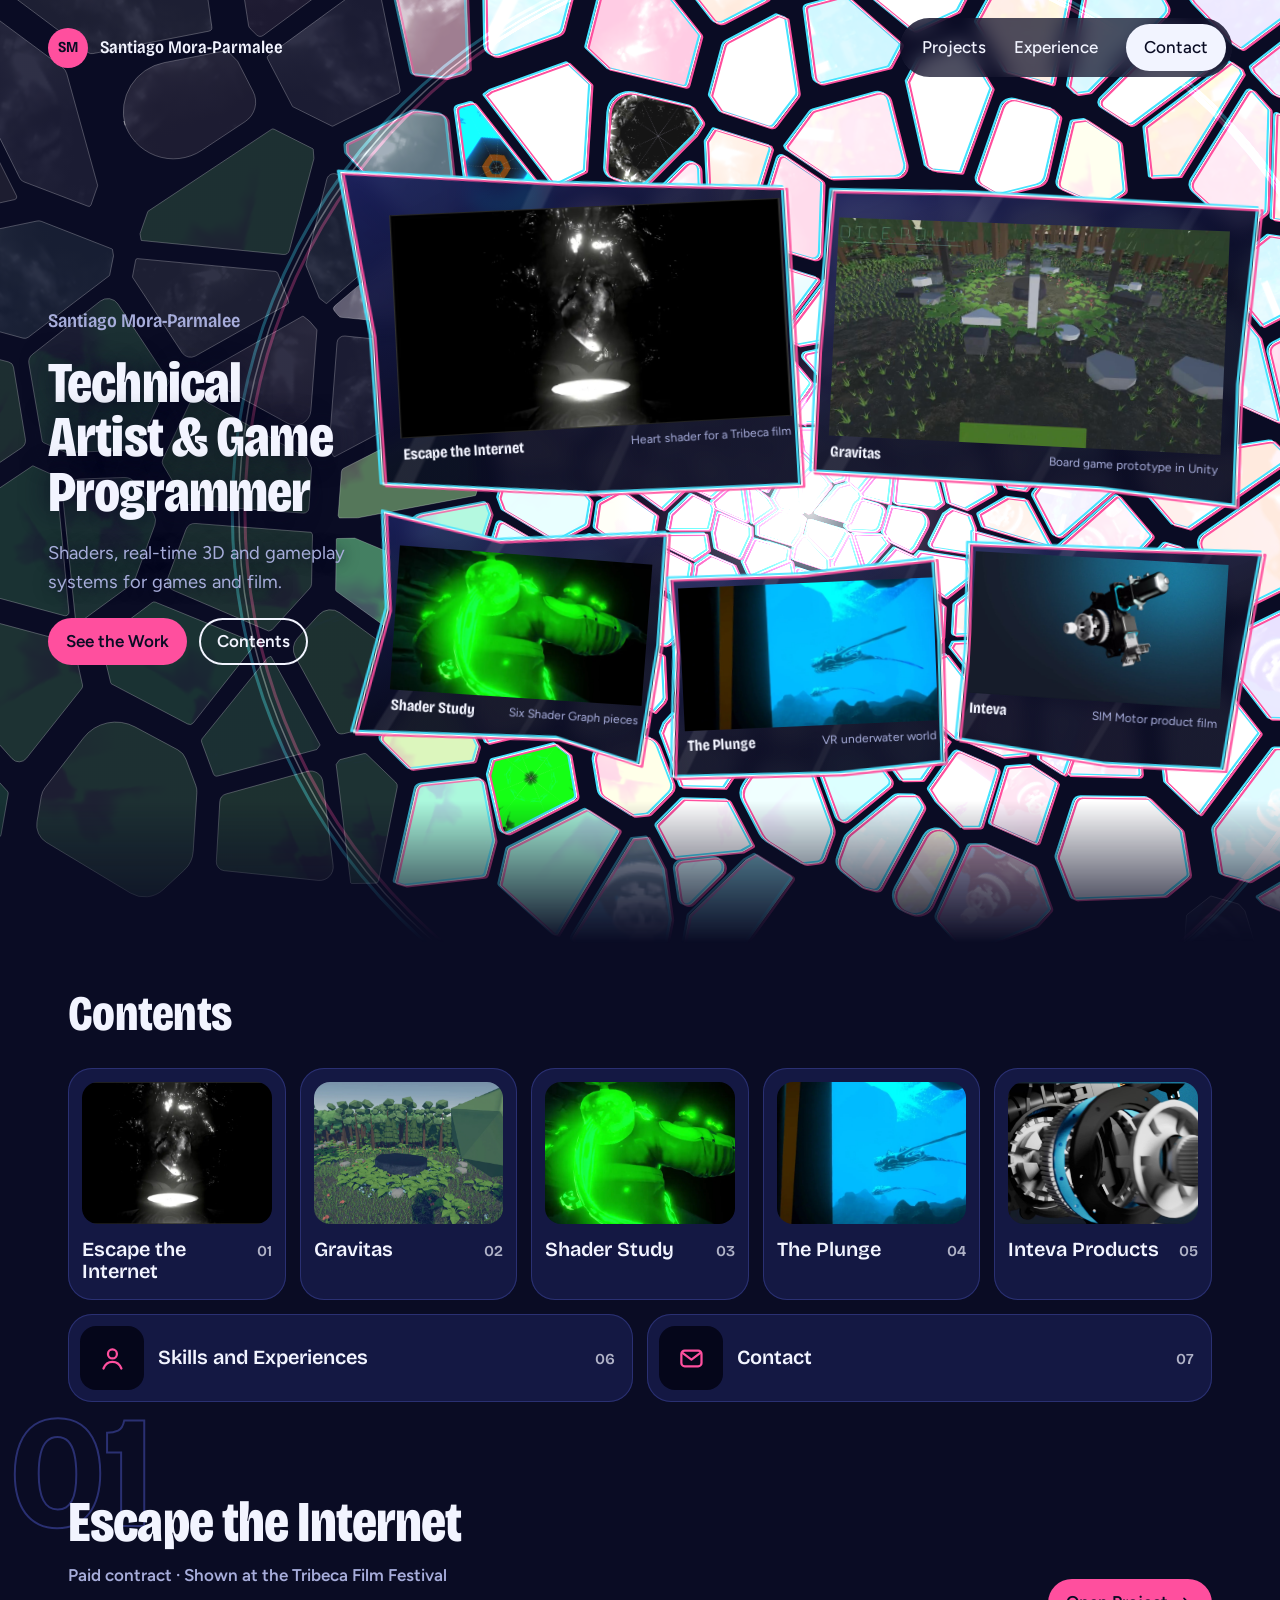
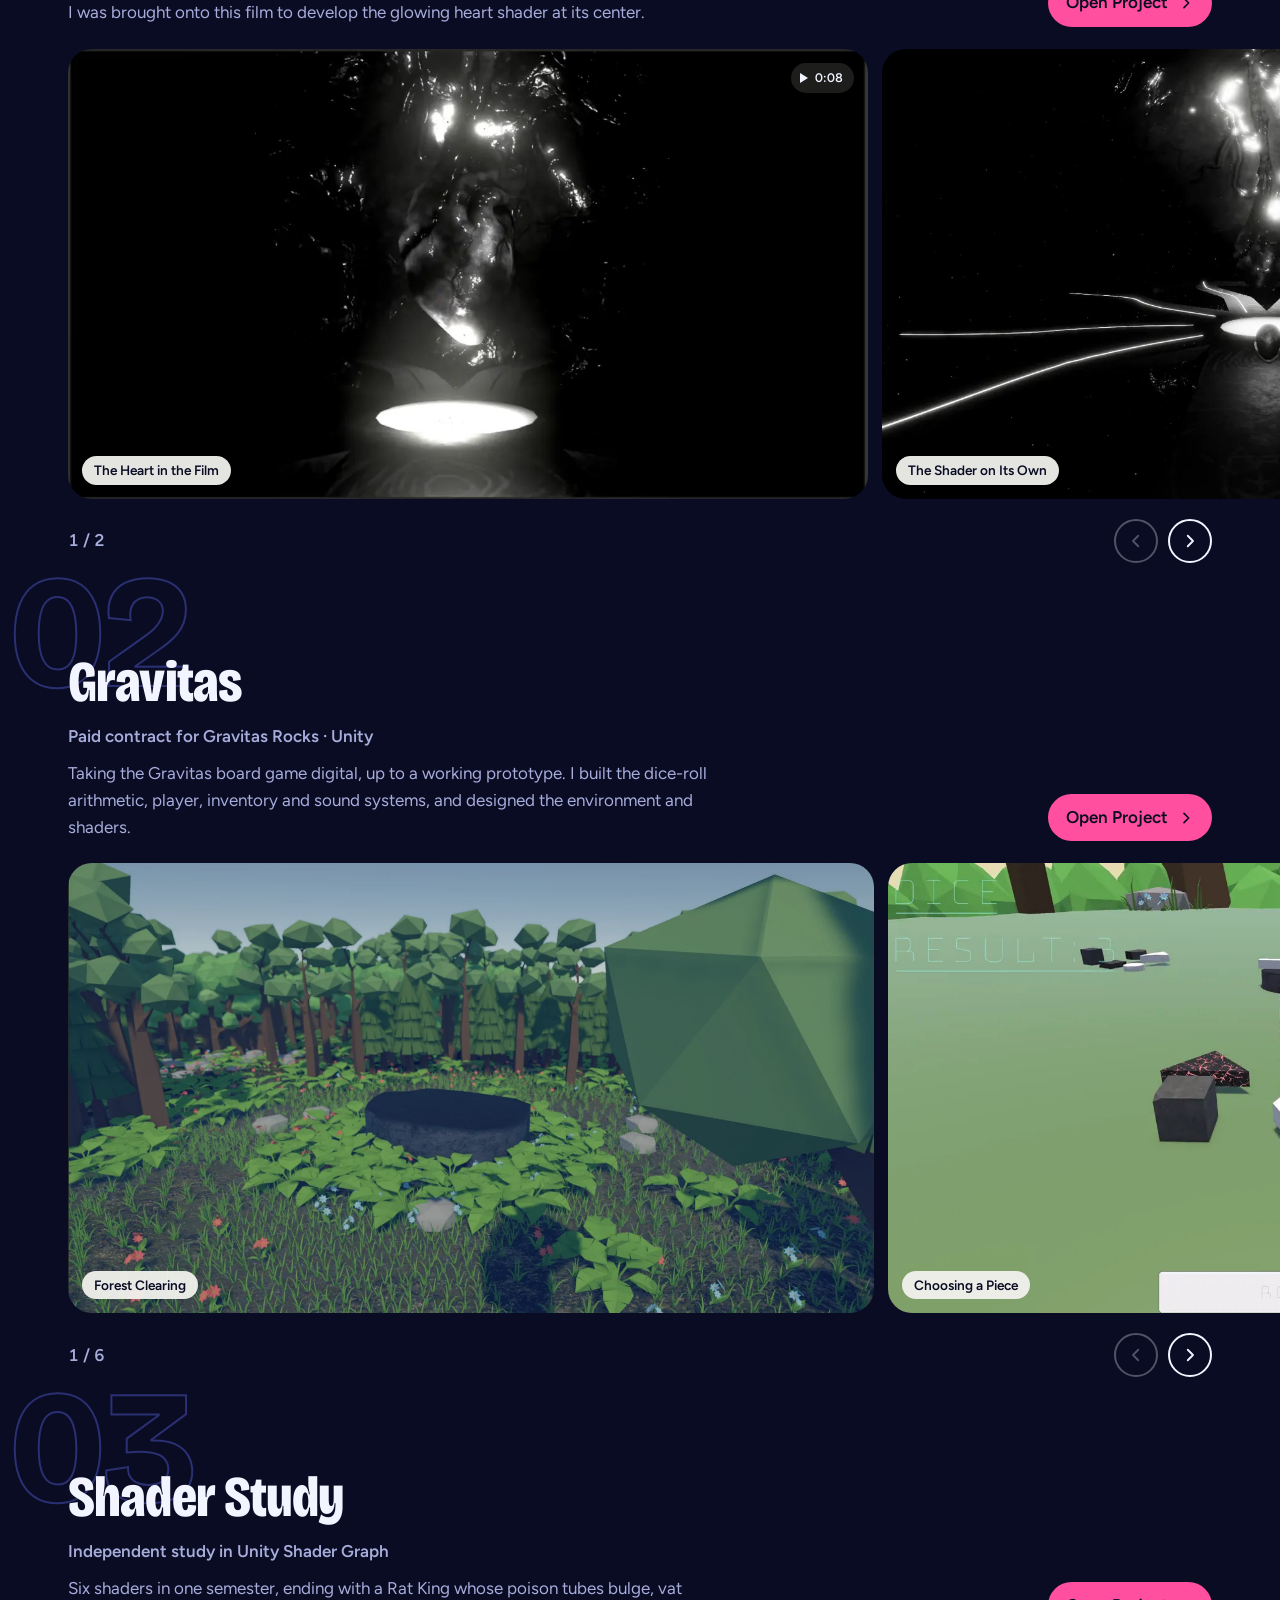
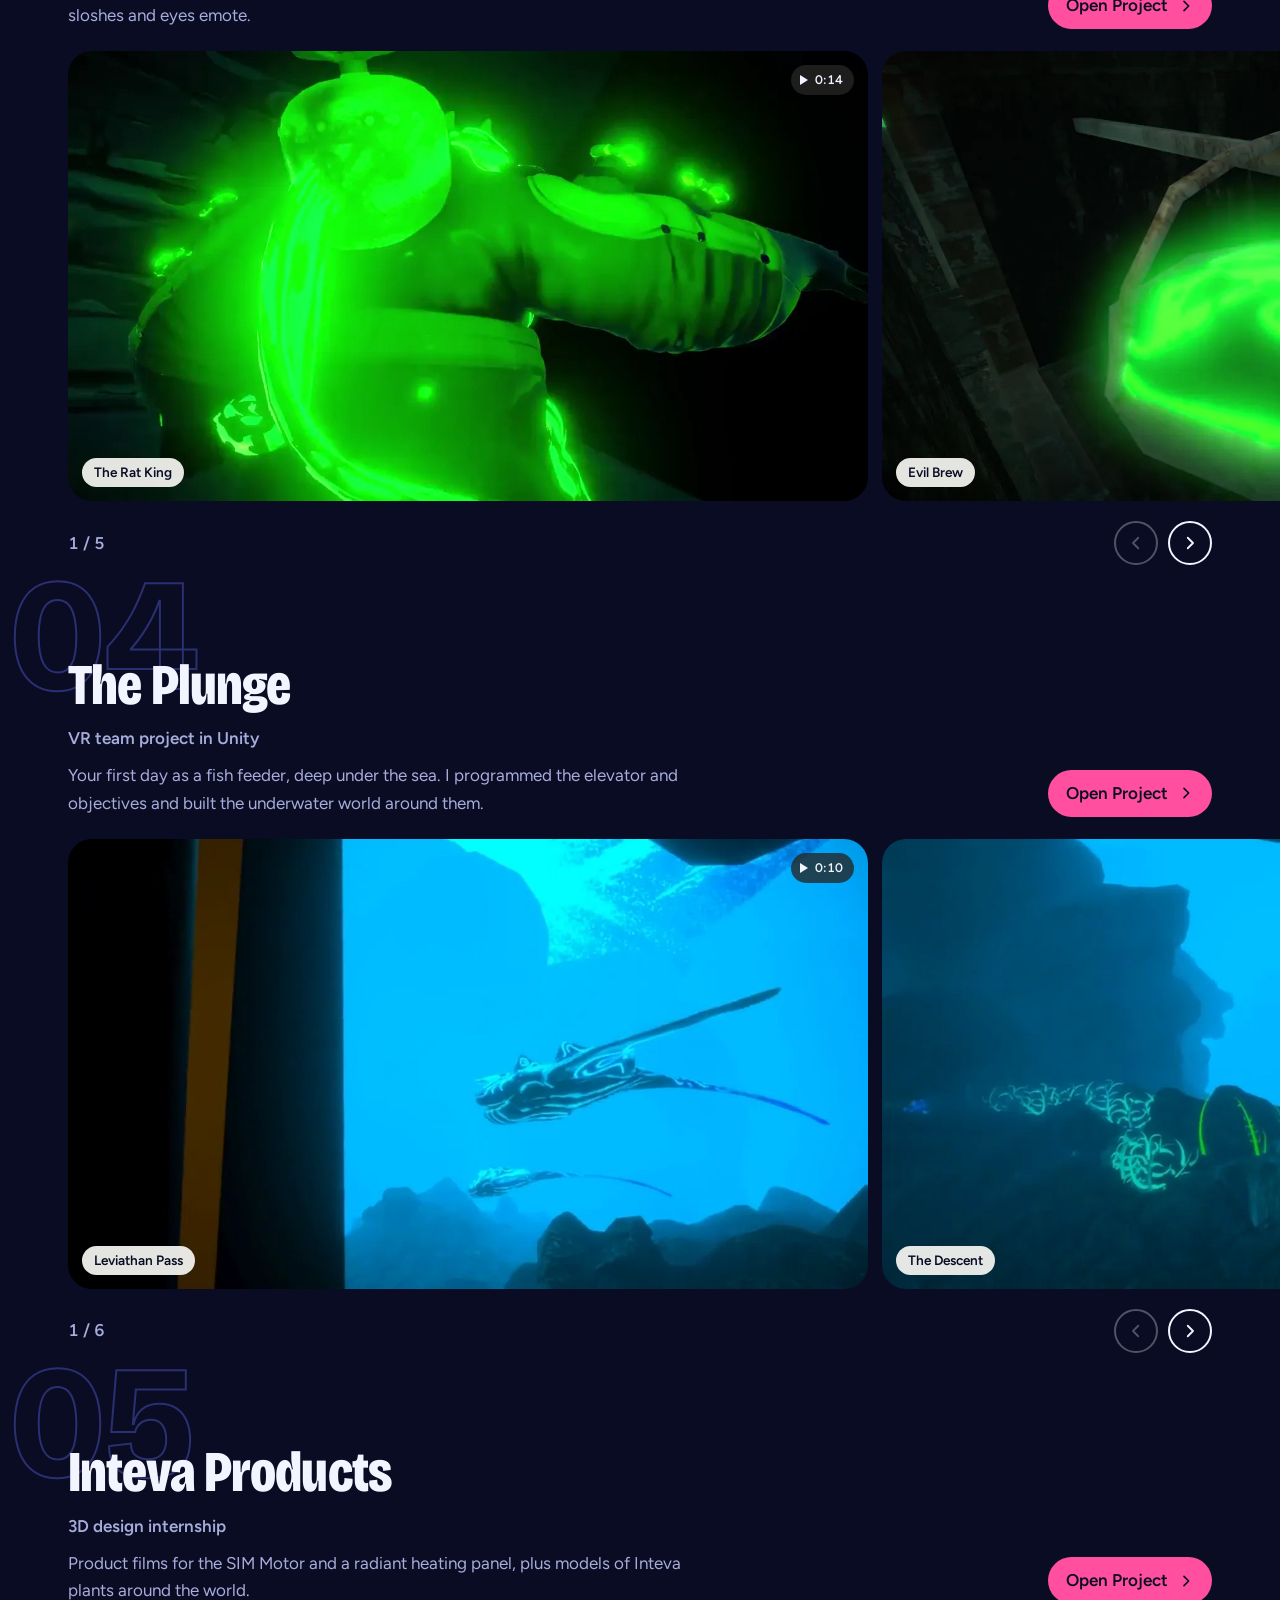
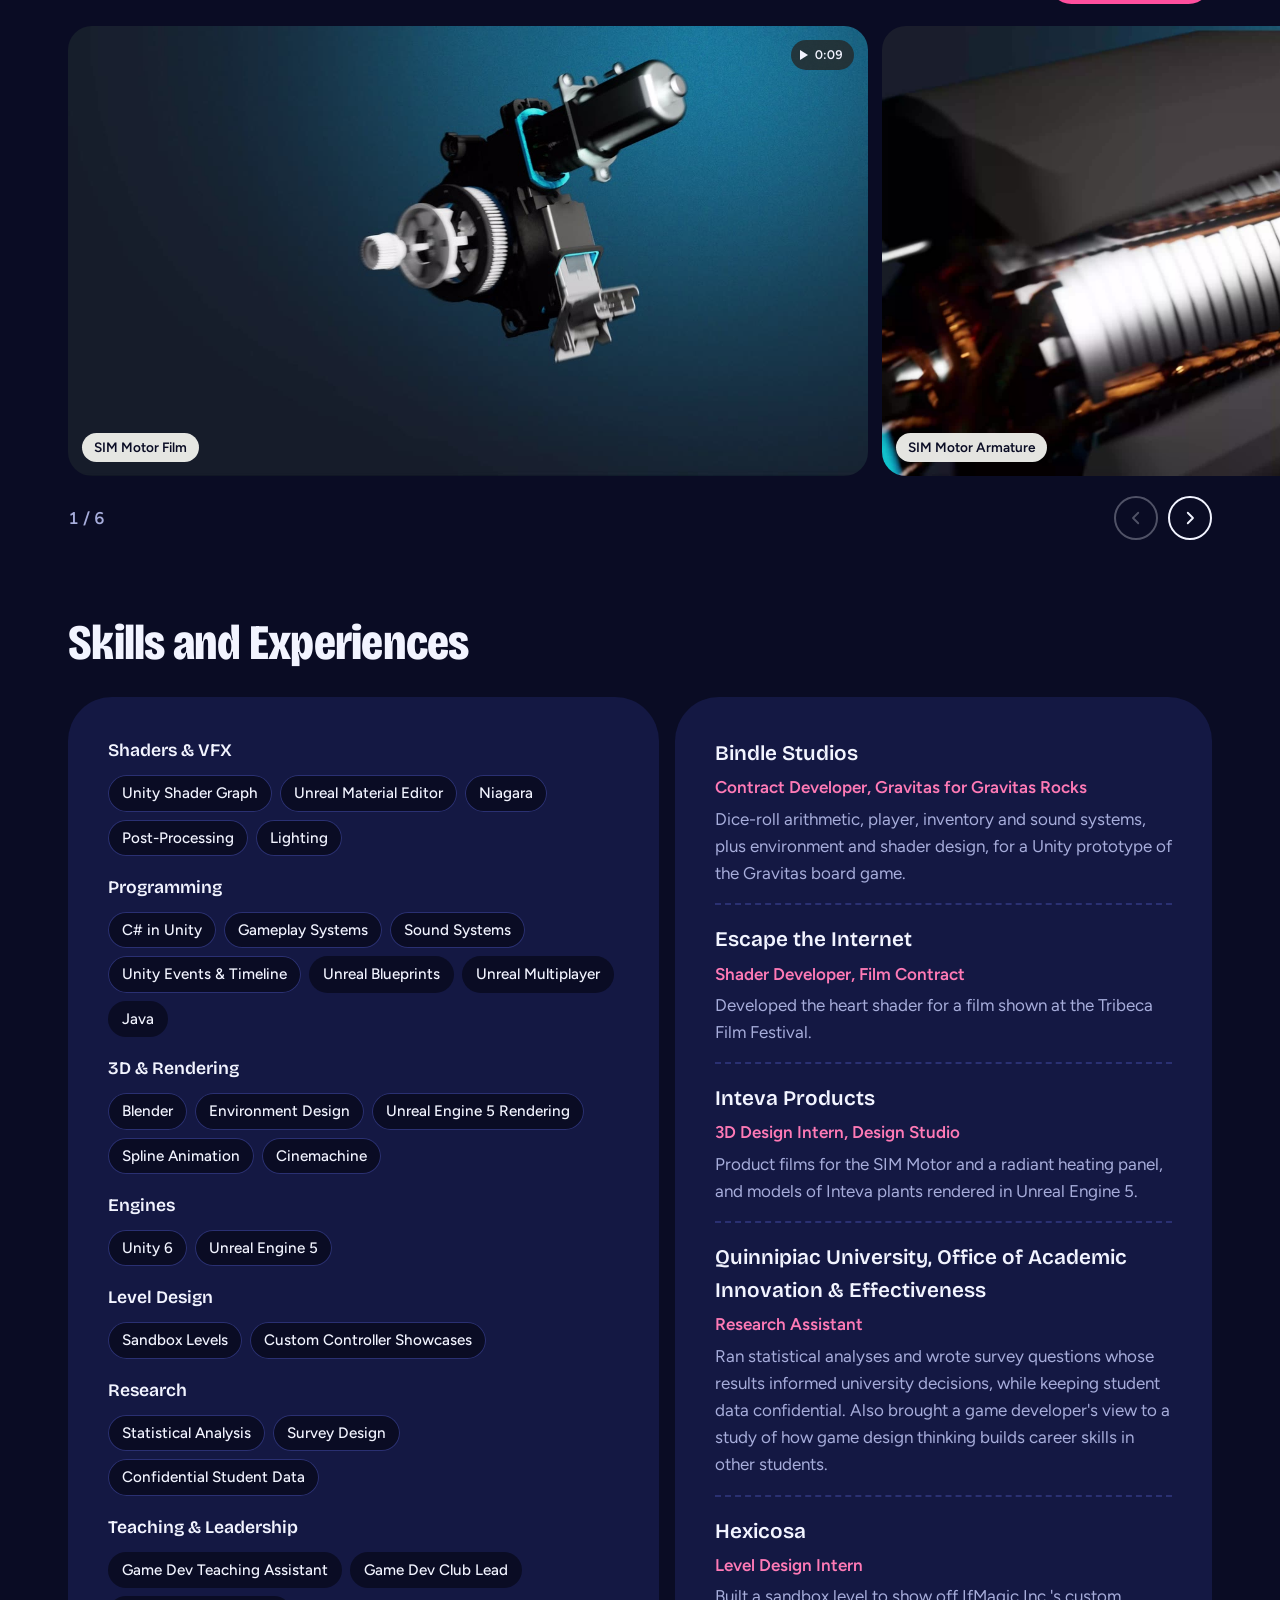
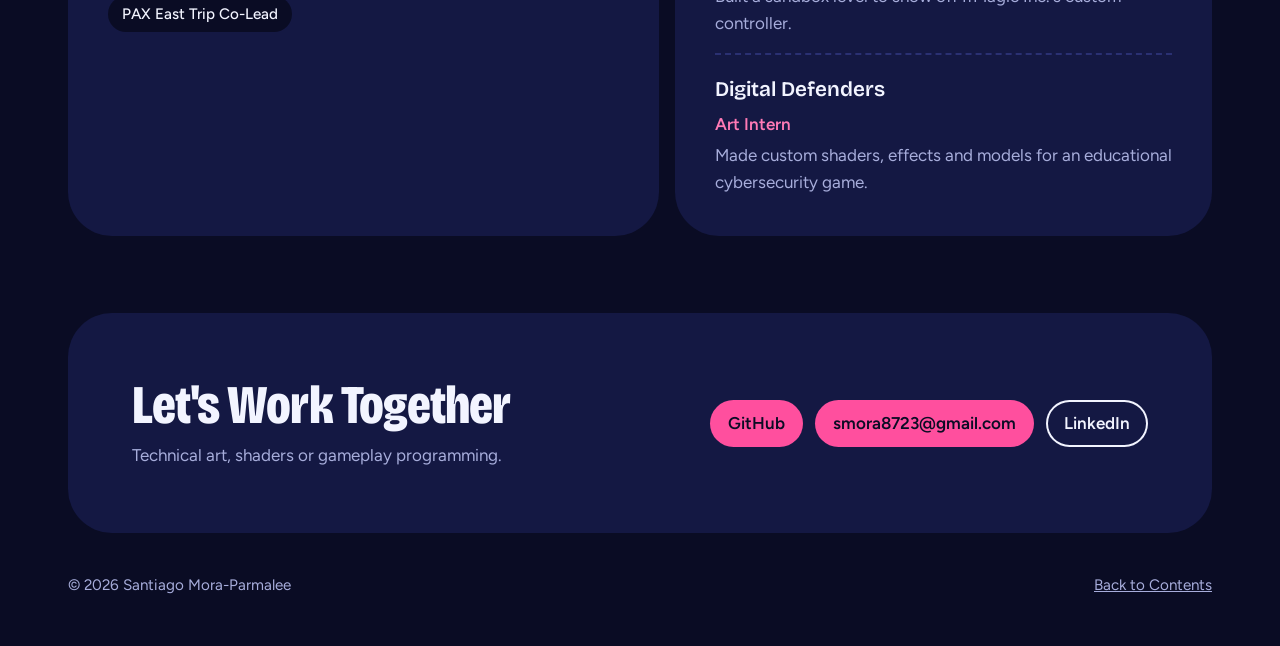
<file: index.html>
<!doctype html>
<html lang="en">
<head>
<meta charset="utf-8">
<meta name="viewport" content="width=device-width, initial-scale=1, viewport-fit=cover">
<title>Santiago Mora-Parmalee</title>
<meta name="description" content="Technical artist and game programmer. Shaders, real-time 3D and gameplay systems for games and film, in Unity and Unreal Engine 5.">
<link rel="preconnect" href="https://fonts.googleapis.com">
<link rel="preconnect" href="https://fonts.gstatic.com" crossorigin>
<link rel="stylesheet" href="https://fonts.googleapis.com/css2?family=Bricolage+Grotesque:opsz,wdth,wght@12..96,75..100,400..800&family=Figtree:wght@400;500;600;700&display=swap">
<link rel="stylesheet" href="css/site.css">
<link rel="stylesheet" href="css/fracture.css">
</head>
<body class="fx">

<header class="site-head home-head">
  <div class="wrap">
    <a class="brand" href="index.html"><span class="mark">SM</span>Santiago Mora-Parmalee</a>
    <nav class="site-nav" aria-label="Main">
      <a href="#contents">Projects</a>
      <a href="#about">Experience</a>
      <a class="pill" href="#contact">Contact</a>
    </nav>
  </div>
</header>

<main>
  <section class="fx-hero" aria-labelledby="hero-title">
    <canvas class="fx-field" aria-hidden="true"></canvas>
    <div class="fx-inner">
      <div class="fx-text">
        <p class="hero-name">Santiago Mora-Parmalee</p>
        <h1 id="hero-title">Technical Artist &amp; Game Programmer</h1>
        <p class="hero-lede">Shaders, real-time 3D and gameplay systems for games and film.</p>
        <div class="hero-actions">
          <a class="pill gold" href="#work">See the Work</a>
          <a class="pill ghost" href="#contents">Contents</a>
        </div>
      </div>
      <div class="fx-stage">
        <a class="shard" href="escape-the-internet.html"><video class="loop" src="../media/escape/heart-in-film.mp4" poster="../media/escape/heart-in-film.jpg" width="1280" height="720" data-len="0:08" muted loop playsinline preload="none" aria-label="Glowing heart shader floating in a beam of light"></video><span class="shard-cap"><strong>Escape the Internet</strong><span>Heart shader for a Tribeca film</span></span></a>
        <a class="shard" href="gravitas.html"><video class="loop" src="../media/gravitas/round-start.mp4" poster="../media/gravitas/round-start.jpg" width="1280" height="720" data-len="0:08" muted loop playsinline preload="none" aria-label="Camera circling the players' pieces laid out around the clearing, then settling on the first player's set"></video><span class="shard-cap"><strong>Gravitas</strong><span>Board game prototype in Unity</span></span></a>
        <a class="shard" href="shader-study.html"><video class="loop" src="../media/shader/ratking-final.mp4" poster="../media/shader/ratking-final.jpg" width="1280" height="720" data-len="0:14" muted loop playsinline preload="none" aria-label="The Rat King, glowing green poison shaders"></video><span class="shard-cap"><strong>Shader Study</strong><span>Six Shader Graph pieces</span></span></a>
        <a class="shard" href="the-plunge.html"><video class="loop" src="../media/plunge/postprocess-global.mp4" poster="../media/plunge/postprocess-global.jpg" width="1280" height="720" data-len="0:10" muted loop playsinline preload="none" aria-label="A leviathan swimming past the diving pod"></video><span class="shard-cap"><strong>The Plunge</strong><span>VR underwater world</span></span></a>
        <a class="shard" href="inteva.html"><video class="loop" src="../media/inteva/motor-flythrough.mp4" poster="../media/inteva/motor-flythrough.jpg" width="1280" height="720" data-len="0:09" muted loop playsinline preload="none" aria-label="Camera flying through the SIM Motor animation"></video><span class="shard-cap"><strong>Inteva</strong><span>SIM Motor product film</span></span></a>
      </div>
    </div>
  </section>

  <section class="section wrap" id="contents" aria-labelledby="contents-t">
    <div class="section-head">
      <h2 id="contents-t">Contents</h2>
    </div>
    <ol class="contents">
      <li class="proj"><a href="#escape-the-internet"><span class="thumb"><img src="../media/escape/heart-in-film.jpg" alt="" loading="lazy"></span><span class="row"><span class="t">Escape the Internet</span><span class="num">01</span></span></a></li>
      <li class="proj"><a href="#gravitas"><span class="thumb"><img src="../media/gravitas/forest-01.jpg" alt="" loading="lazy"></span><span class="row"><span class="t">Gravitas</span><span class="num">02</span></span></a></li>
      <li class="proj"><a href="#shader-study"><span class="thumb"><img src="../media/shader/ratking-final.jpg" alt="" loading="lazy"></span><span class="row"><span class="t">Shader Study</span><span class="num">03</span></span></a></li>
      <li class="proj"><a href="#the-plunge"><span class="thumb"><img src="../media/plunge/postprocess-global.jpg" alt="" loading="lazy"></span><span class="row"><span class="t">The Plunge</span><span class="num">04</span></span></a></li>
      <li class="proj"><a href="#inteva"><span class="thumb"><img src="../media/inteva/motor-gears.jpg" alt="" loading="lazy"></span><span class="row"><span class="t">Inteva Products</span><span class="num">05</span></span></a></li>
      <li class="mini"><a href="#about"><span class="thumb icon"><svg viewBox="0 0 24 24" fill="none" stroke="currentColor" stroke-width="2" stroke-linecap="round" stroke-linejoin="round" aria-hidden="true"><circle cx="12" cy="8" r="4"/><path d="M4 21c1.5-4 4.5-6 8-6s6.5 2 8 6"/></svg></span><span class="row"><span class="t">Skills and Experiences</span><span class="num">06</span></span></a></li>
      <li class="mini"><a href="#contact"><span class="thumb icon"><svg viewBox="0 0 24 24" fill="none" stroke="currentColor" stroke-width="2" stroke-linecap="round" stroke-linejoin="round" aria-hidden="true"><rect x="3" y="5" width="18" height="14" rx="3"/><path d="M4 7l8 6 8-6"/></svg></span><span class="row"><span class="t">Contact</span><span class="num">07</span></span></a></li>
    </ol>
  </section>

  <div id="work">
  <section class="post" id="escape-the-internet" aria-labelledby="escape-the-internet-t">
    <div class="wrap post-head">
      <span class="ghost-num" aria-hidden="true">01</span>
      <div>
        <h2 id="escape-the-internet-t">Escape the Internet</h2>
        <p class="post-meta">Paid contract · Shown at the Tribeca Film Festival</p>
        <p class="sum">I was brought onto this film to develop the glowing heart shader at its center.</p>
      </div>
      <a class="pill gold" href="escape-the-internet.html">Open Project <svg width="16" height="16" viewBox="0 0 24 24" fill="none" stroke="currentColor" stroke-width="2.4" stroke-linecap="round" stroke-linejoin="round" aria-hidden="true"><path d="M9 5l7 7-7 7"/></svg></a>
    </div>
  <div class="reel" data-reel>
    <div class="reel-track" role="group" aria-label="Escape the Internet clips">
      <figure class="slide" style="--ar:1778 / 1000"><video class="loop" src="../media/escape/heart-in-film.mp4" poster="../media/escape/heart-in-film.jpg" width="1280" height="720" data-len="0:08" muted loop playsinline preload="none" aria-label="Glowing heart hovering in a beam of light"></video><figcaption class="cap">The Heart in the Film</figcaption></figure>
      <figure class="slide" style="--ar:1778 / 1000"><video class="loop" src="../media/escape/heart-isolated.mp4" poster="../media/escape/heart-isolated.jpg" width="1280" height="720" data-len="0:10" muted loop playsinline preload="none" aria-label="Heart shader glowing above a flower-shaped base"></video><figcaption class="cap">The Shader on Its Own</figcaption></figure>
    </div>
    <div class="wrap reel-bar">
      <span class="count" aria-live="polite">1 / 2</span>
      <span class="btns"><button class="circle-arrow" type="button" data-prev aria-label="Previous"><svg viewBox="0 0 24 24" fill="none" stroke="currentColor" stroke-width="2.4" stroke-linecap="round" stroke-linejoin="round" aria-hidden="true"><path d="M15 5l-7 7 7 7"/></svg></button><button class="circle-arrow" type="button" data-next aria-label="Next"><svg viewBox="0 0 24 24" fill="none" stroke="currentColor" stroke-width="2.4" stroke-linecap="round" stroke-linejoin="round" aria-hidden="true"><path d="M9 5l7 7-7 7"/></svg></button></span>
    </div>
  </div>
  </section>

  <section class="post" id="gravitas" aria-labelledby="gravitas-t">
    <div class="wrap post-head">
      <span class="ghost-num" aria-hidden="true">02</span>
      <div>
        <h2 id="gravitas-t">Gravitas</h2>
        <p class="post-meta">Paid contract for Gravitas Rocks · Unity</p>
        <p class="sum">Taking the Gravitas board game digital, up to a working prototype. I built the dice-roll arithmetic, player, inventory and sound systems, and designed the environment and shaders.</p>
      </div>
      <a class="pill gold" href="gravitas.html">Open Project <svg width="16" height="16" viewBox="0 0 24 24" fill="none" stroke="currentColor" stroke-width="2.4" stroke-linecap="round" stroke-linejoin="round" aria-hidden="true"><path d="M9 5l7 7-7 7"/></svg></a>
    </div>
  <div class="reel" data-reel>
    <div class="reel-track" role="group" aria-label="Gravitas clips">
      <figure class="slide" style="--ar:1792 / 1000"><button class="zoom" type="button" aria-label="Enlarge: Low-poly forest clearing with the base rock in the middle"><img src="../media/gravitas/forest-01.jpg" width="1600" height="893" loading="lazy" alt="Low-poly forest clearing with the base rock in the middle"></button><figcaption class="cap">Forest Clearing</figcaption></figure>
      <figure class="slide" style="--ar:1778 / 1000"><video class="loop" src="../media/gravitas/piece-select.mp4" poster="../media/gravitas/piece-select.jpg" width="1280" height="720" data-len="0:04" muted loop playsinline preload="none" aria-label="Row of pieces to choose from after a dice roll"></video><figcaption class="cap">Choosing a Piece</figcaption></figure>
      <figure class="slide" style="--ar:1778 / 1000"><video class="loop" src="../media/gravitas/stacking.mp4" poster="../media/gravitas/stacking.jpg" width="1280" height="720" data-len="0:09" muted loop playsinline preload="none" aria-label="Textured piece landing on the glowing pile"></video><figcaption class="cap">Stacking</figcaption></figure>
      <figure class="slide" style="--ar:1778 / 1000"><video class="loop" src="../media/gravitas/landing-indicator.mp4" poster="../media/gravitas/landing-indicator.jpg" width="1280" height="720" data-len="0:05" muted loop playsinline preload="none" aria-label="Shadow circle showing where the held piece will land"></video><figcaption class="cap">Landing Indicator</figcaption></figure>
      <figure class="slide" style="--ar:1778 / 1000"><video class="loop" src="../media/gravitas/title-players.mp4" poster="../media/gravitas/title-players.jpg" width="1280" height="720" data-len="0:07" muted loop playsinline preload="none" aria-label="Title screen with players being added"></video><figcaption class="cap">Adding Players</figcaption></figure>
      <figure class="slide" style="--ar:1786 / 1000"><button class="zoom" type="button" aria-label="Enlarge: The clearing seen between tree trunks"><img src="../media/gravitas/forest-02.jpg" width="1600" height="896" loading="lazy" alt="The clearing seen between tree trunks"></button><figcaption class="cap">Through the Trees</figcaption></figure>
    </div>
    <div class="wrap reel-bar">
      <span class="count" aria-live="polite">1 / 6</span>
      <span class="btns"><button class="circle-arrow" type="button" data-prev aria-label="Previous"><svg viewBox="0 0 24 24" fill="none" stroke="currentColor" stroke-width="2.4" stroke-linecap="round" stroke-linejoin="round" aria-hidden="true"><path d="M15 5l-7 7 7 7"/></svg></button><button class="circle-arrow" type="button" data-next aria-label="Next"><svg viewBox="0 0 24 24" fill="none" stroke="currentColor" stroke-width="2.4" stroke-linecap="round" stroke-linejoin="round" aria-hidden="true"><path d="M9 5l7 7-7 7"/></svg></button></span>
    </div>
  </div>
  </section>

  <section class="post" id="shader-study" aria-labelledby="shader-study-t">
    <div class="wrap post-head">
      <span class="ghost-num" aria-hidden="true">03</span>
      <div>
        <h2 id="shader-study-t">Shader Study</h2>
        <p class="post-meta">Independent study in Unity Shader Graph</p>
        <p class="sum">Six shaders in one semester, ending with a Rat King whose poison tubes bulge, vat sloshes and eyes emote.</p>
      </div>
      <a class="pill gold" href="shader-study.html">Open Project <svg width="16" height="16" viewBox="0 0 24 24" fill="none" stroke="currentColor" stroke-width="2.4" stroke-linecap="round" stroke-linejoin="round" aria-hidden="true"><path d="M9 5l7 7-7 7"/></svg></a>
    </div>
  <div class="reel" data-reel>
    <div class="reel-track" role="group" aria-label="Shader Study clips">
      <figure class="slide" style="--ar:1778 / 1000"><video class="loop" src="../media/shader/ratking-final.mp4" poster="../media/shader/ratking-final.jpg" width="1280" height="720" data-len="0:14" muted loop playsinline preload="none" aria-label="The Rat King character glowing green"></video><figcaption class="cap">The Rat King</figcaption></figure>
      <figure class="slide" style="--ar:1778 / 1000"><video class="loop" src="../media/shader/evil-brew.mp4" poster="../media/shader/evil-brew.jpg" width="1280" height="720" data-len="0:10" muted loop playsinline preload="none" aria-label="Swirling green cauldron liquid"></video><figcaption class="cap">Evil Brew</figcaption></figure>
      <figure class="slide" style="--ar:1778 / 1000"><video class="loop" src="../media/shader/galactic-mushroom.mp4" poster="../media/shader/galactic-mushroom.jpg" width="1280" height="720" data-len="0:10" muted loop playsinline preload="none" aria-label="Red mushrooms with panning stars"></video><figcaption class="cap">Galactic Mushroom</figcaption></figure>
      <figure class="slide" style="--ar:1778 / 1000"><video class="loop" src="../media/shader/animated-flag.mp4" poster="../media/shader/animated-flag.jpg" width="1280" height="720" data-len="0:09" muted loop playsinline preload="none" aria-label="Union Jack waving on a warship"></video><figcaption class="cap">Animated Flag</figcaption></figure>
      <figure class="slide" style="--ar:1866 / 1000"><video class="loop" src="../media/shader/ratking-eye-shader.mp4" poster="../media/shader/ratking-eye-shader.jpg" width="1280" height="686" data-len="0:37" muted loop playsinline preload="none" aria-label="Procedural X-shaped eyes changing expression"></video><figcaption class="cap">Rat King Eyes</figcaption></figure>
    </div>
    <div class="wrap reel-bar">
      <span class="count" aria-live="polite">1 / 5</span>
      <span class="btns"><button class="circle-arrow" type="button" data-prev aria-label="Previous"><svg viewBox="0 0 24 24" fill="none" stroke="currentColor" stroke-width="2.4" stroke-linecap="round" stroke-linejoin="round" aria-hidden="true"><path d="M15 5l-7 7 7 7"/></svg></button><button class="circle-arrow" type="button" data-next aria-label="Next"><svg viewBox="0 0 24 24" fill="none" stroke="currentColor" stroke-width="2.4" stroke-linecap="round" stroke-linejoin="round" aria-hidden="true"><path d="M9 5l7 7-7 7"/></svg></button></span>
    </div>
  </div>
  </section>

  <section class="post" id="the-plunge" aria-labelledby="the-plunge-t">
    <div class="wrap post-head">
      <span class="ghost-num" aria-hidden="true">04</span>
      <div>
        <h2 id="the-plunge-t">The Plunge</h2>
        <p class="post-meta">VR team project in Unity</p>
        <p class="sum">Your first day as a fish feeder, deep under the sea. I programmed the elevator and objectives and built the underwater world around them.</p>
      </div>
      <a class="pill gold" href="the-plunge.html">Open Project <svg width="16" height="16" viewBox="0 0 24 24" fill="none" stroke="currentColor" stroke-width="2.4" stroke-linecap="round" stroke-linejoin="round" aria-hidden="true"><path d="M9 5l7 7-7 7"/></svg></a>
    </div>
  <div class="reel" data-reel>
    <div class="reel-track" role="group" aria-label="The Plunge clips">
      <figure class="slide" style="--ar:1778 / 1000"><video class="loop" src="../media/plunge/postprocess-global.mp4" poster="../media/plunge/postprocess-global.jpg" width="1280" height="720" data-len="0:10" muted loop playsinline preload="none" aria-label="A leviathan swimming past the pod"></video><figcaption class="cap">Leviathan Pass</figcaption></figure>
      <figure class="slide" style="--ar:1778 / 1000"><video class="loop" src="../media/plunge/ecosystem-overview.mp4" poster="../media/plunge/ecosystem-overview.jpg" width="1280" height="720" data-len="0:14" muted loop playsinline preload="none" aria-label="Kelp and rocks drifting past the pod window"></video><figcaption class="cap">The Descent</figcaption></figure>
      <figure class="slide" style="--ar:1307 / 1000"><button class="zoom" type="button" aria-label="Enlarge: Leviathan creature following a spline path"><img src="../media/plunge/creature-leviathan.jpg" width="919" height="703" loading="lazy" alt="Leviathan creature following a spline path"></button><figcaption class="cap">Leviathan on Its Spline</figcaption></figure>
      <figure class="slide" style="--ar:1778 / 1000"><video class="loop" src="../media/plunge/lighting-fog.mp4" poster="../media/plunge/lighting-fog.jpg" width="1280" height="720" data-len="0:09" muted loop playsinline preload="none" aria-label="Pod lights cutting through dark fog"></video><figcaption class="cap">Fog and Spotlights</figcaption></figure>
      <figure class="slide" style="--ar:1644 / 1000"><button class="zoom" type="button" aria-label="Enlarge: Rocky underwater ravine with kelp"><img src="../media/plunge/environment-ravine-01.jpg" width="1600" height="973" loading="lazy" alt="Rocky underwater ravine with kelp"></button><figcaption class="cap">The Ravine</figcaption></figure>
      <figure class="slide" style="--ar:1778 / 1000"><video class="loop" src="../media/plunge/elevator.mp4" poster="../media/plunge/elevator.jpg" width="1280" height="720" data-len="0:11" muted loop playsinline preload="none" aria-label="Inside the pod moving between floors"></video><figcaption class="cap">Pod Elevator</figcaption></figure>
    </div>
    <div class="wrap reel-bar">
      <span class="count" aria-live="polite">1 / 6</span>
      <span class="btns"><button class="circle-arrow" type="button" data-prev aria-label="Previous"><svg viewBox="0 0 24 24" fill="none" stroke="currentColor" stroke-width="2.4" stroke-linecap="round" stroke-linejoin="round" aria-hidden="true"><path d="M15 5l-7 7 7 7"/></svg></button><button class="circle-arrow" type="button" data-next aria-label="Next"><svg viewBox="0 0 24 24" fill="none" stroke="currentColor" stroke-width="2.4" stroke-linecap="round" stroke-linejoin="round" aria-hidden="true"><path d="M9 5l7 7-7 7"/></svg></button></span>
    </div>
  </div>
  </section>

  <section class="post" id="inteva" aria-labelledby="inteva-t">
    <div class="wrap post-head">
      <span class="ghost-num" aria-hidden="true">05</span>
      <div>
        <h2 id="inteva-t">Inteva Products</h2>
        <p class="post-meta">3D design internship</p>
        <p class="sum">Product films for the SIM Motor and a radiant heating panel, plus models of Inteva plants around the world.</p>
      </div>
      <a class="pill gold" href="inteva.html">Open Project <svg width="16" height="16" viewBox="0 0 24 24" fill="none" stroke="currentColor" stroke-width="2.4" stroke-linecap="round" stroke-linejoin="round" aria-hidden="true"><path d="M9 5l7 7-7 7"/></svg></a>
    </div>
  <div class="reel" data-reel>
    <div class="reel-track" role="group" aria-label="Inteva work">
      <figure class="slide" style="--ar:1778 / 1000"><video class="loop" src="../media/inteva/motor-flythrough.mp4" poster="../media/inteva/motor-flythrough.jpg" width="1280" height="720" data-len="0:09" muted loop playsinline preload="none" aria-label="Camera flying through the SIM Motor's gears and armature"></video><figcaption class="cap">SIM Motor Film</figcaption></figure>
      <figure class="slide" style="--ar:1778 / 1000"><button class="zoom" type="button" aria-label="Enlarge: Copper windings on the SIM Motor armature"><img src="../media/inteva/motor-armature.jpg" width="1920" height="1080" loading="lazy" alt="Copper windings on the SIM Motor armature"></button><figcaption class="cap">SIM Motor Armature</figcaption></figure>
      <figure class="slide" style="--ar:1600 / 1000"><button class="zoom" type="button" aria-label="Enlarge: Grasbrunn building model"><img src="../media/inteva/model-grasbrunn.jpg" width="1280" height="800" loading="lazy" alt="Grasbrunn building model"></button><figcaption class="cap">Grasbrunn</figcaption></figure>
      <figure class="slide" style="--ar:1778 / 1000"><video class="loop" src="../media/inteva/radiant-panel-animation.mp4" poster="../media/inteva/radiant-panel-animation.jpg" width="1920" height="1080" data-len="0:19" muted loop playsinline preload="none" aria-label="Product film for a radiant heating panel"></video><figcaption class="cap">Radiant Panel Film</figcaption></figure>
      <figure class="slide" style="--ar:1600 / 1000"><button class="zoom" type="button" aria-label="Enlarge: Adrian plant model"><img src="../media/inteva/model-adrian.jpg" width="1280" height="800" loading="lazy" alt="Adrian plant model"></button><figcaption class="cap">Adrian</figcaption></figure>
      <figure class="slide" style="--ar:1778 / 1000"><video class="loop" src="../media/inteva/panel-exploded-view.mp4" poster="../media/inteva/panel-exploded-view.jpg" width="1920" height="1080" data-len="0:07" muted loop playsinline preload="none" aria-label="Exploded view of the heating panel layers"></video><figcaption class="cap">Exploded View</figcaption></figure>
    </div>
    <div class="wrap reel-bar">
      <span class="count" aria-live="polite">1 / 6</span>
      <span class="btns"><button class="circle-arrow" type="button" data-prev aria-label="Previous"><svg viewBox="0 0 24 24" fill="none" stroke="currentColor" stroke-width="2.4" stroke-linecap="round" stroke-linejoin="round" aria-hidden="true"><path d="M15 5l-7 7 7 7"/></svg></button><button class="circle-arrow" type="button" data-next aria-label="Next"><svg viewBox="0 0 24 24" fill="none" stroke="currentColor" stroke-width="2.4" stroke-linecap="round" stroke-linejoin="round" aria-hidden="true"><path d="M9 5l7 7-7 7"/></svg></button></span>
    </div>
  </div>
  </section>
  </div>

  <section class="section wrap" id="about" aria-labelledby="about-t">
    <div class="section-head"><h2 id="about-t">Skills and Experiences</h2></div>
    <div class="about-grid">
      <div class="card">
        <div class="skill-group"><h4>Shaders &amp; VFX</h4><ul class="chips"><li><a class="skill" href="shader-study.html#rat-king" title="See it in Shader Study: The Rat King">Unity Shader Graph</a></li><li><a class="skill" href="inteva.html#plants" title="See it in Inteva Products: Plant Models">Unreal Material Editor</a></li><li><a class="skill" href="inteva.html#motor" title="See it in Inteva Products: SIM Motor Film">Niagara</a></li><li><a class="skill" href="the-plunge.html#post" title="See it in The Plunge: Post-Processing">Post-Processing</a></li><li><a class="skill" href="the-plunge.html#lighting" title="See it in The Plunge: Lighting">Lighting</a></li></ul></div>
        <div class="skill-group"><h4>Programming</h4><ul class="chips"><li><a class="skill" href="the-plunge.html#elevator" title="See it in The Plunge: Elevator">C# in Unity</a></li><li><a class="skill" href="gravitas.html#programming" title="See it in Gravitas: Programming">Gameplay Systems</a></li><li><a class="skill" href="gravitas.html#sound" title="See it in Gravitas: Sound">Sound Systems</a></li><li><a class="skill" href="the-plunge.html#objectives" title="See it in The Plunge: Floor Objectives">Unity Events &amp; Timeline</a></li><li>Unreal Blueprints</li><li>Unreal Multiplayer</li><li>Java</li></ul></div>
        <div class="skill-group"><h4>3D &amp; Rendering</h4><ul class="chips"><li><a class="skill" href="inteva.html#plants" title="See it in Inteva Products: Plant Models">Blender</a></li><li><a class="skill" href="gravitas.html#environment" title="See it in Gravitas: Environment">Environment Design</a></li><li><a class="skill" href="inteva.html#plants" title="See it in Inteva Products: Plant Models">Unreal Engine 5 Rendering</a></li><li><a class="skill" href="the-plunge.html#ecosystem" title="See it in The Plunge: Ecosystem">Spline Animation</a></li><li><a class="skill" href="inteva.html#motor" title="See it in Inteva Products: SIM Motor Film">Cinemachine</a></li></ul></div>
        <div class="skill-group"><h4>Engines</h4><ul class="chips"><li><a class="skill" href="gravitas.html" title="See it in Gravitas">Unity 6</a></li><li><a class="skill" href="inteva.html" title="See it in Inteva Products">Unreal Engine 5</a></li></ul></div>
        <div class="skill-group"><h4>Level Design</h4><ul class="chips"><li><a class="skill" href="#job-hexicosa" title="See it in Hexicosa">Sandbox Levels</a></li><li><a class="skill" href="#job-hexicosa" title="See it in Hexicosa">Custom Controller Showcases</a></li></ul></div>
        <div class="skill-group"><h4>Research</h4><ul class="chips"><li><a class="skill" href="#job-quinnipiac" title="See it in Quinnipiac Research Assistant">Statistical Analysis</a></li><li><a class="skill" href="#job-quinnipiac" title="See it in Quinnipiac Research Assistant">Survey Design</a></li><li><a class="skill" href="#job-quinnipiac" title="See it in Quinnipiac Research Assistant">Confidential Student Data</a></li></ul></div>
        <div class="skill-group"><h4>Teaching &amp; Leadership</h4><ul class="chips"><li>Game Dev Teaching Assistant</li><li>Game Dev Club Lead</li><li>PAX East Trip Co-Lead</li></ul></div>
      </div>
      <div class="card">
        <div class="job">
          <h4>Bindle Studios</h4>
          <p class="role">Contract Developer, Gravitas for Gravitas Rocks</p>
          <p>Dice-roll arithmetic, player, inventory and sound systems, plus environment and shader design, for a Unity prototype of the Gravitas board game.</p>
        </div>
        <div class="job">
          <h4>Escape the Internet</h4>
          <p class="role">Shader Developer, Film Contract</p>
          <p>Developed the heart shader for a film shown at the Tribeca Film Festival.</p>
        </div>
        <div class="job">
          <h4>Inteva Products</h4>
          <p class="role">3D Design Intern, Design Studio</p>
          <p>Product films for the SIM Motor and a radiant heating panel, and models of Inteva plants rendered in Unreal Engine 5.</p>
        </div>
        <div class="job" id="job-quinnipiac">
          <h4>Quinnipiac University, Office of Academic Innovation &amp; Effectiveness</h4>
          <p class="role">Research Assistant</p>
          <p>Ran statistical analyses and wrote survey questions whose results informed university decisions, while keeping student data confidential. Also brought a game developer's view to a study of how game design thinking builds career skills in other students.</p>
        </div>
        <div class="job" id="job-hexicosa">
          <h4>Hexicosa</h4>
          <p class="role">Level Design Intern</p>
          <p>Built a sandbox level to show off IfMagic Inc.'s custom controller.</p>
        </div>
        <div class="job">
          <h4>Digital Defenders</h4>
          <p class="role">Art Intern</p>
          <p>Made custom shaders, effects and models for an educational cybersecurity game.</p>
        </div>
      </div>
    </div>
  </section>

  <section class="section wrap" id="contact" aria-labelledby="contact-t">
    <div class="contact-panel">
      <div>
        <h2 id="contact-t">Let's Work Together</h2>
        <p>Technical art, shaders or gameplay programming.</p>
      </div>
      <div class="contact-links">
        <a class="pill gold" href="https://github.com/SantiagoMora-Parmalee">GitHub</a>
        <a class="pill gold" href="mailto:smora8723@gmail.com">smora8723@gmail.com</a>
        <a class="pill ghost" href="https://www.linkedin.com/in/santiago-mora-parmalee-38b74a300/">LinkedIn</a>
      </div>
    </div>
  </section>
</main>

<footer class="site-foot">
  <div class="wrap">
    <span>© 2026 Santiago Mora-Parmalee</span>
    <a href="#contents">Back to Contents</a>
  </div>
</footer>

<script src="js/site.js"></script>
<script src="js/fracture.js"></script>
</body>
</html>
</file>
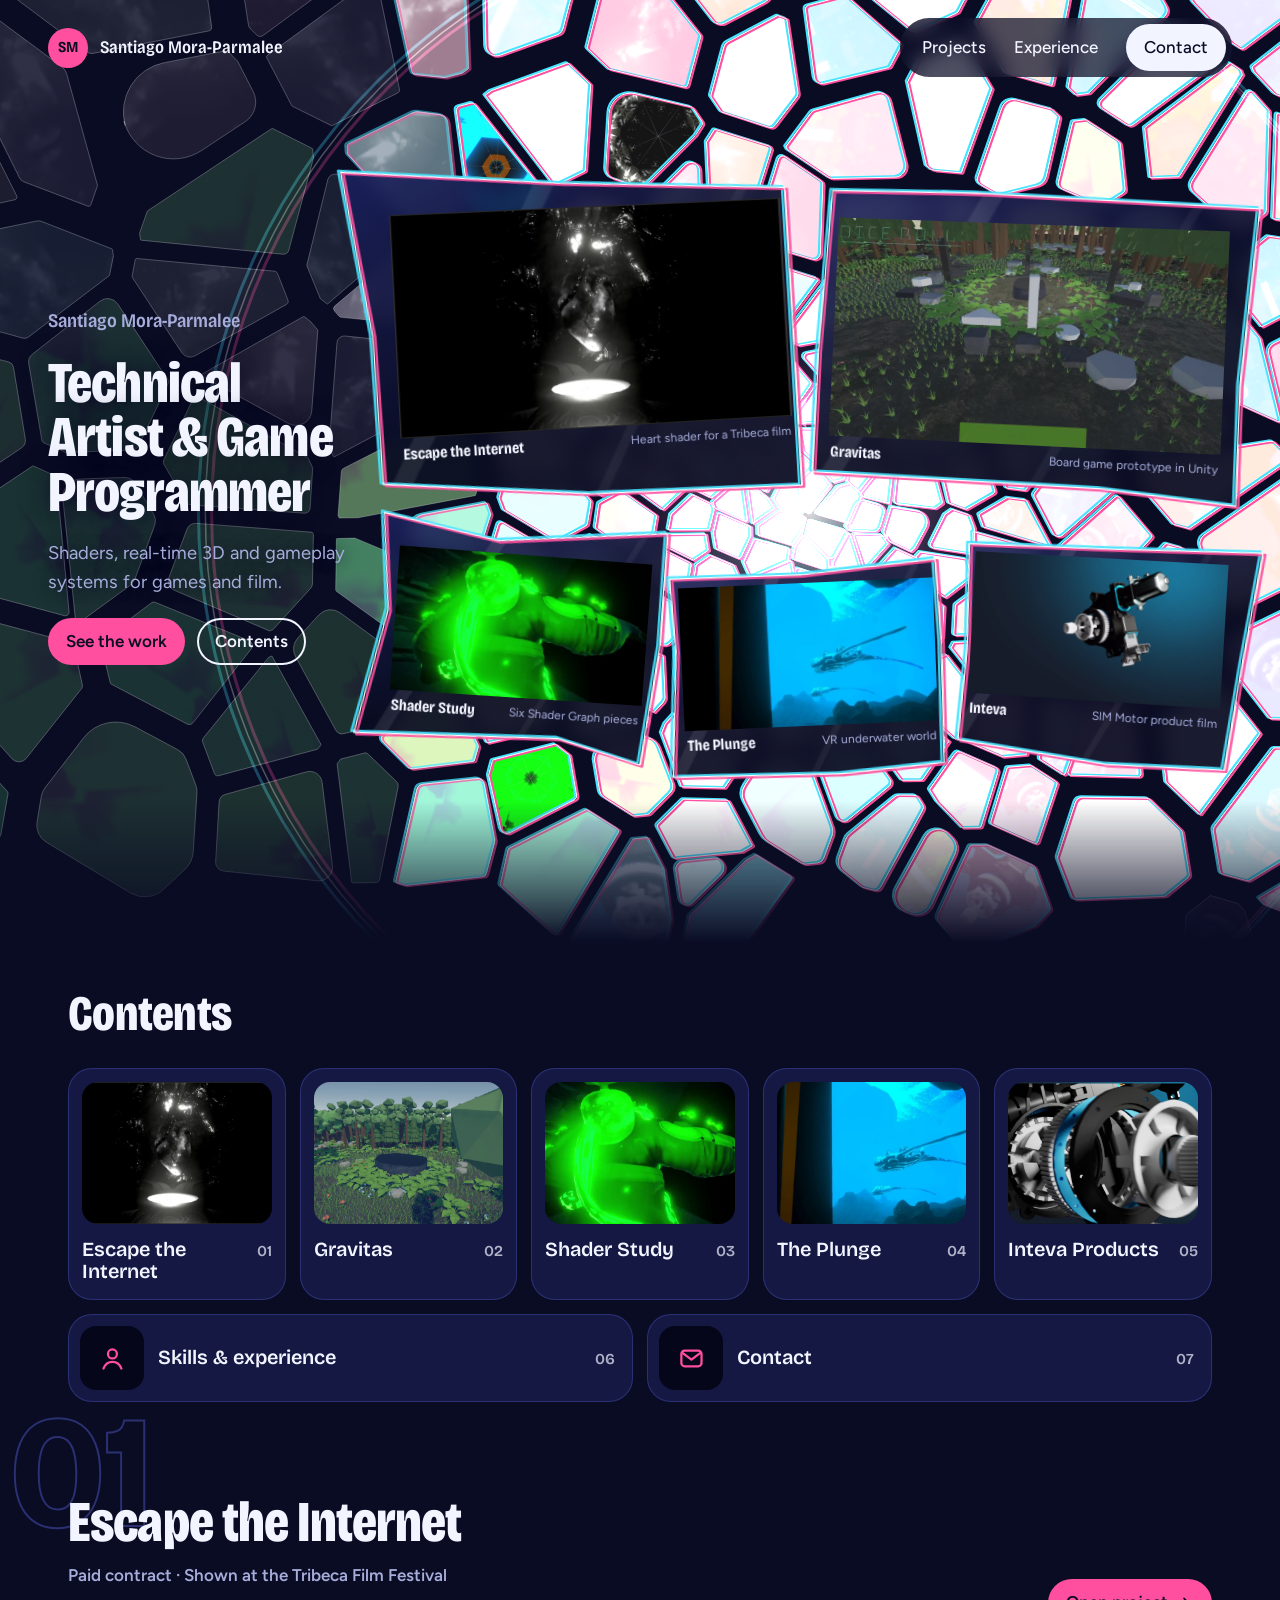
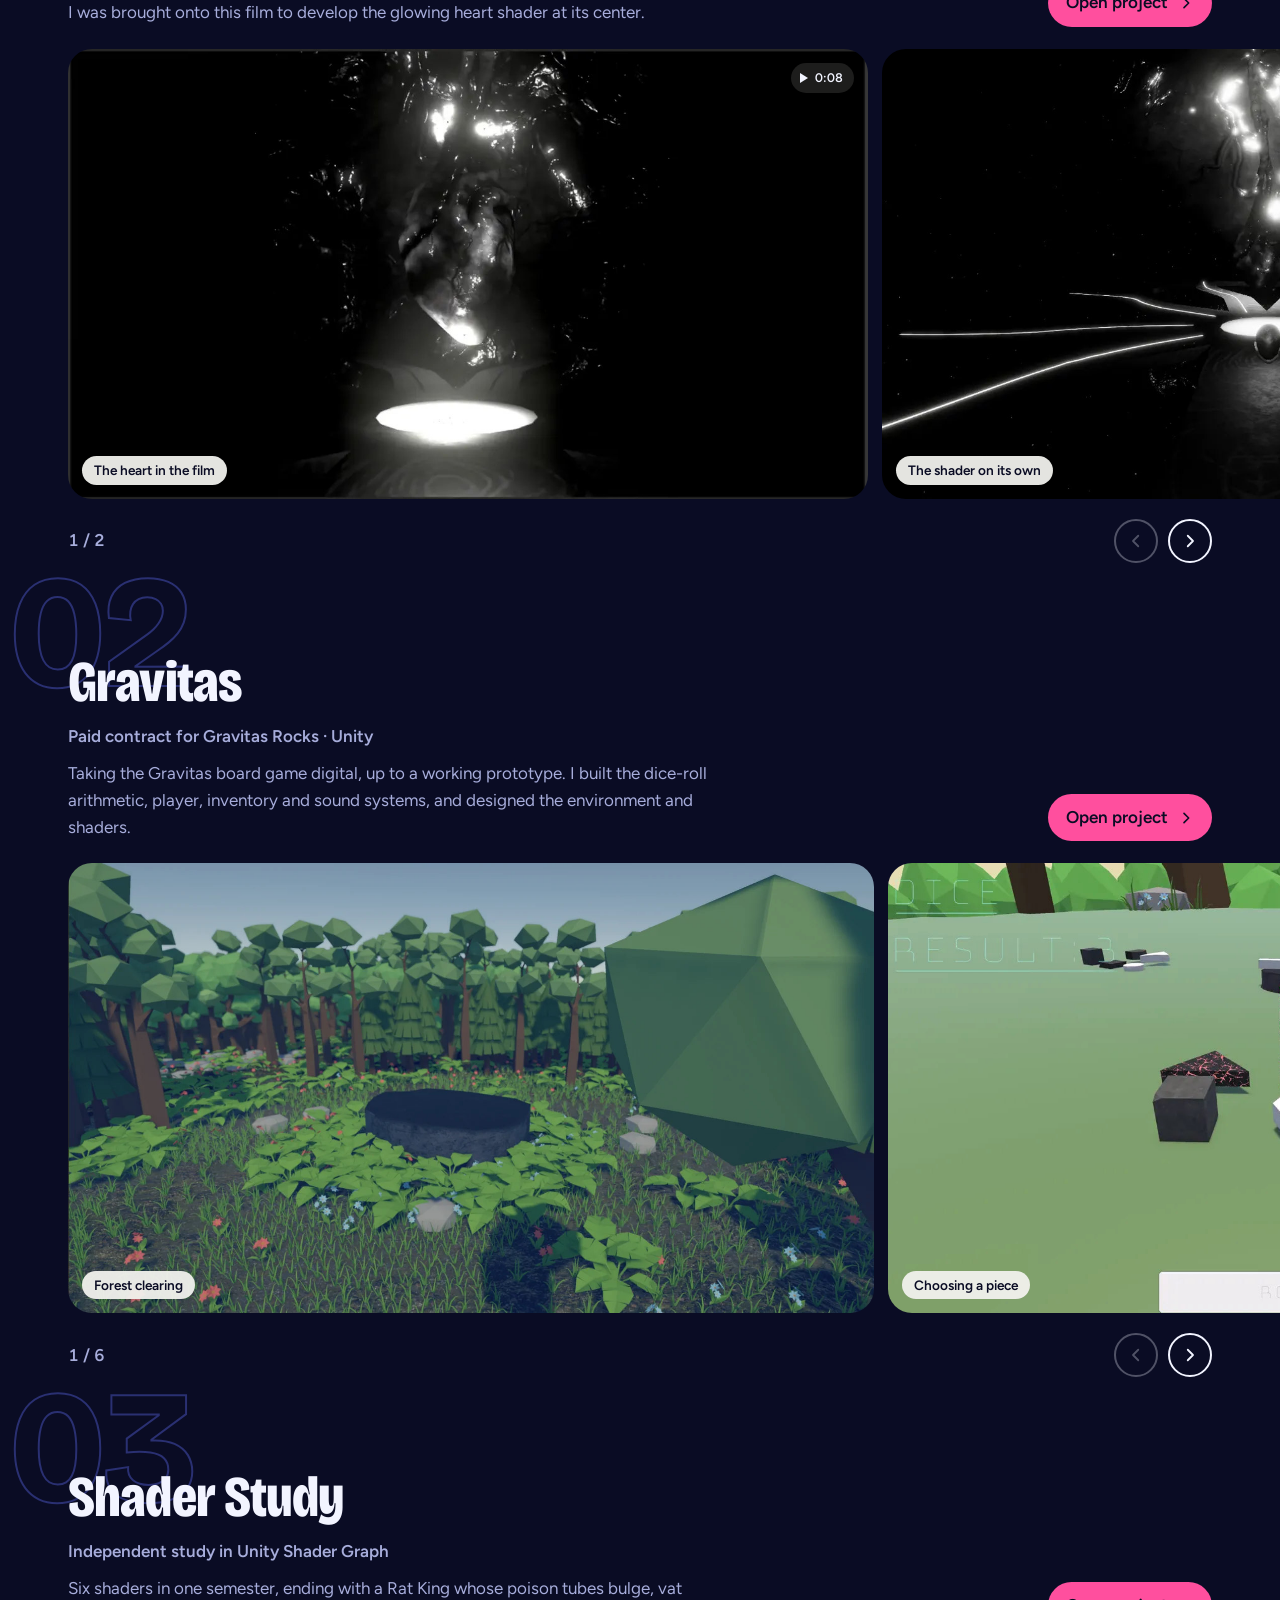
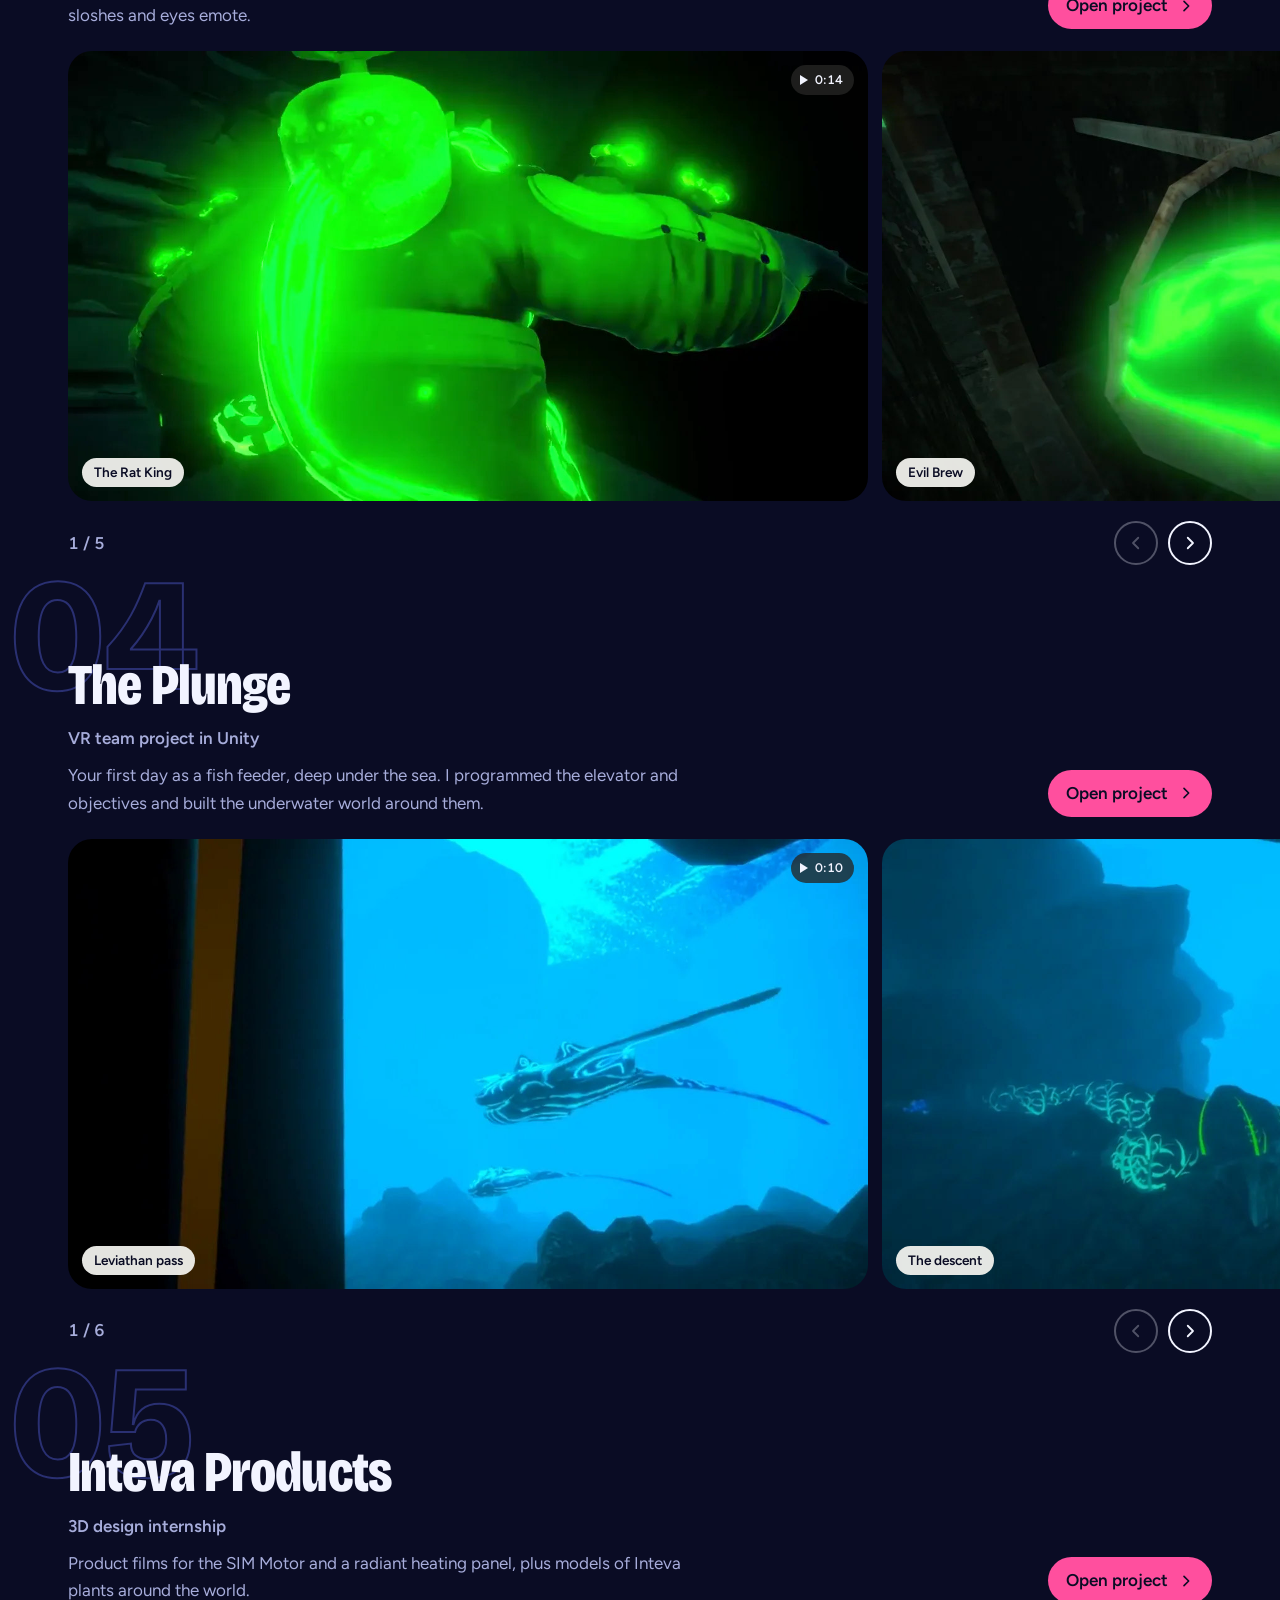
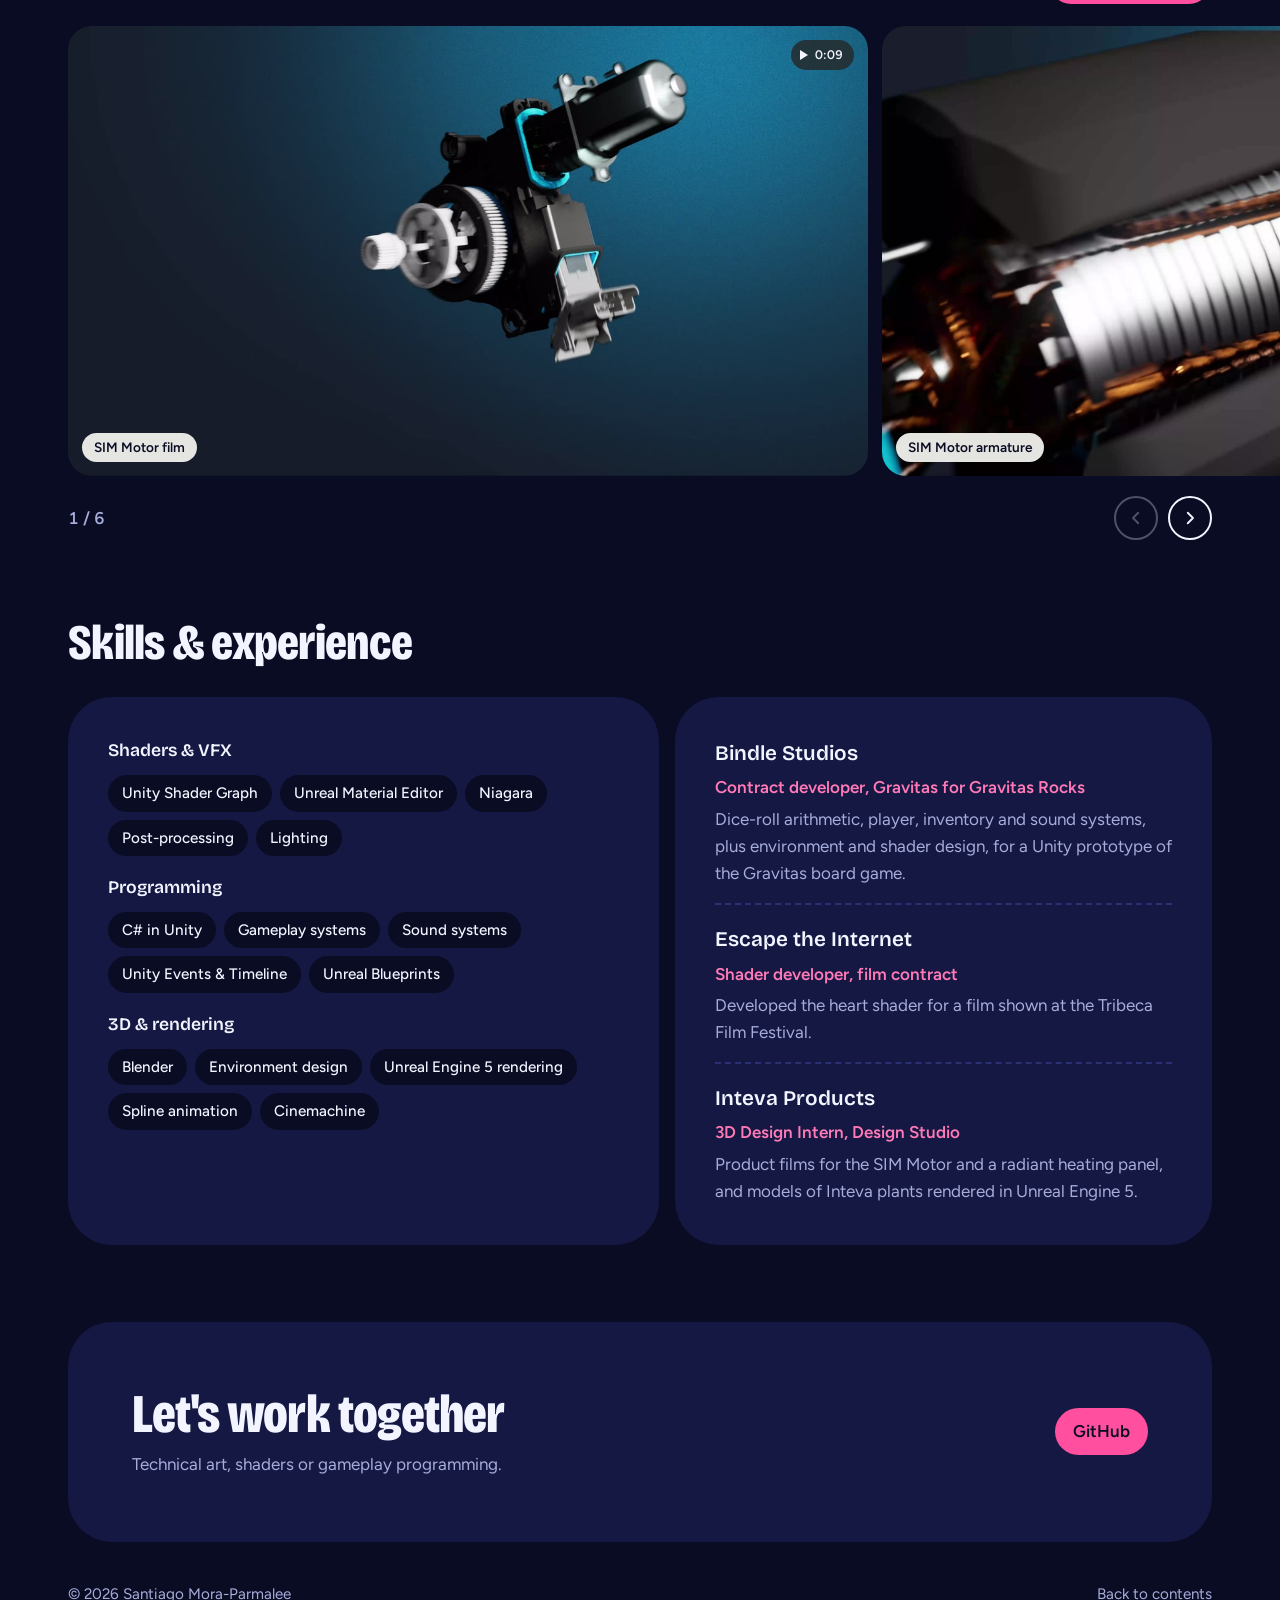
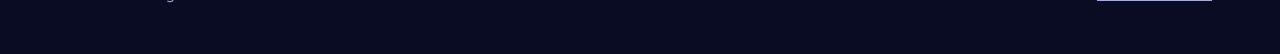
<file: fracture page/index.html>
<!doctype html>
<html lang="en">
<head>
<meta charset="utf-8">
<meta name="viewport" content="width=device-width, initial-scale=1, viewport-fit=cover">
<title>Santiago Mora-Parmalee</title>
<meta name="description" content="Technical artist and game programmer. Shaders, real-time 3D and gameplay systems for games and film, in Unity and Unreal Engine 5.">
<link rel="preconnect" href="https://fonts.googleapis.com">
<link rel="preconnect" href="https://fonts.gstatic.com" crossorigin>
<link rel="stylesheet" href="https://fonts.googleapis.com/css2?family=Bricolage+Grotesque:opsz,wdth,wght@12..96,75..100,400..800&family=Figtree:wght@400;500;600;700&display=swap">
<link rel="stylesheet" href="css/site.css">
<link rel="stylesheet" href="css/fracture.css">
</head>
<body class="fx">

<header class="site-head home-head">
  <div class="wrap">
    <a class="brand" href="index.html"><span class="mark">SM</span>Santiago Mora-Parmalee</a>
    <nav class="site-nav" aria-label="Main">
      <a href="#contents">Projects</a>
      <a href="#about">Experience</a>
      <a class="pill" href="#contact">Contact</a>
    </nav>
  </div>
</header>

<main>
  <section class="fx-hero" aria-labelledby="hero-title">
    <canvas class="fx-field" aria-hidden="true"></canvas>
    <div class="fx-inner">
      <div class="fx-text">
        <p class="hero-name">Santiago Mora-Parmalee</p>
        <h1 id="hero-title">Technical Artist &amp; Game Programmer</h1>
        <p class="hero-lede">Shaders, real-time 3D and gameplay systems for games and film.</p>
        <div class="hero-actions">
          <a class="pill gold" href="#work">See the work</a>
          <a class="pill ghost" href="#contents">Contents</a>
        </div>
      </div>
      <div class="fx-stage">
        <a class="shard" href="escape-the-internet.html"><video class="loop" src="../media/escape/heart-in-film.mp4" poster="../media/escape/heart-in-film.jpg" width="1280" height="720" data-len="0:08" muted loop playsinline preload="none" aria-label="Glowing heart shader floating in a beam of light"></video><span class="shard-cap"><strong>Escape the Internet</strong><span>Heart shader for a Tribeca film</span></span></a>
        <a class="shard" href="gravitas.html"><video class="loop" src="../media/gravitas/round-start.mp4" poster="../media/gravitas/round-start.jpg" width="1280" height="720" data-len="0:08" muted loop playsinline preload="none" aria-label="Camera circling the players' pieces laid out around the clearing, then settling on the first player's set"></video><span class="shard-cap"><strong>Gravitas</strong><span>Board game prototype in Unity</span></span></a>
        <a class="shard" href="shader-study.html"><video class="loop" src="../media/shader/ratking-final.mp4" poster="../media/shader/ratking-final.jpg" width="1280" height="720" data-len="0:14" muted loop playsinline preload="none" aria-label="The Rat King, glowing green poison shaders"></video><span class="shard-cap"><strong>Shader Study</strong><span>Six Shader Graph pieces</span></span></a>
        <a class="shard" href="the-plunge.html"><video class="loop" src="../media/plunge/postprocess-global.mp4" poster="../media/plunge/postprocess-global.jpg" width="1280" height="720" data-len="0:10" muted loop playsinline preload="none" aria-label="A leviathan swimming past the diving pod"></video><span class="shard-cap"><strong>The Plunge</strong><span>VR underwater world</span></span></a>
        <a class="shard" href="inteva.html"><video class="loop" src="../media/inteva/motor-flythrough.mp4" poster="../media/inteva/motor-flythrough.jpg" width="1280" height="720" data-len="0:09" muted loop playsinline preload="none" aria-label="Camera flying through the SIM Motor animation"></video><span class="shard-cap"><strong>Inteva</strong><span>SIM Motor product film</span></span></a>
      </div>
    </div>
  </section>

  <section class="section wrap" id="contents" aria-labelledby="contents-t">
    <div class="section-head">
      <h2 id="contents-t">Contents</h2>
    </div>
    <ol class="contents">
      <li class="proj"><a href="#escape-the-internet"><span class="thumb"><img src="../media/escape/heart-in-film.jpg" alt="" loading="lazy"></span><span class="row"><span class="t">Escape the Internet</span><span class="num">01</span></span></a></li>
      <li class="proj"><a href="#gravitas"><span class="thumb"><img src="../media/gravitas/forest-01.jpg" alt="" loading="lazy"></span><span class="row"><span class="t">Gravitas</span><span class="num">02</span></span></a></li>
      <li class="proj"><a href="#shader-study"><span class="thumb"><img src="../media/shader/ratking-final.jpg" alt="" loading="lazy"></span><span class="row"><span class="t">Shader Study</span><span class="num">03</span></span></a></li>
      <li class="proj"><a href="#the-plunge"><span class="thumb"><img src="../media/plunge/postprocess-global.jpg" alt="" loading="lazy"></span><span class="row"><span class="t">The Plunge</span><span class="num">04</span></span></a></li>
      <li class="proj"><a href="#inteva"><span class="thumb"><img src="../media/inteva/motor-gears.jpg" alt="" loading="lazy"></span><span class="row"><span class="t">Inteva Products</span><span class="num">05</span></span></a></li>
      <li class="mini"><a href="#about"><span class="thumb icon"><svg viewBox="0 0 24 24" fill="none" stroke="currentColor" stroke-width="2" stroke-linecap="round" stroke-linejoin="round" aria-hidden="true"><circle cx="12" cy="8" r="4"/><path d="M4 21c1.5-4 4.5-6 8-6s6.5 2 8 6"/></svg></span><span class="row"><span class="t">Skills &amp; experience</span><span class="num">06</span></span></a></li>
      <li class="mini"><a href="#contact"><span class="thumb icon"><svg viewBox="0 0 24 24" fill="none" stroke="currentColor" stroke-width="2" stroke-linecap="round" stroke-linejoin="round" aria-hidden="true"><rect x="3" y="5" width="18" height="14" rx="3"/><path d="M4 7l8 6 8-6"/></svg></span><span class="row"><span class="t">Contact</span><span class="num">07</span></span></a></li>
    </ol>
  </section>

  <div id="work">
  <section class="post" id="escape-the-internet" aria-labelledby="escape-the-internet-t">
    <div class="wrap post-head">
      <span class="ghost-num" aria-hidden="true">01</span>
      <div>
        <h2 id="escape-the-internet-t">Escape the Internet</h2>
        <p class="post-meta">Paid contract · Shown at the Tribeca Film Festival</p>
        <p class="sum">I was brought onto this film to develop the glowing heart shader at its center.</p>
      </div>
      <a class="pill gold" href="escape-the-internet.html">Open project <svg width="16" height="16" viewBox="0 0 24 24" fill="none" stroke="currentColor" stroke-width="2.4" stroke-linecap="round" stroke-linejoin="round" aria-hidden="true"><path d="M9 5l7 7-7 7"/></svg></a>
    </div>
  <div class="reel" data-reel>
    <div class="reel-track" role="group" aria-label="Escape the Internet clips">
      <figure class="slide" style="--ar:1778 / 1000"><video class="loop" src="../media/escape/heart-in-film.mp4" poster="../media/escape/heart-in-film.jpg" width="1280" height="720" data-len="0:08" muted loop playsinline preload="none" aria-label="Glowing heart hovering in a beam of light"></video><figcaption class="cap">The heart in the film</figcaption></figure>
      <figure class="slide" style="--ar:1778 / 1000"><video class="loop" src="../media/escape/heart-isolated.mp4" poster="../media/escape/heart-isolated.jpg" width="1280" height="720" data-len="0:10" muted loop playsinline preload="none" aria-label="Heart shader glowing above a flower-shaped base"></video><figcaption class="cap">The shader on its own</figcaption></figure>
    </div>
    <div class="wrap reel-bar">
      <span class="count" aria-live="polite">1 / 2</span>
      <span class="btns"><button class="circle-arrow" type="button" data-prev aria-label="Previous"><svg viewBox="0 0 24 24" fill="none" stroke="currentColor" stroke-width="2.4" stroke-linecap="round" stroke-linejoin="round" aria-hidden="true"><path d="M15 5l-7 7 7 7"/></svg></button><button class="circle-arrow" type="button" data-next aria-label="Next"><svg viewBox="0 0 24 24" fill="none" stroke="currentColor" stroke-width="2.4" stroke-linecap="round" stroke-linejoin="round" aria-hidden="true"><path d="M9 5l7 7-7 7"/></svg></button></span>
    </div>
  </div>
  </section>

  <section class="post" id="gravitas" aria-labelledby="gravitas-t">
    <div class="wrap post-head">
      <span class="ghost-num" aria-hidden="true">02</span>
      <div>
        <h2 id="gravitas-t">Gravitas</h2>
        <p class="post-meta">Paid contract for Gravitas Rocks · Unity</p>
        <p class="sum">Taking the Gravitas board game digital, up to a working prototype. I built the dice-roll arithmetic, player, inventory and sound systems, and designed the environment and shaders.</p>
      </div>
      <a class="pill gold" href="gravitas.html">Open project <svg width="16" height="16" viewBox="0 0 24 24" fill="none" stroke="currentColor" stroke-width="2.4" stroke-linecap="round" stroke-linejoin="round" aria-hidden="true"><path d="M9 5l7 7-7 7"/></svg></a>
    </div>
  <div class="reel" data-reel>
    <div class="reel-track" role="group" aria-label="Gravitas clips">
      <figure class="slide" style="--ar:1792 / 1000"><button class="zoom" type="button" aria-label="Enlarge: Low-poly forest clearing with the base rock in the middle"><img src="../media/gravitas/forest-01.jpg" width="1600" height="893" loading="lazy" alt="Low-poly forest clearing with the base rock in the middle"></button><figcaption class="cap">Forest clearing</figcaption></figure>
      <figure class="slide" style="--ar:1778 / 1000"><video class="loop" src="../media/gravitas/piece-select.mp4" poster="../media/gravitas/piece-select.jpg" width="1280" height="720" data-len="0:04" muted loop playsinline preload="none" aria-label="Row of pieces to choose from after a dice roll"></video><figcaption class="cap">Choosing a piece</figcaption></figure>
      <figure class="slide" style="--ar:1778 / 1000"><video class="loop" src="../media/gravitas/stacking.mp4" poster="../media/gravitas/stacking.jpg" width="1280" height="720" data-len="0:09" muted loop playsinline preload="none" aria-label="Textured piece landing on the glowing pile"></video><figcaption class="cap">Stacking</figcaption></figure>
      <figure class="slide" style="--ar:1778 / 1000"><video class="loop" src="../media/gravitas/landing-indicator.mp4" poster="../media/gravitas/landing-indicator.jpg" width="1280" height="720" data-len="0:05" muted loop playsinline preload="none" aria-label="Shadow circle showing where the held piece will land"></video><figcaption class="cap">Landing indicator</figcaption></figure>
      <figure class="slide" style="--ar:1778 / 1000"><video class="loop" src="../media/gravitas/title-players.mp4" poster="../media/gravitas/title-players.jpg" width="1280" height="720" data-len="0:07" muted loop playsinline preload="none" aria-label="Title screen with players being added"></video><figcaption class="cap">Adding players</figcaption></figure>
      <figure class="slide" style="--ar:1786 / 1000"><button class="zoom" type="button" aria-label="Enlarge: The clearing seen between tree trunks"><img src="../media/gravitas/forest-02.jpg" width="1600" height="896" loading="lazy" alt="The clearing seen between tree trunks"></button><figcaption class="cap">Through the trees</figcaption></figure>
    </div>
    <div class="wrap reel-bar">
      <span class="count" aria-live="polite">1 / 6</span>
      <span class="btns"><button class="circle-arrow" type="button" data-prev aria-label="Previous"><svg viewBox="0 0 24 24" fill="none" stroke="currentColor" stroke-width="2.4" stroke-linecap="round" stroke-linejoin="round" aria-hidden="true"><path d="M15 5l-7 7 7 7"/></svg></button><button class="circle-arrow" type="button" data-next aria-label="Next"><svg viewBox="0 0 24 24" fill="none" stroke="currentColor" stroke-width="2.4" stroke-linecap="round" stroke-linejoin="round" aria-hidden="true"><path d="M9 5l7 7-7 7"/></svg></button></span>
    </div>
  </div>
  </section>

  <section class="post" id="shader-study" aria-labelledby="shader-study-t">
    <div class="wrap post-head">
      <span class="ghost-num" aria-hidden="true">03</span>
      <div>
        <h2 id="shader-study-t">Shader Study</h2>
        <p class="post-meta">Independent study in Unity Shader Graph</p>
        <p class="sum">Six shaders in one semester, ending with a Rat King whose poison tubes bulge, vat sloshes and eyes emote.</p>
      </div>
      <a class="pill gold" href="shader-study.html">Open project <svg width="16" height="16" viewBox="0 0 24 24" fill="none" stroke="currentColor" stroke-width="2.4" stroke-linecap="round" stroke-linejoin="round" aria-hidden="true"><path d="M9 5l7 7-7 7"/></svg></a>
    </div>
  <div class="reel" data-reel>
    <div class="reel-track" role="group" aria-label="Shader Study clips">
      <figure class="slide" style="--ar:1778 / 1000"><video class="loop" src="../media/shader/ratking-final.mp4" poster="../media/shader/ratking-final.jpg" width="1280" height="720" data-len="0:14" muted loop playsinline preload="none" aria-label="The Rat King character glowing green"></video><figcaption class="cap">The Rat King</figcaption></figure>
      <figure class="slide" style="--ar:1778 / 1000"><video class="loop" src="../media/shader/evil-brew.mp4" poster="../media/shader/evil-brew.jpg" width="1280" height="720" data-len="0:10" muted loop playsinline preload="none" aria-label="Swirling green cauldron liquid"></video><figcaption class="cap">Evil Brew</figcaption></figure>
      <figure class="slide" style="--ar:1778 / 1000"><video class="loop" src="../media/shader/galactic-mushroom.mp4" poster="../media/shader/galactic-mushroom.jpg" width="1280" height="720" data-len="0:10" muted loop playsinline preload="none" aria-label="Red mushrooms with panning stars"></video><figcaption class="cap">Galactic Mushroom</figcaption></figure>
      <figure class="slide" style="--ar:1778 / 1000"><video class="loop" src="../media/shader/animated-flag.mp4" poster="../media/shader/animated-flag.jpg" width="1280" height="720" data-len="0:09" muted loop playsinline preload="none" aria-label="Union Jack waving on a warship"></video><figcaption class="cap">Animated Flag</figcaption></figure>
      <figure class="slide" style="--ar:1866 / 1000"><video class="loop" src="../media/shader/ratking-eye-shader.mp4" poster="../media/shader/ratking-eye-shader.jpg" width="1280" height="686" data-len="0:37" muted loop playsinline preload="none" aria-label="Procedural X-shaped eyes changing expression"></video><figcaption class="cap">Rat King eyes</figcaption></figure>
    </div>
    <div class="wrap reel-bar">
      <span class="count" aria-live="polite">1 / 5</span>
      <span class="btns"><button class="circle-arrow" type="button" data-prev aria-label="Previous"><svg viewBox="0 0 24 24" fill="none" stroke="currentColor" stroke-width="2.4" stroke-linecap="round" stroke-linejoin="round" aria-hidden="true"><path d="M15 5l-7 7 7 7"/></svg></button><button class="circle-arrow" type="button" data-next aria-label="Next"><svg viewBox="0 0 24 24" fill="none" stroke="currentColor" stroke-width="2.4" stroke-linecap="round" stroke-linejoin="round" aria-hidden="true"><path d="M9 5l7 7-7 7"/></svg></button></span>
    </div>
  </div>
  </section>

  <section class="post" id="the-plunge" aria-labelledby="the-plunge-t">
    <div class="wrap post-head">
      <span class="ghost-num" aria-hidden="true">04</span>
      <div>
        <h2 id="the-plunge-t">The Plunge</h2>
        <p class="post-meta">VR team project in Unity</p>
        <p class="sum">Your first day as a fish feeder, deep under the sea. I programmed the elevator and objectives and built the underwater world around them.</p>
      </div>
      <a class="pill gold" href="the-plunge.html">Open project <svg width="16" height="16" viewBox="0 0 24 24" fill="none" stroke="currentColor" stroke-width="2.4" stroke-linecap="round" stroke-linejoin="round" aria-hidden="true"><path d="M9 5l7 7-7 7"/></svg></a>
    </div>
  <div class="reel" data-reel>
    <div class="reel-track" role="group" aria-label="The Plunge clips">
      <figure class="slide" style="--ar:1778 / 1000"><video class="loop" src="../media/plunge/postprocess-global.mp4" poster="../media/plunge/postprocess-global.jpg" width="1280" height="720" data-len="0:10" muted loop playsinline preload="none" aria-label="A leviathan swimming past the pod"></video><figcaption class="cap">Leviathan pass</figcaption></figure>
      <figure class="slide" style="--ar:1778 / 1000"><video class="loop" src="../media/plunge/ecosystem-overview.mp4" poster="../media/plunge/ecosystem-overview.jpg" width="1280" height="720" data-len="0:14" muted loop playsinline preload="none" aria-label="Kelp and rocks drifting past the pod window"></video><figcaption class="cap">The descent</figcaption></figure>
      <figure class="slide" style="--ar:1307 / 1000"><button class="zoom" type="button" aria-label="Enlarge: Leviathan creature following a spline path"><img src="../media/plunge/creature-leviathan.jpg" width="919" height="703" loading="lazy" alt="Leviathan creature following a spline path"></button><figcaption class="cap">Leviathan on its spline</figcaption></figure>
      <figure class="slide" style="--ar:1778 / 1000"><video class="loop" src="../media/plunge/lighting-fog.mp4" poster="../media/plunge/lighting-fog.jpg" width="1280" height="720" data-len="0:09" muted loop playsinline preload="none" aria-label="Pod lights cutting through dark fog"></video><figcaption class="cap">Fog and spotlights</figcaption></figure>
      <figure class="slide" style="--ar:1644 / 1000"><button class="zoom" type="button" aria-label="Enlarge: Rocky underwater ravine with kelp"><img src="../media/plunge/environment-ravine-01.jpg" width="1600" height="973" loading="lazy" alt="Rocky underwater ravine with kelp"></button><figcaption class="cap">The ravine</figcaption></figure>
      <figure class="slide" style="--ar:1778 / 1000"><video class="loop" src="../media/plunge/elevator.mp4" poster="../media/plunge/elevator.jpg" width="1280" height="720" data-len="0:11" muted loop playsinline preload="none" aria-label="Inside the pod moving between floors"></video><figcaption class="cap">Pod elevator</figcaption></figure>
    </div>
    <div class="wrap reel-bar">
      <span class="count" aria-live="polite">1 / 6</span>
      <span class="btns"><button class="circle-arrow" type="button" data-prev aria-label="Previous"><svg viewBox="0 0 24 24" fill="none" stroke="currentColor" stroke-width="2.4" stroke-linecap="round" stroke-linejoin="round" aria-hidden="true"><path d="M15 5l-7 7 7 7"/></svg></button><button class="circle-arrow" type="button" data-next aria-label="Next"><svg viewBox="0 0 24 24" fill="none" stroke="currentColor" stroke-width="2.4" stroke-linecap="round" stroke-linejoin="round" aria-hidden="true"><path d="M9 5l7 7-7 7"/></svg></button></span>
    </div>
  </div>
  </section>

  <section class="post" id="inteva" aria-labelledby="inteva-t">
    <div class="wrap post-head">
      <span class="ghost-num" aria-hidden="true">05</span>
      <div>
        <h2 id="inteva-t">Inteva Products</h2>
        <p class="post-meta">3D design internship</p>
        <p class="sum">Product films for the SIM Motor and a radiant heating panel, plus models of Inteva plants around the world.</p>
      </div>
      <a class="pill gold" href="inteva.html">Open project <svg width="16" height="16" viewBox="0 0 24 24" fill="none" stroke="currentColor" stroke-width="2.4" stroke-linecap="round" stroke-linejoin="round" aria-hidden="true"><path d="M9 5l7 7-7 7"/></svg></a>
    </div>
  <div class="reel" data-reel>
    <div class="reel-track" role="group" aria-label="Inteva work">
      <figure class="slide" style="--ar:1778 / 1000"><video class="loop" src="../media/inteva/motor-flythrough.mp4" poster="../media/inteva/motor-flythrough.jpg" width="1280" height="720" data-len="0:09" muted loop playsinline preload="none" aria-label="Camera flying through the SIM Motor's gears and armature"></video><figcaption class="cap">SIM Motor film</figcaption></figure>
      <figure class="slide" style="--ar:1778 / 1000"><button class="zoom" type="button" aria-label="Enlarge: Copper windings on the SIM Motor armature"><img src="../media/inteva/motor-armature.jpg" width="1920" height="1080" loading="lazy" alt="Copper windings on the SIM Motor armature"></button><figcaption class="cap">SIM Motor armature</figcaption></figure>
      <figure class="slide" style="--ar:1600 / 1000"><button class="zoom" type="button" aria-label="Enlarge: Grasbrunn building model"><img src="../media/inteva/model-grasbrunn.jpg" width="1280" height="800" loading="lazy" alt="Grasbrunn building model"></button><figcaption class="cap">Grasbrunn</figcaption></figure>
      <figure class="slide" style="--ar:1778 / 1000"><video class="loop" src="../media/inteva/radiant-panel-animation.mp4" poster="../media/inteva/radiant-panel-animation.jpg" width="1920" height="1080" data-len="0:19" muted loop playsinline preload="none" aria-label="Product film for a radiant heating panel"></video><figcaption class="cap">Radiant panel film</figcaption></figure>
      <figure class="slide" style="--ar:1600 / 1000"><button class="zoom" type="button" aria-label="Enlarge: Adrian plant model"><img src="../media/inteva/model-adrian.jpg" width="1280" height="800" loading="lazy" alt="Adrian plant model"></button><figcaption class="cap">Adrian</figcaption></figure>
      <figure class="slide" style="--ar:1778 / 1000"><video class="loop" src="../media/inteva/panel-exploded-view.mp4" poster="../media/inteva/panel-exploded-view.jpg" width="1920" height="1080" data-len="0:07" muted loop playsinline preload="none" aria-label="Exploded view of the heating panel layers"></video><figcaption class="cap">Exploded view</figcaption></figure>
    </div>
    <div class="wrap reel-bar">
      <span class="count" aria-live="polite">1 / 6</span>
      <span class="btns"><button class="circle-arrow" type="button" data-prev aria-label="Previous"><svg viewBox="0 0 24 24" fill="none" stroke="currentColor" stroke-width="2.4" stroke-linecap="round" stroke-linejoin="round" aria-hidden="true"><path d="M15 5l-7 7 7 7"/></svg></button><button class="circle-arrow" type="button" data-next aria-label="Next"><svg viewBox="0 0 24 24" fill="none" stroke="currentColor" stroke-width="2.4" stroke-linecap="round" stroke-linejoin="round" aria-hidden="true"><path d="M9 5l7 7-7 7"/></svg></button></span>
    </div>
  </div>
  </section>
  </div>

  <section class="section wrap" id="about" aria-labelledby="about-t">
    <div class="section-head"><h2 id="about-t">Skills &amp; experience</h2></div>
    <div class="about-grid">
      <div class="card">
        <div class="skill-group"><h4>Shaders &amp; VFX</h4><ul class="chips"><li>Unity Shader Graph</li><li>Unreal Material Editor</li><li>Niagara</li><li>Post-processing</li><li>Lighting</li></ul></div>
        <div class="skill-group"><h4>Programming</h4><ul class="chips"><li>C# in Unity</li><li>Gameplay systems</li><li>Sound systems</li><li>Unity Events &amp; Timeline</li><li>Unreal Blueprints</li></ul></div>
        <div class="skill-group"><h4>3D &amp; rendering</h4><ul class="chips"><li>Blender</li><li>Environment design</li><li>Unreal Engine 5 rendering</li><li>Spline animation</li><li>Cinemachine</li></ul></div>
      </div>
      <div class="card">
        <div class="job">
          <h4>Bindle Studios</h4>
          <p class="role">Contract developer, Gravitas for Gravitas Rocks</p>
          <p>Dice-roll arithmetic, player, inventory and sound systems, plus environment and shader design, for a Unity prototype of the Gravitas board game.</p>
        </div>
        <div class="job">
          <h4>Escape the Internet</h4>
          <p class="role">Shader developer, film contract</p>
          <p>Developed the heart shader for a film shown at the Tribeca Film Festival.</p>
        </div>
        <div class="job">
          <h4>Inteva Products</h4>
          <p class="role">3D Design Intern, Design Studio</p>
          <p>Product films for the SIM Motor and a radiant heating panel, and models of Inteva plants rendered in Unreal Engine 5.</p>
        </div>
      </div>
    </div>
  </section>

  <section class="section wrap" id="contact" aria-labelledby="contact-t">
    <div class="contact-panel">
      <div>
        <h2 id="contact-t">Let's work together</h2>
        <p>Technical art, shaders or gameplay programming.</p>
      </div>
      <div class="contact-links">
        <a class="pill gold" href="https://github.com/SantiagoMora-Parmalee">GitHub</a>
      </div>
    </div>
  </section>
</main>

<footer class="site-foot">
  <div class="wrap">
    <span>© 2026 Santiago Mora-Parmalee</span>
    <a href="#contents">Back to contents</a>
  </div>
</footer>

<script src="js/site.js"></script>
<script src="js/fracture.js"></script>
</body>
</html>
</file>
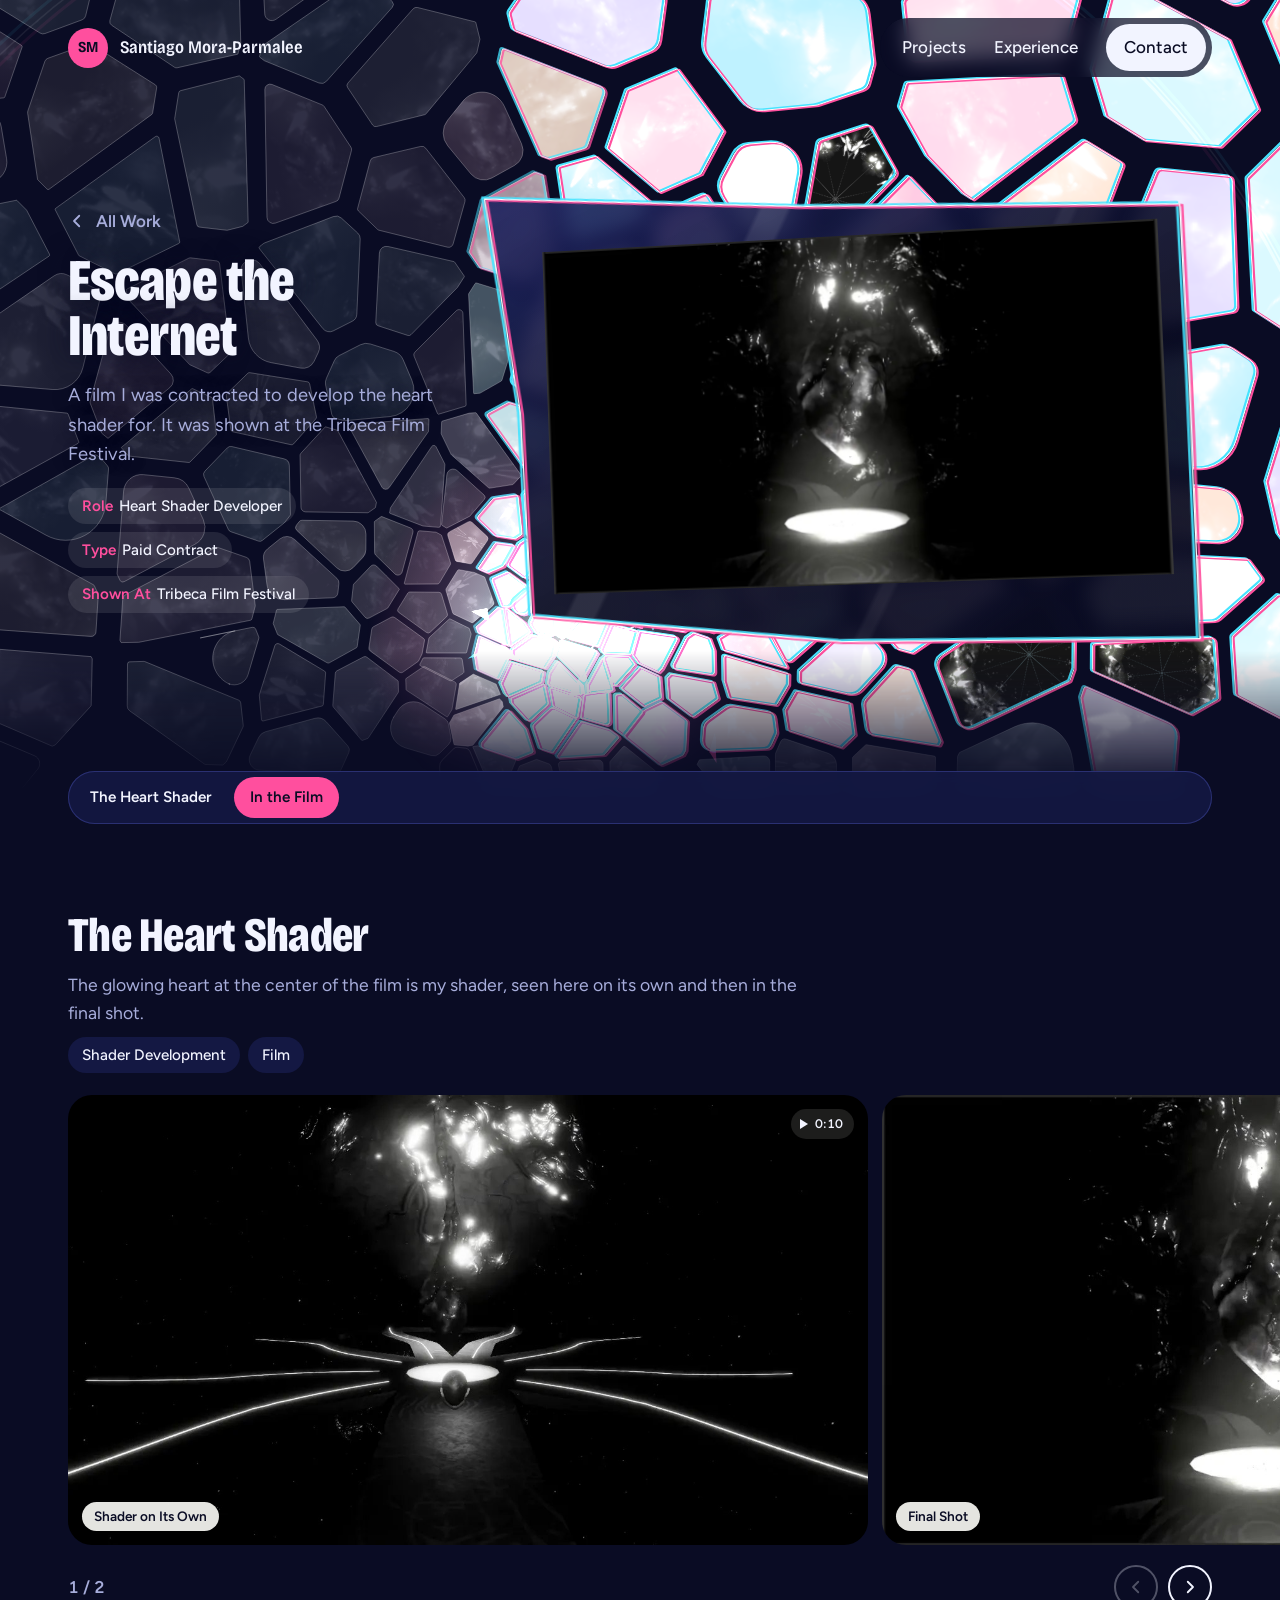
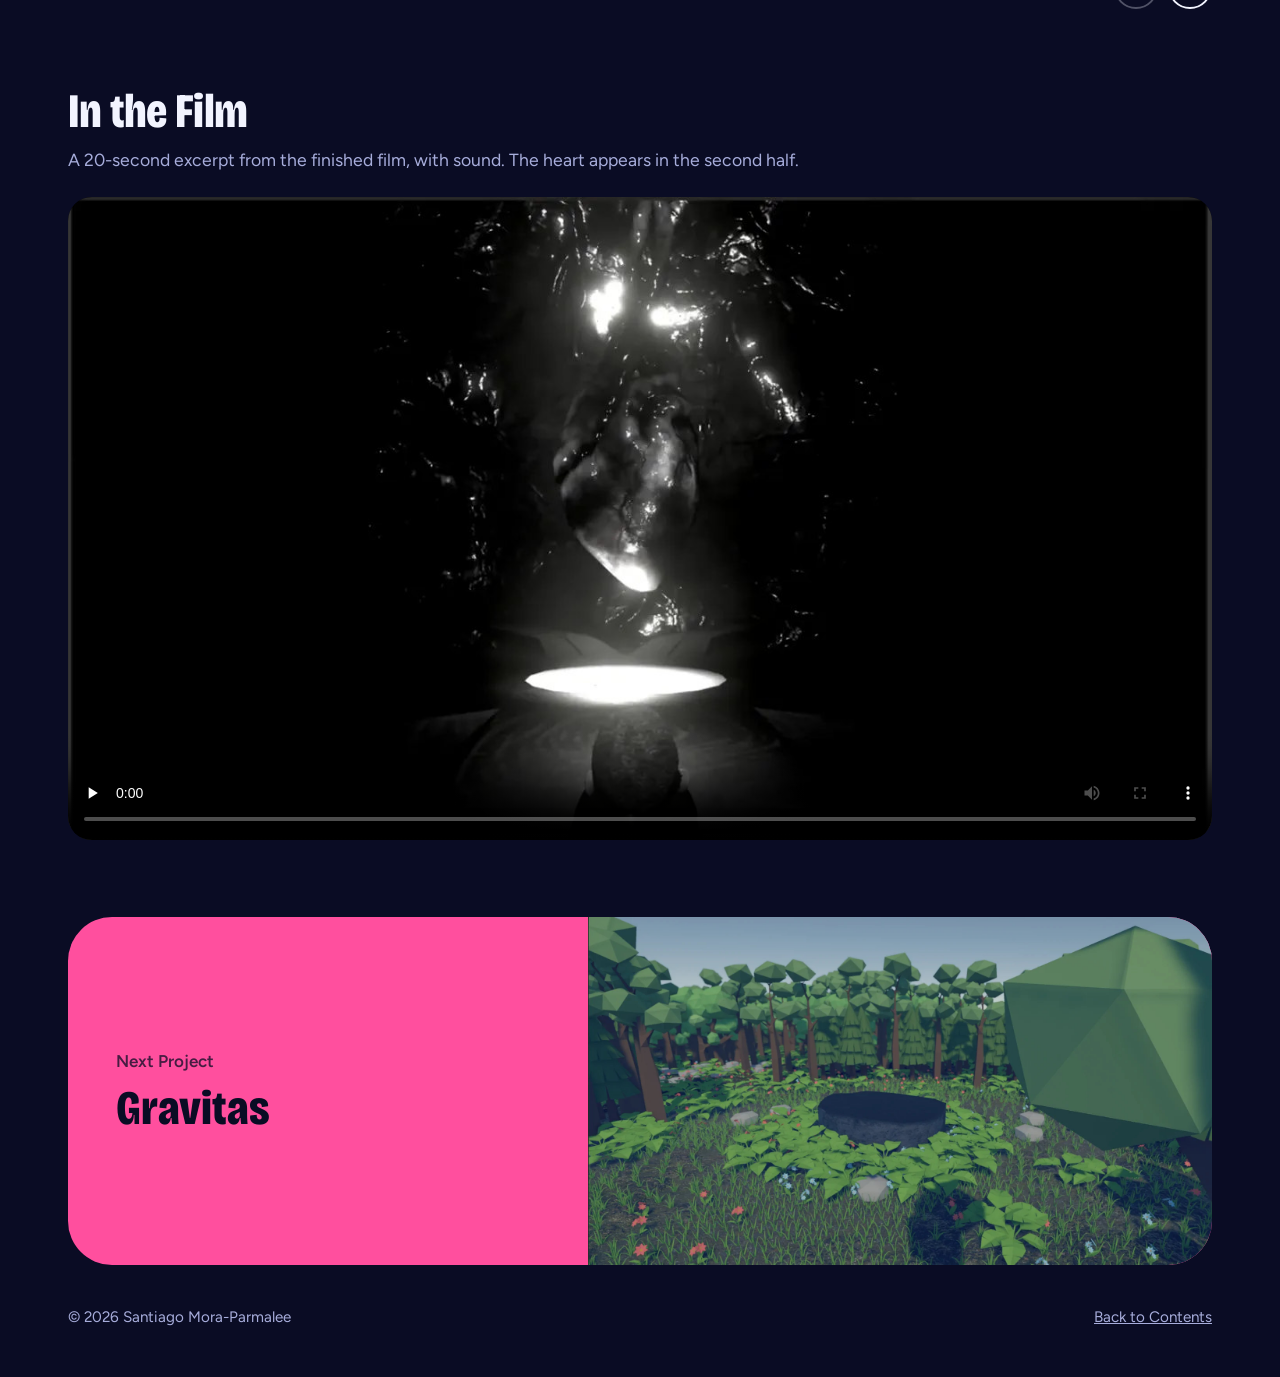
<file: escape-the-internet.html>
<!doctype html>
<html lang="en">
<head>
<meta charset="utf-8">
<meta name="viewport" content="width=device-width, initial-scale=1, viewport-fit=cover">
<title>Escape the Internet · Santiago Mora-Parmalee</title>
<meta name="description" content="Heart shader for the film Escape the Internet, shown at the Tribeca Film Festival.">
<link rel="preconnect" href="https://fonts.googleapis.com">
<link rel="preconnect" href="https://fonts.gstatic.com" crossorigin>
<link rel="stylesheet" href="https://fonts.googleapis.com/css2?family=Bricolage+Grotesque:opsz,wdth,wght@12..96,75..100,400..800&family=Figtree:wght@400;500;600;700&display=swap">
<link rel="stylesheet" href="css/site.css">
<link rel="stylesheet" href="css/fracture.css">
</head>
<body class="fx">

<header class="site-head">
  <div class="wrap">
    <a class="brand" href="index.html"><span class="mark">SM</span>Santiago Mora-Parmalee</a>
    <nav class="site-nav" aria-label="Main">
      <a href="index.html#contents">Projects</a>
      <a href="index.html#about">Experience</a>
      <a class="pill" href="index.html#contact">Contact</a>
    </nav>
  </div>
</header>

<main>
  <section class="fx-hero fx-proj" aria-labelledby="page-title">
    <canvas class="fx-field" aria-hidden="true"></canvas>
    <div class="fx-inner">
      <div class="fx-text">
        <a class="back" href="index.html#contents"><svg width="18" height="18" viewBox="0 0 24 24" fill="none" stroke="currentColor" stroke-width="2.4" stroke-linecap="round" stroke-linejoin="round" aria-hidden="true"><path d="M15 5l-7 7 7 7"/></svg> All Work</a>
        <h1 id="page-title">Escape the Internet</h1>
        <p class="hero-lede">A film I was contracted to develop the heart shader for. It was shown at the Tribeca Film Festival.</p>
        <ul class="facts"><li><b>Role</b>Heart Shader Developer</li><li><b>Type</b>Paid Contract</li><li><b>Shown At</b>Tribeca Film Festival</li></ul>
      </div>
      <div class="fx-stage" data-origin="0.1 0.99" data-origin-stacked="0.92 0.0">
        <div class="shard"><video class="loop" src="../media/escape/heart-in-film.mp4" poster="../media/escape/heart-in-film.jpg" width="1280" height="720" data-len="0:08" muted loop playsinline preload="none" aria-label="Glowing heart floating in a beam of light"></video></div>
      </div>
    </div>
  </section>

  <nav class="jump" aria-label="Jump to a section">
    <div class="wrap"><div class="jump-inner"><a href="#heart">The Heart Shader</a><a href="#in-the-film">In the Film</a></div></div>
  </nav>

  <section class="part" id="heart" aria-labelledby="heart-t">
    <div class="wrap part-head">
      <h2 id="heart-t">The Heart Shader</h2>
      <p>The glowing heart at the center of the film is my shader, seen here on its own and then in the final shot.</p>
      <ul class="chips"><li>Shader Development</li><li>Film</li></ul>
    </div>
  <div class="reel" data-reel>
    <div class="reel-track" role="group" aria-label="The heart shader">
      <figure class="slide" style="--ar:1778 / 1000"><video class="loop" src="../media/escape/heart-isolated.mp4" poster="../media/escape/heart-isolated.jpg" width="1280" height="720" data-len="0:10" muted loop playsinline preload="none" aria-label="Heart shader glowing above a flower-shaped base"></video><figcaption class="cap">Shader on Its Own</figcaption></figure>
      <figure class="slide" style="--ar:1778 / 1000"><video class="loop" src="../media/escape/heart-in-film.mp4" poster="../media/escape/heart-in-film.jpg" width="1280" height="720" data-len="0:08" muted loop playsinline preload="none" aria-label="Heart hovering in a beam of light in the film"></video><figcaption class="cap">Final Shot</figcaption></figure>
    </div>
    <div class="wrap reel-bar">
      <span class="count" aria-live="polite">1 / 2</span>
      <span class="btns"><button class="circle-arrow" type="button" data-prev aria-label="Previous"><svg viewBox="0 0 24 24" fill="none" stroke="currentColor" stroke-width="2.4" stroke-linecap="round" stroke-linejoin="round" aria-hidden="true"><path d="M15 5l-7 7 7 7"/></svg></button><button class="circle-arrow" type="button" data-next aria-label="Next"><svg viewBox="0 0 24 24" fill="none" stroke="currentColor" stroke-width="2.4" stroke-linecap="round" stroke-linejoin="round" aria-hidden="true"><path d="M9 5l7 7-7 7"/></svg></button></span>
    </div>
  </div>

  </section>

  <section class="part" id="in-the-film" aria-labelledby="in-the-film-t">
    <div class="wrap part-head">
      <h2 id="in-the-film-t">In the Film</h2>
      <p>A 20-second excerpt from the finished film, with sound. The heart appears in the second half.</p>
      
    </div>
    <div class="wrap">
      <figure class="slide player" style="--ar:1280 / 720">
        <video src="../media/escape/film-excerpt.mp4" poster="../media/escape/film-excerpt.jpg" width="1280" height="720" controls playsinline preload="none" aria-label="Excerpt from Escape the Internet, ending on the heart"></video>
      </figure>
    </div>

  </section>

  <section class="part wrap" aria-label="Next project">
    <a class="next-card" href="gravitas.html">
      <span class="txt"><span>Next Project</span><strong>Gravitas</strong></span>
      <span class="img"><img src="../media/gravitas/forest-01.jpg" alt="" loading="lazy"></span>
    </a>
  </section>
</main>

<footer class="site-foot">
  <div class="wrap">
    <span>© 2026 Santiago Mora-Parmalee</span>
    <a href="index.html#contents">Back to Contents</a>
  </div>
</footer>

<script src="js/site.js"></script>
<script src="js/fracture.js"></script>
</body>
</html>
</file>
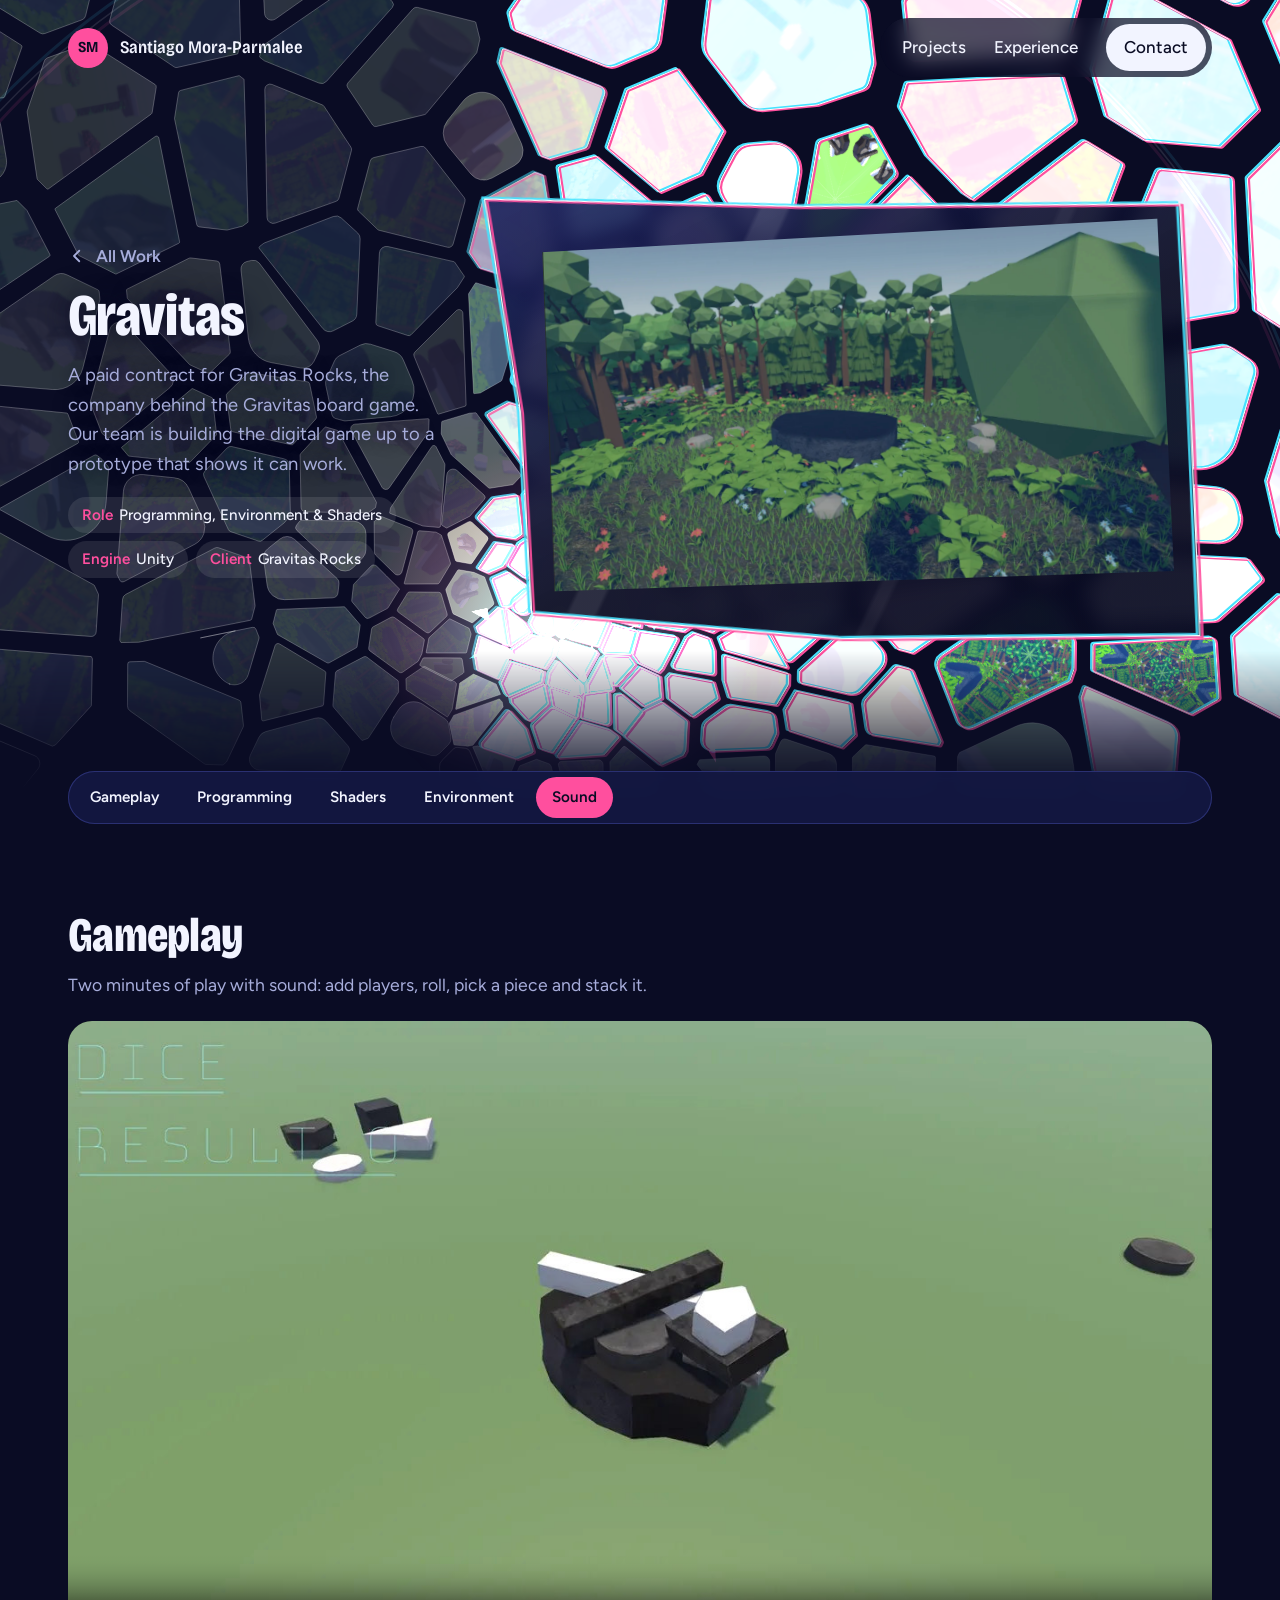
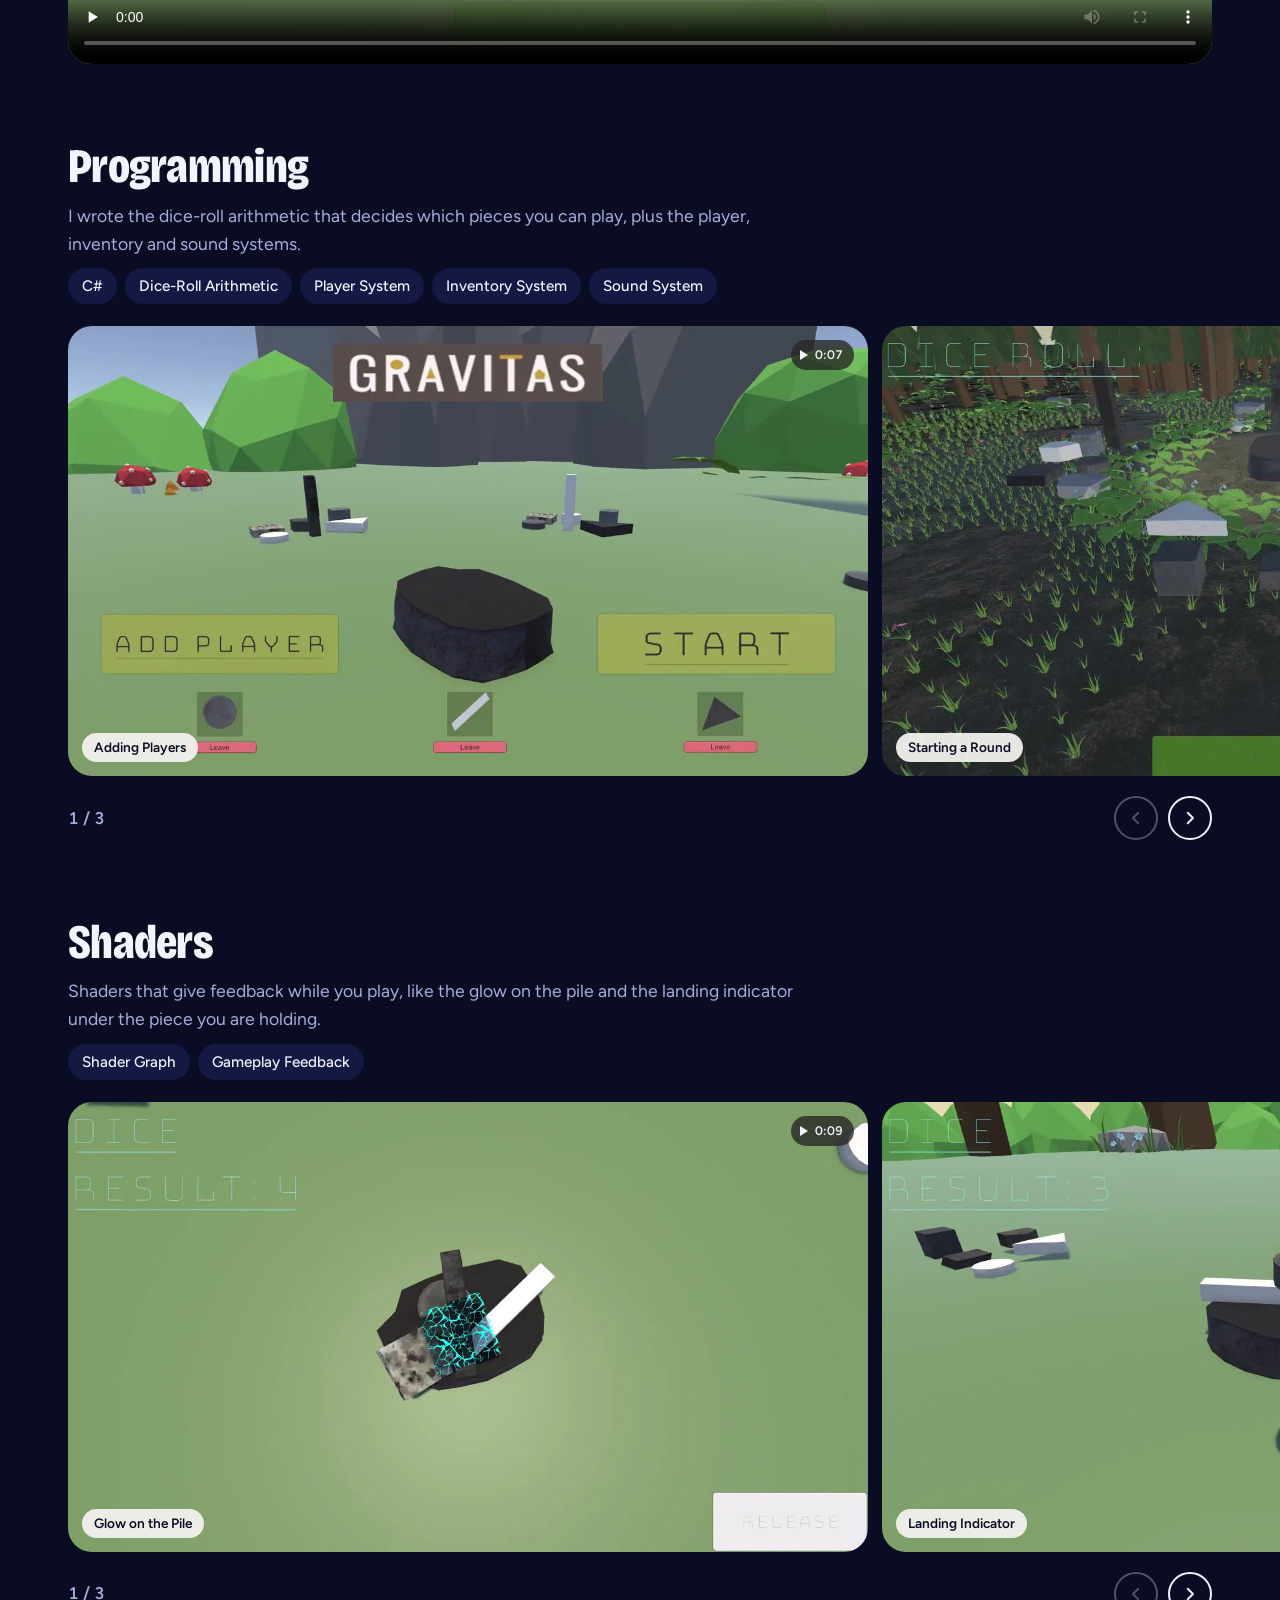
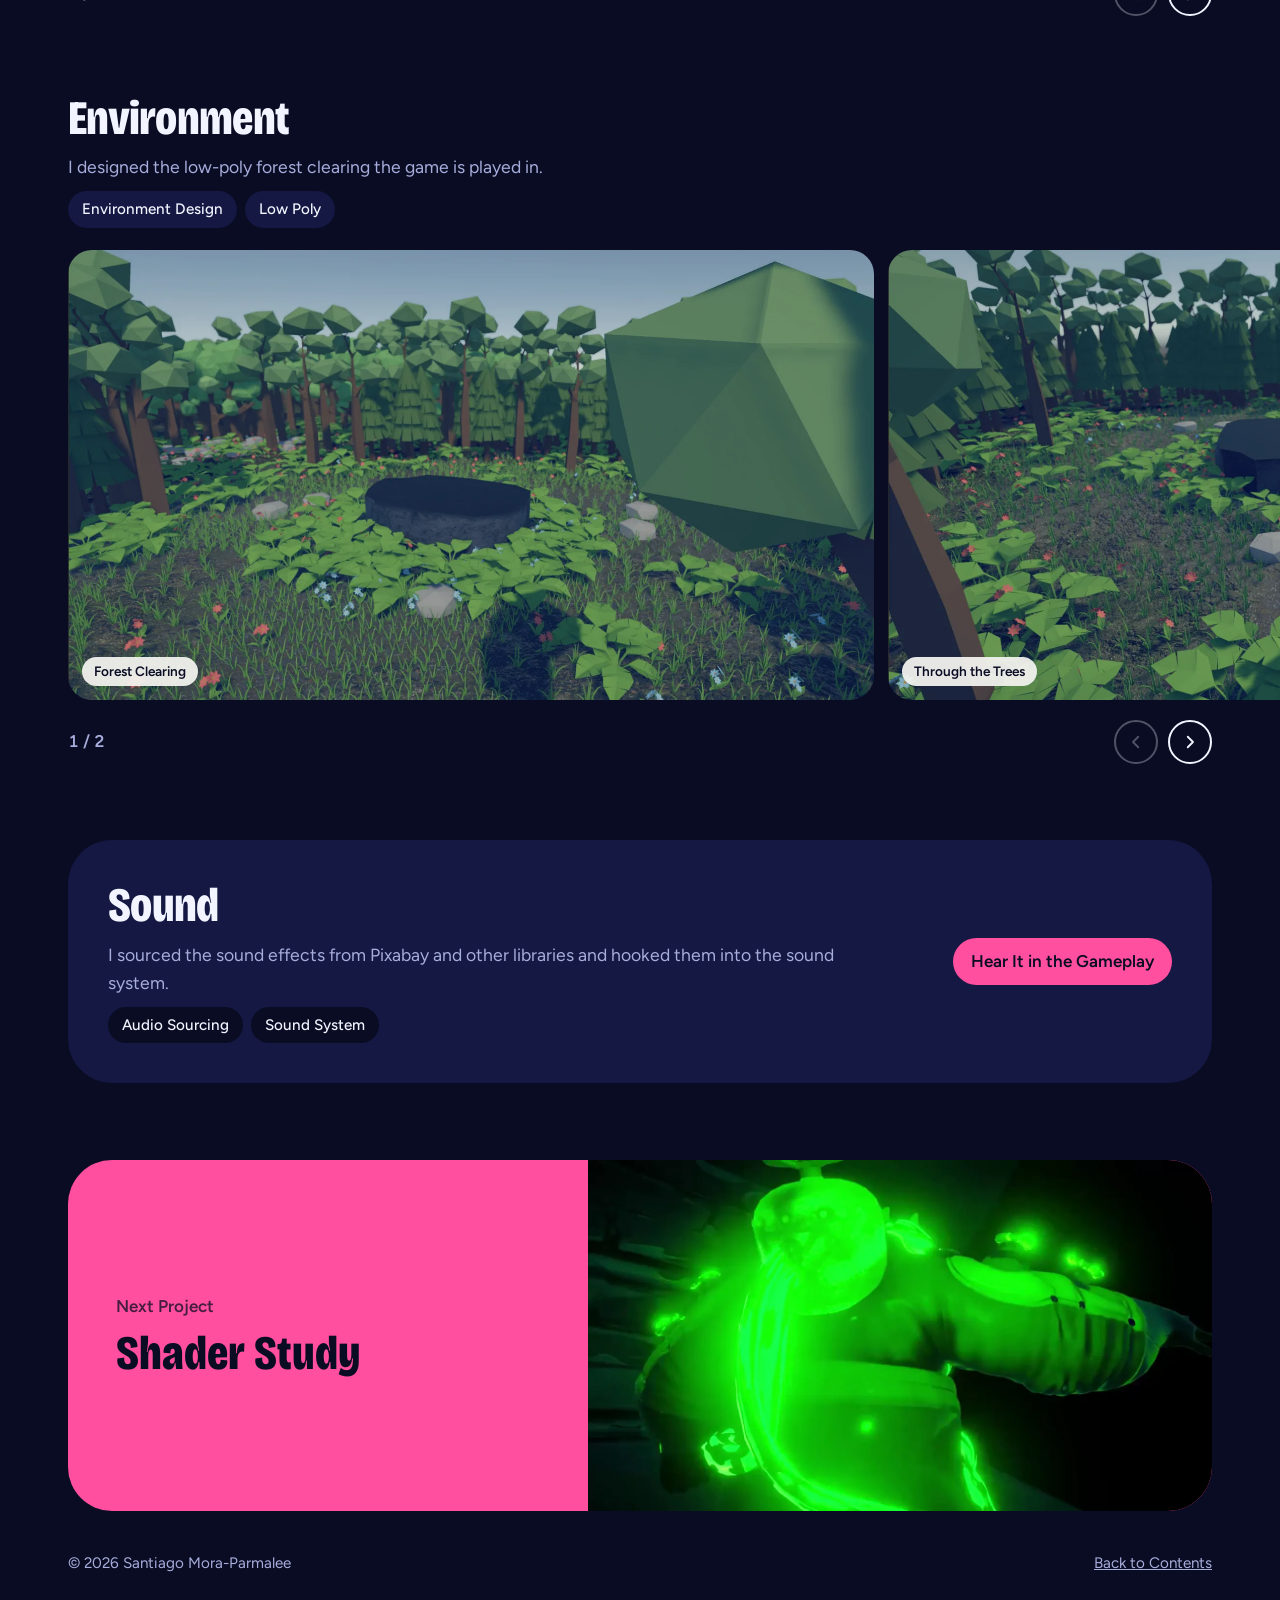
<file: gravitas.html>
<!doctype html>
<html lang="en">
<head>
<meta charset="utf-8">
<meta name="viewport" content="width=device-width, initial-scale=1, viewport-fit=cover">
<title>Gravitas · Santiago Mora-Parmalee</title>
<meta name="description" content="Paid contract for Gravitas Rocks: programming, environment, shaders and sound for a digital prototype of the Gravitas board game.">
<link rel="preconnect" href="https://fonts.googleapis.com">
<link rel="preconnect" href="https://fonts.gstatic.com" crossorigin>
<link rel="stylesheet" href="https://fonts.googleapis.com/css2?family=Bricolage+Grotesque:opsz,wdth,wght@12..96,75..100,400..800&family=Figtree:wght@400;500;600;700&display=swap">
<link rel="stylesheet" href="css/site.css">
<link rel="stylesheet" href="css/fracture.css">
</head>
<body class="fx">

<header class="site-head">
  <div class="wrap">
    <a class="brand" href="index.html"><span class="mark">SM</span>Santiago Mora-Parmalee</a>
    <nav class="site-nav" aria-label="Main">
      <a href="index.html#contents">Projects</a>
      <a href="index.html#about">Experience</a>
      <a class="pill" href="index.html#contact">Contact</a>
    </nav>
  </div>
</header>

<main>
  <section class="fx-hero fx-proj" aria-labelledby="page-title">
    <canvas class="fx-field" aria-hidden="true"></canvas>
    <div class="fx-inner">
      <div class="fx-text">
        <a class="back" href="index.html#contents"><svg width="18" height="18" viewBox="0 0 24 24" fill="none" stroke="currentColor" stroke-width="2.4" stroke-linecap="round" stroke-linejoin="round" aria-hidden="true"><path d="M15 5l-7 7 7 7"/></svg> All Work</a>
        <h1 id="page-title">Gravitas</h1>
        <p class="hero-lede">A paid contract for Gravitas Rocks, the company behind the Gravitas board game. Our team is building the digital game up to a prototype that shows it can work.</p>
        <ul class="facts"><li><b>Role</b>Programming, Environment &amp; Shaders</li><li><b>Engine</b>Unity</li><li><b>Client</b>Gravitas Rocks</li></ul>
      </div>
      <div class="fx-stage" data-origin="0.1 0.99" data-origin-stacked="0.92 0.0">
        <div class="shard"><img src="../media/gravitas/forest-01.jpg" width="1600" height="893" alt="Low-poly forest clearing with the base rock in the middle"></div>
      </div>
    </div>
  </section>

  <nav class="jump" aria-label="Jump to a section">
    <div class="wrap"><div class="jump-inner"><a href="#gameplay">Gameplay</a><a href="#programming">Programming</a><a href="#shaders">Shaders</a><a href="#environment">Environment</a><a href="#sound">Sound</a></div></div>
  </nav>

  <section class="part" id="gameplay" aria-labelledby="gameplay-t">
    <div class="wrap part-head">
      <h2 id="gameplay-t">Gameplay</h2>
      <p>Two minutes of play with sound: add players, roll, pick a piece and stack it.</p>
      
    </div>
    <div class="wrap">
      <figure class="slide player" style="--ar:1280 / 720">
        <video src="../media/gravitas/gameplay.mp4" poster="../media/gravitas/gameplay.jpg" width="1280" height="720" controls playsinline preload="none" aria-label="Two minutes of Gravitas gameplay"></video>
      </figure>
    </div>

  </section>

  <section class="part" id="programming" aria-labelledby="programming-t">
    <div class="wrap part-head">
      <h2 id="programming-t">Programming</h2>
      <p>I wrote the dice-roll arithmetic that decides which pieces you can play, plus the player, inventory and sound systems.</p>
      <ul class="chips"><li>C#</li><li>Dice-Roll Arithmetic</li><li>Player System</li><li>Inventory System</li><li>Sound System</li></ul>
    </div>
  <div class="reel" data-reel>
    <div class="reel-track" role="group" aria-label="Programming">
      <figure class="slide" style="--ar:1778 / 1000"><video class="loop" src="../media/gravitas/title-players.mp4" poster="../media/gravitas/title-players.jpg" width="1280" height="720" data-len="0:07" muted loop playsinline preload="none" aria-label="Title screen with players being added"></video><figcaption class="cap">Adding Players</figcaption></figure>
      <figure class="slide" style="--ar:1778 / 1000"><video class="loop" src="../media/gravitas/round-start.mp4" poster="../media/gravitas/round-start.jpg" width="1280" height="720" data-len="0:08" muted loop playsinline preload="none" aria-label="Camera circling the players' pieces laid out around the clearing, then settling on the first player's set"></video><figcaption class="cap">Starting a Round</figcaption></figure>
      <figure class="slide" style="--ar:1778 / 1000"><video class="loop" src="../media/gravitas/piece-select.mp4" poster="../media/gravitas/piece-select.jpg" width="1280" height="720" data-len="0:04" muted loop playsinline preload="none" aria-label="Row of pieces to choose from after a dice roll"></video><figcaption class="cap">Choosing a Piece After a Roll</figcaption></figure>
    </div>
    <div class="wrap reel-bar">
      <span class="count" aria-live="polite">1 / 3</span>
      <span class="btns"><button class="circle-arrow" type="button" data-prev aria-label="Previous"><svg viewBox="0 0 24 24" fill="none" stroke="currentColor" stroke-width="2.4" stroke-linecap="round" stroke-linejoin="round" aria-hidden="true"><path d="M15 5l-7 7 7 7"/></svg></button><button class="circle-arrow" type="button" data-next aria-label="Next"><svg viewBox="0 0 24 24" fill="none" stroke="currentColor" stroke-width="2.4" stroke-linecap="round" stroke-linejoin="round" aria-hidden="true"><path d="M9 5l7 7-7 7"/></svg></button></span>
    </div>
  </div>

  </section>

  <section class="part" id="shaders" aria-labelledby="shaders-t">
    <div class="wrap part-head">
      <h2 id="shaders-t">Shaders</h2>
      <p>Shaders that give feedback while you play, like the glow on the pile and the landing indicator under the piece you are holding.</p>
      <ul class="chips"><li>Shader Graph</li><li>Gameplay Feedback</li></ul>
    </div>
  <div class="reel" data-reel>
    <div class="reel-track" role="group" aria-label="Shaders">
      <figure class="slide" style="--ar:1778 / 1000"><video class="loop" src="../media/gravitas/stacking.mp4" poster="../media/gravitas/stacking.jpg" width="1280" height="720" data-len="0:09" muted loop playsinline preload="none" aria-label="Textured piece landing on the pile as it glows"></video><figcaption class="cap">Glow on the Pile</figcaption></figure>
      <figure class="slide" style="--ar:1778 / 1000"><video class="loop" src="../media/gravitas/landing-indicator.mp4" poster="../media/gravitas/landing-indicator.jpg" width="1280" height="720" data-len="0:05" muted loop playsinline preload="none" aria-label="Shadow circle showing where the held piece will land"></video><figcaption class="cap">Landing Indicator</figcaption></figure>
      <figure class="slide" style="--ar:1778 / 1000"><video class="loop" src="../media/gravitas/placement.mp4" poster="../media/gravitas/placement.jpg" width="1280" height="720" data-len="0:07" muted loop playsinline preload="none" aria-label="Piece being placed on the base rock"></video><figcaption class="cap">Placing a Piece</figcaption></figure>
    </div>
    <div class="wrap reel-bar">
      <span class="count" aria-live="polite">1 / 3</span>
      <span class="btns"><button class="circle-arrow" type="button" data-prev aria-label="Previous"><svg viewBox="0 0 24 24" fill="none" stroke="currentColor" stroke-width="2.4" stroke-linecap="round" stroke-linejoin="round" aria-hidden="true"><path d="M15 5l-7 7 7 7"/></svg></button><button class="circle-arrow" type="button" data-next aria-label="Next"><svg viewBox="0 0 24 24" fill="none" stroke="currentColor" stroke-width="2.4" stroke-linecap="round" stroke-linejoin="round" aria-hidden="true"><path d="M9 5l7 7-7 7"/></svg></button></span>
    </div>
  </div>

  </section>

  <section class="part" id="environment" aria-labelledby="environment-t">
    <div class="wrap part-head">
      <h2 id="environment-t">Environment</h2>
      <p>I designed the low-poly forest clearing the game is played in.</p>
      <ul class="chips"><li>Environment Design</li><li>Low Poly</li></ul>
    </div>
  <div class="reel" data-reel>
    <div class="reel-track" role="group" aria-label="Environment">
      <figure class="slide" style="--ar:1792 / 1000"><button class="zoom" type="button" aria-label="Enlarge: Low-poly forest clearing with the base rock in the middle"><img src="../media/gravitas/forest-01.jpg" width="1600" height="893" loading="lazy" alt="Low-poly forest clearing with the base rock in the middle"></button><figcaption class="cap">Forest Clearing</figcaption></figure>
      <figure class="slide" style="--ar:1786 / 1000"><button class="zoom" type="button" aria-label="Enlarge: The clearing seen between tree trunks"><img src="../media/gravitas/forest-02.jpg" width="1600" height="896" loading="lazy" alt="The clearing seen between tree trunks"></button><figcaption class="cap">Through the Trees</figcaption></figure>
    </div>
    <div class="wrap reel-bar">
      <span class="count" aria-live="polite">1 / 2</span>
      <span class="btns"><button class="circle-arrow" type="button" data-prev aria-label="Previous"><svg viewBox="0 0 24 24" fill="none" stroke="currentColor" stroke-width="2.4" stroke-linecap="round" stroke-linejoin="round" aria-hidden="true"><path d="M15 5l-7 7 7 7"/></svg></button><button class="circle-arrow" type="button" data-next aria-label="Next"><svg viewBox="0 0 24 24" fill="none" stroke="currentColor" stroke-width="2.4" stroke-linecap="round" stroke-linejoin="round" aria-hidden="true"><path d="M9 5l7 7-7 7"/></svg></button></span>
    </div>
  </div>

  </section>

  <section class="part wrap" id="sound" aria-labelledby="sound-t">
    <div class="card tool-card">
      <div class="part-head" style="margin:0">
        <h2 id="sound-t">Sound</h2>
        <p>I sourced the sound effects from Pixabay and other libraries and hooked them into the sound system.</p>
        <ul class="chips"><li>Audio Sourcing</li><li>Sound System</li></ul>
      </div>
      <a class="pill gold" href="#gameplay">Hear It in the Gameplay</a>
    </div>
  </section>

  <section class="part wrap" aria-label="Next project">
    <a class="next-card" href="shader-study.html">
      <span class="txt"><span>Next Project</span><strong>Shader Study</strong></span>
      <span class="img"><img src="../media/shader/ratking-final.jpg" alt="" loading="lazy"></span>
    </a>
  </section>
</main>

<footer class="site-foot">
  <div class="wrap">
    <span>© 2026 Santiago Mora-Parmalee</span>
    <a href="index.html#contents">Back to Contents</a>
  </div>
</footer>

<script src="js/site.js"></script>
<script src="js/fracture.js"></script>
</body>
</html>
</file>
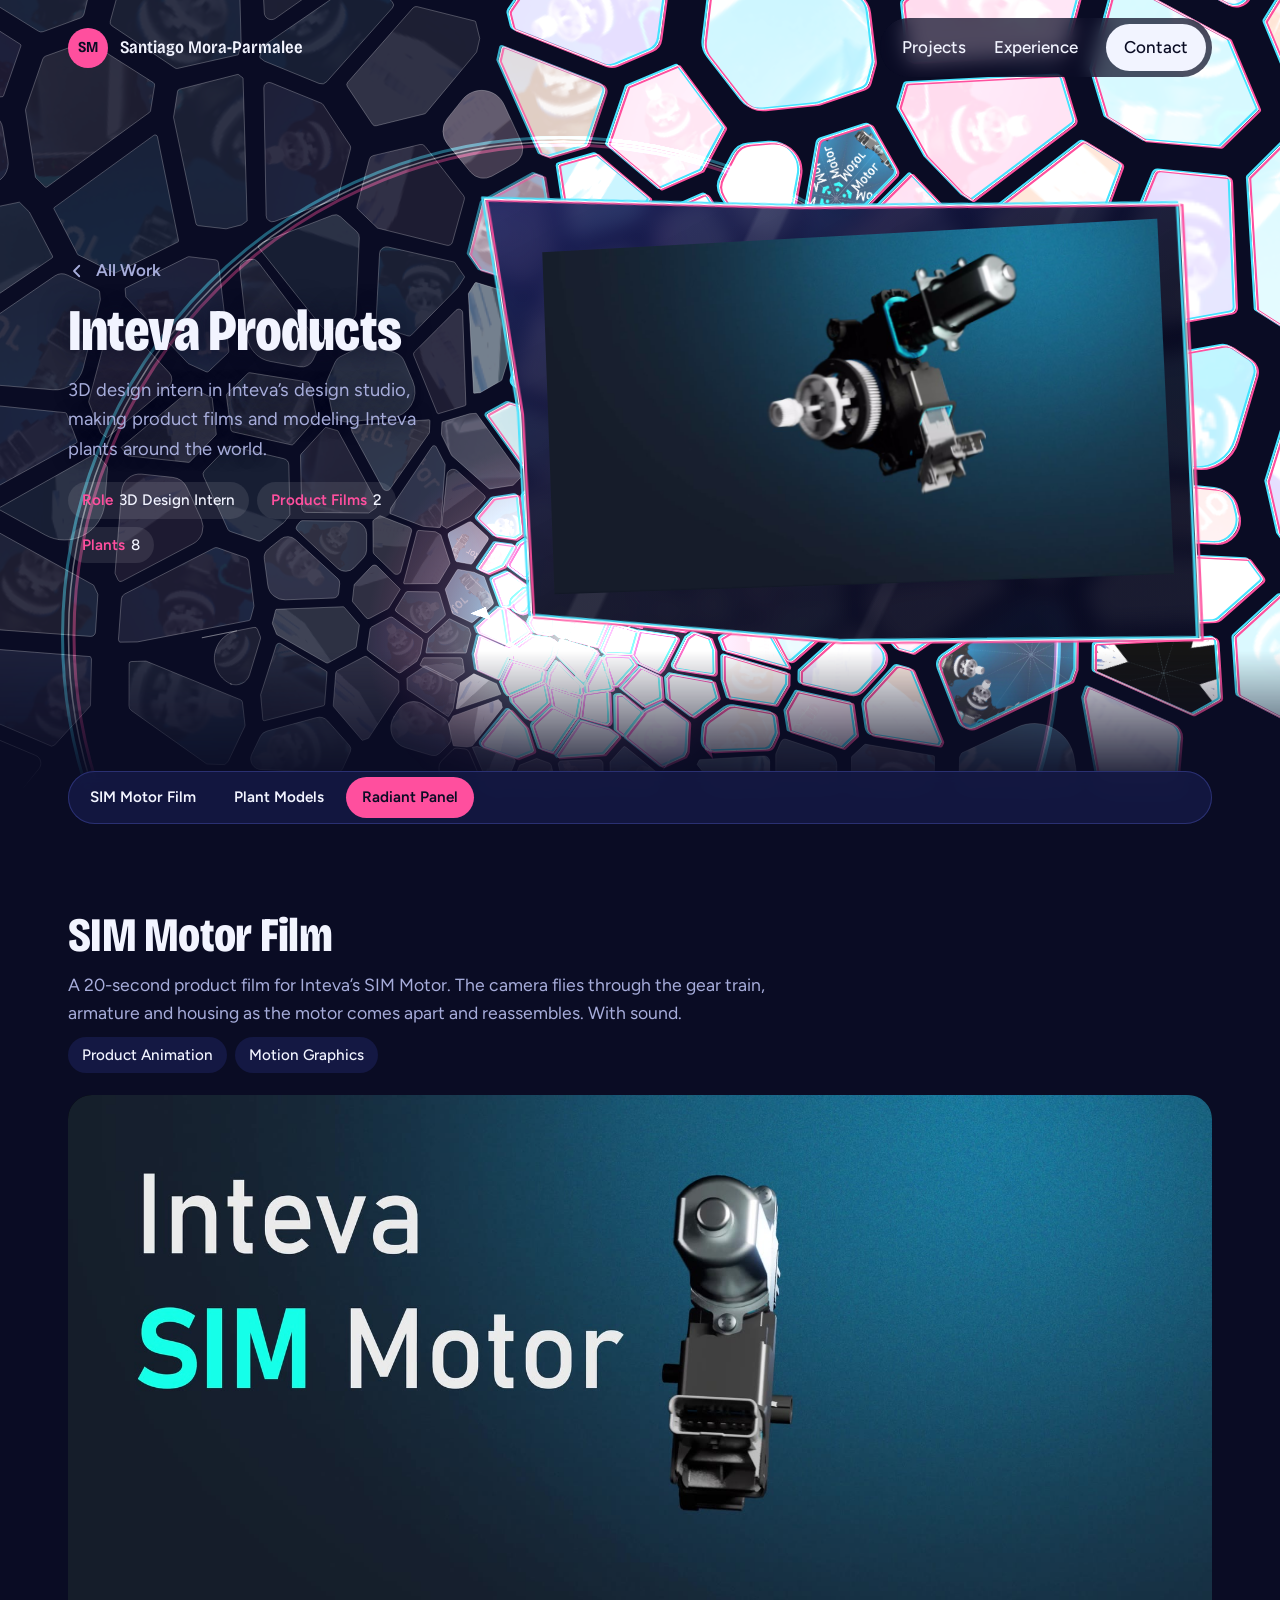
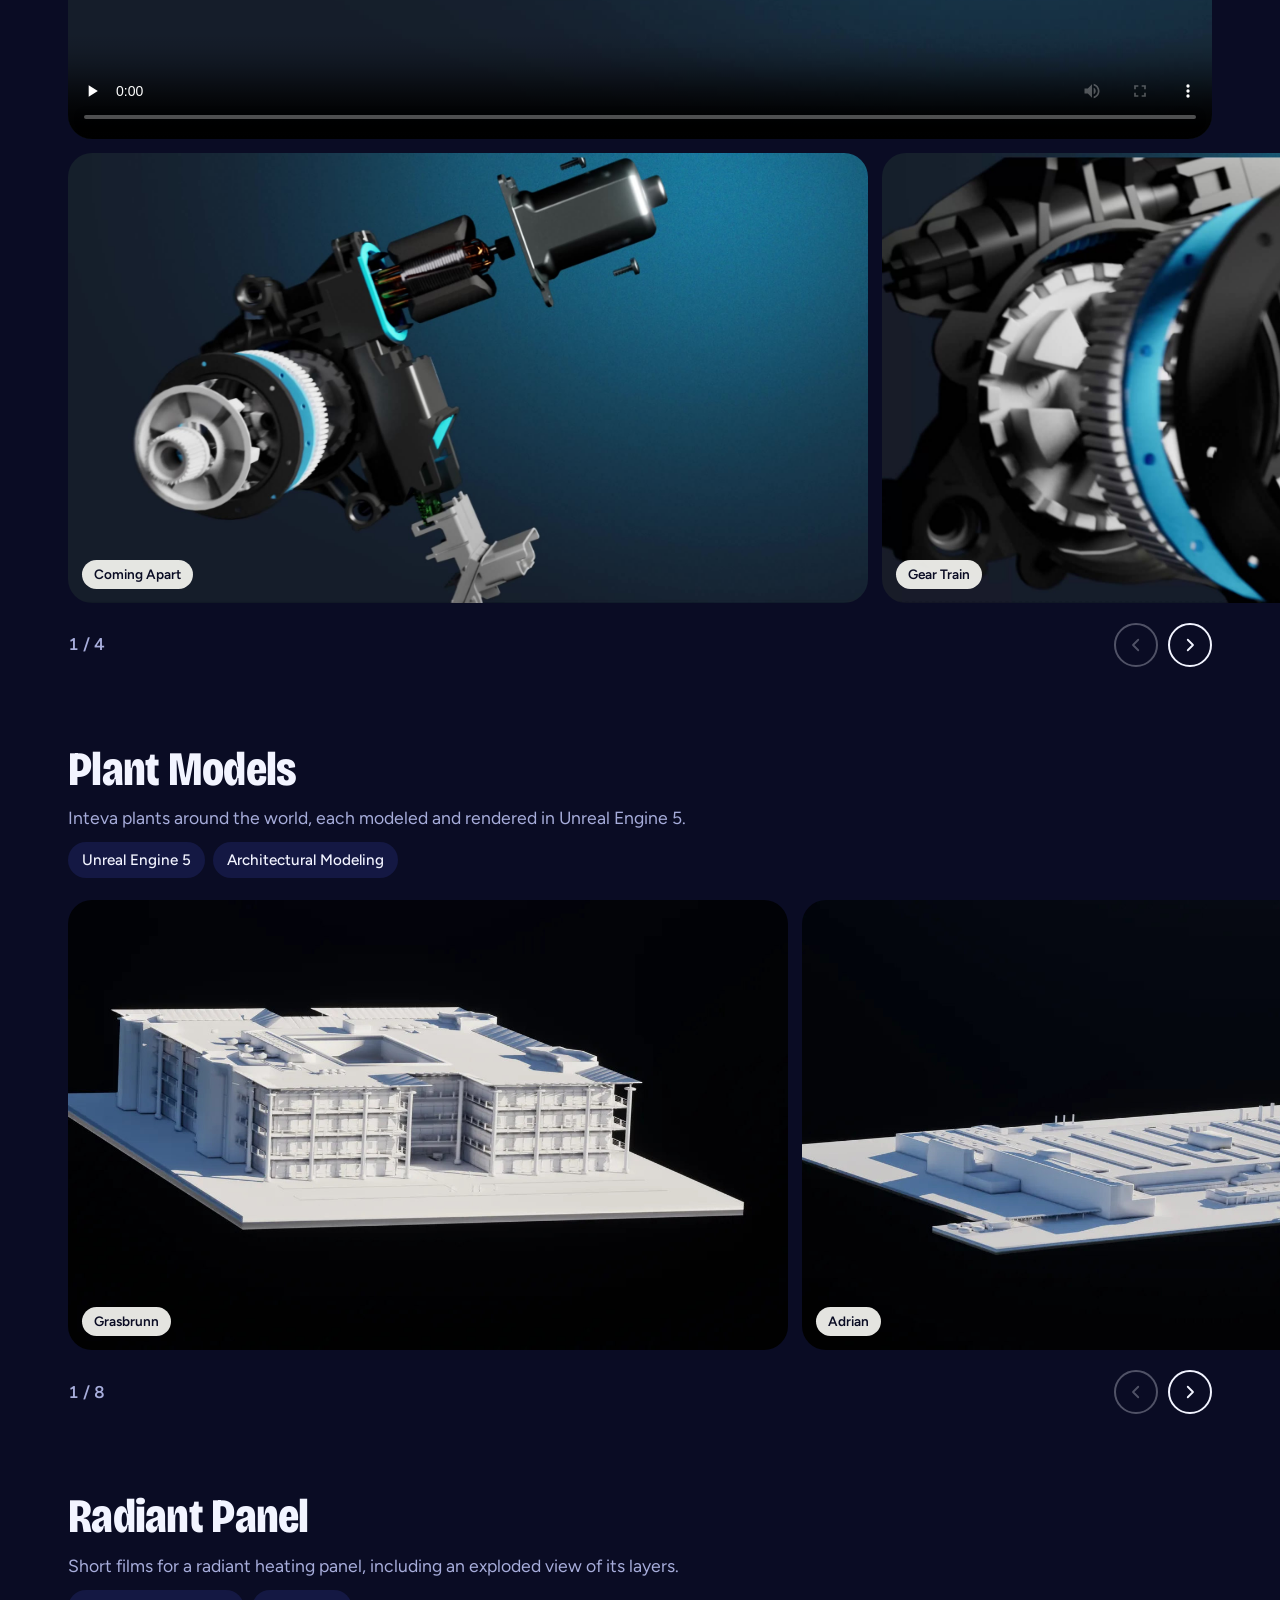
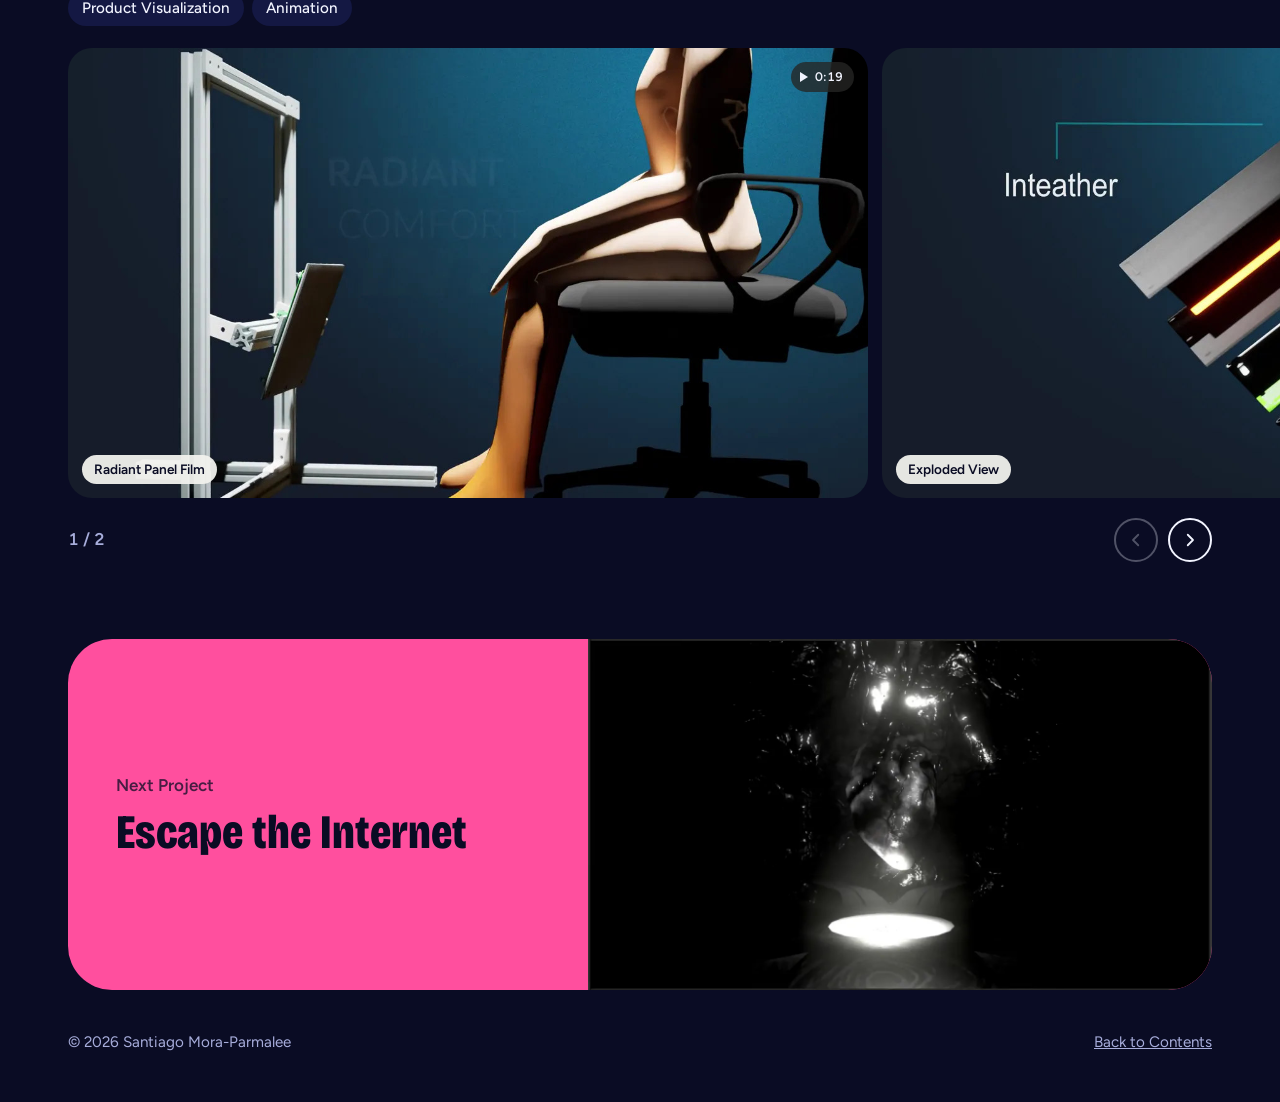
<file: inteva.html>
<!doctype html>
<html lang="en">
<head>
<meta charset="utf-8">
<meta name="viewport" content="width=device-width, initial-scale=1, viewport-fit=cover">
<title>Inteva Products · Santiago Mora-Parmalee</title>
<meta name="description" content="Internship work at Inteva Products: a product film for the SIM Motor, a radiant panel film and plant models.">
<link rel="preconnect" href="https://fonts.googleapis.com">
<link rel="preconnect" href="https://fonts.gstatic.com" crossorigin>
<link rel="stylesheet" href="https://fonts.googleapis.com/css2?family=Bricolage+Grotesque:opsz,wdth,wght@12..96,75..100,400..800&family=Figtree:wght@400;500;600;700&display=swap">
<link rel="stylesheet" href="css/site.css">
<link rel="stylesheet" href="css/fracture.css">
</head>
<body class="fx">

<header class="site-head">
  <div class="wrap">
    <a class="brand" href="index.html"><span class="mark">SM</span>Santiago Mora-Parmalee</a>
    <nav class="site-nav" aria-label="Main">
      <a href="index.html#contents">Projects</a>
      <a href="index.html#about">Experience</a>
      <a class="pill" href="index.html#contact">Contact</a>
    </nav>
  </div>
</header>

<main>
  <section class="fx-hero fx-proj" aria-labelledby="page-title">
    <canvas class="fx-field" aria-hidden="true"></canvas>
    <div class="fx-inner">
      <div class="fx-text">
        <a class="back" href="index.html#contents"><svg width="18" height="18" viewBox="0 0 24 24" fill="none" stroke="currentColor" stroke-width="2.4" stroke-linecap="round" stroke-linejoin="round" aria-hidden="true"><path d="M15 5l-7 7 7 7"/></svg> All Work</a>
        <h1 id="page-title">Inteva Products</h1>
        <p class="hero-lede">3D design intern in Inteva’s design studio, making product films and modeling Inteva plants around the world.</p>
        <ul class="facts"><li><b>Role</b>3D Design Intern</li><li><b>Product Films</b>2</li><li><b>Plants</b>8</li></ul>
      </div>
      <div class="fx-stage" data-origin="0.1 0.99" data-origin-stacked="0.92 0.0">
        <div class="shard"><video class="loop" src="../media/inteva/motor-flythrough.mp4" poster="../media/inteva/motor-flythrough.jpg" width="1280" height="720" data-len="0:09" muted loop playsinline preload="none" aria-label="Camera flying through the SIM Motor's gears and armature"></video></div>
      </div>
    </div>
  </section>

  <nav class="jump" aria-label="Jump to a section">
    <div class="wrap"><div class="jump-inner"><a href="#motor">SIM Motor Film</a><a href="#plants">Plant Models</a><a href="#radiant-panel">Radiant Panel</a></div></div>
  </nav>

  <section class="part" id="motor" aria-labelledby="motor-t">
    <div class="wrap part-head">
      <h2 id="motor-t">SIM Motor Film</h2>
      <p>A 20-second product film for Inteva’s SIM Motor. The camera flies through the gear train, armature and housing as the motor comes apart and reassembles. With sound.</p>
      <ul class="chips"><li>Product Animation</li><li>Motion Graphics</li></ul>
    </div>
    <div class="wrap">
      <figure class="slide player" style="--ar:1920 / 1080">
        <video src="../media/inteva/motor-film.mp4" poster="../media/inteva/motor-film.jpg" width="1920" height="1080" controls playsinline preload="none" aria-label="Product film for the Inteva SIM Motor"></video>
      </figure>
    </div>
  <div class="reel" data-reel style="margin-top:14px">
    <div class="reel-track" role="group" aria-label="Frames from the SIM Motor film">
      <figure class="slide" style="--ar:1778 / 1000"><button class="zoom" type="button" aria-label="Enlarge: The SIM Motor coming apart"><img src="../media/inteva/motor-exploded.jpg" width="1920" height="1080" loading="lazy" alt="The SIM Motor coming apart"></button><figcaption class="cap">Coming Apart</figcaption></figure>
      <figure class="slide" style="--ar:1778 / 1000"><button class="zoom" type="button" aria-label="Enlarge: Close-up of the gear train"><img src="../media/inteva/motor-gears.jpg" width="1920" height="1080" loading="lazy" alt="Close-up of the gear train"></button><figcaption class="cap">Gear Train</figcaption></figure>
      <figure class="slide" style="--ar:1778 / 1000"><button class="zoom" type="button" aria-label="Enlarge: Copper windings on the armature"><img src="../media/inteva/motor-armature.jpg" width="1920" height="1080" loading="lazy" alt="Copper windings on the armature"></button><figcaption class="cap">Armature</figcaption></figure>
      <figure class="slide" style="--ar:1778 / 1000"><button class="zoom" type="button" aria-label="Enlarge: Motor housing sliding back into place"><img src="../media/inteva/motor-housing.jpg" width="1920" height="1080" loading="lazy" alt="Motor housing sliding back into place"></button><figcaption class="cap">Reassembly</figcaption></figure>
    </div>
    <div class="wrap reel-bar">
      <span class="count" aria-live="polite">1 / 4</span>
      <span class="btns"><button class="circle-arrow" type="button" data-prev aria-label="Previous"><svg viewBox="0 0 24 24" fill="none" stroke="currentColor" stroke-width="2.4" stroke-linecap="round" stroke-linejoin="round" aria-hidden="true"><path d="M15 5l-7 7 7 7"/></svg></button><button class="circle-arrow" type="button" data-next aria-label="Next"><svg viewBox="0 0 24 24" fill="none" stroke="currentColor" stroke-width="2.4" stroke-linecap="round" stroke-linejoin="round" aria-hidden="true"><path d="M9 5l7 7-7 7"/></svg></button></span>
    </div>
  </div>

  </section>

  <section class="part" id="plants" aria-labelledby="plants-t">
    <div class="wrap part-head">
      <h2 id="plants-t">Plant Models</h2>
      <p>Inteva plants around the world, each modeled and rendered in Unreal Engine 5.</p>
      <ul class="chips"><li>Unreal Engine 5</li><li>Architectural Modeling</li></ul>
    </div>
  <div class="reel" data-reel>
    <div class="reel-track" role="group" aria-label="Plant renders">
      <figure class="slide" style="--ar:1600 / 1000"><button class="zoom" type="button" aria-label="Enlarge: Grasbrunn building model"><img src="../media/inteva/model-grasbrunn.jpg" width="1280" height="800" loading="lazy" alt="Grasbrunn building model"></button><figcaption class="cap">Grasbrunn</figcaption></figure>
      <figure class="slide" style="--ar:1600 / 1000"><button class="zoom" type="button" aria-label="Enlarge: Adrian plant model"><img src="../media/inteva/model-adrian.jpg" width="1280" height="800" loading="lazy" alt="Adrian plant model"></button><figcaption class="cap">Adrian</figcaption></figure>
      <figure class="slide" style="--ar:1600 / 1000"><button class="zoom" type="button" aria-label="Enlarge: Guanajuato plant model"><img src="../media/inteva/model-guanajuato.jpg" width="1280" height="800" loading="lazy" alt="Guanajuato plant model"></button><figcaption class="cap">Guanajuato</figcaption></figure>
      <figure class="slide" style="--ar:1600 / 1000"><button class="zoom" type="button" aria-label="Enlarge: Solingen building model"><img src="../media/inteva/model-solingen.jpg" width="1280" height="800" loading="lazy" alt="Solingen building model"></button><figcaption class="cap">Solingen</figcaption></figure>
      <figure class="slide" style="--ar:1600 / 1000"><button class="zoom" type="button" aria-label="Enlarge: Gadsden plant model"><img src="../media/inteva/model-gadsden.jpg" width="1280" height="800" loading="lazy" alt="Gadsden plant model"></button><figcaption class="cap">Gadsden</figcaption></figure>
      <figure class="slide" style="--ar:1600 / 1000"><button class="zoom" type="button" aria-label="Enlarge: Semoy plant model"><img src="../media/inteva/model-semoy.jpg" width="1280" height="800" loading="lazy" alt="Semoy plant model"></button><figcaption class="cap">Semoy</figcaption></figure>
      <figure class="slide" style="--ar:1600 / 1000"><button class="zoom" type="button" aria-label="Enlarge: Opole plant model"><img src="../media/inteva/model-opole.jpg" width="1280" height="800" loading="lazy" alt="Opole plant model"></button><figcaption class="cap">Opole</figcaption></figure>
      <figure class="slide" style="--ar:1600 / 1000"><button class="zoom" type="button" aria-label="Enlarge: Troy site model"><img src="../media/inteva/model-troy.jpg" width="1280" height="800" loading="lazy" alt="Troy site model"></button><figcaption class="cap">Troy</figcaption></figure>
    </div>
    <div class="wrap reel-bar">
      <span class="count" aria-live="polite">1 / 8</span>
      <span class="btns"><button class="circle-arrow" type="button" data-prev aria-label="Previous"><svg viewBox="0 0 24 24" fill="none" stroke="currentColor" stroke-width="2.4" stroke-linecap="round" stroke-linejoin="round" aria-hidden="true"><path d="M15 5l-7 7 7 7"/></svg></button><button class="circle-arrow" type="button" data-next aria-label="Next"><svg viewBox="0 0 24 24" fill="none" stroke="currentColor" stroke-width="2.4" stroke-linecap="round" stroke-linejoin="round" aria-hidden="true"><path d="M9 5l7 7-7 7"/></svg></button></span>
    </div>
  </div>

  </section>

  <section class="part" id="radiant-panel" aria-labelledby="radiant-panel-t">
    <div class="wrap part-head">
      <h2 id="radiant-panel-t">Radiant Panel</h2>
      <p>Short films for a radiant heating panel, including an exploded view of its layers.</p>
      <ul class="chips"><li>Product Visualization</li><li>Animation</li></ul>
    </div>
  <div class="reel" data-reel>
    <div class="reel-track" role="group" aria-label="Radiant panel films">
      <figure class="slide" style="--ar:1778 / 1000"><video class="loop" src="../media/inteva/radiant-panel-animation.mp4" poster="../media/inteva/radiant-panel-animation.jpg" width="1920" height="1080" data-len="0:19" muted loop playsinline preload="none" aria-label="Product film for a radiant heating panel"></video><figcaption class="cap">Radiant Panel Film</figcaption></figure>
      <figure class="slide" style="--ar:1778 / 1000"><video class="loop" src="../media/inteva/panel-exploded-view.mp4" poster="../media/inteva/panel-exploded-view.jpg" width="1920" height="1080" data-len="0:07" muted loop playsinline preload="none" aria-label="Exploded view of the heating panel layers"></video><figcaption class="cap">Exploded View</figcaption></figure>
    </div>
    <div class="wrap reel-bar">
      <span class="count" aria-live="polite">1 / 2</span>
      <span class="btns"><button class="circle-arrow" type="button" data-prev aria-label="Previous"><svg viewBox="0 0 24 24" fill="none" stroke="currentColor" stroke-width="2.4" stroke-linecap="round" stroke-linejoin="round" aria-hidden="true"><path d="M15 5l-7 7 7 7"/></svg></button><button class="circle-arrow" type="button" data-next aria-label="Next"><svg viewBox="0 0 24 24" fill="none" stroke="currentColor" stroke-width="2.4" stroke-linecap="round" stroke-linejoin="round" aria-hidden="true"><path d="M9 5l7 7-7 7"/></svg></button></span>
    </div>
  </div>

  </section>

  <section class="part wrap" aria-label="Next project">
    <a class="next-card" href="escape-the-internet.html">
      <span class="txt"><span>Next Project</span><strong>Escape the Internet</strong></span>
      <span class="img"><img src="../media/escape/heart-in-film.jpg" alt="" loading="lazy"></span>
    </a>
  </section>
</main>

<footer class="site-foot">
  <div class="wrap">
    <span>© 2026 Santiago Mora-Parmalee</span>
    <a href="index.html#contents">Back to Contents</a>
  </div>
</footer>

<script src="js/site.js"></script>
<script src="js/fracture.js"></script>
</body>
</html>
</file>
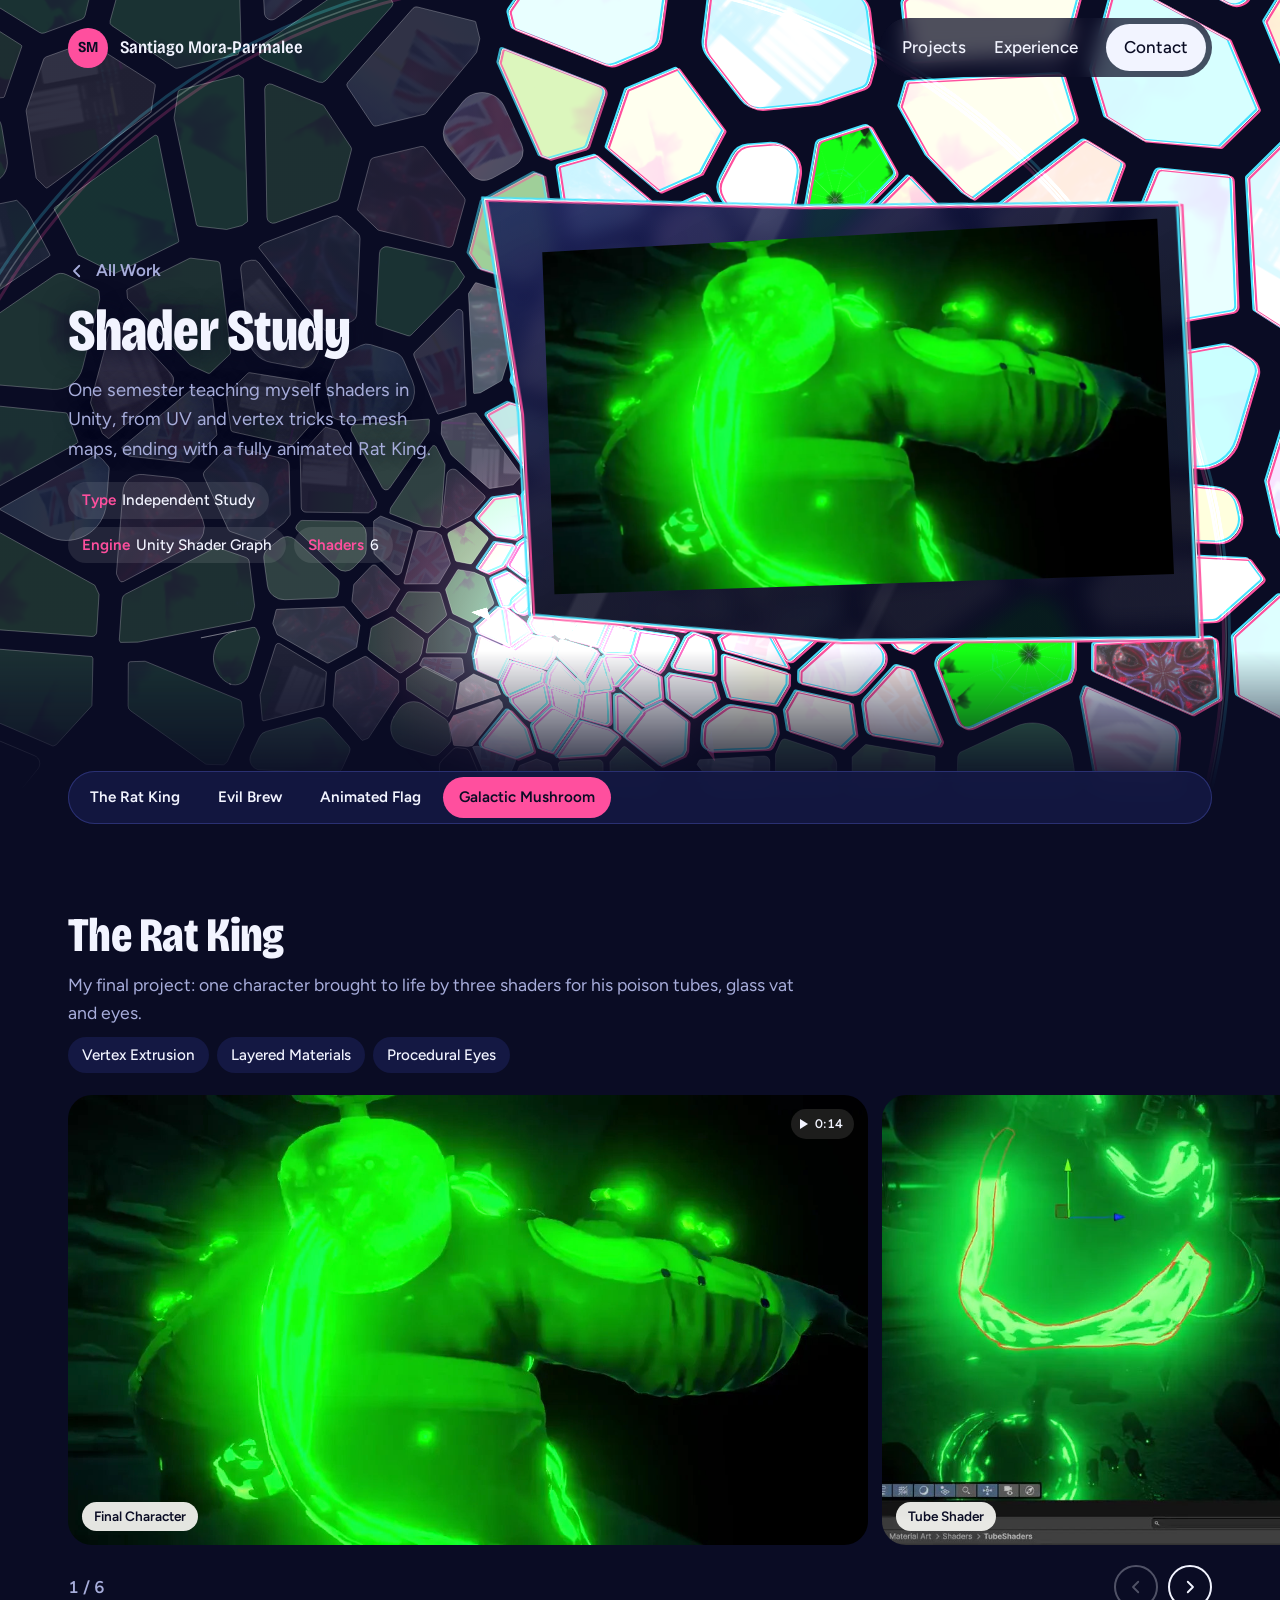
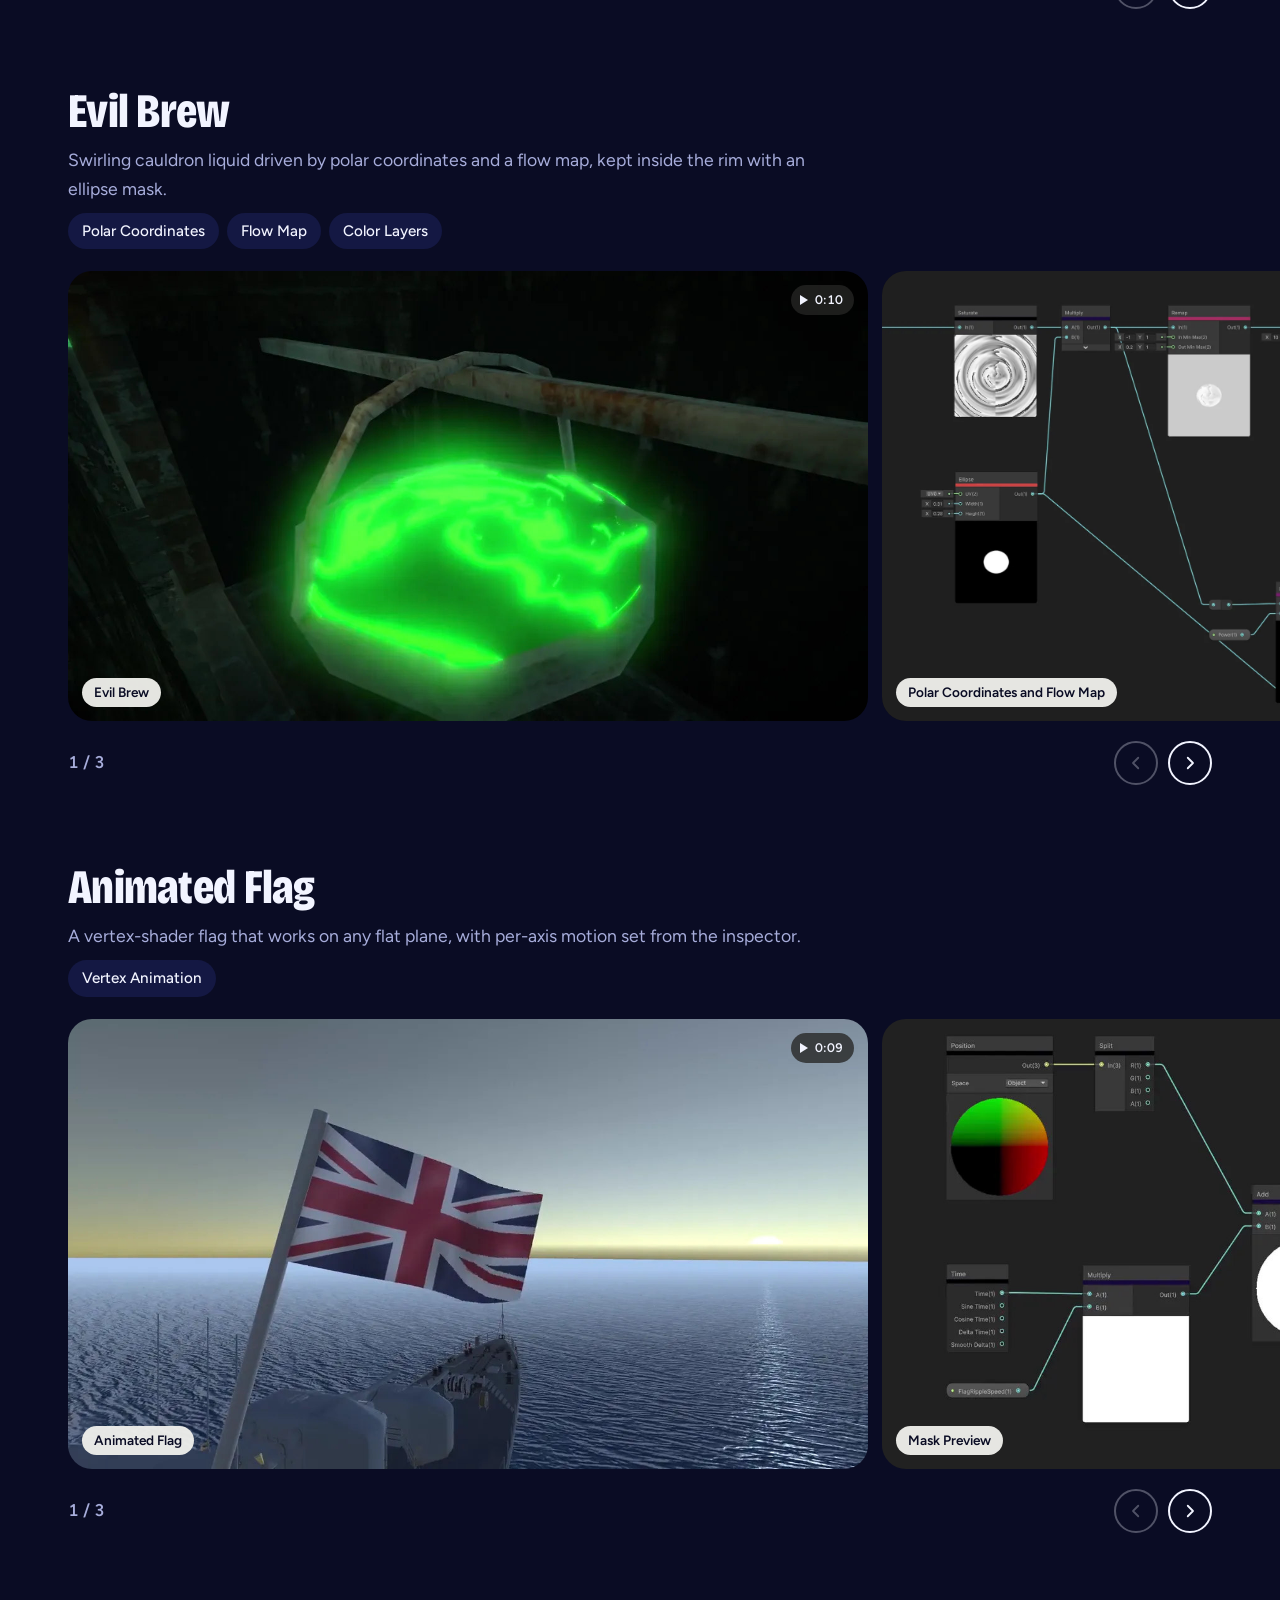
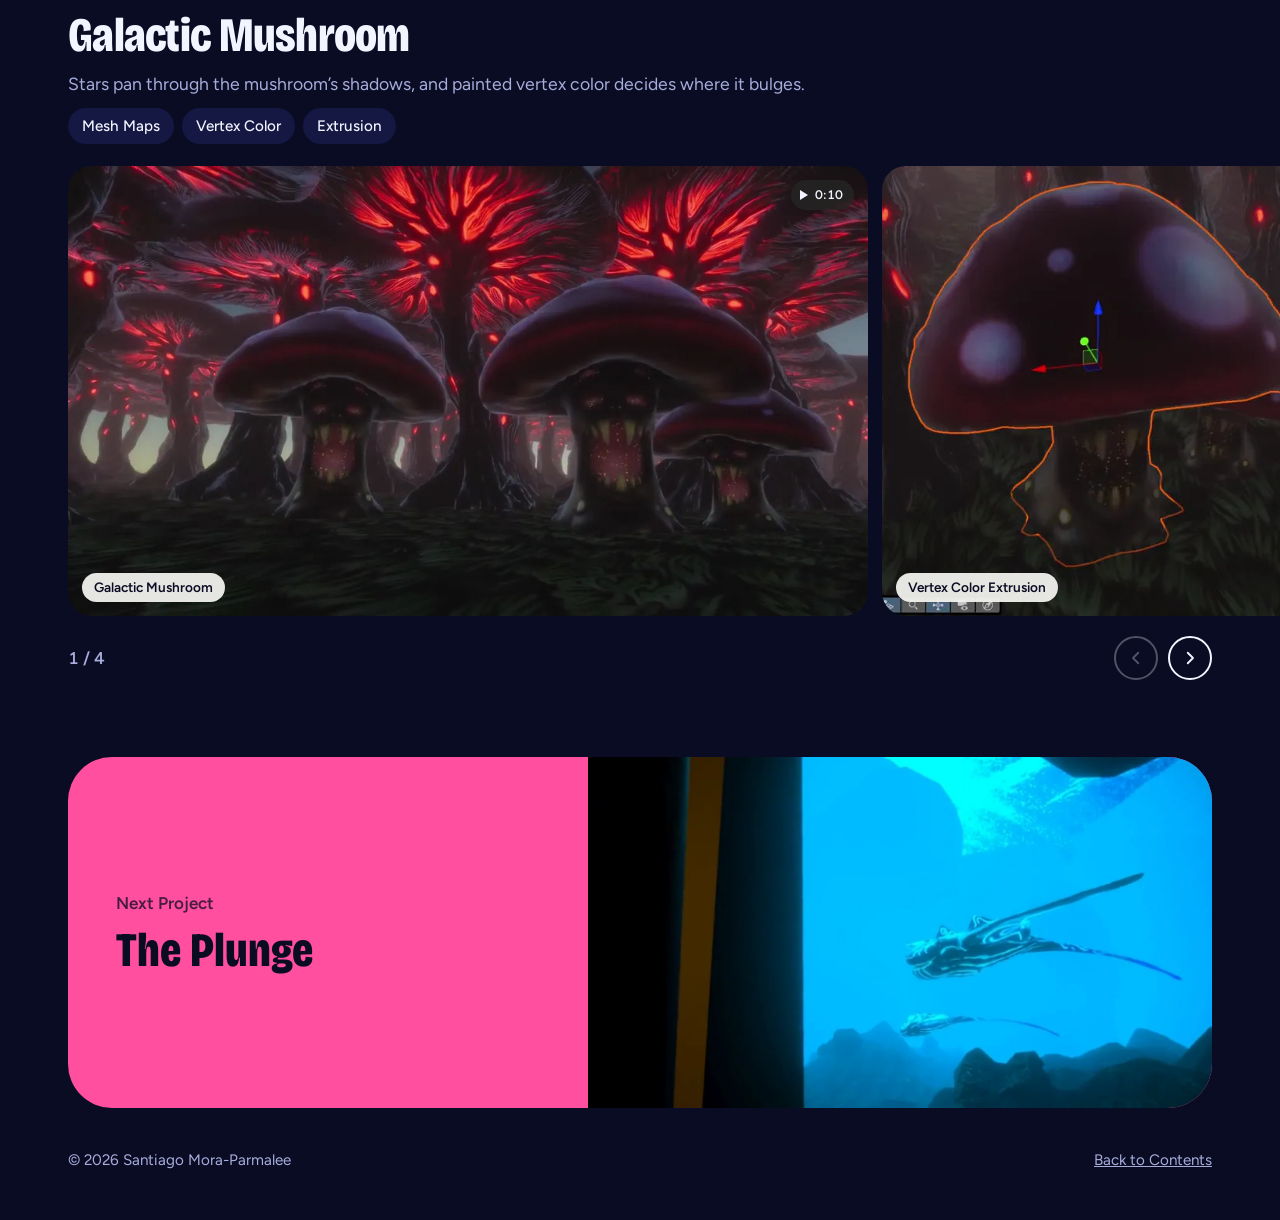
<file: shader-study.html>
<!doctype html>
<html lang="en">
<head>
<meta charset="utf-8">
<meta name="viewport" content="width=device-width, initial-scale=1, viewport-fit=cover">
<title>Shader Study · Santiago Mora-Parmalee</title>
<meta name="description" content="Six Unity Shader Graph shaders, ending with an animated Rat King.">
<link rel="preconnect" href="https://fonts.googleapis.com">
<link rel="preconnect" href="https://fonts.gstatic.com" crossorigin>
<link rel="stylesheet" href="https://fonts.googleapis.com/css2?family=Bricolage+Grotesque:opsz,wdth,wght@12..96,75..100,400..800&family=Figtree:wght@400;500;600;700&display=swap">
<link rel="stylesheet" href="css/site.css">
<link rel="stylesheet" href="css/fracture.css">
</head>
<body class="fx">

<header class="site-head">
  <div class="wrap">
    <a class="brand" href="index.html"><span class="mark">SM</span>Santiago Mora-Parmalee</a>
    <nav class="site-nav" aria-label="Main">
      <a href="index.html#contents">Projects</a>
      <a href="index.html#about">Experience</a>
      <a class="pill" href="index.html#contact">Contact</a>
    </nav>
  </div>
</header>

<main>
  <section class="fx-hero fx-proj" aria-labelledby="page-title">
    <canvas class="fx-field" aria-hidden="true"></canvas>
    <div class="fx-inner">
      <div class="fx-text">
        <a class="back" href="index.html#contents"><svg width="18" height="18" viewBox="0 0 24 24" fill="none" stroke="currentColor" stroke-width="2.4" stroke-linecap="round" stroke-linejoin="round" aria-hidden="true"><path d="M15 5l-7 7 7 7"/></svg> All Work</a>
        <h1 id="page-title">Shader Study</h1>
        <p class="hero-lede">One semester teaching myself shaders in Unity, from UV and vertex tricks to mesh maps, ending with a fully animated Rat King.</p>
        <ul class="facts"><li><b>Type</b>Independent Study</li><li><b>Engine</b>Unity Shader Graph</li><li><b>Shaders</b>6</li></ul>
      </div>
      <div class="fx-stage" data-origin="0.1 0.99" data-origin-stacked="0.92 0.0">
        <div class="shard"><video class="loop" src="../media/shader/ratking-final.mp4" poster="../media/shader/ratking-final.jpg" width="1280" height="720" data-len="0:14" muted loop playsinline preload="none" aria-label="The Rat King character glowing green"></video></div>
      </div>
    </div>
  </section>

  <nav class="jump" aria-label="Jump to a section">
    <div class="wrap"><div class="jump-inner"><a href="#rat-king">The Rat King</a><a href="#evil-brew">Evil Brew</a><a href="#animated-flag">Animated Flag</a><a href="#galactic-mushroom">Galactic Mushroom</a></div></div>
  </nav>

  <section class="part" id="rat-king" aria-labelledby="rat-king-t">
    <div class="wrap part-head">
      <h2 id="rat-king-t">The Rat King</h2>
      <p>My final project: one character brought to life by three shaders for his poison tubes, glass vat and eyes.</p>
      <ul class="chips"><li>Vertex Extrusion</li><li>Layered Materials</li><li>Procedural Eyes</li></ul>
    </div>
  <div class="reel" data-reel>
    <div class="reel-track" role="group" aria-label="The Rat King">
      <figure class="slide" style="--ar:1778 / 1000"><video class="loop" src="../media/shader/ratking-final.mp4" poster="../media/shader/ratking-final.jpg" width="1280" height="720" data-len="0:14" muted loop playsinline preload="none" aria-label="The Rat King character glowing green"></video><figcaption class="cap">Final Character</figcaption></figure>
      <figure class="slide" style="--ar:2013 / 1000"><video class="loop" src="../media/shader/ratking-tube-shader.mp4" poster="../media/shader/ratking-tube-shader.jpg" width="1280" height="636" data-len="0:35" muted loop playsinline preload="none" aria-label="Poison tubes bulging as bands pan along them"></video><figcaption class="cap">Tube Shader</figcaption></figure>
      <figure class="slide" style="--ar:1460 / 1000"><video class="loop" src="../media/shader/ratking-vat-shader.mp4" poster="../media/shader/ratking-vat-shader.jpg" width="978" height="670" data-len="0:10" muted loop playsinline preload="none" aria-label="Liquid rising and falling in the glass vat"></video><figcaption class="cap">Vat Shader</figcaption></figure>
      <figure class="slide" style="--ar:1866 / 1000"><video class="loop" src="../media/shader/ratking-eye-shader.mp4" poster="../media/shader/ratking-eye-shader.jpg" width="1280" height="686" data-len="0:37" muted loop playsinline preload="none" aria-label="X-shaped eyes changing size and distortion"></video><figcaption class="cap">Eye Shader</figcaption></figure>
      <figure class="slide fit" style="--ar:2400 / 1000"><button class="zoom" type="button" aria-label="Enlarge: Shader Graph producing black and white extrusion bands"><img src="../media/shader/ratking-extrusion-bands.jpg" width="1600" height="624" loading="lazy" alt="Shader Graph producing black and white extrusion bands"></button><figcaption class="cap">Tube Extrusion Graph</figcaption></figure>
      <figure class="slide fit" style="--ar:2296 / 1000"><button class="zoom" type="button" aria-label="Enlarge: Shader Graph centering the procedural X eye"><img src="../media/shader/ratking-eye-centering.jpg" width="1600" height="697" loading="lazy" alt="Shader Graph centering the procedural X eye"></button><figcaption class="cap">Eye Graph</figcaption></figure>
    </div>
    <div class="wrap reel-bar">
      <span class="count" aria-live="polite">1 / 6</span>
      <span class="btns"><button class="circle-arrow" type="button" data-prev aria-label="Previous"><svg viewBox="0 0 24 24" fill="none" stroke="currentColor" stroke-width="2.4" stroke-linecap="round" stroke-linejoin="round" aria-hidden="true"><path d="M15 5l-7 7 7 7"/></svg></button><button class="circle-arrow" type="button" data-next aria-label="Next"><svg viewBox="0 0 24 24" fill="none" stroke="currentColor" stroke-width="2.4" stroke-linecap="round" stroke-linejoin="round" aria-hidden="true"><path d="M9 5l7 7-7 7"/></svg></button></span>
    </div>
  </div>

  </section>

  <section class="part" id="evil-brew" aria-labelledby="evil-brew-t">
    <div class="wrap part-head">
      <h2 id="evil-brew-t">Evil Brew</h2>
      <p>Swirling cauldron liquid driven by polar coordinates and a flow map, kept inside the rim with an ellipse mask.</p>
      <ul class="chips"><li>Polar Coordinates</li><li>Flow Map</li><li>Color Layers</li></ul>
    </div>
  <div class="reel" data-reel>
    <div class="reel-track" role="group" aria-label="Evil Brew">
      <figure class="slide" style="--ar:1778 / 1000"><video class="loop" src="../media/shader/evil-brew.mp4" poster="../media/shader/evil-brew.jpg" width="1280" height="720" data-len="0:10" muted loop playsinline preload="none" aria-label="Swirling green cauldron liquid"></video><figcaption class="cap">Evil Brew</figcaption></figure>
      <figure class="slide fit" style="--ar:1402 / 1000"><button class="zoom" type="button" aria-label="Enlarge: Shader Graph with polar coordinates and a flow map"><img src="../media/shader/evil-brew-polar-flowmap.jpg" width="1600" height="1141" loading="lazy" alt="Shader Graph with polar coordinates and a flow map"></button><figcaption class="cap">Polar Coordinates and Flow Map</figcaption></figure>
      <figure class="slide fit" style="--ar:2022 / 1000"><button class="zoom" type="button" aria-label="Enlarge: Shader Graph stacking color layers"><img src="../media/shader/evil-brew-color-layers.jpg" width="1264" height="625" loading="lazy" alt="Shader Graph stacking color layers"></button><figcaption class="cap">Color Layers</figcaption></figure>
    </div>
    <div class="wrap reel-bar">
      <span class="count" aria-live="polite">1 / 3</span>
      <span class="btns"><button class="circle-arrow" type="button" data-prev aria-label="Previous"><svg viewBox="0 0 24 24" fill="none" stroke="currentColor" stroke-width="2.4" stroke-linecap="round" stroke-linejoin="round" aria-hidden="true"><path d="M15 5l-7 7 7 7"/></svg></button><button class="circle-arrow" type="button" data-next aria-label="Next"><svg viewBox="0 0 24 24" fill="none" stroke="currentColor" stroke-width="2.4" stroke-linecap="round" stroke-linejoin="round" aria-hidden="true"><path d="M9 5l7 7-7 7"/></svg></button></span>
    </div>
  </div>

  </section>

  <section class="part" id="animated-flag" aria-labelledby="animated-flag-t">
    <div class="wrap part-head">
      <h2 id="animated-flag-t">Animated Flag</h2>
      <p>A vertex-shader flag that works on any flat plane, with per-axis motion set from the inspector.</p>
      <ul class="chips"><li>Vertex Animation</li></ul>
    </div>
  <div class="reel" data-reel>
    <div class="reel-track" role="group" aria-label="Animated Flag">
      <figure class="slide" style="--ar:1778 / 1000"><video class="loop" src="../media/shader/animated-flag.mp4" poster="../media/shader/animated-flag.jpg" width="1280" height="720" data-len="0:09" muted loop playsinline preload="none" aria-label="Union Jack waving on a warship"></video><figcaption class="cap">Animated Flag</figcaption></figure>
      <figure class="slide fit" style="--ar:1829 / 1000"><video class="loop" src="../media/shader/animated-flag-02.mp4" poster="../media/shader/animated-flag-02.jpg" width="1280" height="700" data-len="0:06" muted loop playsinline preload="none" aria-label="Shader Graph previews of the panning mask"></video><figcaption class="cap">Mask Preview</figcaption></figure>
      <figure class="slide fit" style="--ar:1510 / 1000"><button class="zoom" type="button" aria-label="Enlarge: Shader Graph offsetting vertex positions per axis"><img src="../media/shader/flag-vertex-graph.jpg" width="1542" height="1021" loading="lazy" alt="Shader Graph offsetting vertex positions per axis"></button><figcaption class="cap">Vertex Graph</figcaption></figure>
    </div>
    <div class="wrap reel-bar">
      <span class="count" aria-live="polite">1 / 3</span>
      <span class="btns"><button class="circle-arrow" type="button" data-prev aria-label="Previous"><svg viewBox="0 0 24 24" fill="none" stroke="currentColor" stroke-width="2.4" stroke-linecap="round" stroke-linejoin="round" aria-hidden="true"><path d="M15 5l-7 7 7 7"/></svg></button><button class="circle-arrow" type="button" data-next aria-label="Next"><svg viewBox="0 0 24 24" fill="none" stroke="currentColor" stroke-width="2.4" stroke-linecap="round" stroke-linejoin="round" aria-hidden="true"><path d="M9 5l7 7-7 7"/></svg></button></span>
    </div>
  </div>

  </section>

  <section class="part" id="galactic-mushroom" aria-labelledby="galactic-mushroom-t">
    <div class="wrap part-head">
      <h2 id="galactic-mushroom-t">Galactic Mushroom</h2>
      <p>Stars pan through the mushroom’s shadows, and painted vertex color decides where it bulges.</p>
      <ul class="chips"><li>Mesh Maps</li><li>Vertex Color</li><li>Extrusion</li></ul>
    </div>
  <div class="reel" data-reel>
    <div class="reel-track" role="group" aria-label="Galactic Mushroom">
      <figure class="slide" style="--ar:1778 / 1000"><video class="loop" src="../media/shader/galactic-mushroom.mp4" poster="../media/shader/galactic-mushroom.jpg" width="1280" height="720" data-len="0:10" muted loop playsinline preload="none" aria-label="Red mushrooms with stars in their shadows"></video><figcaption class="cap">Galactic Mushroom</figcaption></figure>
      <figure class="slide" style="--ar:2207 / 1000"><video class="loop" src="../media/shader/galactic-mushroom-vertex-color.mp4" poster="../media/shader/galactic-mushroom-vertex-color.jpg" width="1280" height="580" data-len="0:29" muted loop playsinline preload="none" aria-label="Mushroom cap bulging only where painted"></video><figcaption class="cap">Vertex Color Extrusion</figcaption></figure>
      <figure class="slide fit" style="--ar:2400 / 1000"><button class="zoom" type="button" aria-label="Enlarge: Shader Graph using the ambient occlusion map to place stars"><img src="../media/shader/mushroom-ao-stars.jpg" width="1435" height="463" loading="lazy" alt="Shader Graph using the ambient occlusion map to place stars"></button><figcaption class="cap">Stars in the AO Map</figcaption></figure>
      <figure class="slide fit" style="--ar:2338 / 1000"><button class="zoom" type="button" aria-label="Enlarge: Shader Graph masking extrusion with vertex color"><img src="../media/shader/mushroom-extrusion-graph.jpg" width="1482" height="634" loading="lazy" alt="Shader Graph masking extrusion with vertex color"></button><figcaption class="cap">Extrusion Graph</figcaption></figure>
    </div>
    <div class="wrap reel-bar">
      <span class="count" aria-live="polite">1 / 4</span>
      <span class="btns"><button class="circle-arrow" type="button" data-prev aria-label="Previous"><svg viewBox="0 0 24 24" fill="none" stroke="currentColor" stroke-width="2.4" stroke-linecap="round" stroke-linejoin="round" aria-hidden="true"><path d="M15 5l-7 7 7 7"/></svg></button><button class="circle-arrow" type="button" data-next aria-label="Next"><svg viewBox="0 0 24 24" fill="none" stroke="currentColor" stroke-width="2.4" stroke-linecap="round" stroke-linejoin="round" aria-hidden="true"><path d="M9 5l7 7-7 7"/></svg></button></span>
    </div>
  </div>

  </section>

  <section class="part wrap" aria-label="Next project">
    <a class="next-card" href="the-plunge.html">
      <span class="txt"><span>Next Project</span><strong>The Plunge</strong></span>
      <span class="img"><img src="../media/plunge/postprocess-global.jpg" alt="" loading="lazy"></span>
    </a>
  </section>
</main>

<footer class="site-foot">
  <div class="wrap">
    <span>© 2026 Santiago Mora-Parmalee</span>
    <a href="index.html#contents">Back to Contents</a>
  </div>
</footer>

<script src="js/site.js"></script>
<script src="js/fracture.js"></script>
</body>
</html>
</file>
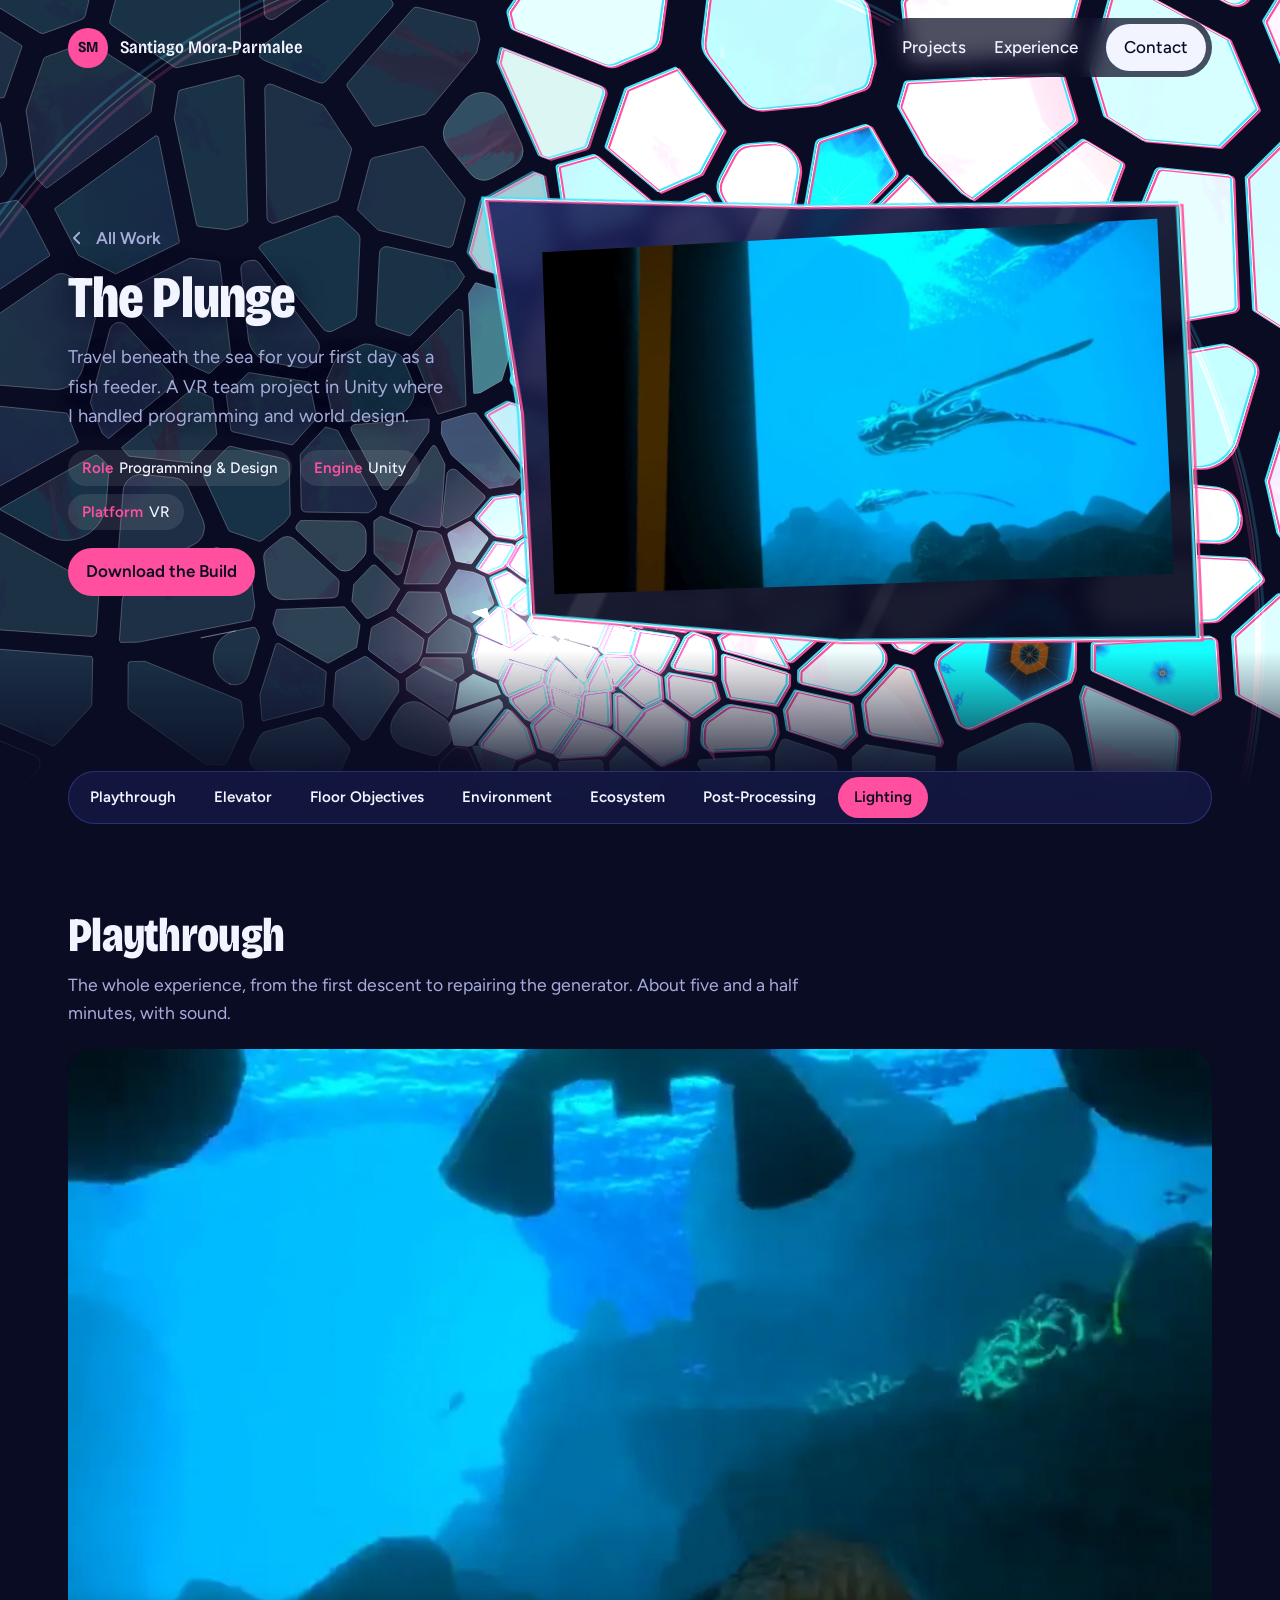
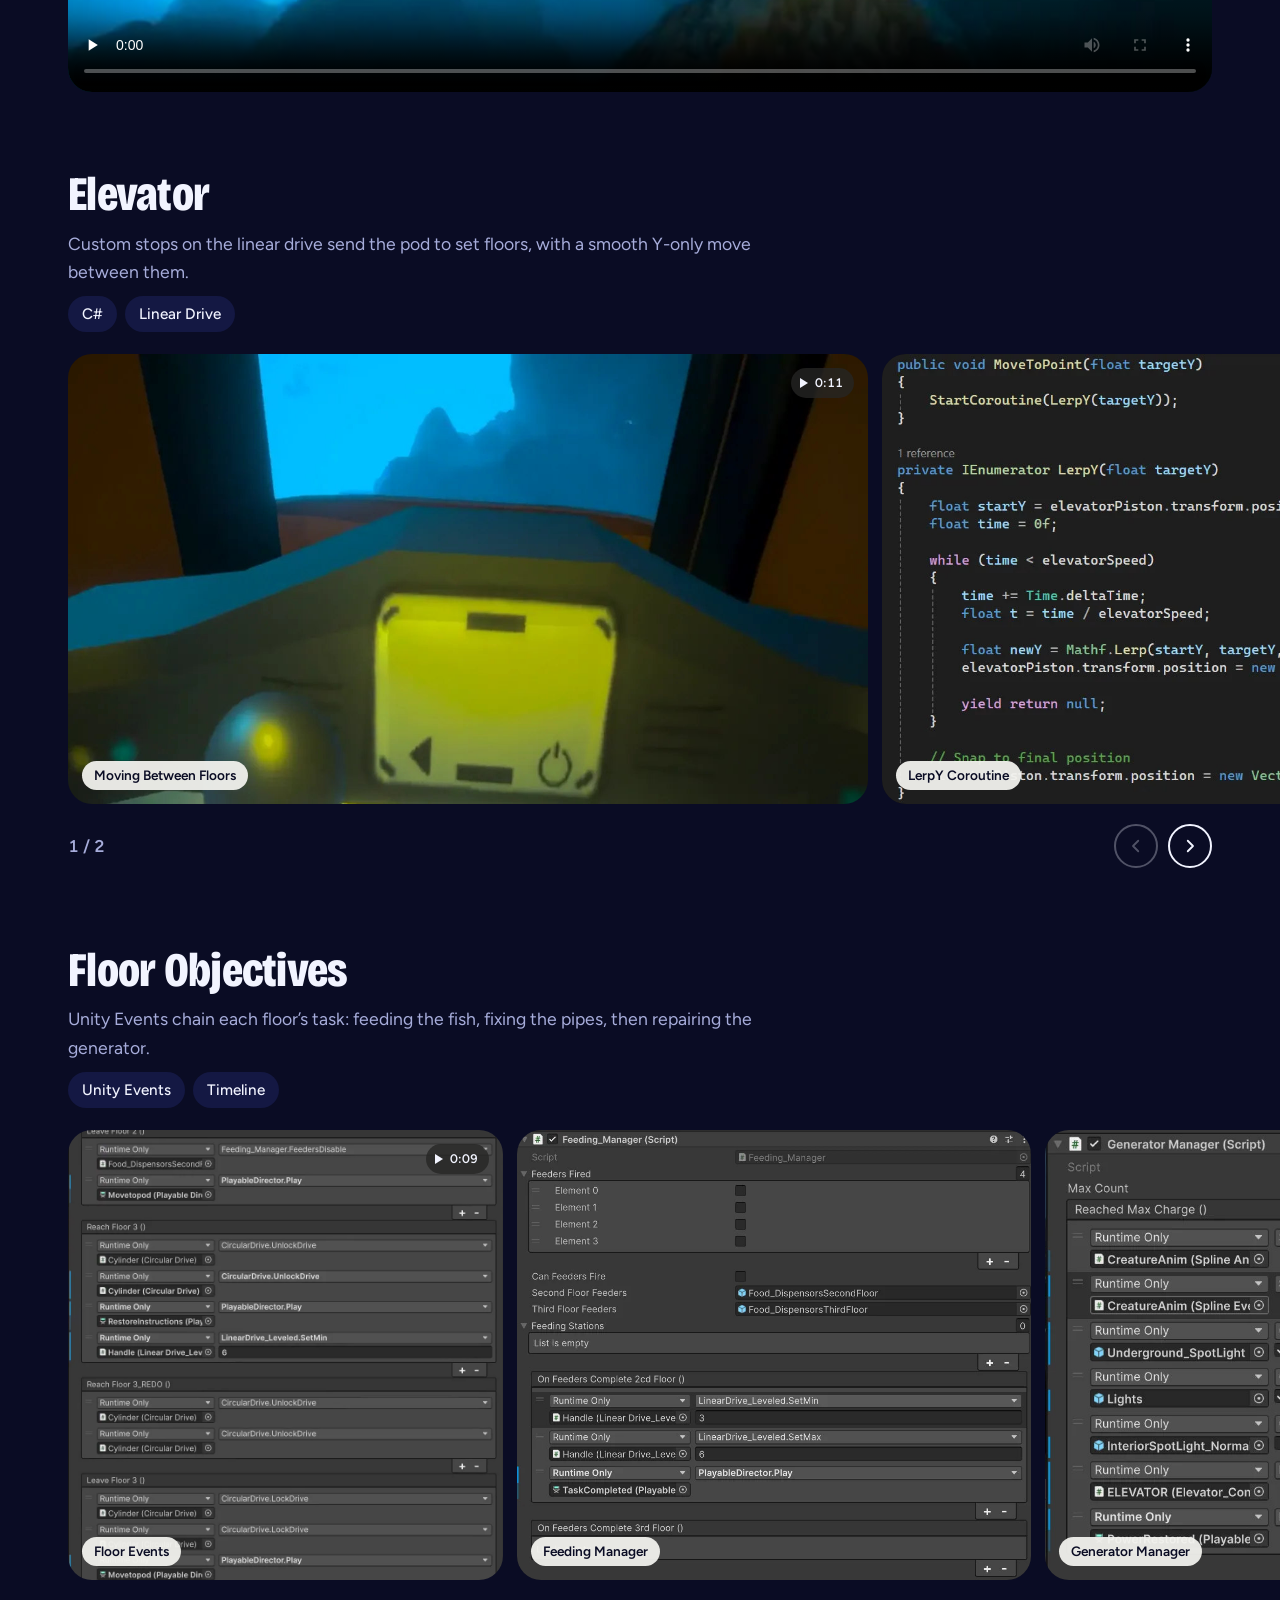
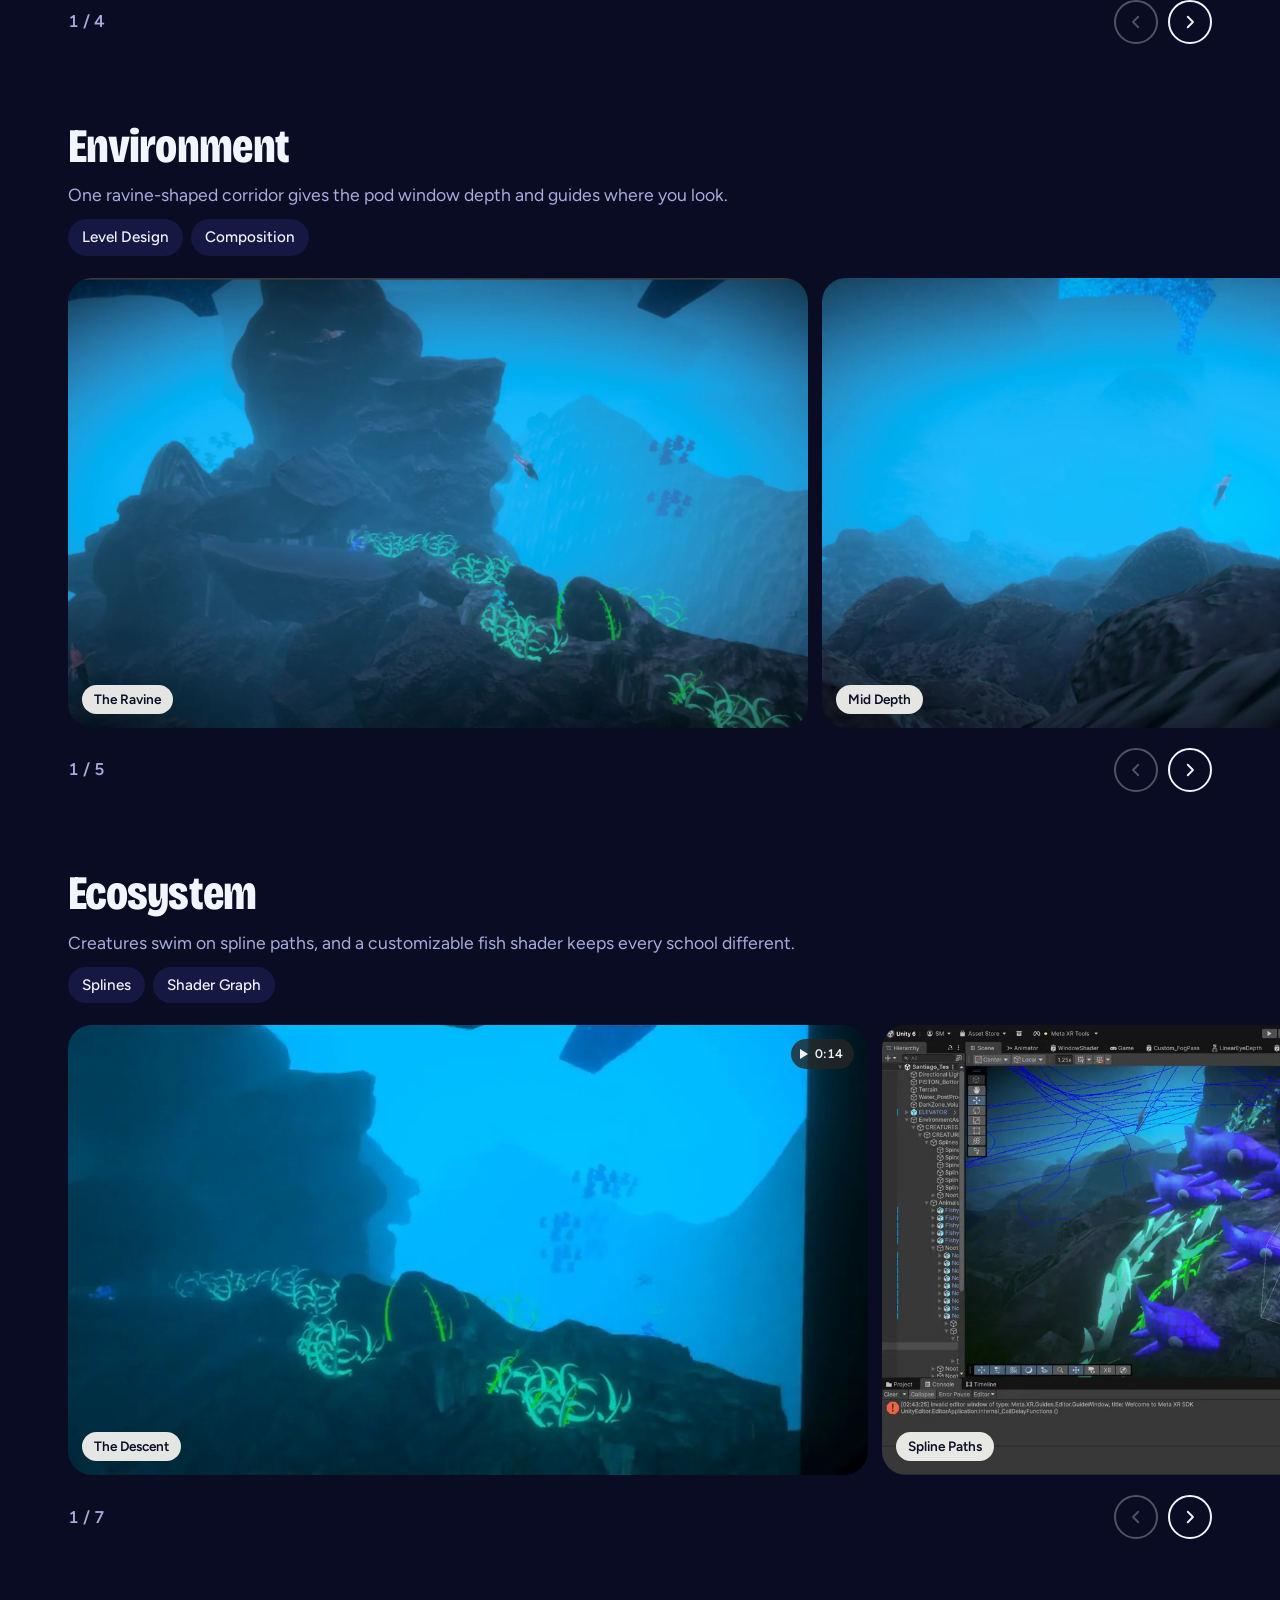
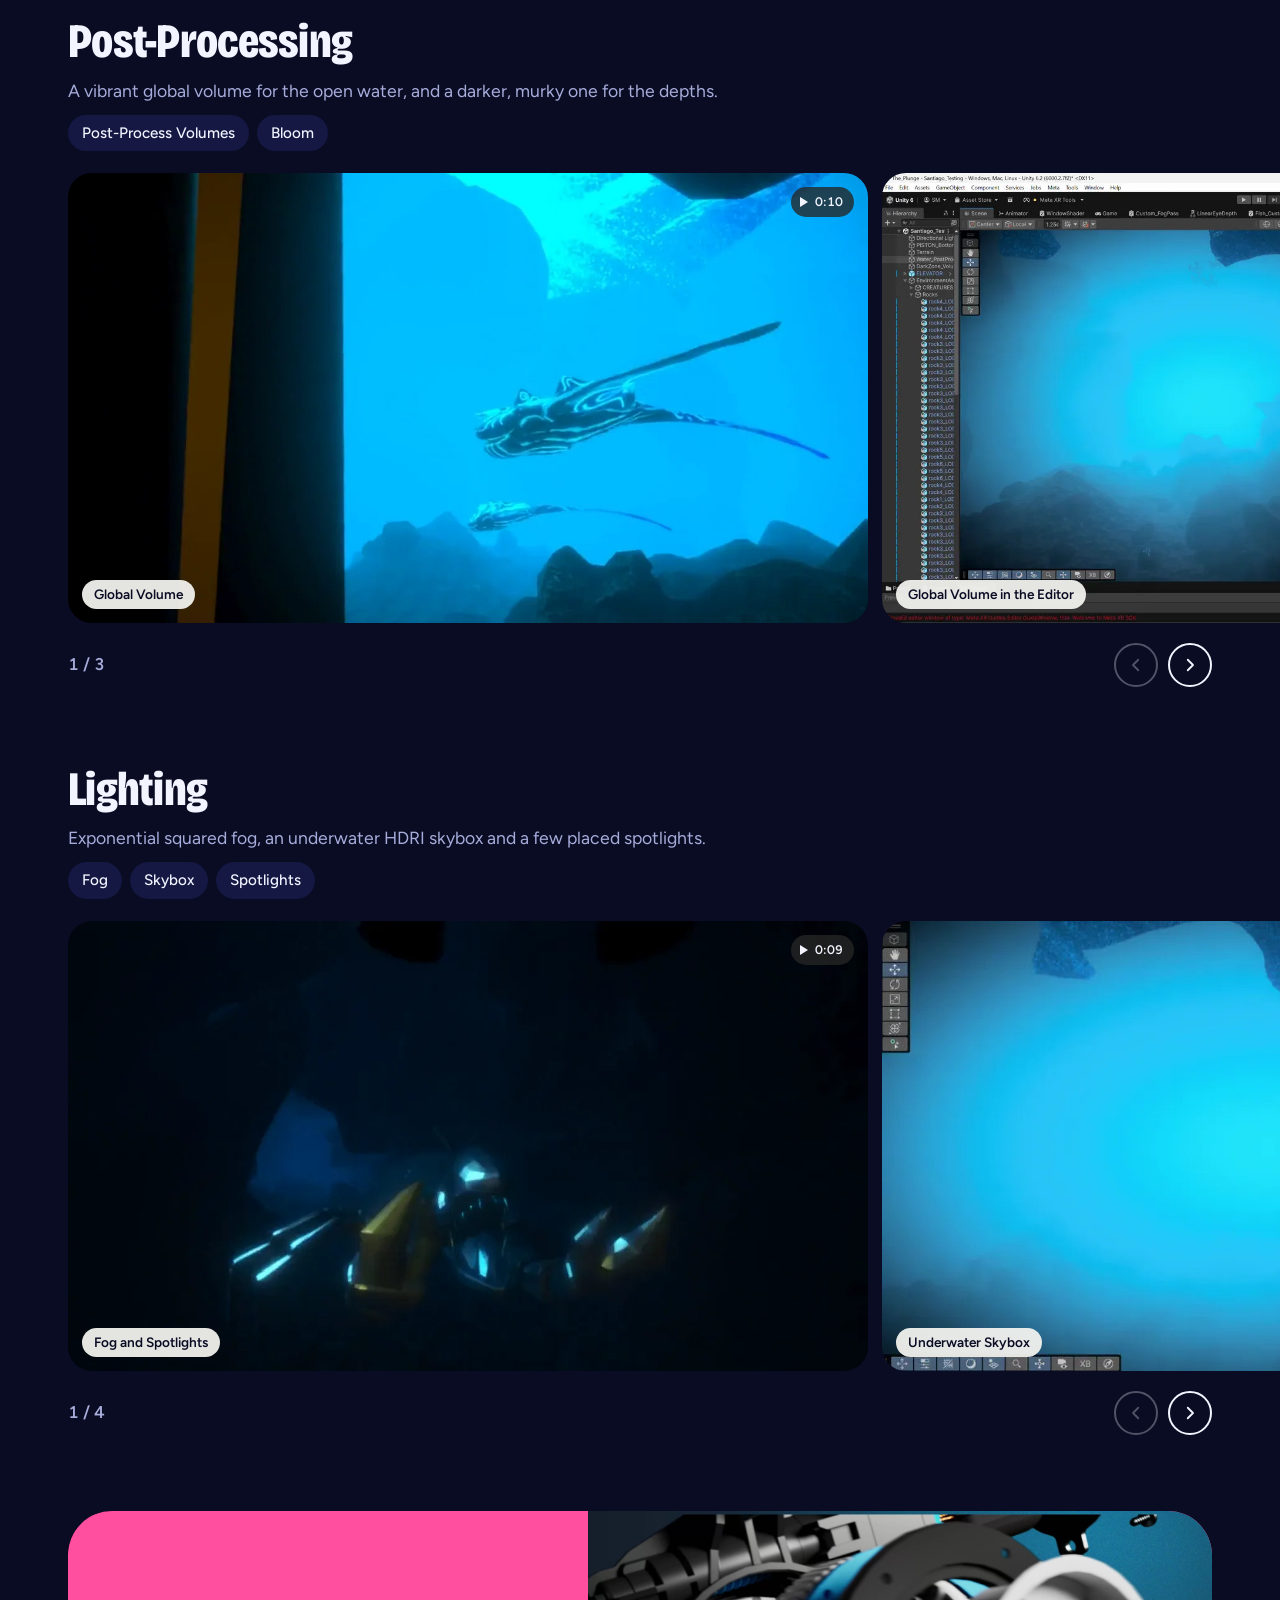
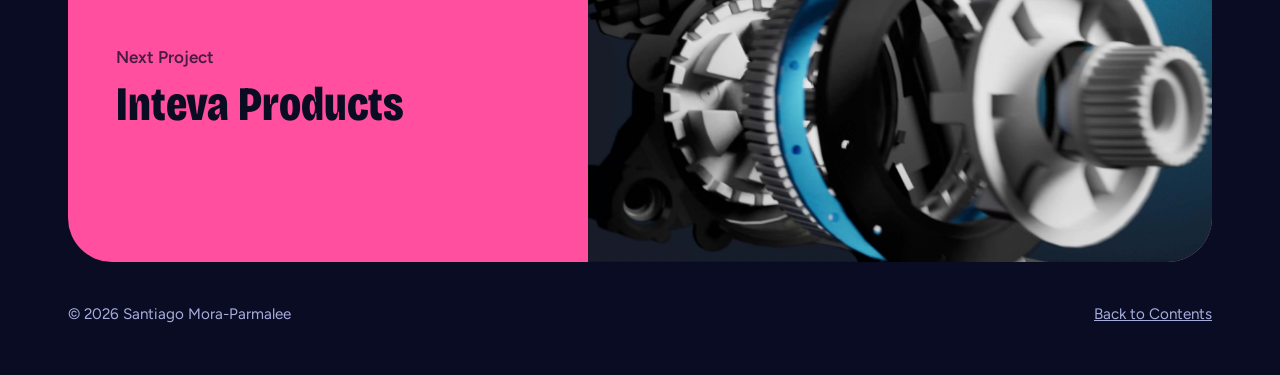
<file: the-plunge.html>
<!doctype html>
<html lang="en">
<head>
<meta charset="utf-8">
<meta name="viewport" content="width=device-width, initial-scale=1, viewport-fit=cover">
<title>The Plunge · Santiago Mora-Parmalee</title>
<meta name="description" content="An underwater VR experience in Unity: programming, environment, ecosystem, post-processing and lighting.">
<link rel="preconnect" href="https://fonts.googleapis.com">
<link rel="preconnect" href="https://fonts.gstatic.com" crossorigin>
<link rel="stylesheet" href="https://fonts.googleapis.com/css2?family=Bricolage+Grotesque:opsz,wdth,wght@12..96,75..100,400..800&family=Figtree:wght@400;500;600;700&display=swap">
<link rel="stylesheet" href="css/site.css">
<link rel="stylesheet" href="css/fracture.css">
</head>
<body class="fx">

<header class="site-head">
  <div class="wrap">
    <a class="brand" href="index.html"><span class="mark">SM</span>Santiago Mora-Parmalee</a>
    <nav class="site-nav" aria-label="Main">
      <a href="index.html#contents">Projects</a>
      <a href="index.html#about">Experience</a>
      <a class="pill" href="index.html#contact">Contact</a>
    </nav>
  </div>
</header>

<main>
  <section class="fx-hero fx-proj" aria-labelledby="page-title">
    <canvas class="fx-field" aria-hidden="true"></canvas>
    <div class="fx-inner">
      <div class="fx-text">
        <a class="back" href="index.html#contents"><svg width="18" height="18" viewBox="0 0 24 24" fill="none" stroke="currentColor" stroke-width="2.4" stroke-linecap="round" stroke-linejoin="round" aria-hidden="true"><path d="M15 5l-7 7 7 7"/></svg> All Work</a>
        <h1 id="page-title">The Plunge</h1>
        <p class="hero-lede">Travel beneath the sea for your first day as a fish feeder. A VR team project in Unity where I handled programming and world design.</p>
        <ul class="facts"><li><b>Role</b>Programming &amp; Design</li><li><b>Engine</b>Unity</li><li><b>Platform</b>VR</li></ul>
        <div class="hero-actions"><a class="pill gold" href="https://quinnipiacuniversity-my.sharepoint.com/:f:/r/personal/samoraparmalee_quinnipiac_edu/Documents/Plunge_Build?csf=1&amp;web=1&amp;e=ZB4Wnp">Download the Build</a></div>
      </div>
      <div class="fx-stage" data-origin="0.1 0.99" data-origin-stacked="0.92 0.0">
        <div class="shard"><video class="loop" src="../media/plunge/postprocess-global.mp4" poster="../media/plunge/postprocess-global.jpg" width="1280" height="720" data-len="0:10" muted loop playsinline preload="none" aria-label="A leviathan swimming past the diving pod"></video></div>
      </div>
    </div>
  </section>

  <nav class="jump" aria-label="Jump to a section">
    <div class="wrap"><div class="jump-inner"><a href="#playthrough">Playthrough</a><a href="#elevator">Elevator</a><a href="#objectives">Floor Objectives</a><a href="#environment">Environment</a><a href="#ecosystem">Ecosystem</a><a href="#post">Post-Processing</a><a href="#lighting">Lighting</a></div></div>
  </nav>

  <section class="part" id="playthrough" aria-labelledby="playthrough-t">
    <div class="wrap part-head">
      <h2 id="playthrough-t">Playthrough</h2>
      <p>The whole experience, from the first descent to repairing the generator. About five and a half minutes, with sound.</p>
      
    </div>
    <div class="wrap">
      <figure class="slide player" style="--ar:960 / 540">
        <video src="../media/plunge/playthrough.mp4" poster="../media/plunge/playthrough.jpg" width="960" height="540" controls playsinline preload="none" aria-label="Full playthrough of The Plunge"></video>
      </figure>
    </div>

  </section>

  <section class="part" id="elevator" aria-labelledby="elevator-t">
    <div class="wrap part-head">
      <h2 id="elevator-t">Elevator</h2>
      <p>Custom stops on the linear drive send the pod to set floors, with a smooth Y-only move between them.</p>
      <ul class="chips"><li>C#</li><li>Linear Drive</li></ul>
    </div>
  <div class="reel" data-reel>
    <div class="reel-track" role="group" aria-label="Elevator">
      <figure class="slide" style="--ar:1778 / 1000"><video class="loop" src="../media/plunge/elevator.mp4" poster="../media/plunge/elevator.jpg" width="1280" height="720" data-len="0:11" muted loop playsinline preload="none" aria-label="Inside the pod moving between floors"></video><figcaption class="cap">Moving Between Floors</figcaption></figure>
      <figure class="slide fit" style="--ar:1953 / 1000"><button class="zoom" type="button" aria-label="Enlarge: C# coroutine that moves the pod on the Y axis"><img src="../media/plunge/elevator-lerpy-code.jpg" width="1285" height="658" loading="lazy" alt="C# coroutine that moves the pod on the Y axis"></button><figcaption class="cap">LerpY Coroutine</figcaption></figure>
    </div>
    <div class="wrap reel-bar">
      <span class="count" aria-live="polite">1 / 2</span>
      <span class="btns"><button class="circle-arrow" type="button" data-prev aria-label="Previous"><svg viewBox="0 0 24 24" fill="none" stroke="currentColor" stroke-width="2.4" stroke-linecap="round" stroke-linejoin="round" aria-hidden="true"><path d="M15 5l-7 7 7 7"/></svg></button><button class="circle-arrow" type="button" data-next aria-label="Next"><svg viewBox="0 0 24 24" fill="none" stroke="currentColor" stroke-width="2.4" stroke-linecap="round" stroke-linejoin="round" aria-hidden="true"><path d="M9 5l7 7-7 7"/></svg></button></span>
    </div>
  </div>

  </section>

  <section class="part" id="objectives" aria-labelledby="objectives-t">
    <div class="wrap part-head">
      <h2 id="objectives-t">Floor Objectives</h2>
      <p>Unity Events chain each floor’s task: feeding the fish, fixing the pipes, then repairing the generator.</p>
      <ul class="chips"><li>Unity Events</li><li>Timeline</li></ul>
    </div>
  <div class="reel" data-reel>
    <div class="reel-track" role="group" aria-label="Floor objectives">
      <figure class="slide fit" style="--ar:967 / 1000"><video class="loop" src="../media/plunge/events-floors.mp4" poster="../media/plunge/events-floors.jpg" width="998" height="1032" data-len="0:09" muted loop playsinline preload="none" aria-label="Unity Events inspector for each floor"></video><figcaption class="cap">Floor Events</figcaption></figure>
      <figure class="slide fit" style="--ar:1143 / 1000"><button class="zoom" type="button" aria-label="Enlarge: Feeding manager component in the Unity inspector"><img src="../media/plunge/feeding-manager.jpg" width="1006" height="880" loading="lazy" alt="Feeding manager component in the Unity inspector"></button><figcaption class="cap">Feeding Manager</figcaption></figure>
      <figure class="slide fit" style="--ar:1464 / 1000"><button class="zoom" type="button" aria-label="Enlarge: Generator manager component in the Unity inspector"><img src="../media/plunge/generator-manager.jpg" width="997" height="681" loading="lazy" alt="Generator manager component in the Unity inspector"></button><figcaption class="cap">Generator Manager</figcaption></figure>
      <figure class="slide fit" style="--ar:2400 / 1000"><button class="zoom" type="button" aria-label="Enlarge: Circular drive manager component in the Unity inspector"><img src="../media/plunge/circular-drive-manager.jpg" width="1015" height="367" loading="lazy" alt="Circular drive manager component in the Unity inspector"></button><figcaption class="cap">Pipe Valves</figcaption></figure>
    </div>
    <div class="wrap reel-bar">
      <span class="count" aria-live="polite">1 / 4</span>
      <span class="btns"><button class="circle-arrow" type="button" data-prev aria-label="Previous"><svg viewBox="0 0 24 24" fill="none" stroke="currentColor" stroke-width="2.4" stroke-linecap="round" stroke-linejoin="round" aria-hidden="true"><path d="M15 5l-7 7 7 7"/></svg></button><button class="circle-arrow" type="button" data-next aria-label="Next"><svg viewBox="0 0 24 24" fill="none" stroke="currentColor" stroke-width="2.4" stroke-linecap="round" stroke-linejoin="round" aria-hidden="true"><path d="M9 5l7 7-7 7"/></svg></button></span>
    </div>
  </div>

  </section>

  <section class="part" id="environment" aria-labelledby="environment-t">
    <div class="wrap part-head">
      <h2 id="environment-t">Environment</h2>
      <p>One ravine-shaped corridor gives the pod window depth and guides where you look.</p>
      <ul class="chips"><li>Level Design</li><li>Composition</li></ul>
    </div>
  <div class="reel" data-reel>
    <div class="reel-track" role="group" aria-label="Environment">
      <figure class="slide" style="--ar:1644 / 1000"><button class="zoom" type="button" aria-label="Enlarge: Rocky underwater ravine with kelp"><img src="../media/plunge/environment-ravine-01.jpg" width="1600" height="973" loading="lazy" alt="Rocky underwater ravine with kelp"></button><figcaption class="cap">The Ravine</figcaption></figure>
      <figure class="slide" style="--ar:1465 / 1000"><button class="zoom" type="button" aria-label="Enlarge: Wide ravine fading into blue fog"><img src="../media/plunge/environment-ravine-02.jpg" width="1600" height="1092" loading="lazy" alt="Wide ravine fading into blue fog"></button><figcaption class="cap">Mid Depth</figcaption></figure>
      <figure class="slide" style="--ar:1430 / 1000"><button class="zoom" type="button" aria-label="Enlarge: Ravine walls framing the view"><img src="../media/plunge/environment-ravine-03.jpg" width="1237" height="865" loading="lazy" alt="Ravine walls framing the view"></button><figcaption class="cap">Framing the Path</figcaption></figure>
      <figure class="slide" style="--ar:1413 / 1000"><button class="zoom" type="button" aria-label="Enlarge: Dark cave lit by a single light"><img src="../media/plunge/environment-cave.jpg" width="1180" height="835" loading="lazy" alt="Dark cave lit by a single light"></button><figcaption class="cap">The Lower Cave</figcaption></figure>
      <figure class="slide fit" style="--ar:1107 / 1000"><button class="zoom" type="button" aria-label="Enlarge: One-point perspective sketch of a street"><img src="../media/plunge/perspective-sketch.jpg" width="640" height="578" loading="lazy" alt="One-point perspective sketch of a street"></button><figcaption class="cap">One-Point Perspective Reference</figcaption></figure>
    </div>
    <div class="wrap reel-bar">
      <span class="count" aria-live="polite">1 / 5</span>
      <span class="btns"><button class="circle-arrow" type="button" data-prev aria-label="Previous"><svg viewBox="0 0 24 24" fill="none" stroke="currentColor" stroke-width="2.4" stroke-linecap="round" stroke-linejoin="round" aria-hidden="true"><path d="M15 5l-7 7 7 7"/></svg></button><button class="circle-arrow" type="button" data-next aria-label="Next"><svg viewBox="0 0 24 24" fill="none" stroke="currentColor" stroke-width="2.4" stroke-linecap="round" stroke-linejoin="round" aria-hidden="true"><path d="M9 5l7 7-7 7"/></svg></button></span>
    </div>
  </div>

  </section>

  <section class="part" id="ecosystem" aria-labelledby="ecosystem-t">
    <div class="wrap part-head">
      <h2 id="ecosystem-t">Ecosystem</h2>
      <p>Creatures swim on spline paths, and a customizable fish shader keeps every school different.</p>
      <ul class="chips"><li>Splines</li><li>Shader Graph</li></ul>
    </div>
  <div class="reel" data-reel>
    <div class="reel-track" role="group" aria-label="Ecosystem">
      <figure class="slide" style="--ar:1778 / 1000"><video class="loop" src="../media/plunge/ecosystem-overview.mp4" poster="../media/plunge/ecosystem-overview.jpg" width="1280" height="720" data-len="0:14" muted loop playsinline preload="none" aria-label="Kelp and fish drifting past the pod"></video><figcaption class="cap">The Descent</figcaption></figure>
      <figure class="slide" style="--ar:1788 / 1000"><video class="loop" src="../media/plunge/ecosystem-splines.mp4" poster="../media/plunge/ecosystem-splines.jpg" width="1280" height="716" data-len="0:32" muted loop playsinline preload="none" aria-label="Creatures following spline paths in the editor"></video><figcaption class="cap">Spline Paths</figcaption></figure>
      <figure class="slide" style="--ar:1307 / 1000"><button class="zoom" type="button" aria-label="Enlarge: Leviathan creature on its spline"><img src="../media/plunge/creature-leviathan.jpg" width="919" height="703" loading="lazy" alt="Leviathan creature on its spline"></button><figcaption class="cap">Leviathan</figcaption></figure>
      <figure class="slide" style="--ar:1262 / 1000"><button class="zoom" type="button" aria-label="Enlarge: Giant crab creature on the sea floor"><img src="../media/plunge/creature-crab.jpg" width="838" height="664" loading="lazy" alt="Giant crab creature on the sea floor"></button><figcaption class="cap">Sea-Floor Crab</figcaption></figure>
      <figure class="slide" style="--ar:1338 / 1000"><button class="zoom" type="button" aria-label="Enlarge: School of green 2D fish"><img src="../media/plunge/fish-school.jpg" width="811" height="606" loading="lazy" alt="School of green 2D fish"></button><figcaption class="cap">Fish School</figcaption></figure>
      <figure class="slide" style="--ar:1839 / 1000"><video class="loop" src="../media/plunge/fish-3d-toggle.mp4" poster="../media/plunge/fish-3d-toggle.jpg" width="1280" height="696" data-len="0:16" muted loop playsinline preload="none" aria-label="Fish switching between textures in the editor"></video><figcaption class="cap">2D and 3D Fish</figcaption></figure>
      <figure class="slide fit" style="--ar:1923 / 1000"><button class="zoom" type="button" aria-label="Enlarge: Customizable fish Shader Graph"><img src="../media/plunge/fish-shader-graph.jpg" width="1600" height="832" loading="lazy" alt="Customizable fish Shader Graph"></button><figcaption class="cap">Fish Shader</figcaption></figure>
    </div>
    <div class="wrap reel-bar">
      <span class="count" aria-live="polite">1 / 7</span>
      <span class="btns"><button class="circle-arrow" type="button" data-prev aria-label="Previous"><svg viewBox="0 0 24 24" fill="none" stroke="currentColor" stroke-width="2.4" stroke-linecap="round" stroke-linejoin="round" aria-hidden="true"><path d="M15 5l-7 7 7 7"/></svg></button><button class="circle-arrow" type="button" data-next aria-label="Next"><svg viewBox="0 0 24 24" fill="none" stroke="currentColor" stroke-width="2.4" stroke-linecap="round" stroke-linejoin="round" aria-hidden="true"><path d="M9 5l7 7-7 7"/></svg></button></span>
    </div>
  </div>

  </section>

  <section class="part" id="post" aria-labelledby="post-t">
    <div class="wrap part-head">
      <h2 id="post-t">Post-Processing</h2>
      <p>A vibrant global volume for the open water, and a darker, murky one for the depths.</p>
      <ul class="chips"><li>Post-Process Volumes</li><li>Bloom</li></ul>
    </div>
  <div class="reel" data-reel>
    <div class="reel-track" role="group" aria-label="Post-processing">
      <figure class="slide" style="--ar:1778 / 1000"><video class="loop" src="../media/plunge/postprocess-global.mp4" poster="../media/plunge/postprocess-global.jpg" width="1280" height="720" data-len="0:10" muted loop playsinline preload="none" aria-label="Bright blue underwater scene with a leviathan"></video><figcaption class="cap">Global Volume</figcaption></figure>
      <figure class="slide" style="--ar:1671 / 1000"><video class="loop" src="../media/plunge/postprocess-bright.mp4" poster="../media/plunge/postprocess-bright.jpg" width="1280" height="766" data-len="0:03" muted loop playsinline preload="none" aria-label="Bright blue scene in the Unity editor"></video><figcaption class="cap">Global Volume in the Editor</figcaption></figure>
      <figure class="slide" style="--ar:1671 / 1000"><video class="loop" src="../media/plunge/postprocess-dark.mp4" poster="../media/plunge/postprocess-dark.jpg" width="1280" height="766" data-len="0:03" muted loop playsinline preload="none" aria-label="Dark murky cave in the Unity editor"></video><figcaption class="cap">Dark Volume</figcaption></figure>
    </div>
    <div class="wrap reel-bar">
      <span class="count" aria-live="polite">1 / 3</span>
      <span class="btns"><button class="circle-arrow" type="button" data-prev aria-label="Previous"><svg viewBox="0 0 24 24" fill="none" stroke="currentColor" stroke-width="2.4" stroke-linecap="round" stroke-linejoin="round" aria-hidden="true"><path d="M15 5l-7 7 7 7"/></svg></button><button class="circle-arrow" type="button" data-next aria-label="Next"><svg viewBox="0 0 24 24" fill="none" stroke="currentColor" stroke-width="2.4" stroke-linecap="round" stroke-linejoin="round" aria-hidden="true"><path d="M9 5l7 7-7 7"/></svg></button></span>
    </div>
  </div>

  </section>

  <section class="part" id="lighting" aria-labelledby="lighting-t">
    <div class="wrap part-head">
      <h2 id="lighting-t">Lighting</h2>
      <p>Exponential squared fog, an underwater HDRI skybox and a few placed spotlights.</p>
      <ul class="chips"><li>Fog</li><li>Skybox</li><li>Spotlights</li></ul>
    </div>
  <div class="reel" data-reel>
    <div class="reel-track" role="group" aria-label="Lighting">
      <figure class="slide" style="--ar:1778 / 1000"><video class="loop" src="../media/plunge/lighting-fog.mp4" poster="../media/plunge/lighting-fog.jpg" width="1280" height="720" data-len="0:09" muted loop playsinline preload="none" aria-label="Pod lights cutting through dark fog"></video><figcaption class="cap">Fog and Spotlights</figcaption></figure>
      <figure class="slide" style="--ar:2327 / 1000"><video class="loop" src="../media/plunge/lighting-skybox.mp4" poster="../media/plunge/lighting-skybox.jpg" width="1280" height="550" data-len="0:08" muted loop playsinline preload="none" aria-label="Underwater HDRI skybox in the editor"></video><figcaption class="cap">Underwater Skybox</figcaption></figure>
      <figure class="slide fit" style="--ar:1914 / 1000"><button class="zoom" type="button" aria-label="Enlarge: Unity lighting and fog settings"><img src="../media/plunge/lighting-settings-01.jpg" width="1600" height="836" loading="lazy" alt="Unity lighting and fog settings"></button><figcaption class="cap">Fog Settings</figcaption></figure>
      <figure class="slide fit" style="--ar:2244 / 1000"><button class="zoom" type="button" aria-label="Enlarge: Skybox exposure and tint settings"><img src="../media/plunge/lighting-settings-02.jpg" width="1600" height="713" loading="lazy" alt="Skybox exposure and tint settings"></button><figcaption class="cap">Skybox Settings</figcaption></figure>
    </div>
    <div class="wrap reel-bar">
      <span class="count" aria-live="polite">1 / 4</span>
      <span class="btns"><button class="circle-arrow" type="button" data-prev aria-label="Previous"><svg viewBox="0 0 24 24" fill="none" stroke="currentColor" stroke-width="2.4" stroke-linecap="round" stroke-linejoin="round" aria-hidden="true"><path d="M15 5l-7 7 7 7"/></svg></button><button class="circle-arrow" type="button" data-next aria-label="Next"><svg viewBox="0 0 24 24" fill="none" stroke="currentColor" stroke-width="2.4" stroke-linecap="round" stroke-linejoin="round" aria-hidden="true"><path d="M9 5l7 7-7 7"/></svg></button></span>
    </div>
  </div>

  </section>

  <section class="part wrap" aria-label="Next project">
    <a class="next-card" href="inteva.html">
      <span class="txt"><span>Next Project</span><strong>Inteva Products</strong></span>
      <span class="img"><img src="../media/inteva/motor-gears.jpg" alt="" loading="lazy"></span>
    </a>
  </section>
</main>

<footer class="site-foot">
  <div class="wrap">
    <span>© 2026 Santiago Mora-Parmalee</span>
    <a href="index.html#contents">Back to Contents</a>
  </div>
</footer>

<script src="js/site.js"></script>
<script src="js/fracture.js"></script>
</body>
</html>
</file>
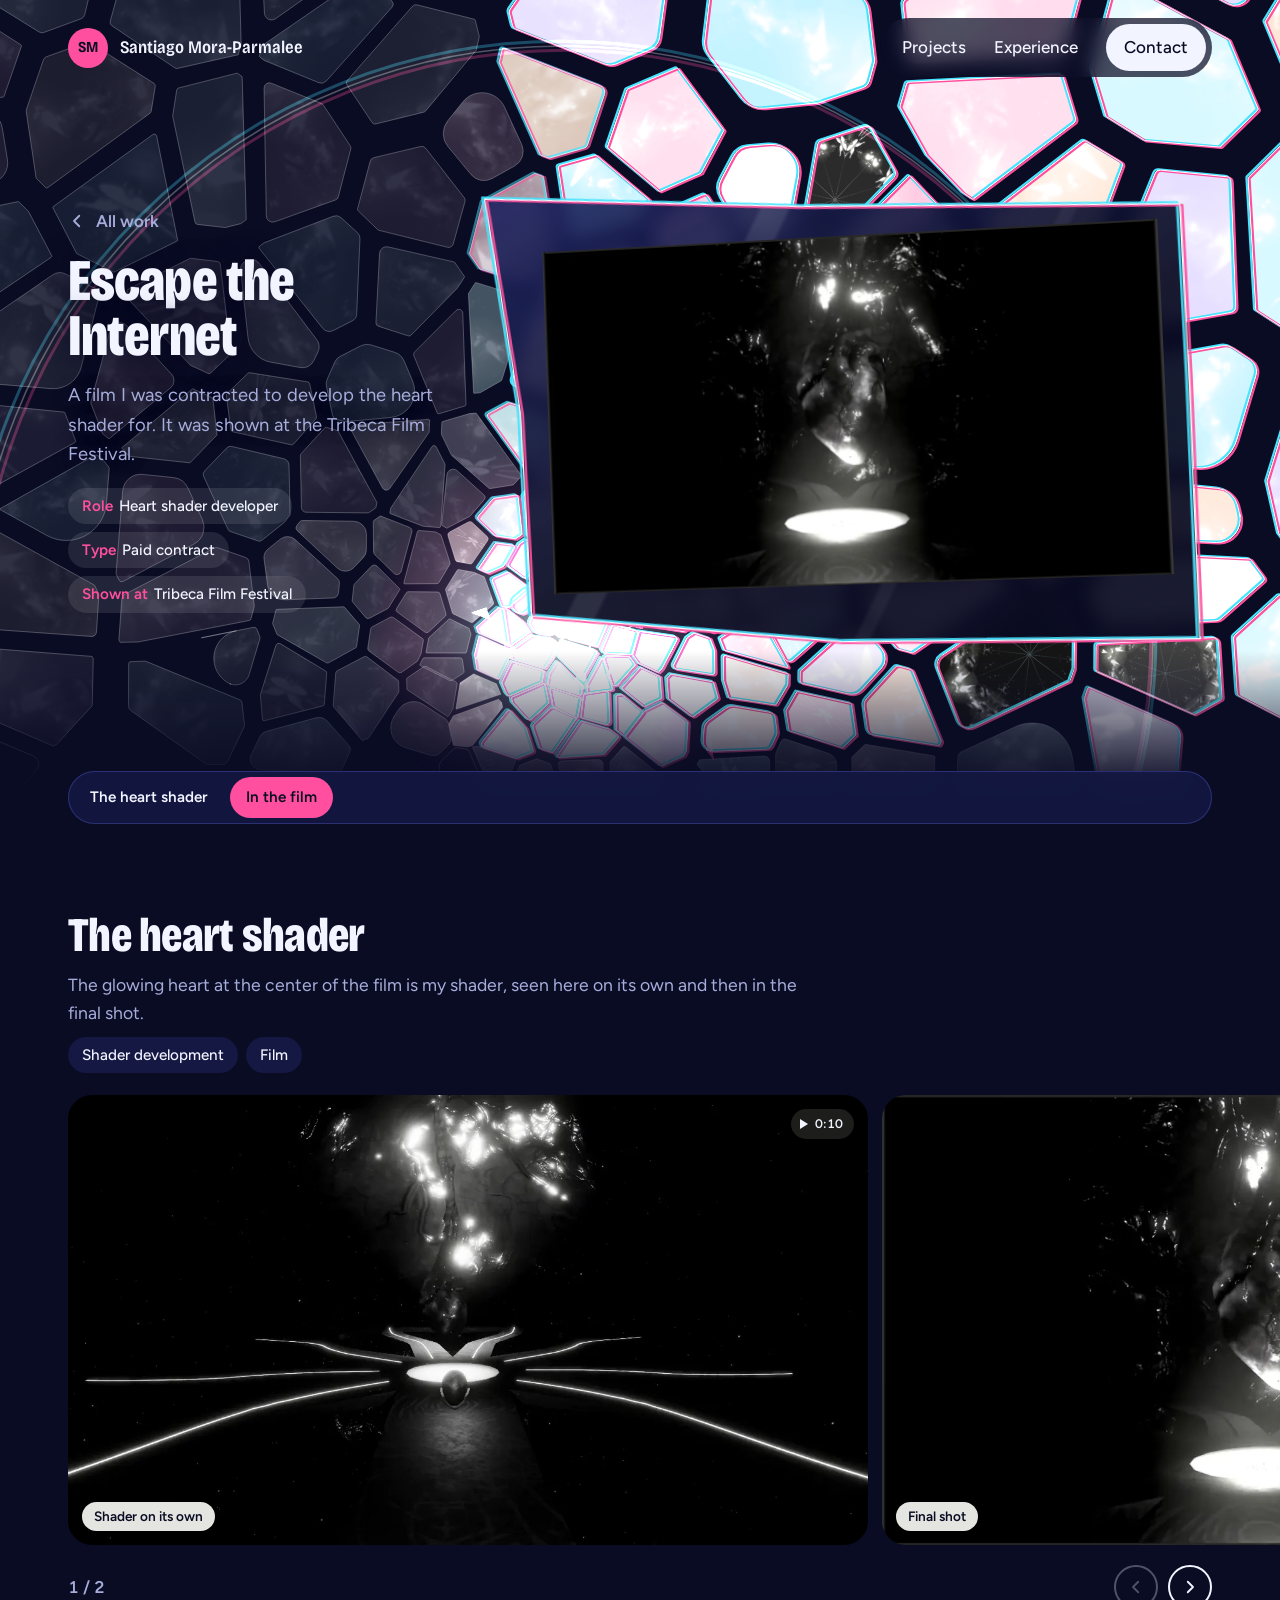
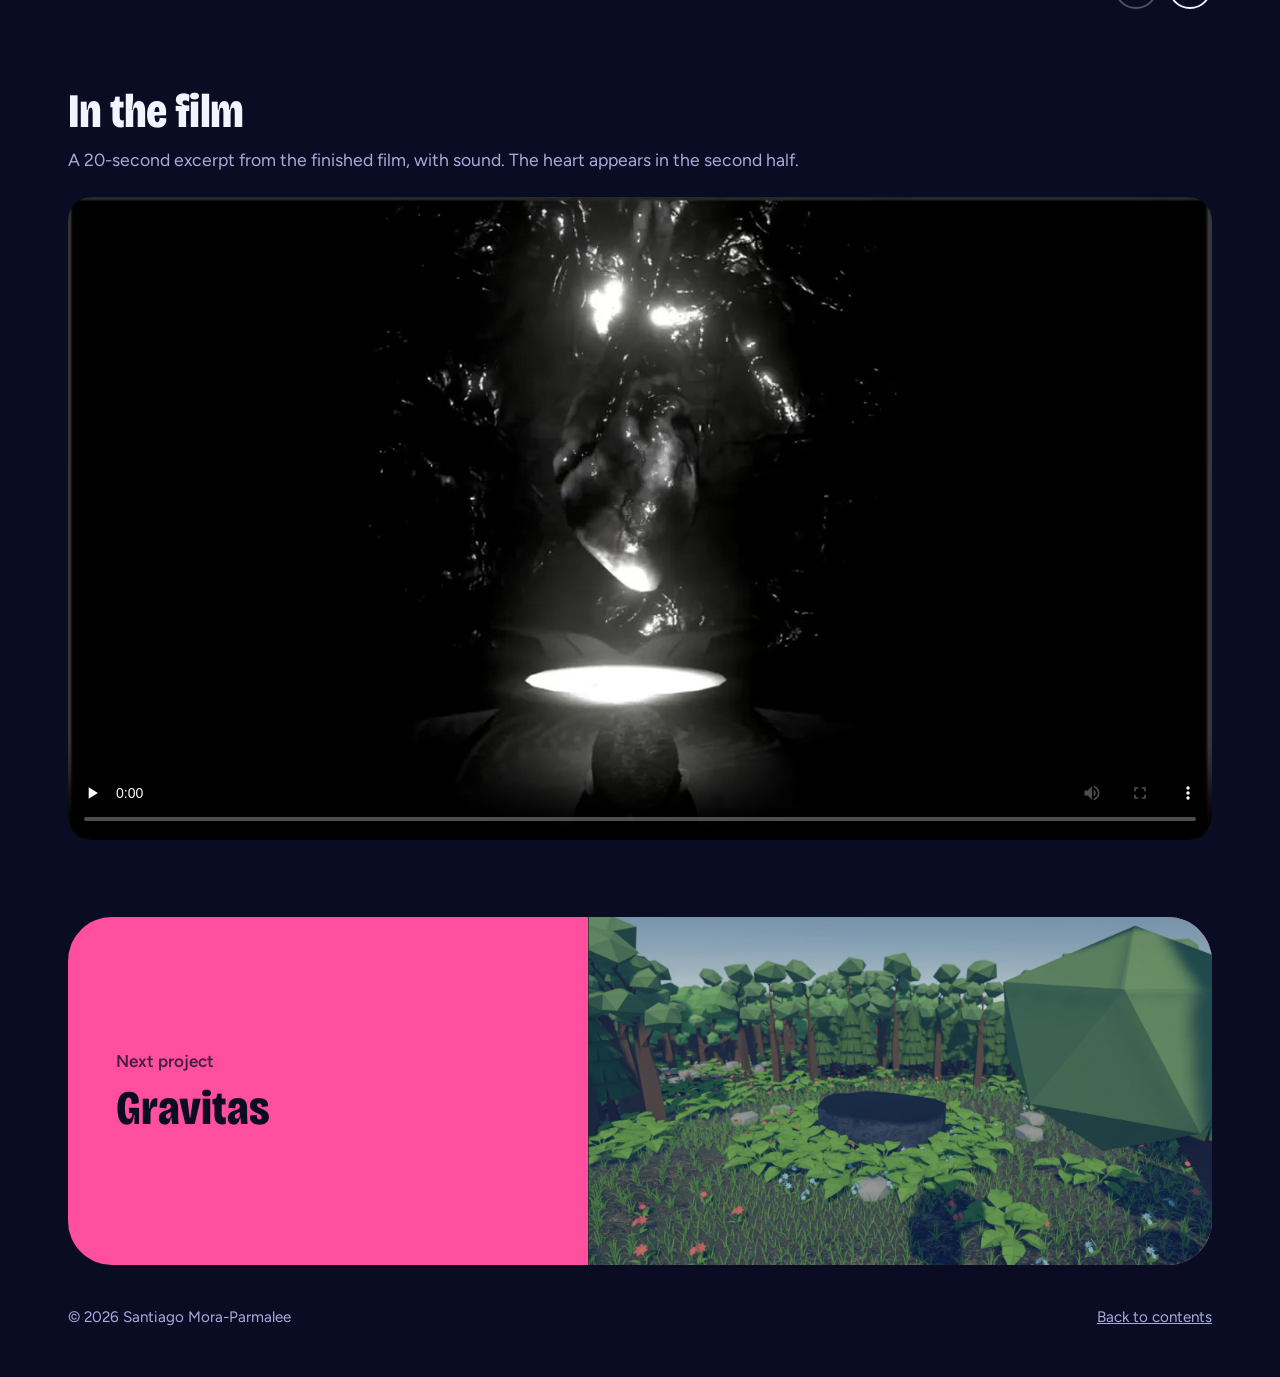
<file: fracture page/escape-the-internet.html>
<!doctype html>
<html lang="en">
<head>
<meta charset="utf-8">
<meta name="viewport" content="width=device-width, initial-scale=1, viewport-fit=cover">
<title>Escape the Internet · Santiago Mora-Parmalee</title>
<meta name="description" content="Heart shader for the film Escape the Internet, shown at the Tribeca Film Festival.">
<link rel="preconnect" href="https://fonts.googleapis.com">
<link rel="preconnect" href="https://fonts.gstatic.com" crossorigin>
<link rel="stylesheet" href="https://fonts.googleapis.com/css2?family=Bricolage+Grotesque:opsz,wdth,wght@12..96,75..100,400..800&family=Figtree:wght@400;500;600;700&display=swap">
<link rel="stylesheet" href="css/site.css">
<link rel="stylesheet" href="css/fracture.css">
</head>
<body class="fx">

<header class="site-head">
  <div class="wrap">
    <a class="brand" href="index.html"><span class="mark">SM</span>Santiago Mora-Parmalee</a>
    <nav class="site-nav" aria-label="Main">
      <a href="index.html#contents">Projects</a>
      <a href="index.html#about">Experience</a>
      <a class="pill" href="index.html#contact">Contact</a>
    </nav>
  </div>
</header>

<main>
  <section class="fx-hero fx-proj" aria-labelledby="page-title">
    <canvas class="fx-field" aria-hidden="true"></canvas>
    <div class="fx-inner">
      <div class="fx-text">
        <a class="back" href="index.html#contents"><svg width="18" height="18" viewBox="0 0 24 24" fill="none" stroke="currentColor" stroke-width="2.4" stroke-linecap="round" stroke-linejoin="round" aria-hidden="true"><path d="M15 5l-7 7 7 7"/></svg> All work</a>
        <h1 id="page-title">Escape the Internet</h1>
        <p class="hero-lede">A film I was contracted to develop the heart shader for. It was shown at the Tribeca Film Festival.</p>
        <ul class="facts"><li><b>Role</b>Heart shader developer</li><li><b>Type</b>Paid contract</li><li><b>Shown at</b>Tribeca Film Festival</li></ul>
      </div>
      <div class="fx-stage" data-origin="0.1 0.99" data-origin-stacked="0.92 0.0">
        <div class="shard"><video class="loop" src="../media/escape/heart-in-film.mp4" poster="../media/escape/heart-in-film.jpg" width="1280" height="720" data-len="0:08" muted loop playsinline preload="none" aria-label="Glowing heart floating in a beam of light"></video></div>
      </div>
    </div>
  </section>

  <nav class="jump" aria-label="Jump to a section">
    <div class="wrap"><div class="jump-inner"><a href="#heart">The heart shader</a><a href="#in-the-film">In the film</a></div></div>
  </nav>

  <section class="part" id="heart" aria-labelledby="heart-t">
    <div class="wrap part-head">
      <h2 id="heart-t">The heart shader</h2>
      <p>The glowing heart at the center of the film is my shader, seen here on its own and then in the final shot.</p>
      <ul class="chips"><li>Shader development</li><li>Film</li></ul>
    </div>
  <div class="reel" data-reel>
    <div class="reel-track" role="group" aria-label="The heart shader">
      <figure class="slide" style="--ar:1778 / 1000"><video class="loop" src="../media/escape/heart-isolated.mp4" poster="../media/escape/heart-isolated.jpg" width="1280" height="720" data-len="0:10" muted loop playsinline preload="none" aria-label="Heart shader glowing above a flower-shaped base"></video><figcaption class="cap">Shader on its own</figcaption></figure>
      <figure class="slide" style="--ar:1778 / 1000"><video class="loop" src="../media/escape/heart-in-film.mp4" poster="../media/escape/heart-in-film.jpg" width="1280" height="720" data-len="0:08" muted loop playsinline preload="none" aria-label="Heart hovering in a beam of light in the film"></video><figcaption class="cap">Final shot</figcaption></figure>
    </div>
    <div class="wrap reel-bar">
      <span class="count" aria-live="polite">1 / 2</span>
      <span class="btns"><button class="circle-arrow" type="button" data-prev aria-label="Previous"><svg viewBox="0 0 24 24" fill="none" stroke="currentColor" stroke-width="2.4" stroke-linecap="round" stroke-linejoin="round" aria-hidden="true"><path d="M15 5l-7 7 7 7"/></svg></button><button class="circle-arrow" type="button" data-next aria-label="Next"><svg viewBox="0 0 24 24" fill="none" stroke="currentColor" stroke-width="2.4" stroke-linecap="round" stroke-linejoin="round" aria-hidden="true"><path d="M9 5l7 7-7 7"/></svg></button></span>
    </div>
  </div>

  </section>

  <section class="part" id="in-the-film" aria-labelledby="in-the-film-t">
    <div class="wrap part-head">
      <h2 id="in-the-film-t">In the film</h2>
      <p>A 20-second excerpt from the finished film, with sound. The heart appears in the second half.</p>
      
    </div>
    <div class="wrap">
      <figure class="slide player" style="--ar:1280 / 720">
        <video src="../media/escape/film-excerpt.mp4" poster="../media/escape/film-excerpt.jpg" width="1280" height="720" controls playsinline preload="none" aria-label="Excerpt from Escape the Internet, ending on the heart"></video>
      </figure>
    </div>

  </section>

  <section class="part wrap" aria-label="Next project">
    <a class="next-card" href="gravitas.html">
      <span class="txt"><span>Next project</span><strong>Gravitas</strong></span>
      <span class="img"><img src="../media/gravitas/forest-01.jpg" alt="" loading="lazy"></span>
    </a>
  </section>
</main>

<footer class="site-foot">
  <div class="wrap">
    <span>© 2026 Santiago Mora-Parmalee</span>
    <a href="index.html#contents">Back to contents</a>
  </div>
</footer>

<script src="js/site.js"></script>
<script src="js/fracture.js"></script>
</body>
</html>
</file>
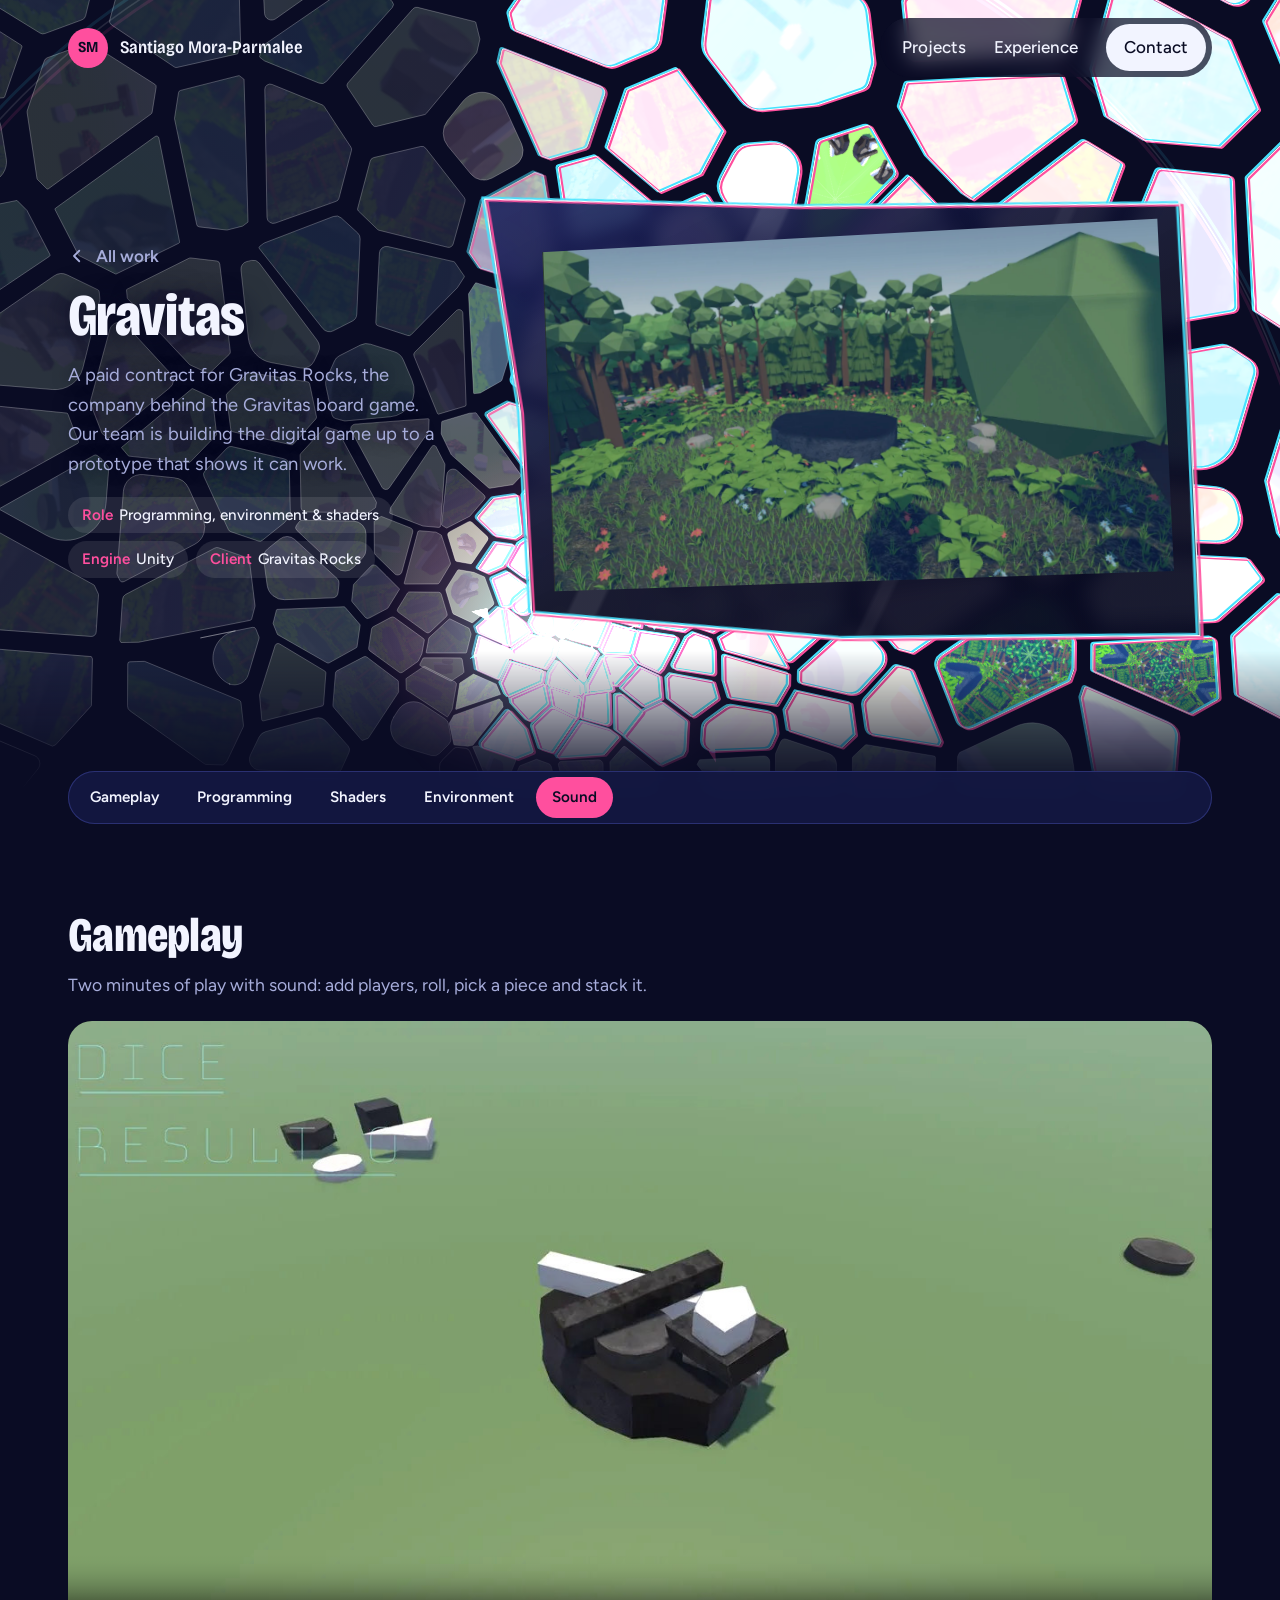
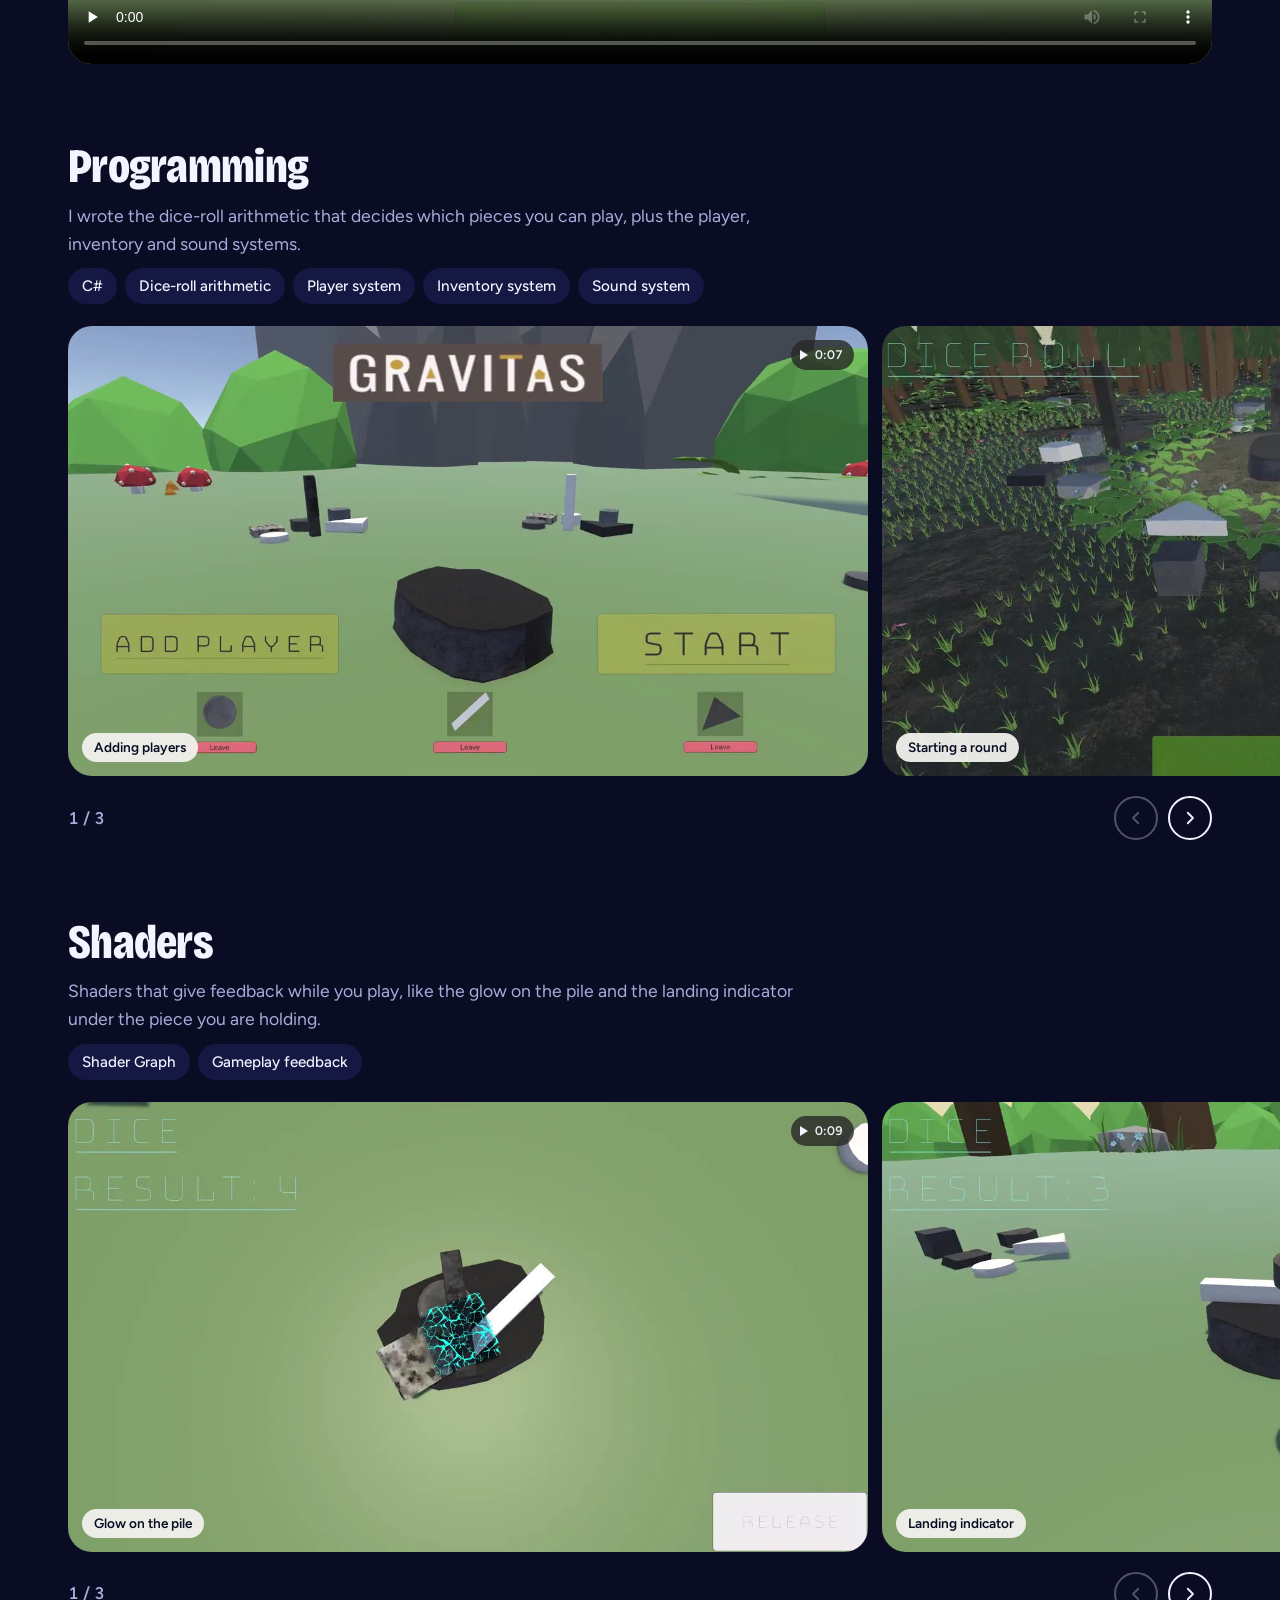
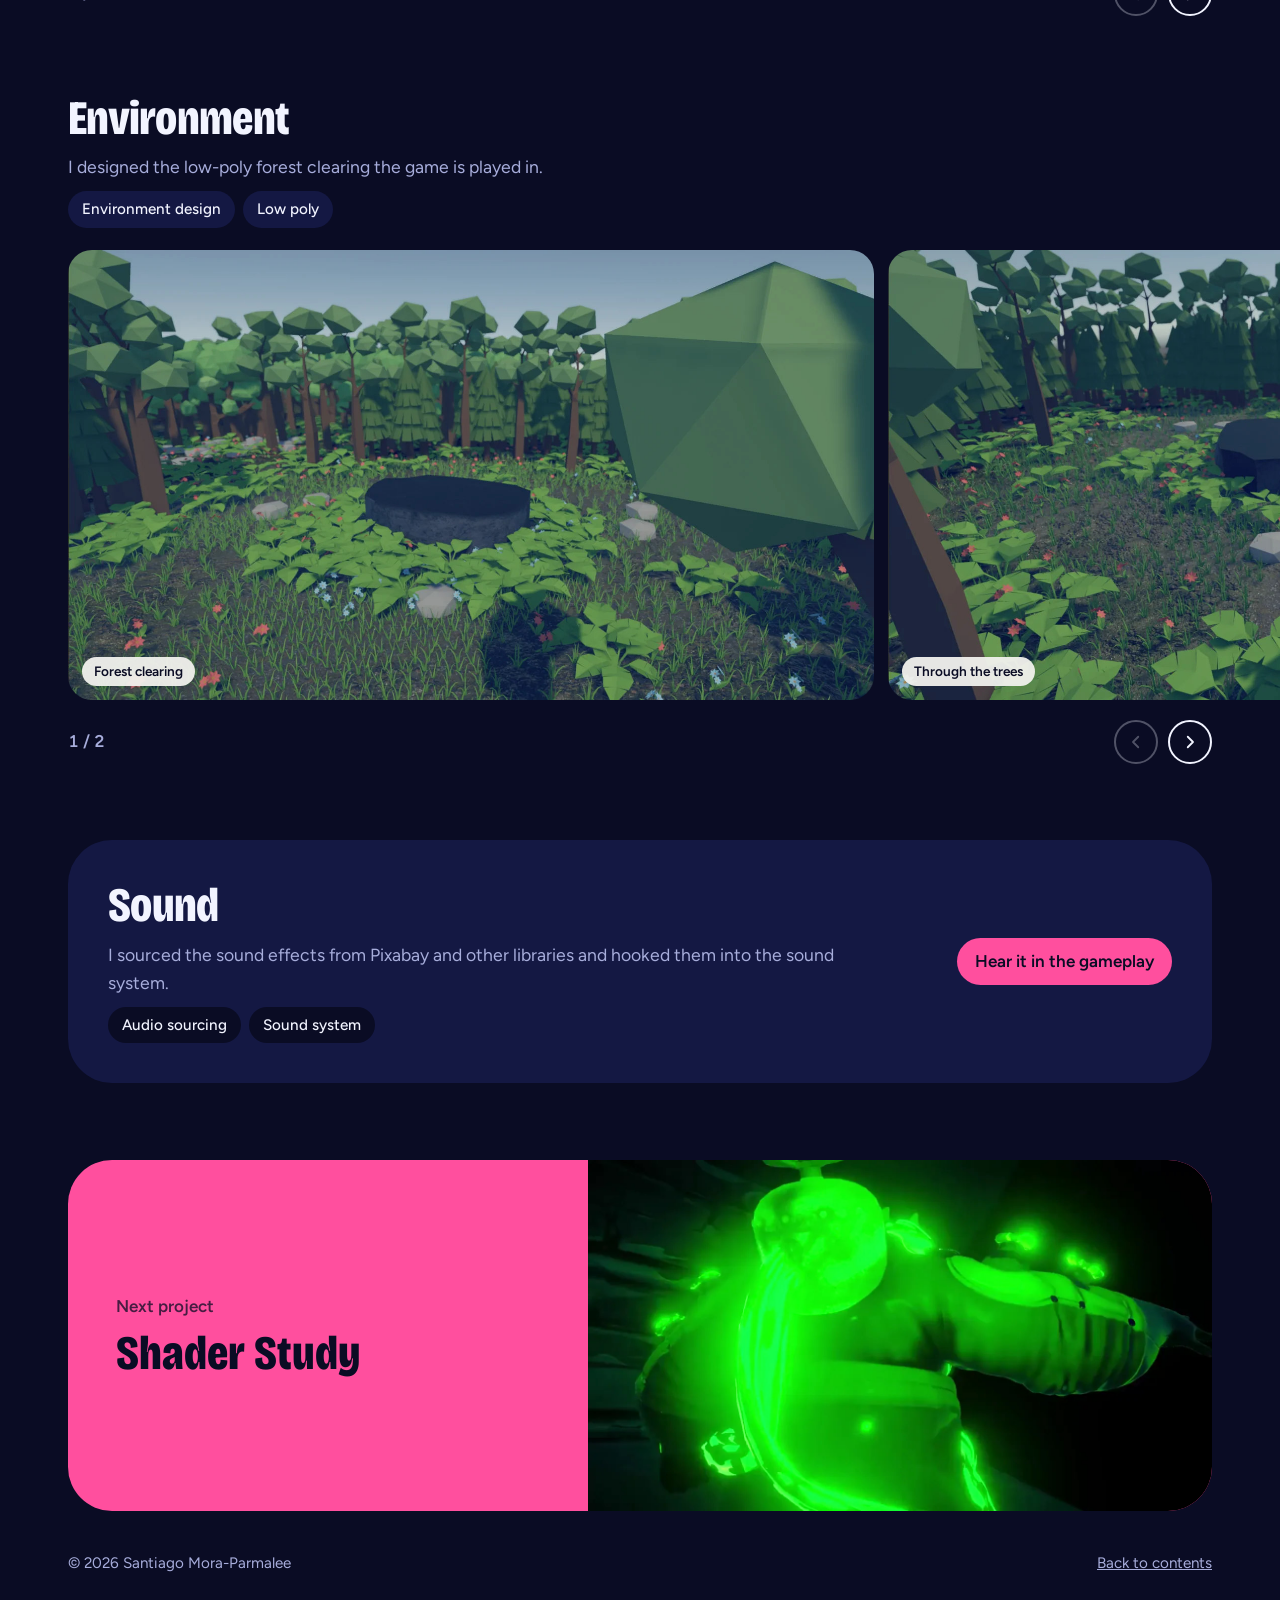
<file: fracture page/gravitas.html>
<!doctype html>
<html lang="en">
<head>
<meta charset="utf-8">
<meta name="viewport" content="width=device-width, initial-scale=1, viewport-fit=cover">
<title>Gravitas · Santiago Mora-Parmalee</title>
<meta name="description" content="Paid contract for Gravitas Rocks: programming, environment, shaders and sound for a digital prototype of the Gravitas board game.">
<link rel="preconnect" href="https://fonts.googleapis.com">
<link rel="preconnect" href="https://fonts.gstatic.com" crossorigin>
<link rel="stylesheet" href="https://fonts.googleapis.com/css2?family=Bricolage+Grotesque:opsz,wdth,wght@12..96,75..100,400..800&family=Figtree:wght@400;500;600;700&display=swap">
<link rel="stylesheet" href="css/site.css">
<link rel="stylesheet" href="css/fracture.css">
</head>
<body class="fx">

<header class="site-head">
  <div class="wrap">
    <a class="brand" href="index.html"><span class="mark">SM</span>Santiago Mora-Parmalee</a>
    <nav class="site-nav" aria-label="Main">
      <a href="index.html#contents">Projects</a>
      <a href="index.html#about">Experience</a>
      <a class="pill" href="index.html#contact">Contact</a>
    </nav>
  </div>
</header>

<main>
  <section class="fx-hero fx-proj" aria-labelledby="page-title">
    <canvas class="fx-field" aria-hidden="true"></canvas>
    <div class="fx-inner">
      <div class="fx-text">
        <a class="back" href="index.html#contents"><svg width="18" height="18" viewBox="0 0 24 24" fill="none" stroke="currentColor" stroke-width="2.4" stroke-linecap="round" stroke-linejoin="round" aria-hidden="true"><path d="M15 5l-7 7 7 7"/></svg> All work</a>
        <h1 id="page-title">Gravitas</h1>
        <p class="hero-lede">A paid contract for Gravitas Rocks, the company behind the Gravitas board game. Our team is building the digital game up to a prototype that shows it can work.</p>
        <ul class="facts"><li><b>Role</b>Programming, environment &amp; shaders</li><li><b>Engine</b>Unity</li><li><b>Client</b>Gravitas Rocks</li></ul>
      </div>
      <div class="fx-stage" data-origin="0.1 0.99" data-origin-stacked="0.92 0.0">
        <div class="shard"><img src="../media/gravitas/forest-01.jpg" width="1600" height="893" alt="Low-poly forest clearing with the base rock in the middle"></div>
      </div>
    </div>
  </section>

  <nav class="jump" aria-label="Jump to a section">
    <div class="wrap"><div class="jump-inner"><a href="#gameplay">Gameplay</a><a href="#programming">Programming</a><a href="#shaders">Shaders</a><a href="#environment">Environment</a><a href="#sound">Sound</a></div></div>
  </nav>

  <section class="part" id="gameplay" aria-labelledby="gameplay-t">
    <div class="wrap part-head">
      <h2 id="gameplay-t">Gameplay</h2>
      <p>Two minutes of play with sound: add players, roll, pick a piece and stack it.</p>
      
    </div>
    <div class="wrap">
      <figure class="slide player" style="--ar:1280 / 720">
        <video src="../media/gravitas/gameplay.mp4" poster="../media/gravitas/gameplay.jpg" width="1280" height="720" controls playsinline preload="none" aria-label="Two minutes of Gravitas gameplay"></video>
      </figure>
    </div>

  </section>

  <section class="part" id="programming" aria-labelledby="programming-t">
    <div class="wrap part-head">
      <h2 id="programming-t">Programming</h2>
      <p>I wrote the dice-roll arithmetic that decides which pieces you can play, plus the player, inventory and sound systems.</p>
      <ul class="chips"><li>C#</li><li>Dice-roll arithmetic</li><li>Player system</li><li>Inventory system</li><li>Sound system</li></ul>
    </div>
  <div class="reel" data-reel>
    <div class="reel-track" role="group" aria-label="Programming">
      <figure class="slide" style="--ar:1778 / 1000"><video class="loop" src="../media/gravitas/title-players.mp4" poster="../media/gravitas/title-players.jpg" width="1280" height="720" data-len="0:07" muted loop playsinline preload="none" aria-label="Title screen with players being added"></video><figcaption class="cap">Adding players</figcaption></figure>
      <figure class="slide" style="--ar:1778 / 1000"><video class="loop" src="../media/gravitas/round-start.mp4" poster="../media/gravitas/round-start.jpg" width="1280" height="720" data-len="0:08" muted loop playsinline preload="none" aria-label="Camera circling the players' pieces laid out around the clearing, then settling on the first player's set"></video><figcaption class="cap">Starting a round</figcaption></figure>
      <figure class="slide" style="--ar:1778 / 1000"><video class="loop" src="../media/gravitas/piece-select.mp4" poster="../media/gravitas/piece-select.jpg" width="1280" height="720" data-len="0:04" muted loop playsinline preload="none" aria-label="Row of pieces to choose from after a dice roll"></video><figcaption class="cap">Choosing a piece after a roll</figcaption></figure>
    </div>
    <div class="wrap reel-bar">
      <span class="count" aria-live="polite">1 / 3</span>
      <span class="btns"><button class="circle-arrow" type="button" data-prev aria-label="Previous"><svg viewBox="0 0 24 24" fill="none" stroke="currentColor" stroke-width="2.4" stroke-linecap="round" stroke-linejoin="round" aria-hidden="true"><path d="M15 5l-7 7 7 7"/></svg></button><button class="circle-arrow" type="button" data-next aria-label="Next"><svg viewBox="0 0 24 24" fill="none" stroke="currentColor" stroke-width="2.4" stroke-linecap="round" stroke-linejoin="round" aria-hidden="true"><path d="M9 5l7 7-7 7"/></svg></button></span>
    </div>
  </div>

  </section>

  <section class="part" id="shaders" aria-labelledby="shaders-t">
    <div class="wrap part-head">
      <h2 id="shaders-t">Shaders</h2>
      <p>Shaders that give feedback while you play, like the glow on the pile and the landing indicator under the piece you are holding.</p>
      <ul class="chips"><li>Shader Graph</li><li>Gameplay feedback</li></ul>
    </div>
  <div class="reel" data-reel>
    <div class="reel-track" role="group" aria-label="Shaders">
      <figure class="slide" style="--ar:1778 / 1000"><video class="loop" src="../media/gravitas/stacking.mp4" poster="../media/gravitas/stacking.jpg" width="1280" height="720" data-len="0:09" muted loop playsinline preload="none" aria-label="Textured piece landing on the pile as it glows"></video><figcaption class="cap">Glow on the pile</figcaption></figure>
      <figure class="slide" style="--ar:1778 / 1000"><video class="loop" src="../media/gravitas/landing-indicator.mp4" poster="../media/gravitas/landing-indicator.jpg" width="1280" height="720" data-len="0:05" muted loop playsinline preload="none" aria-label="Shadow circle showing where the held piece will land"></video><figcaption class="cap">Landing indicator</figcaption></figure>
      <figure class="slide" style="--ar:1778 / 1000"><video class="loop" src="../media/gravitas/placement.mp4" poster="../media/gravitas/placement.jpg" width="1280" height="720" data-len="0:07" muted loop playsinline preload="none" aria-label="Piece being placed on the base rock"></video><figcaption class="cap">Placing a piece</figcaption></figure>
    </div>
    <div class="wrap reel-bar">
      <span class="count" aria-live="polite">1 / 3</span>
      <span class="btns"><button class="circle-arrow" type="button" data-prev aria-label="Previous"><svg viewBox="0 0 24 24" fill="none" stroke="currentColor" stroke-width="2.4" stroke-linecap="round" stroke-linejoin="round" aria-hidden="true"><path d="M15 5l-7 7 7 7"/></svg></button><button class="circle-arrow" type="button" data-next aria-label="Next"><svg viewBox="0 0 24 24" fill="none" stroke="currentColor" stroke-width="2.4" stroke-linecap="round" stroke-linejoin="round" aria-hidden="true"><path d="M9 5l7 7-7 7"/></svg></button></span>
    </div>
  </div>

  </section>

  <section class="part" id="environment" aria-labelledby="environment-t">
    <div class="wrap part-head">
      <h2 id="environment-t">Environment</h2>
      <p>I designed the low-poly forest clearing the game is played in.</p>
      <ul class="chips"><li>Environment design</li><li>Low poly</li></ul>
    </div>
  <div class="reel" data-reel>
    <div class="reel-track" role="group" aria-label="Environment">
      <figure class="slide" style="--ar:1792 / 1000"><button class="zoom" type="button" aria-label="Enlarge: Low-poly forest clearing with the base rock in the middle"><img src="../media/gravitas/forest-01.jpg" width="1600" height="893" loading="lazy" alt="Low-poly forest clearing with the base rock in the middle"></button><figcaption class="cap">Forest clearing</figcaption></figure>
      <figure class="slide" style="--ar:1786 / 1000"><button class="zoom" type="button" aria-label="Enlarge: The clearing seen between tree trunks"><img src="../media/gravitas/forest-02.jpg" width="1600" height="896" loading="lazy" alt="The clearing seen between tree trunks"></button><figcaption class="cap">Through the trees</figcaption></figure>
    </div>
    <div class="wrap reel-bar">
      <span class="count" aria-live="polite">1 / 2</span>
      <span class="btns"><button class="circle-arrow" type="button" data-prev aria-label="Previous"><svg viewBox="0 0 24 24" fill="none" stroke="currentColor" stroke-width="2.4" stroke-linecap="round" stroke-linejoin="round" aria-hidden="true"><path d="M15 5l-7 7 7 7"/></svg></button><button class="circle-arrow" type="button" data-next aria-label="Next"><svg viewBox="0 0 24 24" fill="none" stroke="currentColor" stroke-width="2.4" stroke-linecap="round" stroke-linejoin="round" aria-hidden="true"><path d="M9 5l7 7-7 7"/></svg></button></span>
    </div>
  </div>

  </section>

  <section class="part wrap" id="sound" aria-labelledby="sound-t">
    <div class="card tool-card">
      <div class="part-head" style="margin:0">
        <h2 id="sound-t">Sound</h2>
        <p>I sourced the sound effects from Pixabay and other libraries and hooked them into the sound system.</p>
        <ul class="chips"><li>Audio sourcing</li><li>Sound system</li></ul>
      </div>
      <a class="pill gold" href="#gameplay">Hear it in the gameplay</a>
    </div>
  </section>

  <section class="part wrap" aria-label="Next project">
    <a class="next-card" href="shader-study.html">
      <span class="txt"><span>Next project</span><strong>Shader Study</strong></span>
      <span class="img"><img src="../media/shader/ratking-final.jpg" alt="" loading="lazy"></span>
    </a>
  </section>
</main>

<footer class="site-foot">
  <div class="wrap">
    <span>© 2026 Santiago Mora-Parmalee</span>
    <a href="index.html#contents">Back to contents</a>
  </div>
</footer>

<script src="js/site.js"></script>
<script src="js/fracture.js"></script>
</body>
</html>
</file>
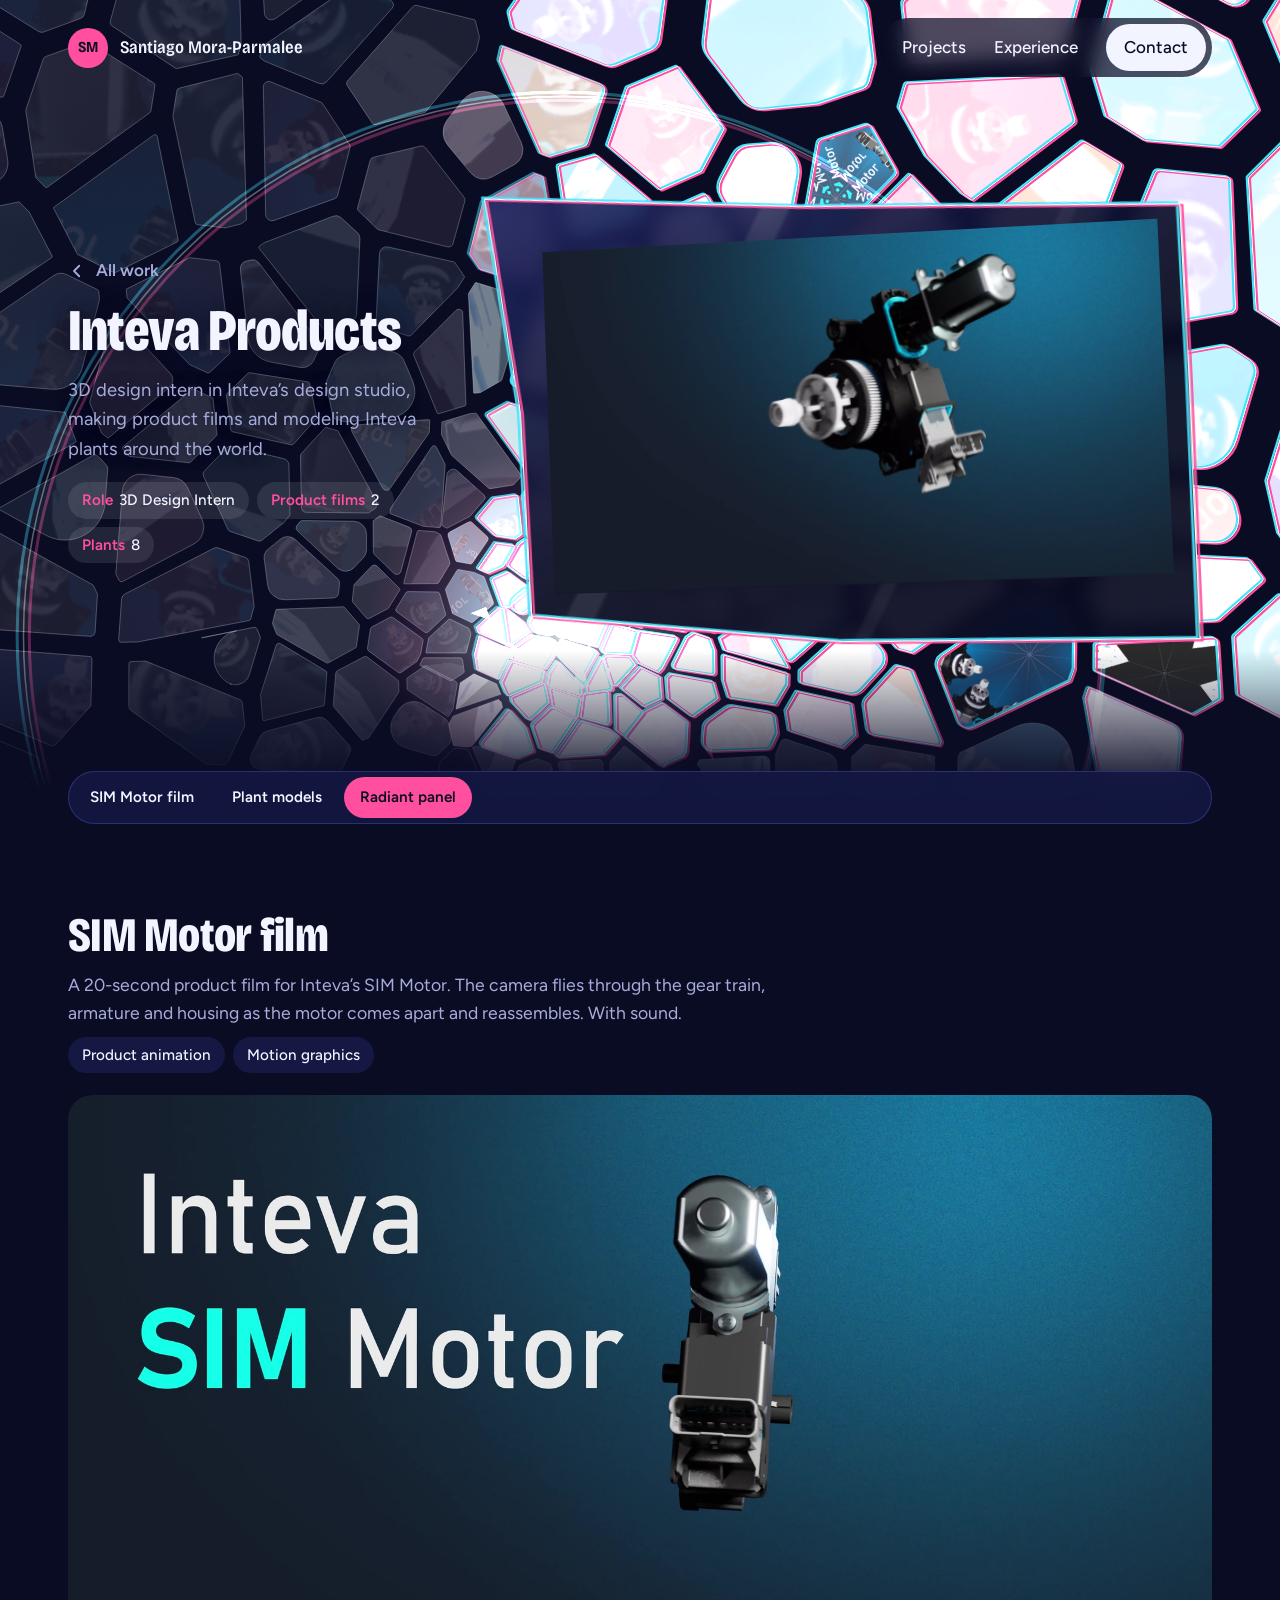
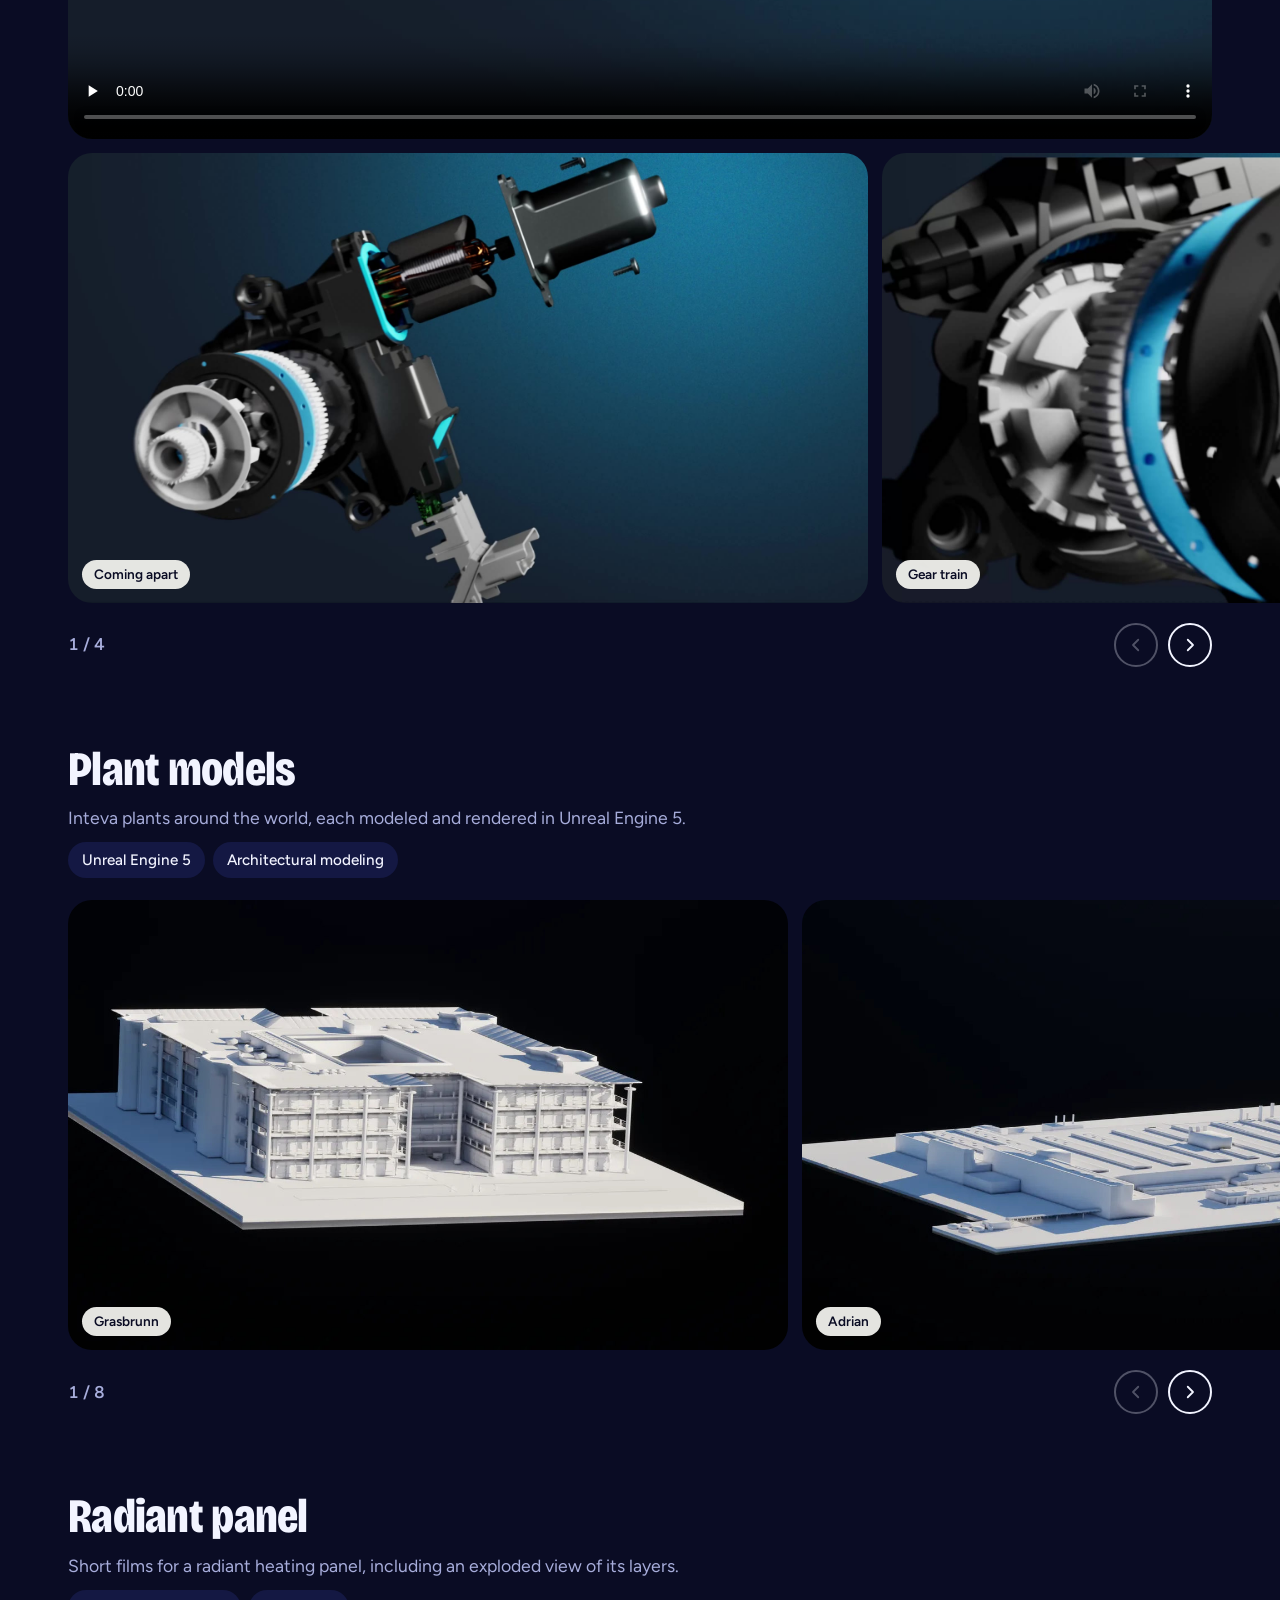
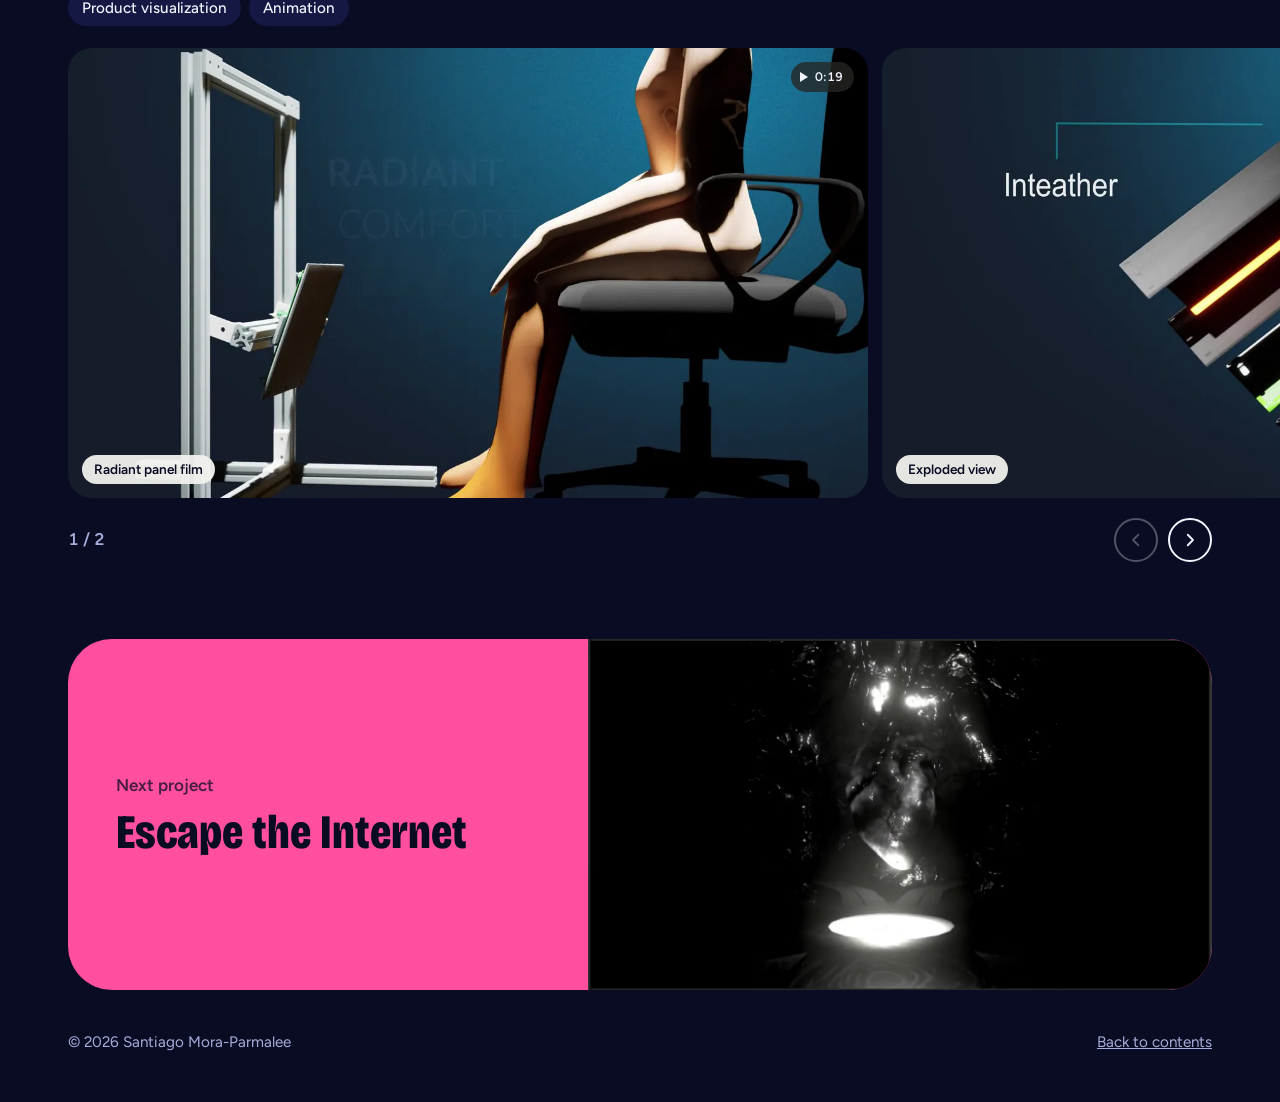
<file: fracture page/inteva.html>
<!doctype html>
<html lang="en">
<head>
<meta charset="utf-8">
<meta name="viewport" content="width=device-width, initial-scale=1, viewport-fit=cover">
<title>Inteva Products · Santiago Mora-Parmalee</title>
<meta name="description" content="Internship work at Inteva Products: a product film for the SIM Motor, a radiant panel film and plant models.">
<link rel="preconnect" href="https://fonts.googleapis.com">
<link rel="preconnect" href="https://fonts.gstatic.com" crossorigin>
<link rel="stylesheet" href="https://fonts.googleapis.com/css2?family=Bricolage+Grotesque:opsz,wdth,wght@12..96,75..100,400..800&family=Figtree:wght@400;500;600;700&display=swap">
<link rel="stylesheet" href="css/site.css">
<link rel="stylesheet" href="css/fracture.css">
</head>
<body class="fx">

<header class="site-head">
  <div class="wrap">
    <a class="brand" href="index.html"><span class="mark">SM</span>Santiago Mora-Parmalee</a>
    <nav class="site-nav" aria-label="Main">
      <a href="index.html#contents">Projects</a>
      <a href="index.html#about">Experience</a>
      <a class="pill" href="index.html#contact">Contact</a>
    </nav>
  </div>
</header>

<main>
  <section class="fx-hero fx-proj" aria-labelledby="page-title">
    <canvas class="fx-field" aria-hidden="true"></canvas>
    <div class="fx-inner">
      <div class="fx-text">
        <a class="back" href="index.html#contents"><svg width="18" height="18" viewBox="0 0 24 24" fill="none" stroke="currentColor" stroke-width="2.4" stroke-linecap="round" stroke-linejoin="round" aria-hidden="true"><path d="M15 5l-7 7 7 7"/></svg> All work</a>
        <h1 id="page-title">Inteva Products</h1>
        <p class="hero-lede">3D design intern in Inteva’s design studio, making product films and modeling Inteva plants around the world.</p>
        <ul class="facts"><li><b>Role</b>3D Design Intern</li><li><b>Product films</b>2</li><li><b>Plants</b>8</li></ul>
      </div>
      <div class="fx-stage" data-origin="0.1 0.99" data-origin-stacked="0.92 0.0">
        <div class="shard"><video class="loop" src="../media/inteva/motor-flythrough.mp4" poster="../media/inteva/motor-flythrough.jpg" width="1280" height="720" data-len="0:09" muted loop playsinline preload="none" aria-label="Camera flying through the SIM Motor's gears and armature"></video></div>
      </div>
    </div>
  </section>

  <nav class="jump" aria-label="Jump to a section">
    <div class="wrap"><div class="jump-inner"><a href="#motor">SIM Motor film</a><a href="#plants">Plant models</a><a href="#radiant-panel">Radiant panel</a></div></div>
  </nav>

  <section class="part" id="motor" aria-labelledby="motor-t">
    <div class="wrap part-head">
      <h2 id="motor-t">SIM Motor film</h2>
      <p>A 20-second product film for Inteva’s SIM Motor. The camera flies through the gear train, armature and housing as the motor comes apart and reassembles. With sound.</p>
      <ul class="chips"><li>Product animation</li><li>Motion graphics</li></ul>
    </div>
    <div class="wrap">
      <figure class="slide player" style="--ar:1920 / 1080">
        <video src="../media/inteva/motor-film.mp4" poster="../media/inteva/motor-film.jpg" width="1920" height="1080" controls playsinline preload="none" aria-label="Product film for the Inteva SIM Motor"></video>
      </figure>
    </div>
  <div class="reel" data-reel style="margin-top:14px">
    <div class="reel-track" role="group" aria-label="Frames from the SIM Motor film">
      <figure class="slide" style="--ar:1778 / 1000"><button class="zoom" type="button" aria-label="Enlarge: The SIM Motor coming apart"><img src="../media/inteva/motor-exploded.jpg" width="1920" height="1080" loading="lazy" alt="The SIM Motor coming apart"></button><figcaption class="cap">Coming apart</figcaption></figure>
      <figure class="slide" style="--ar:1778 / 1000"><button class="zoom" type="button" aria-label="Enlarge: Close-up of the gear train"><img src="../media/inteva/motor-gears.jpg" width="1920" height="1080" loading="lazy" alt="Close-up of the gear train"></button><figcaption class="cap">Gear train</figcaption></figure>
      <figure class="slide" style="--ar:1778 / 1000"><button class="zoom" type="button" aria-label="Enlarge: Copper windings on the armature"><img src="../media/inteva/motor-armature.jpg" width="1920" height="1080" loading="lazy" alt="Copper windings on the armature"></button><figcaption class="cap">Armature</figcaption></figure>
      <figure class="slide" style="--ar:1778 / 1000"><button class="zoom" type="button" aria-label="Enlarge: Motor housing sliding back into place"><img src="../media/inteva/motor-housing.jpg" width="1920" height="1080" loading="lazy" alt="Motor housing sliding back into place"></button><figcaption class="cap">Reassembly</figcaption></figure>
    </div>
    <div class="wrap reel-bar">
      <span class="count" aria-live="polite">1 / 4</span>
      <span class="btns"><button class="circle-arrow" type="button" data-prev aria-label="Previous"><svg viewBox="0 0 24 24" fill="none" stroke="currentColor" stroke-width="2.4" stroke-linecap="round" stroke-linejoin="round" aria-hidden="true"><path d="M15 5l-7 7 7 7"/></svg></button><button class="circle-arrow" type="button" data-next aria-label="Next"><svg viewBox="0 0 24 24" fill="none" stroke="currentColor" stroke-width="2.4" stroke-linecap="round" stroke-linejoin="round" aria-hidden="true"><path d="M9 5l7 7-7 7"/></svg></button></span>
    </div>
  </div>

  </section>

  <section class="part" id="plants" aria-labelledby="plants-t">
    <div class="wrap part-head">
      <h2 id="plants-t">Plant models</h2>
      <p>Inteva plants around the world, each modeled and rendered in Unreal Engine 5.</p>
      <ul class="chips"><li>Unreal Engine 5</li><li>Architectural modeling</li></ul>
    </div>
  <div class="reel" data-reel>
    <div class="reel-track" role="group" aria-label="Plant renders">
      <figure class="slide" style="--ar:1600 / 1000"><button class="zoom" type="button" aria-label="Enlarge: Grasbrunn building model"><img src="../media/inteva/model-grasbrunn.jpg" width="1280" height="800" loading="lazy" alt="Grasbrunn building model"></button><figcaption class="cap">Grasbrunn</figcaption></figure>
      <figure class="slide" style="--ar:1600 / 1000"><button class="zoom" type="button" aria-label="Enlarge: Adrian plant model"><img src="../media/inteva/model-adrian.jpg" width="1280" height="800" loading="lazy" alt="Adrian plant model"></button><figcaption class="cap">Adrian</figcaption></figure>
      <figure class="slide" style="--ar:1600 / 1000"><button class="zoom" type="button" aria-label="Enlarge: Guanajuato plant model"><img src="../media/inteva/model-guanajuato.jpg" width="1280" height="800" loading="lazy" alt="Guanajuato plant model"></button><figcaption class="cap">Guanajuato</figcaption></figure>
      <figure class="slide" style="--ar:1600 / 1000"><button class="zoom" type="button" aria-label="Enlarge: Solingen building model"><img src="../media/inteva/model-solingen.jpg" width="1280" height="800" loading="lazy" alt="Solingen building model"></button><figcaption class="cap">Solingen</figcaption></figure>
      <figure class="slide" style="--ar:1600 / 1000"><button class="zoom" type="button" aria-label="Enlarge: Gadsden plant model"><img src="../media/inteva/model-gadsden.jpg" width="1280" height="800" loading="lazy" alt="Gadsden plant model"></button><figcaption class="cap">Gadsden</figcaption></figure>
      <figure class="slide" style="--ar:1600 / 1000"><button class="zoom" type="button" aria-label="Enlarge: Semoy plant model"><img src="../media/inteva/model-semoy.jpg" width="1280" height="800" loading="lazy" alt="Semoy plant model"></button><figcaption class="cap">Semoy</figcaption></figure>
      <figure class="slide" style="--ar:1600 / 1000"><button class="zoom" type="button" aria-label="Enlarge: Opole plant model"><img src="../media/inteva/model-opole.jpg" width="1280" height="800" loading="lazy" alt="Opole plant model"></button><figcaption class="cap">Opole</figcaption></figure>
      <figure class="slide" style="--ar:1600 / 1000"><button class="zoom" type="button" aria-label="Enlarge: Troy site model"><img src="../media/inteva/model-troy.jpg" width="1280" height="800" loading="lazy" alt="Troy site model"></button><figcaption class="cap">Troy</figcaption></figure>
    </div>
    <div class="wrap reel-bar">
      <span class="count" aria-live="polite">1 / 8</span>
      <span class="btns"><button class="circle-arrow" type="button" data-prev aria-label="Previous"><svg viewBox="0 0 24 24" fill="none" stroke="currentColor" stroke-width="2.4" stroke-linecap="round" stroke-linejoin="round" aria-hidden="true"><path d="M15 5l-7 7 7 7"/></svg></button><button class="circle-arrow" type="button" data-next aria-label="Next"><svg viewBox="0 0 24 24" fill="none" stroke="currentColor" stroke-width="2.4" stroke-linecap="round" stroke-linejoin="round" aria-hidden="true"><path d="M9 5l7 7-7 7"/></svg></button></span>
    </div>
  </div>

  </section>

  <section class="part" id="radiant-panel" aria-labelledby="radiant-panel-t">
    <div class="wrap part-head">
      <h2 id="radiant-panel-t">Radiant panel</h2>
      <p>Short films for a radiant heating panel, including an exploded view of its layers.</p>
      <ul class="chips"><li>Product visualization</li><li>Animation</li></ul>
    </div>
  <div class="reel" data-reel>
    <div class="reel-track" role="group" aria-label="Radiant panel films">
      <figure class="slide" style="--ar:1778 / 1000"><video class="loop" src="../media/inteva/radiant-panel-animation.mp4" poster="../media/inteva/radiant-panel-animation.jpg" width="1920" height="1080" data-len="0:19" muted loop playsinline preload="none" aria-label="Product film for a radiant heating panel"></video><figcaption class="cap">Radiant panel film</figcaption></figure>
      <figure class="slide" style="--ar:1778 / 1000"><video class="loop" src="../media/inteva/panel-exploded-view.mp4" poster="../media/inteva/panel-exploded-view.jpg" width="1920" height="1080" data-len="0:07" muted loop playsinline preload="none" aria-label="Exploded view of the heating panel layers"></video><figcaption class="cap">Exploded view</figcaption></figure>
    </div>
    <div class="wrap reel-bar">
      <span class="count" aria-live="polite">1 / 2</span>
      <span class="btns"><button class="circle-arrow" type="button" data-prev aria-label="Previous"><svg viewBox="0 0 24 24" fill="none" stroke="currentColor" stroke-width="2.4" stroke-linecap="round" stroke-linejoin="round" aria-hidden="true"><path d="M15 5l-7 7 7 7"/></svg></button><button class="circle-arrow" type="button" data-next aria-label="Next"><svg viewBox="0 0 24 24" fill="none" stroke="currentColor" stroke-width="2.4" stroke-linecap="round" stroke-linejoin="round" aria-hidden="true"><path d="M9 5l7 7-7 7"/></svg></button></span>
    </div>
  </div>

  </section>

  <section class="part wrap" aria-label="Next project">
    <a class="next-card" href="escape-the-internet.html">
      <span class="txt"><span>Next project</span><strong>Escape the Internet</strong></span>
      <span class="img"><img src="../media/escape/heart-in-film.jpg" alt="" loading="lazy"></span>
    </a>
  </section>
</main>

<footer class="site-foot">
  <div class="wrap">
    <span>© 2026 Santiago Mora-Parmalee</span>
    <a href="index.html#contents">Back to contents</a>
  </div>
</footer>

<script src="js/site.js"></script>
<script src="js/fracture.js"></script>
</body>
</html>
</file>
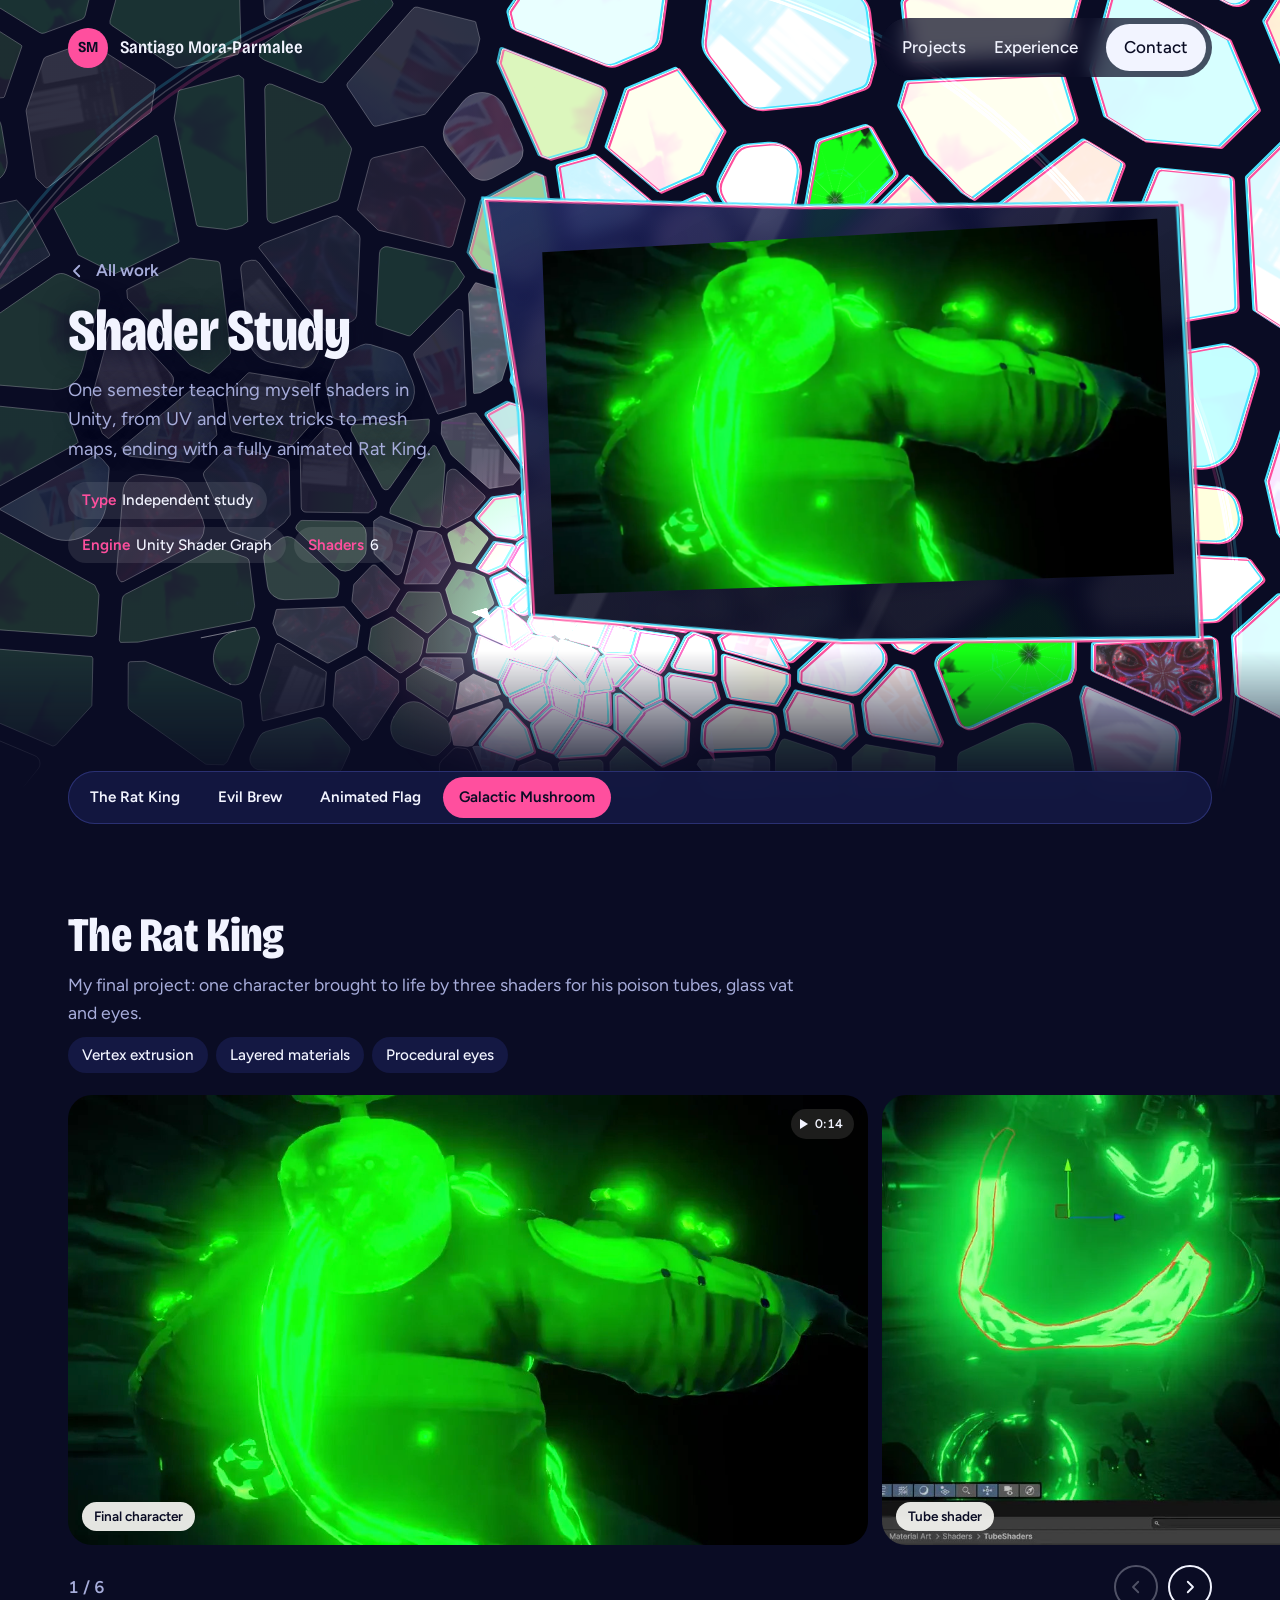
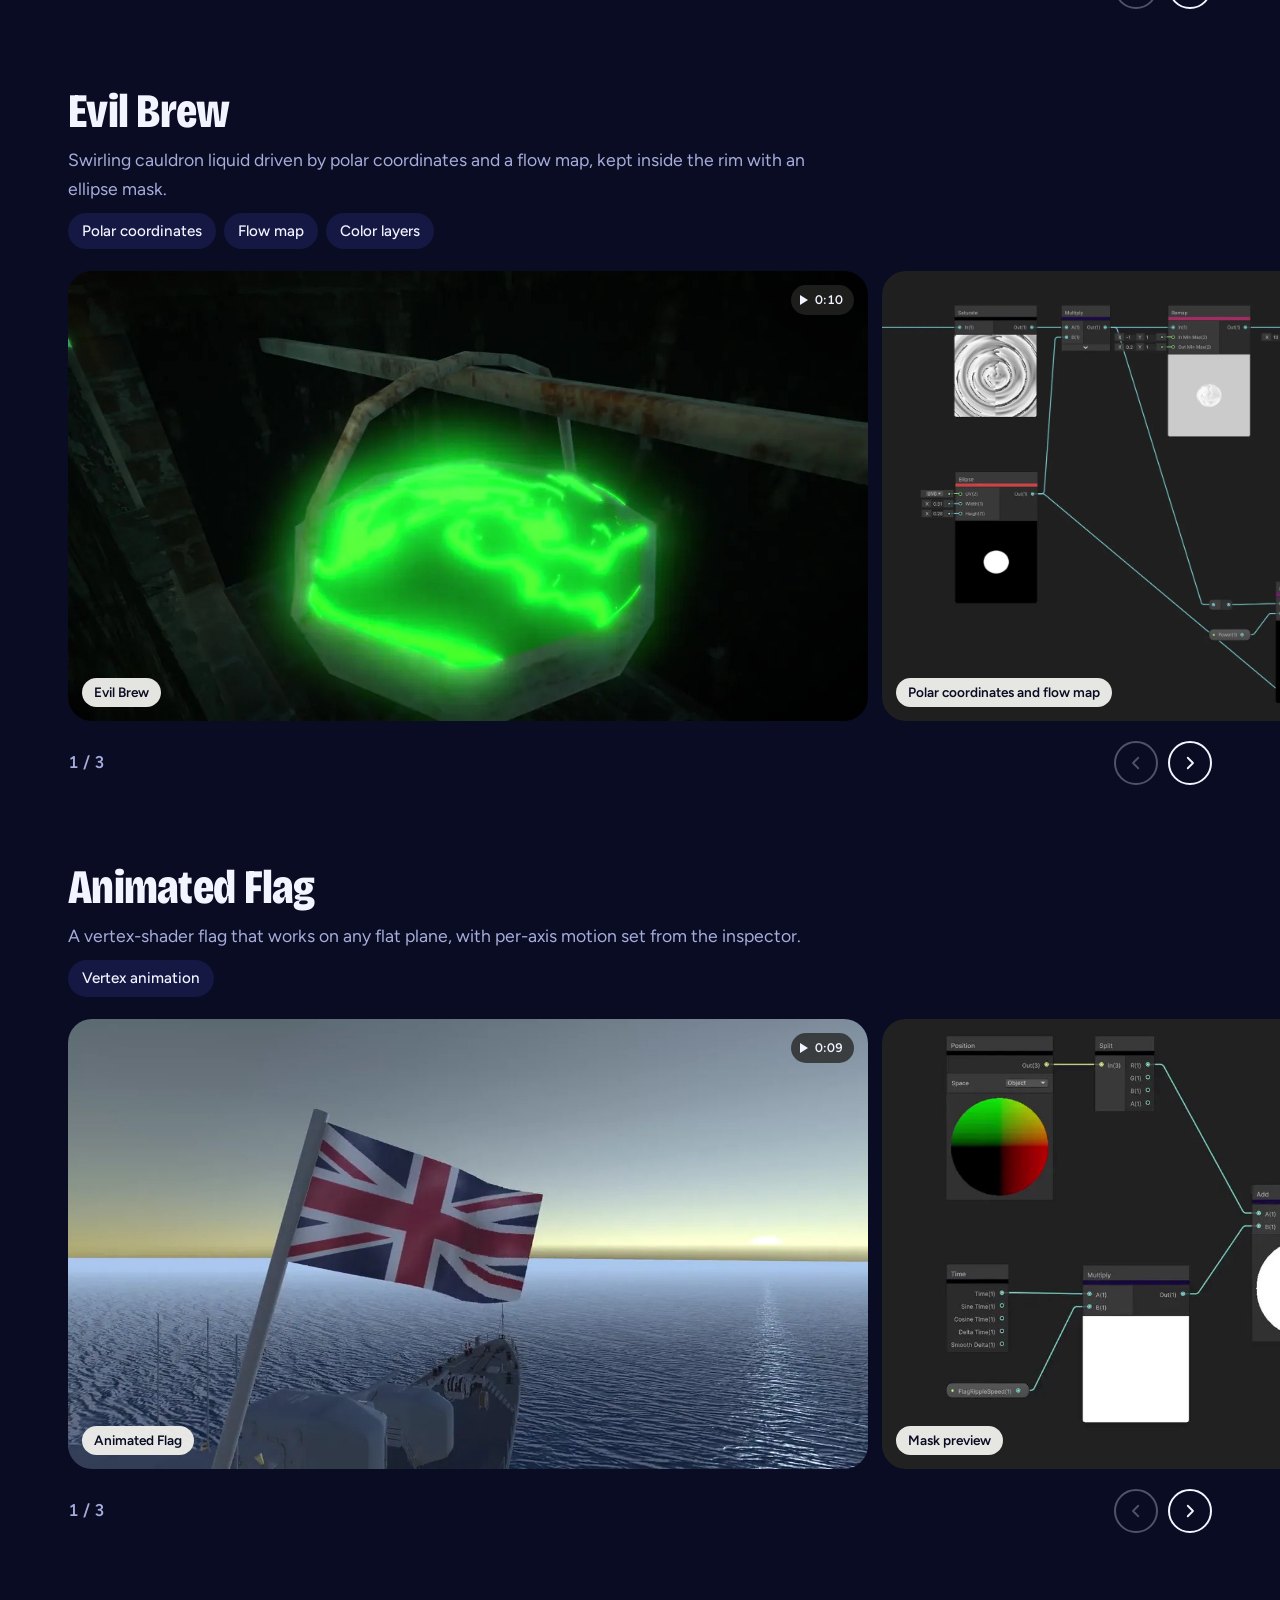
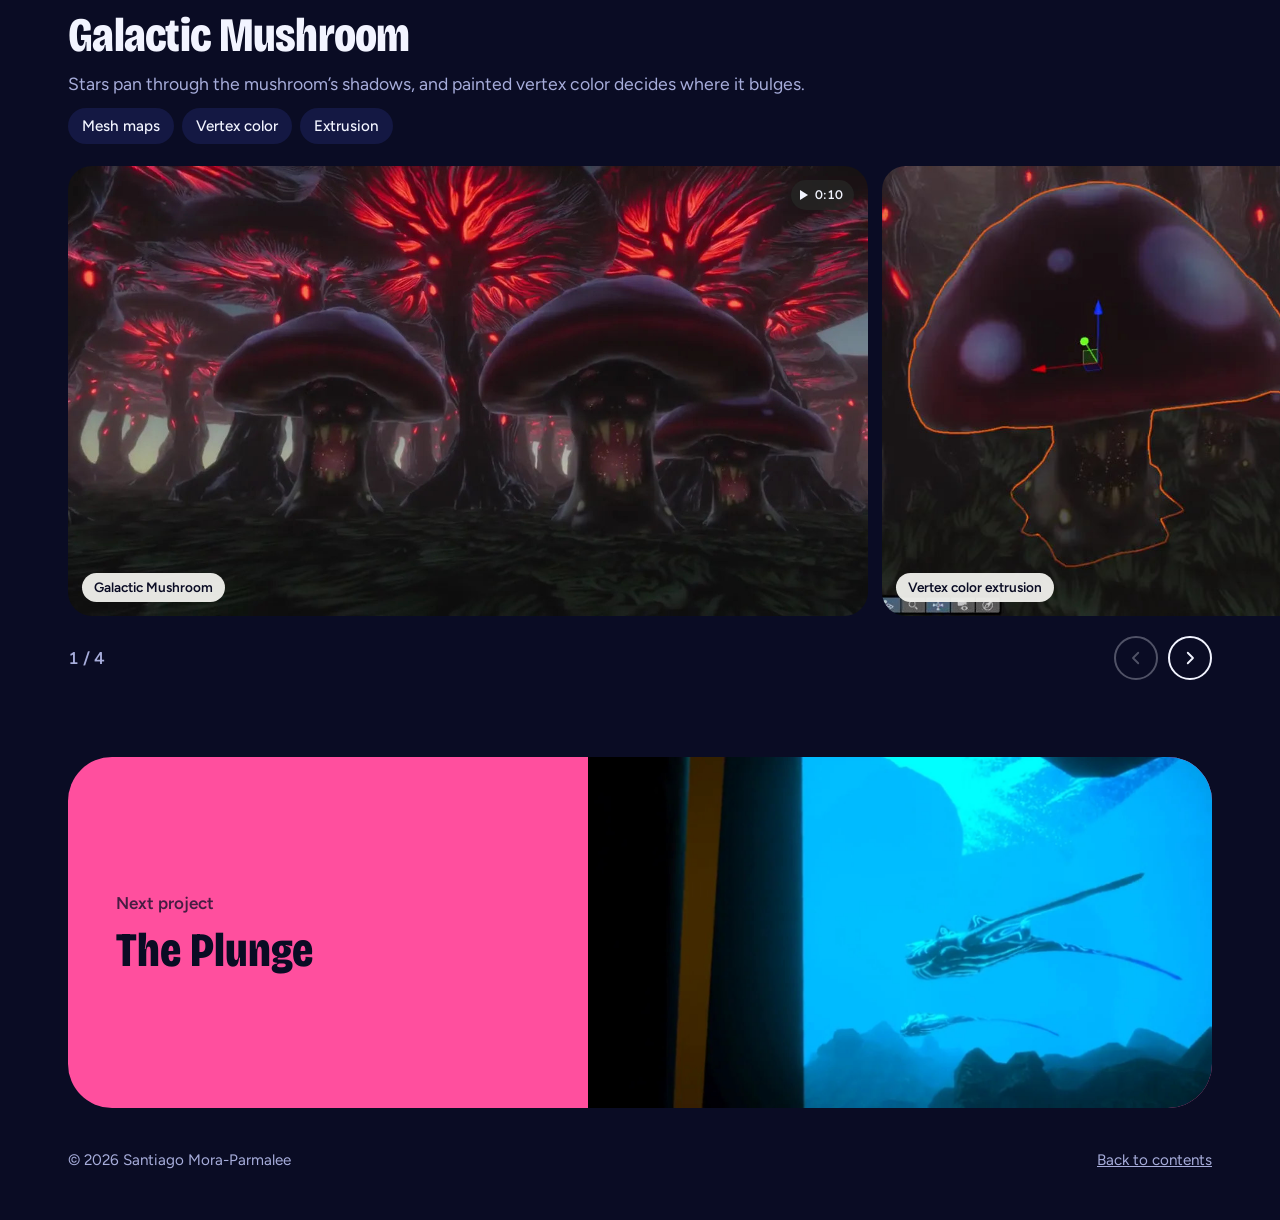
<file: fracture page/shader-study.html>
<!doctype html>
<html lang="en">
<head>
<meta charset="utf-8">
<meta name="viewport" content="width=device-width, initial-scale=1, viewport-fit=cover">
<title>Shader Study · Santiago Mora-Parmalee</title>
<meta name="description" content="Six Unity Shader Graph shaders, ending with an animated Rat King.">
<link rel="preconnect" href="https://fonts.googleapis.com">
<link rel="preconnect" href="https://fonts.gstatic.com" crossorigin>
<link rel="stylesheet" href="https://fonts.googleapis.com/css2?family=Bricolage+Grotesque:opsz,wdth,wght@12..96,75..100,400..800&family=Figtree:wght@400;500;600;700&display=swap">
<link rel="stylesheet" href="css/site.css">
<link rel="stylesheet" href="css/fracture.css">
</head>
<body class="fx">

<header class="site-head">
  <div class="wrap">
    <a class="brand" href="index.html"><span class="mark">SM</span>Santiago Mora-Parmalee</a>
    <nav class="site-nav" aria-label="Main">
      <a href="index.html#contents">Projects</a>
      <a href="index.html#about">Experience</a>
      <a class="pill" href="index.html#contact">Contact</a>
    </nav>
  </div>
</header>

<main>
  <section class="fx-hero fx-proj" aria-labelledby="page-title">
    <canvas class="fx-field" aria-hidden="true"></canvas>
    <div class="fx-inner">
      <div class="fx-text">
        <a class="back" href="index.html#contents"><svg width="18" height="18" viewBox="0 0 24 24" fill="none" stroke="currentColor" stroke-width="2.4" stroke-linecap="round" stroke-linejoin="round" aria-hidden="true"><path d="M15 5l-7 7 7 7"/></svg> All work</a>
        <h1 id="page-title">Shader Study</h1>
        <p class="hero-lede">One semester teaching myself shaders in Unity, from UV and vertex tricks to mesh maps, ending with a fully animated Rat King.</p>
        <ul class="facts"><li><b>Type</b>Independent study</li><li><b>Engine</b>Unity Shader Graph</li><li><b>Shaders</b>6</li></ul>
      </div>
      <div class="fx-stage" data-origin="0.1 0.99" data-origin-stacked="0.92 0.0">
        <div class="shard"><video class="loop" src="../media/shader/ratking-final.mp4" poster="../media/shader/ratking-final.jpg" width="1280" height="720" data-len="0:14" muted loop playsinline preload="none" aria-label="The Rat King character glowing green"></video></div>
      </div>
    </div>
  </section>

  <nav class="jump" aria-label="Jump to a section">
    <div class="wrap"><div class="jump-inner"><a href="#rat-king">The Rat King</a><a href="#evil-brew">Evil Brew</a><a href="#animated-flag">Animated Flag</a><a href="#galactic-mushroom">Galactic Mushroom</a></div></div>
  </nav>

  <section class="part" id="rat-king" aria-labelledby="rat-king-t">
    <div class="wrap part-head">
      <h2 id="rat-king-t">The Rat King</h2>
      <p>My final project: one character brought to life by three shaders for his poison tubes, glass vat and eyes.</p>
      <ul class="chips"><li>Vertex extrusion</li><li>Layered materials</li><li>Procedural eyes</li></ul>
    </div>
  <div class="reel" data-reel>
    <div class="reel-track" role="group" aria-label="The Rat King">
      <figure class="slide" style="--ar:1778 / 1000"><video class="loop" src="../media/shader/ratking-final.mp4" poster="../media/shader/ratking-final.jpg" width="1280" height="720" data-len="0:14" muted loop playsinline preload="none" aria-label="The Rat King character glowing green"></video><figcaption class="cap">Final character</figcaption></figure>
      <figure class="slide" style="--ar:2013 / 1000"><video class="loop" src="../media/shader/ratking-tube-shader.mp4" poster="../media/shader/ratking-tube-shader.jpg" width="1280" height="636" data-len="0:35" muted loop playsinline preload="none" aria-label="Poison tubes bulging as bands pan along them"></video><figcaption class="cap">Tube shader</figcaption></figure>
      <figure class="slide" style="--ar:1460 / 1000"><video class="loop" src="../media/shader/ratking-vat-shader.mp4" poster="../media/shader/ratking-vat-shader.jpg" width="978" height="670" data-len="0:10" muted loop playsinline preload="none" aria-label="Liquid rising and falling in the glass vat"></video><figcaption class="cap">Vat shader</figcaption></figure>
      <figure class="slide" style="--ar:1866 / 1000"><video class="loop" src="../media/shader/ratking-eye-shader.mp4" poster="../media/shader/ratking-eye-shader.jpg" width="1280" height="686" data-len="0:37" muted loop playsinline preload="none" aria-label="X-shaped eyes changing size and distortion"></video><figcaption class="cap">Eye shader</figcaption></figure>
      <figure class="slide fit" style="--ar:2400 / 1000"><button class="zoom" type="button" aria-label="Enlarge: Shader Graph producing black and white extrusion bands"><img src="../media/shader/ratking-extrusion-bands.jpg" width="1600" height="624" loading="lazy" alt="Shader Graph producing black and white extrusion bands"></button><figcaption class="cap">Tube extrusion graph</figcaption></figure>
      <figure class="slide fit" style="--ar:2296 / 1000"><button class="zoom" type="button" aria-label="Enlarge: Shader Graph centering the procedural X eye"><img src="../media/shader/ratking-eye-centering.jpg" width="1600" height="697" loading="lazy" alt="Shader Graph centering the procedural X eye"></button><figcaption class="cap">Eye graph</figcaption></figure>
    </div>
    <div class="wrap reel-bar">
      <span class="count" aria-live="polite">1 / 6</span>
      <span class="btns"><button class="circle-arrow" type="button" data-prev aria-label="Previous"><svg viewBox="0 0 24 24" fill="none" stroke="currentColor" stroke-width="2.4" stroke-linecap="round" stroke-linejoin="round" aria-hidden="true"><path d="M15 5l-7 7 7 7"/></svg></button><button class="circle-arrow" type="button" data-next aria-label="Next"><svg viewBox="0 0 24 24" fill="none" stroke="currentColor" stroke-width="2.4" stroke-linecap="round" stroke-linejoin="round" aria-hidden="true"><path d="M9 5l7 7-7 7"/></svg></button></span>
    </div>
  </div>

  </section>

  <section class="part" id="evil-brew" aria-labelledby="evil-brew-t">
    <div class="wrap part-head">
      <h2 id="evil-brew-t">Evil Brew</h2>
      <p>Swirling cauldron liquid driven by polar coordinates and a flow map, kept inside the rim with an ellipse mask.</p>
      <ul class="chips"><li>Polar coordinates</li><li>Flow map</li><li>Color layers</li></ul>
    </div>
  <div class="reel" data-reel>
    <div class="reel-track" role="group" aria-label="Evil Brew">
      <figure class="slide" style="--ar:1778 / 1000"><video class="loop" src="../media/shader/evil-brew.mp4" poster="../media/shader/evil-brew.jpg" width="1280" height="720" data-len="0:10" muted loop playsinline preload="none" aria-label="Swirling green cauldron liquid"></video><figcaption class="cap">Evil Brew</figcaption></figure>
      <figure class="slide fit" style="--ar:1402 / 1000"><button class="zoom" type="button" aria-label="Enlarge: Shader Graph with polar coordinates and a flow map"><img src="../media/shader/evil-brew-polar-flowmap.jpg" width="1600" height="1141" loading="lazy" alt="Shader Graph with polar coordinates and a flow map"></button><figcaption class="cap">Polar coordinates and flow map</figcaption></figure>
      <figure class="slide fit" style="--ar:2022 / 1000"><button class="zoom" type="button" aria-label="Enlarge: Shader Graph stacking color layers"><img src="../media/shader/evil-brew-color-layers.jpg" width="1264" height="625" loading="lazy" alt="Shader Graph stacking color layers"></button><figcaption class="cap">Color layers</figcaption></figure>
    </div>
    <div class="wrap reel-bar">
      <span class="count" aria-live="polite">1 / 3</span>
      <span class="btns"><button class="circle-arrow" type="button" data-prev aria-label="Previous"><svg viewBox="0 0 24 24" fill="none" stroke="currentColor" stroke-width="2.4" stroke-linecap="round" stroke-linejoin="round" aria-hidden="true"><path d="M15 5l-7 7 7 7"/></svg></button><button class="circle-arrow" type="button" data-next aria-label="Next"><svg viewBox="0 0 24 24" fill="none" stroke="currentColor" stroke-width="2.4" stroke-linecap="round" stroke-linejoin="round" aria-hidden="true"><path d="M9 5l7 7-7 7"/></svg></button></span>
    </div>
  </div>

  </section>

  <section class="part" id="animated-flag" aria-labelledby="animated-flag-t">
    <div class="wrap part-head">
      <h2 id="animated-flag-t">Animated Flag</h2>
      <p>A vertex-shader flag that works on any flat plane, with per-axis motion set from the inspector.</p>
      <ul class="chips"><li>Vertex animation</li></ul>
    </div>
  <div class="reel" data-reel>
    <div class="reel-track" role="group" aria-label="Animated Flag">
      <figure class="slide" style="--ar:1778 / 1000"><video class="loop" src="../media/shader/animated-flag.mp4" poster="../media/shader/animated-flag.jpg" width="1280" height="720" data-len="0:09" muted loop playsinline preload="none" aria-label="Union Jack waving on a warship"></video><figcaption class="cap">Animated Flag</figcaption></figure>
      <figure class="slide fit" style="--ar:1829 / 1000"><video class="loop" src="../media/shader/animated-flag-02.mp4" poster="../media/shader/animated-flag-02.jpg" width="1280" height="700" data-len="0:06" muted loop playsinline preload="none" aria-label="Shader Graph previews of the panning mask"></video><figcaption class="cap">Mask preview</figcaption></figure>
      <figure class="slide fit" style="--ar:1510 / 1000"><button class="zoom" type="button" aria-label="Enlarge: Shader Graph offsetting vertex positions per axis"><img src="../media/shader/flag-vertex-graph.jpg" width="1542" height="1021" loading="lazy" alt="Shader Graph offsetting vertex positions per axis"></button><figcaption class="cap">Vertex graph</figcaption></figure>
    </div>
    <div class="wrap reel-bar">
      <span class="count" aria-live="polite">1 / 3</span>
      <span class="btns"><button class="circle-arrow" type="button" data-prev aria-label="Previous"><svg viewBox="0 0 24 24" fill="none" stroke="currentColor" stroke-width="2.4" stroke-linecap="round" stroke-linejoin="round" aria-hidden="true"><path d="M15 5l-7 7 7 7"/></svg></button><button class="circle-arrow" type="button" data-next aria-label="Next"><svg viewBox="0 0 24 24" fill="none" stroke="currentColor" stroke-width="2.4" stroke-linecap="round" stroke-linejoin="round" aria-hidden="true"><path d="M9 5l7 7-7 7"/></svg></button></span>
    </div>
  </div>

  </section>

  <section class="part" id="galactic-mushroom" aria-labelledby="galactic-mushroom-t">
    <div class="wrap part-head">
      <h2 id="galactic-mushroom-t">Galactic Mushroom</h2>
      <p>Stars pan through the mushroom’s shadows, and painted vertex color decides where it bulges.</p>
      <ul class="chips"><li>Mesh maps</li><li>Vertex color</li><li>Extrusion</li></ul>
    </div>
  <div class="reel" data-reel>
    <div class="reel-track" role="group" aria-label="Galactic Mushroom">
      <figure class="slide" style="--ar:1778 / 1000"><video class="loop" src="../media/shader/galactic-mushroom.mp4" poster="../media/shader/galactic-mushroom.jpg" width="1280" height="720" data-len="0:10" muted loop playsinline preload="none" aria-label="Red mushrooms with stars in their shadows"></video><figcaption class="cap">Galactic Mushroom</figcaption></figure>
      <figure class="slide" style="--ar:2207 / 1000"><video class="loop" src="../media/shader/galactic-mushroom-vertex-color.mp4" poster="../media/shader/galactic-mushroom-vertex-color.jpg" width="1280" height="580" data-len="0:29" muted loop playsinline preload="none" aria-label="Mushroom cap bulging only where painted"></video><figcaption class="cap">Vertex color extrusion</figcaption></figure>
      <figure class="slide fit" style="--ar:2400 / 1000"><button class="zoom" type="button" aria-label="Enlarge: Shader Graph using the ambient occlusion map to place stars"><img src="../media/shader/mushroom-ao-stars.jpg" width="1435" height="463" loading="lazy" alt="Shader Graph using the ambient occlusion map to place stars"></button><figcaption class="cap">Stars in the AO map</figcaption></figure>
      <figure class="slide fit" style="--ar:2338 / 1000"><button class="zoom" type="button" aria-label="Enlarge: Shader Graph masking extrusion with vertex color"><img src="../media/shader/mushroom-extrusion-graph.jpg" width="1482" height="634" loading="lazy" alt="Shader Graph masking extrusion with vertex color"></button><figcaption class="cap">Extrusion graph</figcaption></figure>
    </div>
    <div class="wrap reel-bar">
      <span class="count" aria-live="polite">1 / 4</span>
      <span class="btns"><button class="circle-arrow" type="button" data-prev aria-label="Previous"><svg viewBox="0 0 24 24" fill="none" stroke="currentColor" stroke-width="2.4" stroke-linecap="round" stroke-linejoin="round" aria-hidden="true"><path d="M15 5l-7 7 7 7"/></svg></button><button class="circle-arrow" type="button" data-next aria-label="Next"><svg viewBox="0 0 24 24" fill="none" stroke="currentColor" stroke-width="2.4" stroke-linecap="round" stroke-linejoin="round" aria-hidden="true"><path d="M9 5l7 7-7 7"/></svg></button></span>
    </div>
  </div>

  </section>

  <section class="part wrap" aria-label="Next project">
    <a class="next-card" href="the-plunge.html">
      <span class="txt"><span>Next project</span><strong>The Plunge</strong></span>
      <span class="img"><img src="../media/plunge/postprocess-global.jpg" alt="" loading="lazy"></span>
    </a>
  </section>
</main>

<footer class="site-foot">
  <div class="wrap">
    <span>© 2026 Santiago Mora-Parmalee</span>
    <a href="index.html#contents">Back to contents</a>
  </div>
</footer>

<script src="js/site.js"></script>
<script src="js/fracture.js"></script>
</body>
</html>
</file>
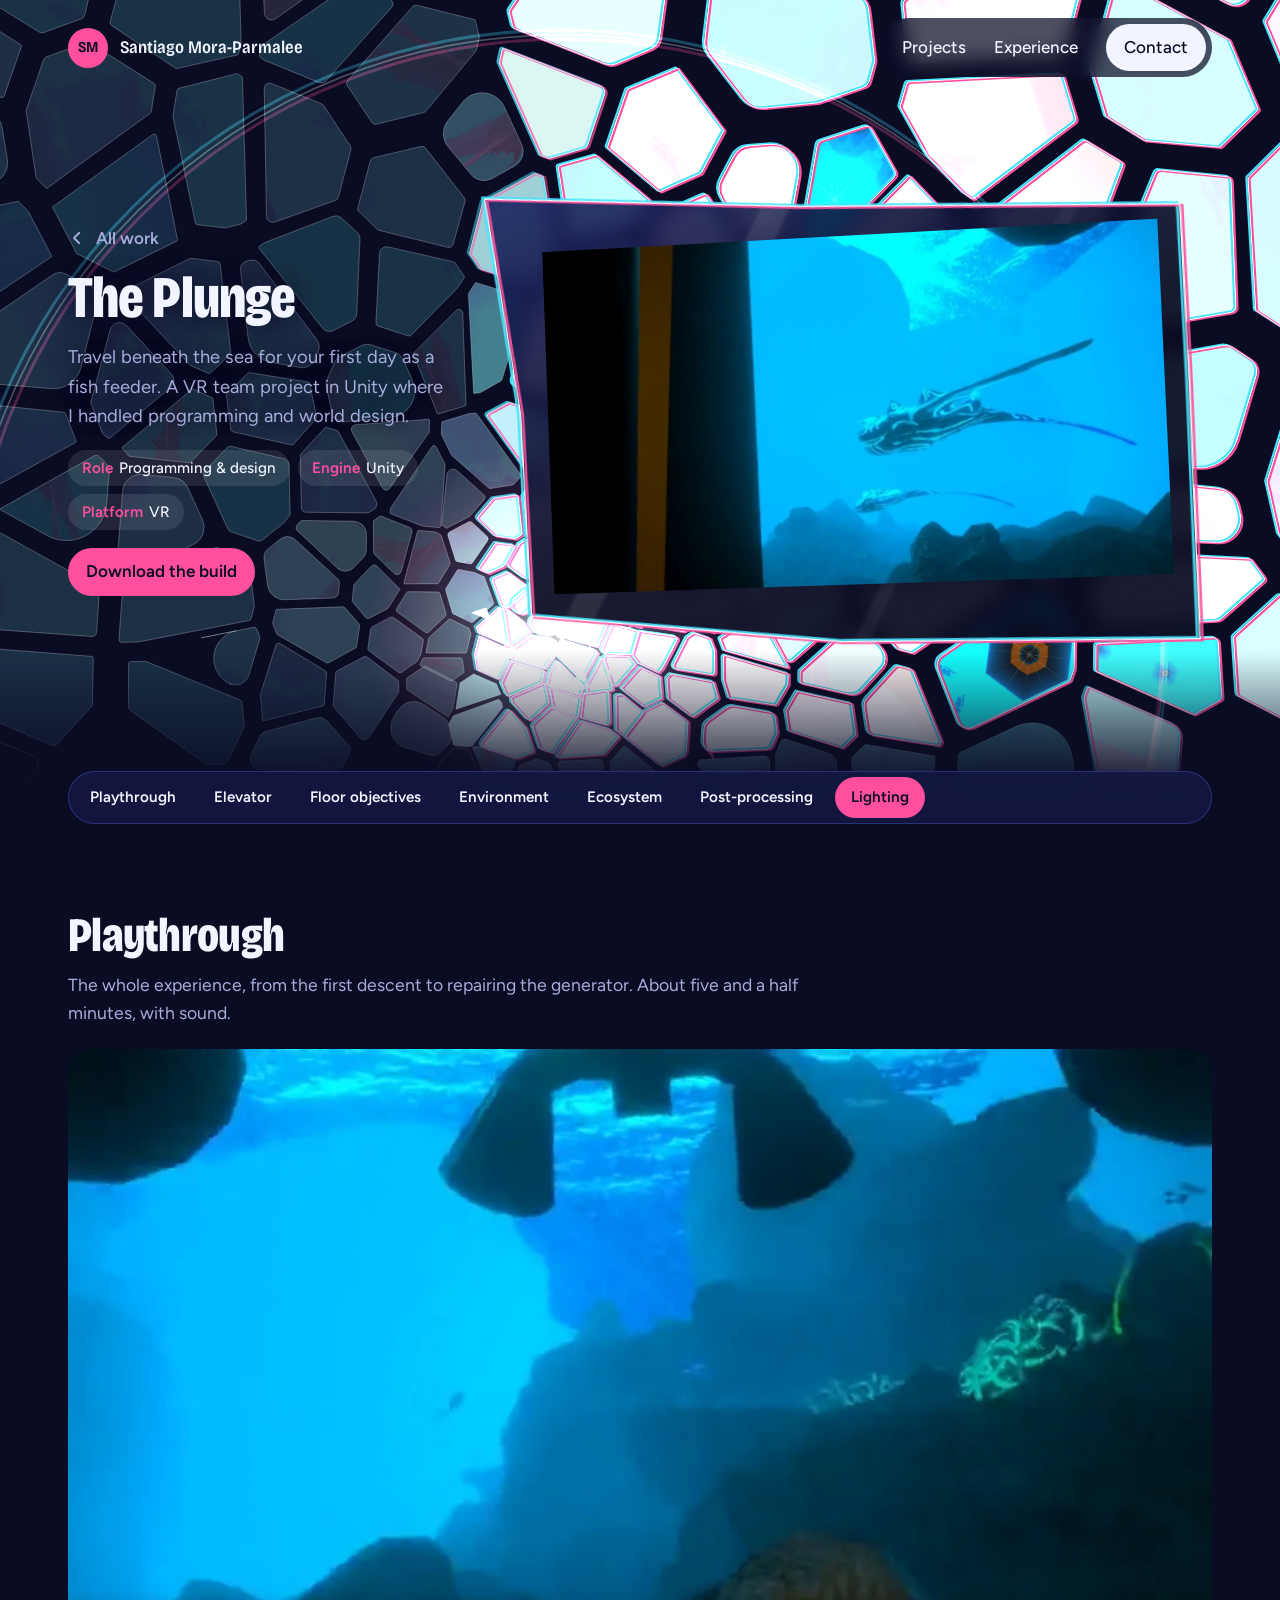
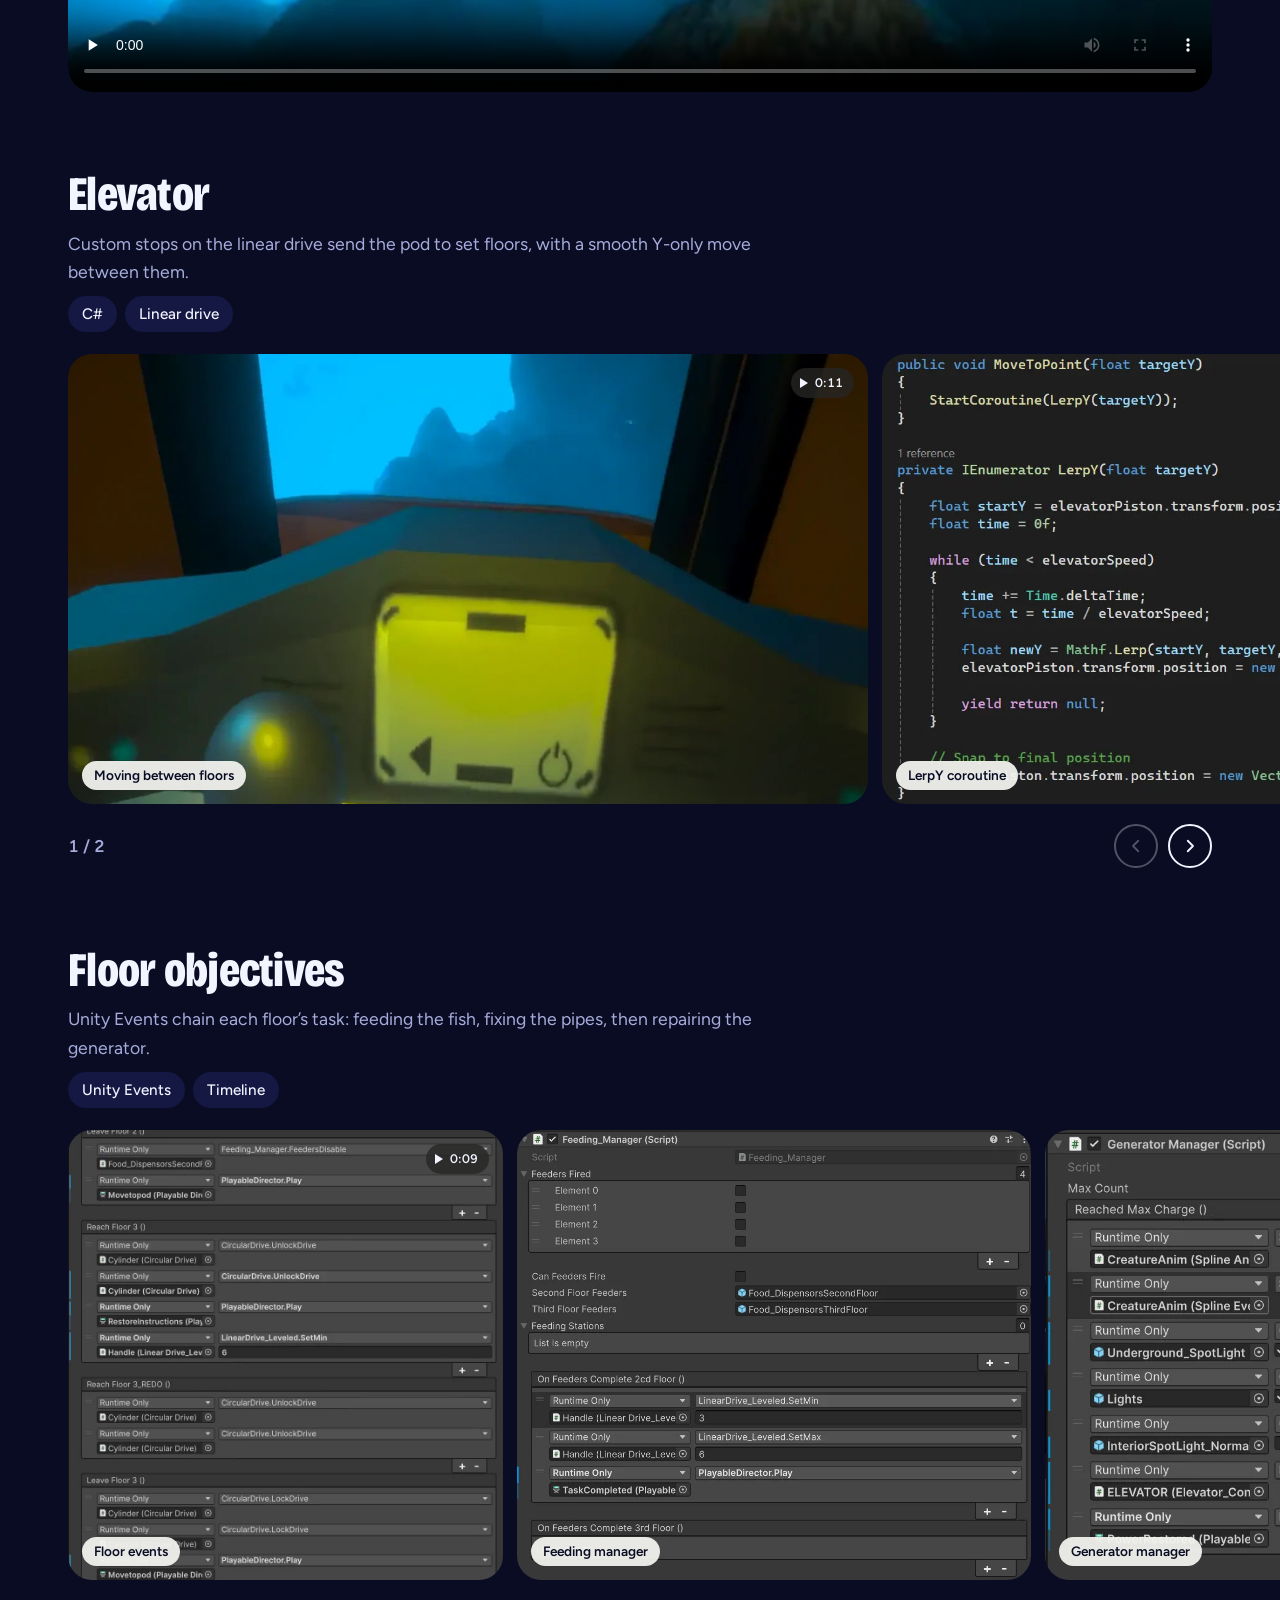
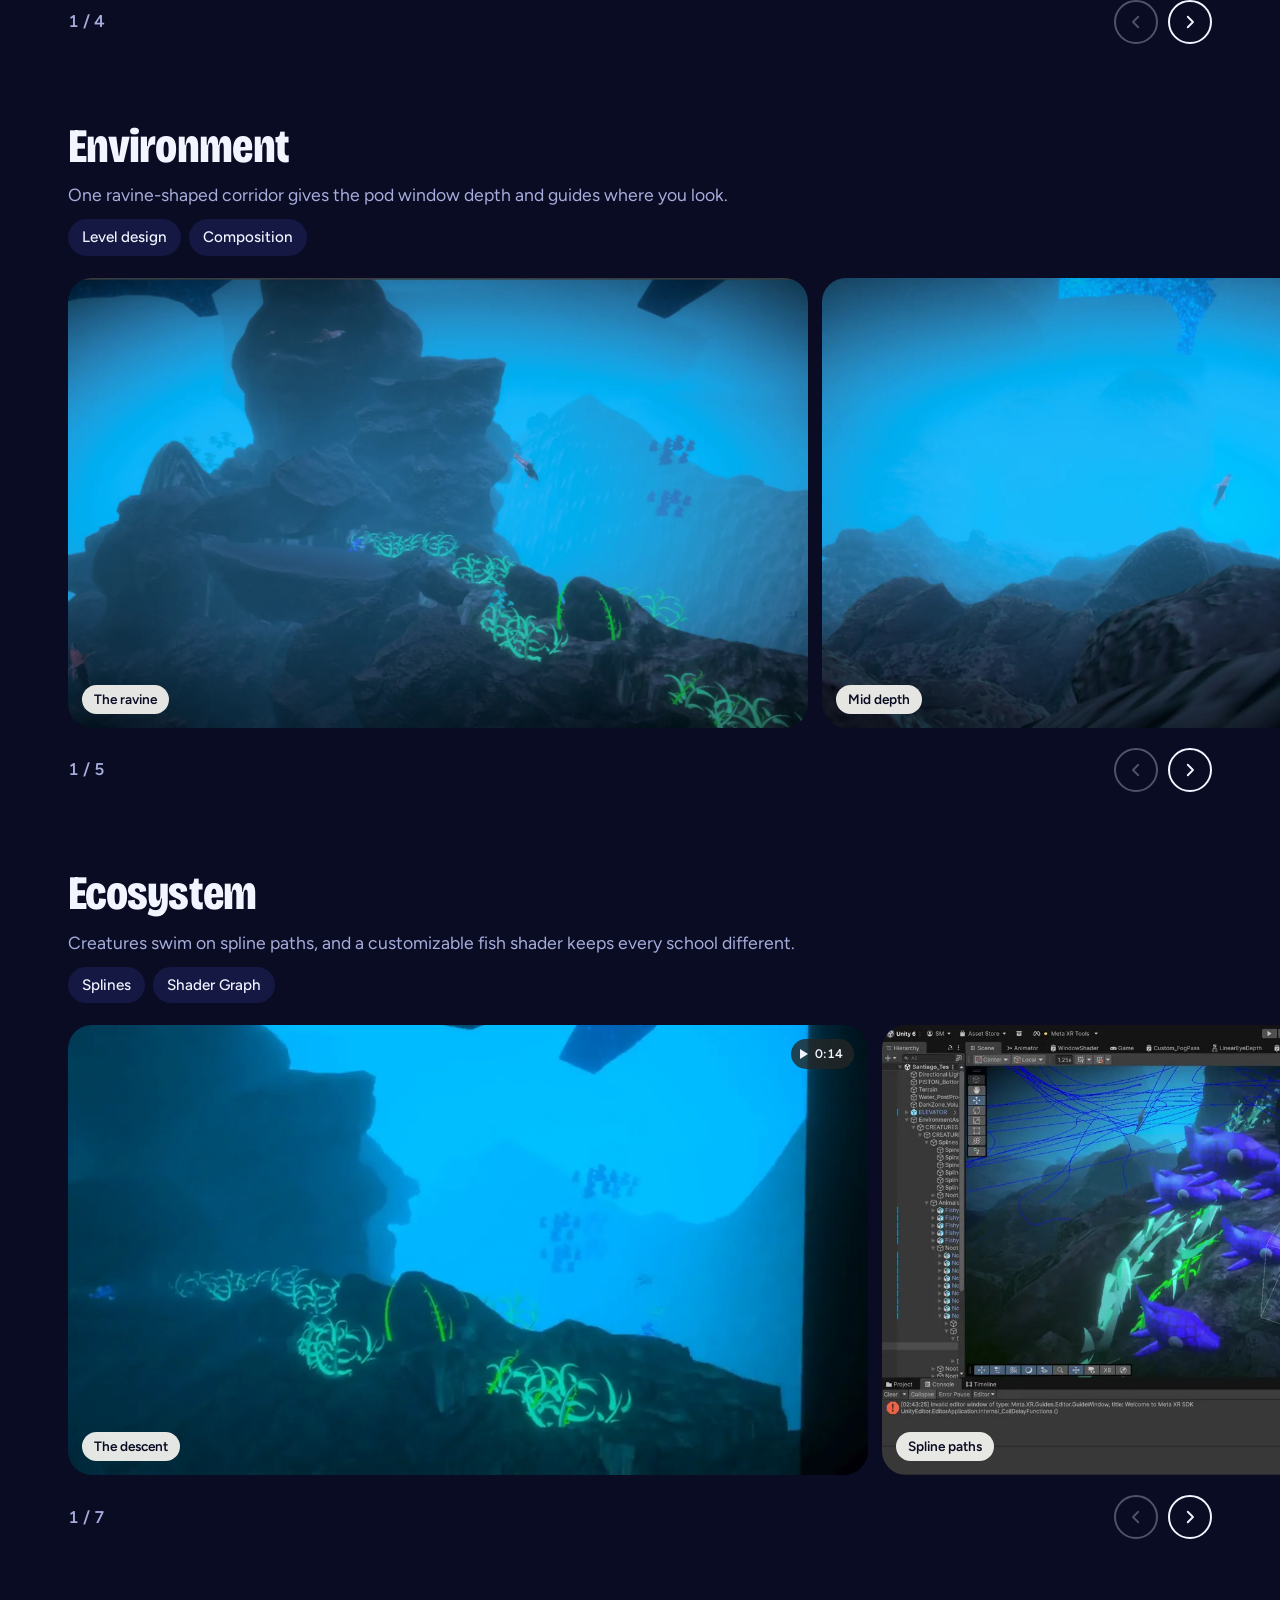
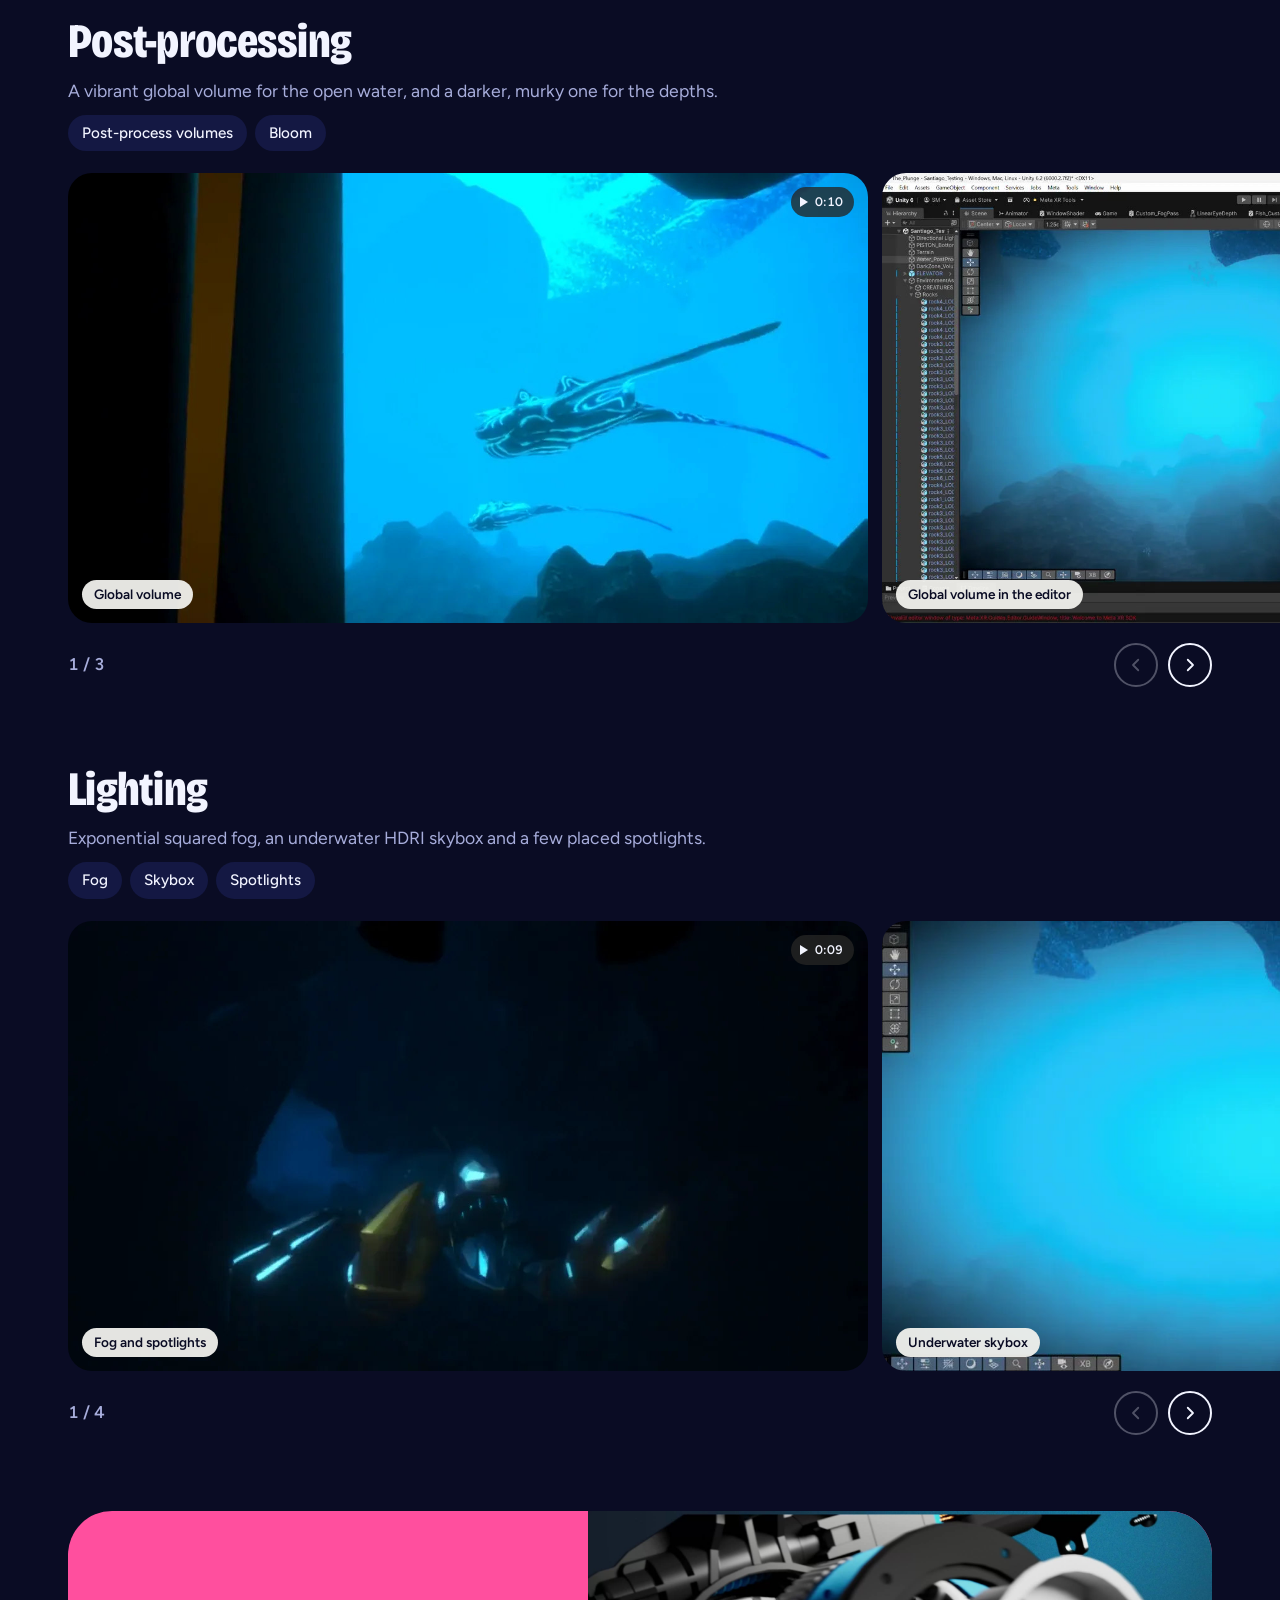
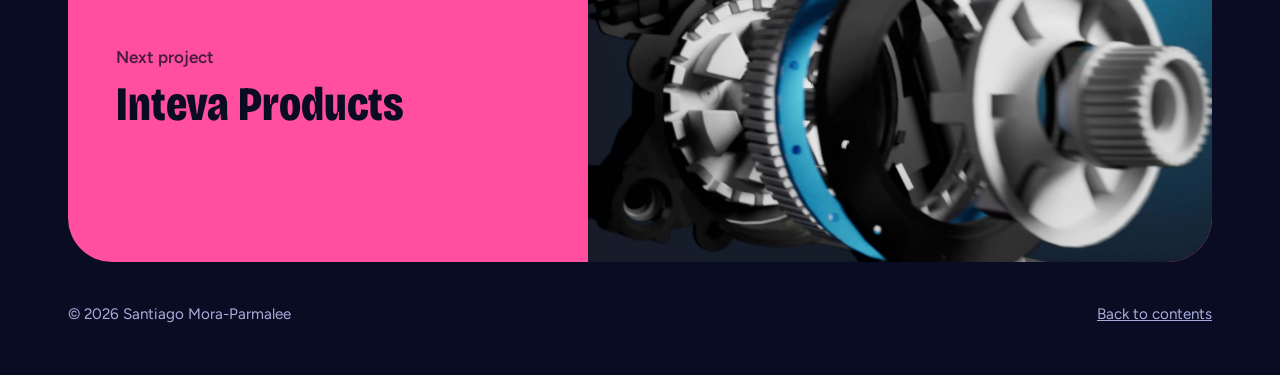
<file: fracture page/the-plunge.html>
<!doctype html>
<html lang="en">
<head>
<meta charset="utf-8">
<meta name="viewport" content="width=device-width, initial-scale=1, viewport-fit=cover">
<title>The Plunge · Santiago Mora-Parmalee</title>
<meta name="description" content="An underwater VR experience in Unity: programming, environment, ecosystem, post-processing and lighting.">
<link rel="preconnect" href="https://fonts.googleapis.com">
<link rel="preconnect" href="https://fonts.gstatic.com" crossorigin>
<link rel="stylesheet" href="https://fonts.googleapis.com/css2?family=Bricolage+Grotesque:opsz,wdth,wght@12..96,75..100,400..800&family=Figtree:wght@400;500;600;700&display=swap">
<link rel="stylesheet" href="css/site.css">
<link rel="stylesheet" href="css/fracture.css">
</head>
<body class="fx">

<header class="site-head">
  <div class="wrap">
    <a class="brand" href="index.html"><span class="mark">SM</span>Santiago Mora-Parmalee</a>
    <nav class="site-nav" aria-label="Main">
      <a href="index.html#contents">Projects</a>
      <a href="index.html#about">Experience</a>
      <a class="pill" href="index.html#contact">Contact</a>
    </nav>
  </div>
</header>

<main>
  <section class="fx-hero fx-proj" aria-labelledby="page-title">
    <canvas class="fx-field" aria-hidden="true"></canvas>
    <div class="fx-inner">
      <div class="fx-text">
        <a class="back" href="index.html#contents"><svg width="18" height="18" viewBox="0 0 24 24" fill="none" stroke="currentColor" stroke-width="2.4" stroke-linecap="round" stroke-linejoin="round" aria-hidden="true"><path d="M15 5l-7 7 7 7"/></svg> All work</a>
        <h1 id="page-title">The Plunge</h1>
        <p class="hero-lede">Travel beneath the sea for your first day as a fish feeder. A VR team project in Unity where I handled programming and world design.</p>
        <ul class="facts"><li><b>Role</b>Programming &amp; design</li><li><b>Engine</b>Unity</li><li><b>Platform</b>VR</li></ul>
        <div class="hero-actions"><a class="pill gold" href="https://quinnipiacuniversity-my.sharepoint.com/:f:/r/personal/samoraparmalee_quinnipiac_edu/Documents/Plunge_Build?csf=1&amp;web=1&amp;e=ZB4Wnp">Download the build</a></div>
      </div>
      <div class="fx-stage" data-origin="0.1 0.99" data-origin-stacked="0.92 0.0">
        <div class="shard"><video class="loop" src="../media/plunge/postprocess-global.mp4" poster="../media/plunge/postprocess-global.jpg" width="1280" height="720" data-len="0:10" muted loop playsinline preload="none" aria-label="A leviathan swimming past the diving pod"></video></div>
      </div>
    </div>
  </section>

  <nav class="jump" aria-label="Jump to a section">
    <div class="wrap"><div class="jump-inner"><a href="#playthrough">Playthrough</a><a href="#elevator">Elevator</a><a href="#objectives">Floor objectives</a><a href="#environment">Environment</a><a href="#ecosystem">Ecosystem</a><a href="#post">Post-processing</a><a href="#lighting">Lighting</a></div></div>
  </nav>

  <section class="part" id="playthrough" aria-labelledby="playthrough-t">
    <div class="wrap part-head">
      <h2 id="playthrough-t">Playthrough</h2>
      <p>The whole experience, from the first descent to repairing the generator. About five and a half minutes, with sound.</p>
      
    </div>
    <div class="wrap">
      <figure class="slide player" style="--ar:960 / 540">
        <video src="../media/plunge/playthrough.mp4" poster="../media/plunge/playthrough.jpg" width="960" height="540" controls playsinline preload="none" aria-label="Full playthrough of The Plunge"></video>
      </figure>
    </div>

  </section>

  <section class="part" id="elevator" aria-labelledby="elevator-t">
    <div class="wrap part-head">
      <h2 id="elevator-t">Elevator</h2>
      <p>Custom stops on the linear drive send the pod to set floors, with a smooth Y-only move between them.</p>
      <ul class="chips"><li>C#</li><li>Linear drive</li></ul>
    </div>
  <div class="reel" data-reel>
    <div class="reel-track" role="group" aria-label="Elevator">
      <figure class="slide" style="--ar:1778 / 1000"><video class="loop" src="../media/plunge/elevator.mp4" poster="../media/plunge/elevator.jpg" width="1280" height="720" data-len="0:11" muted loop playsinline preload="none" aria-label="Inside the pod moving between floors"></video><figcaption class="cap">Moving between floors</figcaption></figure>
      <figure class="slide fit" style="--ar:1953 / 1000"><button class="zoom" type="button" aria-label="Enlarge: C# coroutine that moves the pod on the Y axis"><img src="../media/plunge/elevator-lerpy-code.jpg" width="1285" height="658" loading="lazy" alt="C# coroutine that moves the pod on the Y axis"></button><figcaption class="cap">LerpY coroutine</figcaption></figure>
    </div>
    <div class="wrap reel-bar">
      <span class="count" aria-live="polite">1 / 2</span>
      <span class="btns"><button class="circle-arrow" type="button" data-prev aria-label="Previous"><svg viewBox="0 0 24 24" fill="none" stroke="currentColor" stroke-width="2.4" stroke-linecap="round" stroke-linejoin="round" aria-hidden="true"><path d="M15 5l-7 7 7 7"/></svg></button><button class="circle-arrow" type="button" data-next aria-label="Next"><svg viewBox="0 0 24 24" fill="none" stroke="currentColor" stroke-width="2.4" stroke-linecap="round" stroke-linejoin="round" aria-hidden="true"><path d="M9 5l7 7-7 7"/></svg></button></span>
    </div>
  </div>

  </section>

  <section class="part" id="objectives" aria-labelledby="objectives-t">
    <div class="wrap part-head">
      <h2 id="objectives-t">Floor objectives</h2>
      <p>Unity Events chain each floor’s task: feeding the fish, fixing the pipes, then repairing the generator.</p>
      <ul class="chips"><li>Unity Events</li><li>Timeline</li></ul>
    </div>
  <div class="reel" data-reel>
    <div class="reel-track" role="group" aria-label="Floor objectives">
      <figure class="slide fit" style="--ar:967 / 1000"><video class="loop" src="../media/plunge/events-floors.mp4" poster="../media/plunge/events-floors.jpg" width="998" height="1032" data-len="0:09" muted loop playsinline preload="none" aria-label="Unity Events inspector for each floor"></video><figcaption class="cap">Floor events</figcaption></figure>
      <figure class="slide fit" style="--ar:1143 / 1000"><button class="zoom" type="button" aria-label="Enlarge: Feeding manager component in the Unity inspector"><img src="../media/plunge/feeding-manager.jpg" width="1006" height="880" loading="lazy" alt="Feeding manager component in the Unity inspector"></button><figcaption class="cap">Feeding manager</figcaption></figure>
      <figure class="slide fit" style="--ar:1464 / 1000"><button class="zoom" type="button" aria-label="Enlarge: Generator manager component in the Unity inspector"><img src="../media/plunge/generator-manager.jpg" width="997" height="681" loading="lazy" alt="Generator manager component in the Unity inspector"></button><figcaption class="cap">Generator manager</figcaption></figure>
      <figure class="slide fit" style="--ar:2400 / 1000"><button class="zoom" type="button" aria-label="Enlarge: Circular drive manager component in the Unity inspector"><img src="../media/plunge/circular-drive-manager.jpg" width="1015" height="367" loading="lazy" alt="Circular drive manager component in the Unity inspector"></button><figcaption class="cap">Pipe valves</figcaption></figure>
    </div>
    <div class="wrap reel-bar">
      <span class="count" aria-live="polite">1 / 4</span>
      <span class="btns"><button class="circle-arrow" type="button" data-prev aria-label="Previous"><svg viewBox="0 0 24 24" fill="none" stroke="currentColor" stroke-width="2.4" stroke-linecap="round" stroke-linejoin="round" aria-hidden="true"><path d="M15 5l-7 7 7 7"/></svg></button><button class="circle-arrow" type="button" data-next aria-label="Next"><svg viewBox="0 0 24 24" fill="none" stroke="currentColor" stroke-width="2.4" stroke-linecap="round" stroke-linejoin="round" aria-hidden="true"><path d="M9 5l7 7-7 7"/></svg></button></span>
    </div>
  </div>

  </section>

  <section class="part" id="environment" aria-labelledby="environment-t">
    <div class="wrap part-head">
      <h2 id="environment-t">Environment</h2>
      <p>One ravine-shaped corridor gives the pod window depth and guides where you look.</p>
      <ul class="chips"><li>Level design</li><li>Composition</li></ul>
    </div>
  <div class="reel" data-reel>
    <div class="reel-track" role="group" aria-label="Environment">
      <figure class="slide" style="--ar:1644 / 1000"><button class="zoom" type="button" aria-label="Enlarge: Rocky underwater ravine with kelp"><img src="../media/plunge/environment-ravine-01.jpg" width="1600" height="973" loading="lazy" alt="Rocky underwater ravine with kelp"></button><figcaption class="cap">The ravine</figcaption></figure>
      <figure class="slide" style="--ar:1465 / 1000"><button class="zoom" type="button" aria-label="Enlarge: Wide ravine fading into blue fog"><img src="../media/plunge/environment-ravine-02.jpg" width="1600" height="1092" loading="lazy" alt="Wide ravine fading into blue fog"></button><figcaption class="cap">Mid depth</figcaption></figure>
      <figure class="slide" style="--ar:1430 / 1000"><button class="zoom" type="button" aria-label="Enlarge: Ravine walls framing the view"><img src="../media/plunge/environment-ravine-03.jpg" width="1237" height="865" loading="lazy" alt="Ravine walls framing the view"></button><figcaption class="cap">Framing the path</figcaption></figure>
      <figure class="slide" style="--ar:1413 / 1000"><button class="zoom" type="button" aria-label="Enlarge: Dark cave lit by a single light"><img src="../media/plunge/environment-cave.jpg" width="1180" height="835" loading="lazy" alt="Dark cave lit by a single light"></button><figcaption class="cap">The lower cave</figcaption></figure>
      <figure class="slide fit" style="--ar:1107 / 1000"><button class="zoom" type="button" aria-label="Enlarge: One-point perspective sketch of a street"><img src="../media/plunge/perspective-sketch.jpg" width="640" height="578" loading="lazy" alt="One-point perspective sketch of a street"></button><figcaption class="cap">One-point perspective reference</figcaption></figure>
    </div>
    <div class="wrap reel-bar">
      <span class="count" aria-live="polite">1 / 5</span>
      <span class="btns"><button class="circle-arrow" type="button" data-prev aria-label="Previous"><svg viewBox="0 0 24 24" fill="none" stroke="currentColor" stroke-width="2.4" stroke-linecap="round" stroke-linejoin="round" aria-hidden="true"><path d="M15 5l-7 7 7 7"/></svg></button><button class="circle-arrow" type="button" data-next aria-label="Next"><svg viewBox="0 0 24 24" fill="none" stroke="currentColor" stroke-width="2.4" stroke-linecap="round" stroke-linejoin="round" aria-hidden="true"><path d="M9 5l7 7-7 7"/></svg></button></span>
    </div>
  </div>

  </section>

  <section class="part" id="ecosystem" aria-labelledby="ecosystem-t">
    <div class="wrap part-head">
      <h2 id="ecosystem-t">Ecosystem</h2>
      <p>Creatures swim on spline paths, and a customizable fish shader keeps every school different.</p>
      <ul class="chips"><li>Splines</li><li>Shader Graph</li></ul>
    </div>
  <div class="reel" data-reel>
    <div class="reel-track" role="group" aria-label="Ecosystem">
      <figure class="slide" style="--ar:1778 / 1000"><video class="loop" src="../media/plunge/ecosystem-overview.mp4" poster="../media/plunge/ecosystem-overview.jpg" width="1280" height="720" data-len="0:14" muted loop playsinline preload="none" aria-label="Kelp and fish drifting past the pod"></video><figcaption class="cap">The descent</figcaption></figure>
      <figure class="slide" style="--ar:1788 / 1000"><video class="loop" src="../media/plunge/ecosystem-splines.mp4" poster="../media/plunge/ecosystem-splines.jpg" width="1280" height="716" data-len="0:32" muted loop playsinline preload="none" aria-label="Creatures following spline paths in the editor"></video><figcaption class="cap">Spline paths</figcaption></figure>
      <figure class="slide" style="--ar:1307 / 1000"><button class="zoom" type="button" aria-label="Enlarge: Leviathan creature on its spline"><img src="../media/plunge/creature-leviathan.jpg" width="919" height="703" loading="lazy" alt="Leviathan creature on its spline"></button><figcaption class="cap">Leviathan</figcaption></figure>
      <figure class="slide" style="--ar:1262 / 1000"><button class="zoom" type="button" aria-label="Enlarge: Giant crab creature on the sea floor"><img src="../media/plunge/creature-crab.jpg" width="838" height="664" loading="lazy" alt="Giant crab creature on the sea floor"></button><figcaption class="cap">Sea-floor crab</figcaption></figure>
      <figure class="slide" style="--ar:1338 / 1000"><button class="zoom" type="button" aria-label="Enlarge: School of green 2D fish"><img src="../media/plunge/fish-school.jpg" width="811" height="606" loading="lazy" alt="School of green 2D fish"></button><figcaption class="cap">Fish school</figcaption></figure>
      <figure class="slide" style="--ar:1839 / 1000"><video class="loop" src="../media/plunge/fish-3d-toggle.mp4" poster="../media/plunge/fish-3d-toggle.jpg" width="1280" height="696" data-len="0:16" muted loop playsinline preload="none" aria-label="Fish switching between textures in the editor"></video><figcaption class="cap">2D and 3D fish</figcaption></figure>
      <figure class="slide fit" style="--ar:1923 / 1000"><button class="zoom" type="button" aria-label="Enlarge: Customizable fish Shader Graph"><img src="../media/plunge/fish-shader-graph.jpg" width="1600" height="832" loading="lazy" alt="Customizable fish Shader Graph"></button><figcaption class="cap">Fish shader</figcaption></figure>
    </div>
    <div class="wrap reel-bar">
      <span class="count" aria-live="polite">1 / 7</span>
      <span class="btns"><button class="circle-arrow" type="button" data-prev aria-label="Previous"><svg viewBox="0 0 24 24" fill="none" stroke="currentColor" stroke-width="2.4" stroke-linecap="round" stroke-linejoin="round" aria-hidden="true"><path d="M15 5l-7 7 7 7"/></svg></button><button class="circle-arrow" type="button" data-next aria-label="Next"><svg viewBox="0 0 24 24" fill="none" stroke="currentColor" stroke-width="2.4" stroke-linecap="round" stroke-linejoin="round" aria-hidden="true"><path d="M9 5l7 7-7 7"/></svg></button></span>
    </div>
  </div>

  </section>

  <section class="part" id="post" aria-labelledby="post-t">
    <div class="wrap part-head">
      <h2 id="post-t">Post-processing</h2>
      <p>A vibrant global volume for the open water, and a darker, murky one for the depths.</p>
      <ul class="chips"><li>Post-process volumes</li><li>Bloom</li></ul>
    </div>
  <div class="reel" data-reel>
    <div class="reel-track" role="group" aria-label="Post-processing">
      <figure class="slide" style="--ar:1778 / 1000"><video class="loop" src="../media/plunge/postprocess-global.mp4" poster="../media/plunge/postprocess-global.jpg" width="1280" height="720" data-len="0:10" muted loop playsinline preload="none" aria-label="Bright blue underwater scene with a leviathan"></video><figcaption class="cap">Global volume</figcaption></figure>
      <figure class="slide" style="--ar:1671 / 1000"><video class="loop" src="../media/plunge/postprocess-bright.mp4" poster="../media/plunge/postprocess-bright.jpg" width="1280" height="766" data-len="0:03" muted loop playsinline preload="none" aria-label="Bright blue scene in the Unity editor"></video><figcaption class="cap">Global volume in the editor</figcaption></figure>
      <figure class="slide" style="--ar:1671 / 1000"><video class="loop" src="../media/plunge/postprocess-dark.mp4" poster="../media/plunge/postprocess-dark.jpg" width="1280" height="766" data-len="0:03" muted loop playsinline preload="none" aria-label="Dark murky cave in the Unity editor"></video><figcaption class="cap">Dark volume</figcaption></figure>
    </div>
    <div class="wrap reel-bar">
      <span class="count" aria-live="polite">1 / 3</span>
      <span class="btns"><button class="circle-arrow" type="button" data-prev aria-label="Previous"><svg viewBox="0 0 24 24" fill="none" stroke="currentColor" stroke-width="2.4" stroke-linecap="round" stroke-linejoin="round" aria-hidden="true"><path d="M15 5l-7 7 7 7"/></svg></button><button class="circle-arrow" type="button" data-next aria-label="Next"><svg viewBox="0 0 24 24" fill="none" stroke="currentColor" stroke-width="2.4" stroke-linecap="round" stroke-linejoin="round" aria-hidden="true"><path d="M9 5l7 7-7 7"/></svg></button></span>
    </div>
  </div>

  </section>

  <section class="part" id="lighting" aria-labelledby="lighting-t">
    <div class="wrap part-head">
      <h2 id="lighting-t">Lighting</h2>
      <p>Exponential squared fog, an underwater HDRI skybox and a few placed spotlights.</p>
      <ul class="chips"><li>Fog</li><li>Skybox</li><li>Spotlights</li></ul>
    </div>
  <div class="reel" data-reel>
    <div class="reel-track" role="group" aria-label="Lighting">
      <figure class="slide" style="--ar:1778 / 1000"><video class="loop" src="../media/plunge/lighting-fog.mp4" poster="../media/plunge/lighting-fog.jpg" width="1280" height="720" data-len="0:09" muted loop playsinline preload="none" aria-label="Pod lights cutting through dark fog"></video><figcaption class="cap">Fog and spotlights</figcaption></figure>
      <figure class="slide" style="--ar:2327 / 1000"><video class="loop" src="../media/plunge/lighting-skybox.mp4" poster="../media/plunge/lighting-skybox.jpg" width="1280" height="550" data-len="0:08" muted loop playsinline preload="none" aria-label="Underwater HDRI skybox in the editor"></video><figcaption class="cap">Underwater skybox</figcaption></figure>
      <figure class="slide fit" style="--ar:1914 / 1000"><button class="zoom" type="button" aria-label="Enlarge: Unity lighting and fog settings"><img src="../media/plunge/lighting-settings-01.jpg" width="1600" height="836" loading="lazy" alt="Unity lighting and fog settings"></button><figcaption class="cap">Fog settings</figcaption></figure>
      <figure class="slide fit" style="--ar:2244 / 1000"><button class="zoom" type="button" aria-label="Enlarge: Skybox exposure and tint settings"><img src="../media/plunge/lighting-settings-02.jpg" width="1600" height="713" loading="lazy" alt="Skybox exposure and tint settings"></button><figcaption class="cap">Skybox settings</figcaption></figure>
    </div>
    <div class="wrap reel-bar">
      <span class="count" aria-live="polite">1 / 4</span>
      <span class="btns"><button class="circle-arrow" type="button" data-prev aria-label="Previous"><svg viewBox="0 0 24 24" fill="none" stroke="currentColor" stroke-width="2.4" stroke-linecap="round" stroke-linejoin="round" aria-hidden="true"><path d="M15 5l-7 7 7 7"/></svg></button><button class="circle-arrow" type="button" data-next aria-label="Next"><svg viewBox="0 0 24 24" fill="none" stroke="currentColor" stroke-width="2.4" stroke-linecap="round" stroke-linejoin="round" aria-hidden="true"><path d="M9 5l7 7-7 7"/></svg></button></span>
    </div>
  </div>

  </section>

  <section class="part wrap" aria-label="Next project">
    <a class="next-card" href="inteva.html">
      <span class="txt"><span>Next project</span><strong>Inteva Products</strong></span>
      <span class="img"><img src="../media/inteva/motor-gears.jpg" alt="" loading="lazy"></span>
    </a>
  </section>
</main>

<footer class="site-foot">
  <div class="wrap">
    <span>© 2026 Santiago Mora-Parmalee</span>
    <a href="index.html#contents">Back to contents</a>
  </div>
</footer>

<script src="js/site.js"></script>
<script src="js/fracture.js"></script>
</body>
</html>
</file>
<file: css/site.css>
/* Layout concept: a soft, rounded "studio" look drawn from the references.
   Light grey ground, big charcoal panels with an organic wave edge where the
   work pours in (Ocean Heroes), marigold highlight bars and rounded tiles
   (the Porto Folio board pin), and horizontal reels of work where the next
   piece always peeks in from the right (Instagram / Lyn Li). */
:root {
  color-scheme: light;
  --ground: #e3e3df;      /* cool light grey page */
  --tile: #f1f1ed;        /* lighter surface for cards */
  --ink: #262624;         /* charcoal text */
  --ink-2: #5d5d57;       /* secondary text */
  --line: #cdcdc6;
  --panel: #2b2b29;       /* charcoal panels */
  --panel-ink: #f3f3ef;
  --panel-dim: #a8a8a1;
  --marigold: #f4a51c;    /* the one accent */
  --marigold-deep: #d98b00;

  --font-display: "Fredoka", "Nunito", "Arial Rounded MT Bold", system-ui, sans-serif;
  --font-body: "Figtree", system-ui, -apple-system, "Segoe UI", sans-serif;

  --maxw: 1240px;
  --gutter: clamp(16px, 4vw, 48px);
  --r-xl: clamp(28px, 4vw, 44px);
  --r-lg: 24px;
  --r-md: 16px;
  --reel-h: clamp(220px, 50vh, 500px);
}

* { box-sizing: border-box; }
html { -webkit-text-size-adjust: 100%; scroll-behavior: smooth; scroll-padding-top: 76px; }
@media (prefers-reduced-motion: reduce) { html { scroll-behavior: auto; } }
body {
  margin: 0;
  background: var(--ground);
  color: var(--ink);
  font-family: var(--font-body);
  font-size: 1.0625rem;
  line-height: 1.6;
  overflow-x: hidden;
}
img, video { max-width: 100%; display: block; }
a { color: inherit; }
:focus-visible { outline: 3px solid var(--marigold); outline-offset: 3px; border-radius: 6px; }
h1, h2, h3 { font-family: var(--font-display); text-wrap: balance; margin: 0; font-weight: 600; line-height: 1.05; }
p { margin: 0; }
.wrap { max-width: var(--maxw); margin-inline: auto; padding-inline: var(--gutter); }

/* ---------- header ---------- */
.site-head .wrap { display: flex; align-items: center; justify-content: space-between; gap: 16px; padding-block: 18px; }
.brand { display: inline-flex; align-items: center; gap: 12px; text-decoration: none; font-family: var(--font-display); font-weight: 600; font-size: 1.1rem; white-space: nowrap; }
.brand .mark {
  width: 40px; height: 40px; border-radius: 50%; display: grid; place-items: center;
  background: var(--marigold); color: var(--ink); font-size: 0.95rem; font-weight: 700; letter-spacing: 0.02em;
}
.site-nav { display: flex; align-items: center; gap: clamp(12px, 2.4vw, 28px); flex-wrap: wrap; }
.site-nav a { text-decoration: none; font-weight: 500; color: var(--ink-2); }
.site-nav a:hover, .site-nav a[aria-current="page"] { color: var(--ink); }
.pill {
  display: inline-flex; align-items: center; gap: 10px;
  padding: 10px 18px; border-radius: 999px; text-decoration: none; font-weight: 600;
  background: var(--ink); color: var(--panel-ink); border: 0; font: inherit; font-weight: 600; cursor: pointer;
}
.pill:hover { background: #000; }
.pill.gold { background: var(--marigold); color: var(--ink); }
.pill.gold:hover { background: var(--marigold-deep); }
.pill.ghost { background: transparent; color: inherit; box-shadow: inset 0 0 0 2px currentColor; }
.site-nav .pill { color: var(--panel-ink); }

.circle-arrow {
  width: 44px; height: 44px; border-radius: 50%; display: inline-grid; place-items: center; flex: none;
  border: 2px solid currentColor; background: transparent; color: inherit; cursor: pointer; padding: 0;
}
.circle-arrow svg { width: 18px; height: 18px; }
.circle-arrow:hover { background: var(--marigold); border-color: var(--marigold); color: var(--ink); }
.circle-arrow[disabled] { opacity: 0.3; cursor: default; background: transparent; border-color: currentColor; color: inherit; }

/* ---------- hero panel (home + project pages) ---------- */
.hero { padding-block: 4px 0; }
.hero-panel {
  position: relative; overflow: hidden;
  background: var(--panel); color: var(--panel-ink);
  border-radius: var(--r-xl);
  display: grid; grid-template-columns: minmax(0, 1fr) minmax(0, 1.15fr);
  min-height: min(76svh, 700px);
}
.hero-text { padding: clamp(28px, 5vw, 64px); display: flex; flex-direction: column; justify-content: center; gap: 22px; min-width: 0; position: relative; z-index: 2; }
.hero-name { font-family: var(--font-display); font-size: clamp(1.05rem, 1.6vw, 1.25rem); font-weight: 500; color: var(--panel-dim); }
.hero h1 { font-size: clamp(2.5rem, 5.6vw, 4.8rem); font-weight: 700; line-height: 1.02; letter-spacing: -0.01em; font-stretch: 105%; }
.hero h1 .bar {
  background: var(--marigold); color: var(--ink);
  border-radius: 999px; padding: 0 0.28em 0.04em; margin-left: -0.1em;
  -webkit-box-decoration-break: clone; box-decoration-break: clone;
}
.hero-lede { font-size: 1.15rem; color: var(--panel-dim); max-width: 38ch; }
.hero-actions { display: flex; flex-wrap: wrap; gap: 12px; }
.hero .pill.ghost { color: var(--panel-ink); }

/* the work side, cut by an organic wave */
.hero-work {
  position: relative; min-width: 0;
  -webkit-mask-image: url("data:image/svg+xml,%3Csvg xmlns='http://www.w3.org/2000/svg' viewBox='0 0 100 100' preserveAspectRatio='none'%3E%3Cpath d='M16 0 C4 14 20 30 9 48 C0 63 15 80 5 100 L100 100 L100 0 Z'/%3E%3C/svg%3E");
          mask-image: url("data:image/svg+xml,%3Csvg xmlns='http://www.w3.org/2000/svg' viewBox='0 0 100 100' preserveAspectRatio='none'%3E%3Cpath d='M16 0 C4 14 20 30 9 48 C0 63 15 80 5 100 L100 100 L100 0 Z'/%3E%3C/svg%3E");
  -webkit-mask-size: 100% 100%; mask-size: 100% 100%;
}
.mosaic {
  position: absolute; inset: 0;
  display: grid; gap: 6px;
  grid-template-columns: 1fr 1fr; grid-template-rows: repeat(3, minmax(0, 1fr));
  grid-template-areas: "a b" "a c" "d e";
}
/* home hero runs wider than the page column so five clips have room */
.home-hero, .home-head .wrap { max-width: 1520px; }
.home-hero .hero-panel { grid-template-columns: minmax(0, 1fr) minmax(0, 1.6fr); min-height: min(84svh, 800px); }
.mosaic a { position: relative; display: block; overflow: hidden; text-decoration: none; background: #000; min-height: 0; }
.mosaic a:nth-child(1) { grid-area: a; }
.mosaic a:nth-child(2) { grid-area: b; }
.mosaic a:nth-child(3) { grid-area: c; }
.mosaic a:nth-child(4) { grid-area: d; }
.mosaic a:nth-child(5) { grid-area: e; }
.mosaic video, .mosaic img { width: 100%; height: 100%; object-fit: cover; transition: transform .5s ease; }
.mosaic a:hover video, .mosaic a:hover img { transform: scale(1.04); }
.tag-pill {
  position: absolute; right: 14px; bottom: 14px; z-index: 2;
  display: inline-flex; align-items: center; gap: 8px;
  padding: 7px 14px; border-radius: 999px; background: var(--panel-ink); color: var(--ink);
  font-family: var(--font-display); font-weight: 600; font-size: 0.95rem; line-height: 1.1;
}
.mosaic a:hover .tag-pill { background: var(--marigold); }

/* ---------- contents (table of contents tiles) ---------- */
.section { padding-block: clamp(40px, 6vw, 80px) 0; }
.section-head { display: flex; align-items: end; justify-content: space-between; gap: 16px 24px; flex-wrap: wrap; margin-bottom: clamp(18px, 3vw, 28px); }
.section-head h2 { font-size: clamp(2rem, 4vw, 3.1rem); font-weight: 700; }
.section-head p { color: var(--ink-2); max-width: 46ch; }

.contents { display: grid; gap: 14px; grid-template-columns: repeat(10, minmax(0, 1fr)); list-style: none; margin: 0; padding: 0; }
.contents li { grid-column: span 2; }
.contents li.mini { grid-column: span 5; }
.contents a {
  display: flex; flex-direction: column; gap: 14px; height: 100%;
  padding: 14px 14px 18px; border-radius: var(--r-lg); text-decoration: none;
  background: var(--marigold); color: var(--ink);
  transition: transform .2s ease, background .2s ease;
}
.contents a:hover { transform: translateY(-4px); background: var(--marigold-deep); }
.contents .thumb { aspect-ratio: 4 / 3; border-radius: var(--r-md); overflow: hidden; background: var(--panel); }
.contents .thumb img { width: 100%; height: 100%; object-fit: cover; }
.contents .thumb.icon { display: grid; place-items: center; color: var(--marigold); }
.contents .thumb.icon svg { width: 42%; height: 42%; }
.contents .num { font-family: var(--font-display); font-weight: 600; font-size: 0.95rem; opacity: 0.7; }
.contents .t { font-family: var(--font-display); font-weight: 600; font-size: 1.25rem; line-height: 1.1; }
.contents .row { display: flex; align-items: baseline; justify-content: space-between; gap: 8px; }
/* Skills and Contact: short horizontal tiles under the projects */
.contents .mini a { flex-direction: row; align-items: center; padding: 12px 18px 12px 12px; }
.contents .mini .thumb { aspect-ratio: 1; width: 64px; flex: none; }
.contents .mini .row { flex: 1; }

/* ---------- project posts on the home page ---------- */
.post { padding-block: clamp(48px, 7vw, 96px) 0; }
.post-head { position: relative; display: grid; grid-template-columns: minmax(0, 1fr) auto; gap: 18px 32px; align-items: end; margin-bottom: 22px; }
.ghost-num {
  position: absolute; left: -0.06em; top: -0.62em; z-index: 0; pointer-events: none;
  font-family: var(--font-display); font-weight: 700; font-size: clamp(6rem, 13vw, 10rem); line-height: 1;
  color: transparent; -webkit-text-stroke: 2px var(--line);
}
.post-head > div { position: relative; z-index: 1; display: grid; gap: 10px; min-width: 0; }
.post-head h2 { font-size: clamp(2.1rem, 4.6vw, 3.6rem); font-weight: 700; }
.post-meta { font-weight: 600; color: var(--ink-2); }
.post-head p.sum { max-width: 60ch; color: var(--ink-2); }
.post-head .pill { position: relative; z-index: 1; }

/* ---------- reels: horizontal feeds where the next item peeks in ---------- */
.reel { position: relative; }
.reel-track {
  display: flex; gap: 14px;
  overflow-x: auto; overscroll-behavior-x: contain;
  scroll-snap-type: x mandatory;
  padding-inline: max(var(--gutter), calc((100% - var(--maxw)) / 2 + var(--gutter)));
  scroll-padding-inline: max(var(--gutter), calc((100% - var(--maxw)) / 2 + var(--gutter)));
  padding-bottom: 6px;
  scrollbar-width: none;
}
.reel-track::-webkit-scrollbar { display: none; }
.slide {
  --ar: 16 / 9;
  flex: none; margin: 0; scroll-snap-align: start;
  height: var(--reel-h); aspect-ratio: var(--ar);
  max-width: calc(100vw - 2 * var(--gutter) - 40px);
  position: relative; border-radius: var(--r-lg); overflow: hidden; background: var(--panel);
}
.slide > video, .slide > img, .slide > button img { width: 100%; height: 100%; object-fit: cover; }
.slide.fit > img, .slide.fit > button img { object-fit: contain; background: #1e1e1d; }
.slide.player { height: auto; width: 100%; max-width: 100%; }
.slide.player > video { object-fit: contain; background: #000; }
.slide button.zoom { all: unset; display: block; width: 100%; height: 100%; cursor: zoom-in; }
.slide button.zoom:focus-visible { outline: 3px solid var(--marigold); outline-offset: -3px; }
.slide .cap {
  position: absolute; left: 14px; bottom: 14px; z-index: 2; max-width: calc(100% - 28px);
  padding: 6px 12px; border-radius: 999px; background: rgb(243 243 239 / 0.94); color: var(--ink);
  font-weight: 600; font-size: 0.85rem; line-height: 1.25; pointer-events: none;
}
.reel-bar {
  display: flex; align-items: center; justify-content: space-between; gap: 16px;
  margin-top: 14px;
}
.reel-bar .count { font-weight: 600; color: var(--ink-2); font-variant-numeric: tabular-nums; }
.reel-bar .btns { display: flex; gap: 10px; }

/* play cue on every clip */
.play-badge {
  position: absolute; right: 14px; top: 14px; z-index: 2;
  display: inline-flex; align-items: center; gap: 7px;
  padding: 5px 11px 5px 9px; border-radius: 999px;
  background: rgb(38 38 36 / 0.78); color: var(--panel-ink);
  font-size: 0.78rem; font-weight: 600; font-variant-numeric: tabular-nums;
  pointer-events: none; transition: opacity .2s ease;
}
.play-badge::before { content: ""; border-left: 8px solid currentColor; border-top: 5px solid transparent; border-bottom: 5px solid transparent; }
.is-playing > .play-badge { opacity: 0; }
video.loop { cursor: pointer; }

/* ---------- about / skills ---------- */
.about-grid { display: grid; gap: 16px; grid-template-columns: minmax(0, 1.1fr) minmax(0, 1fr); }
.card { background: var(--tile); border-radius: var(--r-xl); padding: clamp(22px, 3.4vw, 40px); display: grid; gap: 18px; align-content: start; }
.card h3 { font-size: 1.6rem; }
.chips { display: flex; flex-wrap: wrap; gap: 8px; list-style: none; margin: 0; padding: 0; }
.chips li { padding: 6px 14px; border-radius: 999px; background: var(--ground); font-weight: 500; font-size: 0.95rem; }
/* Skill chips that link to the work that shows the skill. Hover pops the chip. */
.chips li:has(> .skill) { padding: 0; background: none; }
.chips .skill {
  display: inline-block; padding: 6px 14px; border-radius: 999px;
  background: var(--ground); color: inherit; text-decoration: none;
  box-shadow: inset 0 0 0 1px var(--line);
  transition: transform 0.22s cubic-bezier(0.34, 1.7, 0.5, 1), background-color 0.15s, color 0.15s, box-shadow 0.2s;
}
.chips .skill:hover, .chips .skill:focus-visible {
  transform: translateY(-3px) scale(1.08);
  background: var(--marigold); color: var(--ink);
  box-shadow: 0 8px 18px -8px rgb(0 0 0 / 0.45);
}
.chips .skill:active { transform: translateY(0) scale(0.97); transition-duration: 0.08s; }
.job { scroll-margin-top: 96px; }
.job:target { border-radius: 14px; animation: job-flash 1.6s ease-out; }
@keyframes job-flash { 0%, 30% { background: rgb(244 165 28 / 0.18); box-shadow: 0 0 0 12px rgb(244 165 28 / 0.18); } 100% { background: transparent; box-shadow: 0 0 0 12px transparent; } }
.skill-group { display: grid; gap: 10px; }
.skill-group h4 { margin: 0; font-family: var(--font-display); font-weight: 600; font-size: 1.1rem; }
.job { display: grid; gap: 4px; padding-bottom: 16px; border-bottom: 2px dashed var(--line); }
.job:last-child { border-bottom: 0; padding-bottom: 0; }
.job h4 { margin: 0; font-family: var(--font-display); font-weight: 600; font-size: 1.3rem; }
.job .role { font-weight: 600; color: var(--marigold-deep); }
.job p { color: var(--ink-2); }

/* ---------- contact ---------- */
.contact-panel {
  background: var(--panel); color: var(--panel-ink); border-radius: var(--r-xl);
  padding: clamp(28px, 5vw, 64px); display: flex; align-items: center; justify-content: space-between; gap: 24px; flex-wrap: wrap;
}
.contact-panel h2 { font-size: clamp(2rem, 4.4vw, 3.4rem); font-weight: 700; }
.contact-panel p { color: var(--panel-dim); margin-top: 8px; }
.contact-links { display: flex; gap: 12px; flex-wrap: wrap; }

.site-foot { padding-block: 40px 48px; color: var(--ink-2); font-size: 0.95rem; }
.site-foot .wrap { display: flex; justify-content: space-between; gap: 16px; flex-wrap: wrap; }

/* ---------- project pages ---------- */
.proj-hero .hero-panel { min-height: min(64svh, 600px); }
.proj-hero .hero-work .media { position: absolute; inset: 0; background: #000; }
.proj-hero .hero-work video, .proj-hero .hero-work img { width: 100%; height: 100%; object-fit: cover; }
.back { display: inline-flex; align-items: center; gap: 10px; color: var(--panel-dim); text-decoration: none; font-weight: 600; }
.back:hover { color: var(--marigold); }
.facts { display: flex; flex-wrap: wrap; gap: 8px; list-style: none; margin: 0; padding: 0; }
.facts li { padding: 6px 14px; border-radius: 999px; background: rgb(243 243 239 / 0.1); color: var(--panel-ink); font-weight: 500; font-size: 0.95rem; }
.facts li b { color: var(--marigold); font-weight: 600; margin-right: 6px; }

/* sticky quick-jump bar */
.jump {
  position: sticky; top: env(safe-area-inset-top, 0px); z-index: 20;
  margin-top: 18px;
}
.jump .wrap { padding-block: 10px; }
.jump-inner {
  display: flex; align-items: center; gap: 6px;
  padding: 6px; border-radius: 999px;
  background: rgb(43 43 41 / 0.94); backdrop-filter: blur(8px);
  overflow-x: auto; scrollbar-width: none;
}
.jump-inner::-webkit-scrollbar { display: none; }
.jump a {
  flex: none; padding: 8px 16px; border-radius: 999px; text-decoration: none; white-space: nowrap;
  color: var(--panel-ink); font-weight: 600; font-size: 0.95rem;
}
.jump a:hover { background: rgb(243 243 239 / 0.12); }
.jump a[aria-current="true"] { background: var(--marigold); color: var(--ink); }

.part { padding-block: clamp(44px, 6vw, 80px) 0; }
.part-head { display: grid; gap: 10px; margin-bottom: 22px; }
.part-head > * { max-width: 68ch; }
.part-head h2 { font-size: clamp(1.9rem, 3.8vw, 3rem); font-weight: 700; }
.part-head p { color: var(--ink-2); font-size: 1.1rem; }
.part-head .chips li { background: var(--tile); }

.index-grid { display: grid; gap: 10px; grid-template-columns: repeat(7, minmax(0, 1fr)); list-style: none; padding: 0; margin: 22px 0 0; }
.index-grid figure { margin: 0; display: grid; gap: 6px; }
.index-grid .frame { border-radius: var(--r-md); overflow: hidden; background: #0f1012; }
.index-grid img { width: 100%; aspect-ratio: 16 / 10; object-fit: cover; }
.index-grid figcaption { font-weight: 600; font-size: 0.9rem; }

.tool-card { display: flex; align-items: center; justify-content: space-between; gap: 20px; flex-wrap: wrap; }

.next-card {
  display: grid; grid-template-columns: minmax(0, 1fr) minmax(0, 1.2fr); align-items: stretch;
  border-radius: var(--r-xl); overflow: hidden; text-decoration: none;
  background: var(--marigold); color: var(--ink); min-height: 240px;
}
.next-card .txt { padding: clamp(24px, 4vw, 48px); display: grid; align-content: center; gap: 8px; }
.next-card .txt span { font-weight: 600; opacity: 0.75; }
.next-card .txt strong { font-family: var(--font-display); font-size: clamp(2rem, 4vw, 3rem); font-weight: 700; line-height: 1.05; }
.next-card .img { min-height: 200px; }
.next-card .img img { width: 100%; height: 100%; object-fit: cover; }
.next-card:hover .txt strong { text-decoration: underline; text-decoration-thickness: 3px; text-underline-offset: 6px; }

/* lightbox */
dialog.lightbox { padding: 0; border: 0; border-radius: var(--r-lg); background: var(--panel); color: var(--panel-ink); max-width: min(96vw, 1800px); max-height: 94vh; }
dialog.lightbox::backdrop { background: rgb(20 20 19 / 0.88); }
dialog.lightbox img { max-width: min(96vw, 1800px); max-height: calc(94vh - 52px); width: auto; height: auto; margin: 0 auto; }
dialog.lightbox .lb-bar { display: flex; justify-content: space-between; align-items: center; gap: 12px; padding: 10px 14px; font-weight: 600; font-size: 0.95rem; }
dialog.lightbox button { font: inherit; font-weight: 600; color: var(--ink); background: var(--marigold); border: 0; border-radius: 999px; padding: 6px 16px; cursor: pointer; }

/* ---------- responsive ---------- */
@media (max-width: 1000px) {
  .contents { grid-template-columns: repeat(6, minmax(0, 1fr)); }
  .contents li.proj:nth-child(4), .contents li.proj:nth-child(5) { grid-column: span 3; }
  .contents li.proj:nth-child(4) .thumb, .contents li.proj:nth-child(5) .thumb { aspect-ratio: 2 / 1; }
  .contents li.mini { grid-column: span 3; }
  .index-grid { grid-template-columns: repeat(4, minmax(0, 1fr)); }
}
@media (max-width: 820px) {
  .hero-panel { grid-template-columns: minmax(0, 1fr); min-height: 0; }
  .hero-work { min-height: 62vw;
    -webkit-mask-image: url("data:image/svg+xml,%3Csvg xmlns='http://www.w3.org/2000/svg' viewBox='0 0 100 100' preserveAspectRatio='none'%3E%3Cpath d='M0 9 C18 0 32 15 52 7 C70 0 84 11 100 3 L100 100 L0 100 Z'/%3E%3C/svg%3E");
            mask-image: url("data:image/svg+xml,%3Csvg xmlns='http://www.w3.org/2000/svg' viewBox='0 0 100 100' preserveAspectRatio='none'%3E%3Cpath d='M0 9 C18 0 32 15 52 7 C70 0 84 11 100 3 L100 100 L0 100 Z'/%3E%3C/svg%3E");
  }
  .home-hero .hero-panel { grid-template-columns: minmax(0, 1fr); min-height: 0; }
  .hero-work.home-work { min-height: 118vw; }
  .mosaic { grid-template-columns: 1fr 1fr; grid-template-rows: 1.3fr 1fr 1fr; grid-template-areas: "a a" "b c" "d e"; }
  .mosaic .play-badge { display: none; }
  .mosaic .tag-pill { right: 8px; bottom: 8px; padding: 5px 10px; font-size: 0.8rem; white-space: nowrap; }
  .proj-hero .hero-panel { min-height: 0; }
  .about-grid, .next-card { grid-template-columns: minmax(0, 1fr); }
  .post-head { grid-template-columns: minmax(0, 1fr); }
  .post-head .pill { justify-self: start; }
}
@media (max-width: 720px) {
  .site-nav a:not(.pill) { display: none; }
}
@media (max-width: 560px) {
  .contents { grid-template-columns: repeat(2, minmax(0, 1fr)); }
  .contents li, .contents li.proj:nth-child(4) { grid-column: span 1; }
  .contents li.mini { grid-column: span 2; }
  .contents li.proj:nth-child(4) .thumb { aspect-ratio: 4 / 3; }
  .contents li.proj:nth-child(5) { grid-column: span 2; }
  .contents li.proj:nth-child(5) .thumb { aspect-ratio: 8 / 3; }
  .contents .mini a { padding: 10px 12px 10px 10px; gap: 10px; }
  .contents .mini .thumb { width: 44px; }
  .contents .mini .t { font-size: 1.05rem; }
  .index-grid { grid-template-columns: repeat(2, minmax(0, 1fr)); }
  :root { --reel-h: clamp(200px, 56vw, 320px); }
}
@media (prefers-reduced-motion: reduce) {
  * { transition: none !important; animation: none !important; }
}
.card .part-head .chips li { background: var(--ground); }
</file>
<file: css/fracture.css>
/* Fracture look. Loaded after site.css, only on pages with <body class="fx">.
   Navy ground, a field of glass cells behind the hero that refract the project
   clips (each cell a little behind in time), and every project sitting whole
   on its own dark shard. Colours and fonts are the tokens at the top. */
body.fx {
  color-scheme: dark;
  --ground: #0a0c24;      /* navy page, also the veins between glass cells */
  --tile: #141843;        /* raised surfaces */
  --ink: #f2f4ff;
  --ink-2: #a7addb;
  --line: #2a3072;
  --panel: #141843;
  --panel-ink: #f2f4ff;
  --panel-dim: #a7addb;
  --marigold: #ff4f9e;    /* the action colour is now the pink fringe */
  --marigold-deep: #ff7ab6;
  --cyan: #45e4ff;
  --on-accent: #0a0c24;

  --font-display: "Bricolage Grotesque", "Arial Narrow", system-ui, sans-serif;
}
body.fx h1, body.fx h2, body.fx h3 { font-stretch: 78%; font-weight: 800; letter-spacing: -0.015em; }

/* ---------- pieces of the old theme that assumed dark ink on light ---------- */
.fx .site-head { position: relative; z-index: 3; }
.fx .site-nav { padding: 6px 6px 6px 22px; border-radius: 999px; background: rgb(10 12 36 / 0.72); -webkit-backdrop-filter: blur(10px); backdrop-filter: blur(10px); }
.fx .site-nav a:not(.pill) { color: var(--ink); }
.fx .site-nav a:not(.pill):hover { color: var(--marigold-deep); }
.fx .home-head .wrap { max-width: 1680px; }
.fx .brand { font-stretch: 85%; min-width: 0; }
.fx .brand .mark { color: var(--on-accent); flex: none; }
.fx .pill { background: var(--ink); color: var(--on-accent); }
.fx .pill:hover { background: #fff; }
.fx .pill.gold { background: var(--marigold); color: var(--on-accent); }
.fx .pill.gold:hover { background: var(--marigold-deep); }
.fx .pill.ghost { background: transparent; color: var(--ink); }
.fx .pill.ghost:hover { background: rgb(242 244 255 / 0.1); }
.fx .site-nav .pill { color: var(--on-accent); }
.fx .circle-arrow:hover { color: var(--on-accent); }
.fx .contents a { background: var(--tile); color: var(--ink); box-shadow: inset 0 0 0 1px var(--line); }
.fx .contents a:hover { background: #1b2058; box-shadow: inset 0 0 0 2px var(--marigold); }
.fx .contents .thumb { background: #05061a; }
.fx .slide .cap { color: var(--on-accent); }
.fx .job .role { color: var(--marigold-deep); }
.fx dialog.lightbox button { color: var(--on-accent); }
.fx .card .chips li { background: #0a0c24; }
.fx .card .chips li:has(> .skill) { background: none; }
.fx .chips .skill { background: #0a0c24; }
.fx .chips .skill:hover, .fx .chips .skill:focus-visible { background: var(--marigold); color: var(--on-accent); box-shadow: 0 8px 22px -8px rgb(255 79 158 / 0.7); }
.fx .job:target { animation-name: job-flash-fx; }
@keyframes job-flash-fx { 0%, 30% { background: rgb(255 79 158 / 0.16); box-shadow: 0 0 0 12px rgb(255 79 158 / 0.16); } 100% { background: transparent; box-shadow: 0 0 0 12px transparent; } }
.fx .slide.fit > img, .fx .slide.fit > button img { background: #05061a; }
.fx .jump-inner { background: rgb(20 24 67 / 0.92); box-shadow: inset 0 0 0 1px var(--line); }
.fx .jump a[aria-current="true"] { color: var(--on-accent); }
.fx .next-card { color: var(--on-accent); }
.fx .next-card .txt strong { font-stretch: 78%; font-weight: 800; }
.fx .next-card:hover { background: var(--marigold-deep); }

/* ---------- hero ---------- */
.fx-hero { position: relative; isolation: isolate; overflow-x: clip; }
.fx-field {
  position: absolute; z-index: 0; pointer-events: none;
  left: 0; right: 0; top: -130px; bottom: -40px;   /* runs up behind the header */
  width: 100%; height: calc(100% + 170px);
  -webkit-mask-image: linear-gradient(#000 calc(100% - 150px), transparent calc(100% - 8px));
          mask-image: linear-gradient(#000 calc(100% - 150px), transparent calc(100% - 8px));
}
.fx-inner {
  position: relative; z-index: 1;
  max-width: 1680px; margin-inline: auto; padding-inline: var(--gutter);
  min-height: calc(100svh - 84px);
  display: grid; align-items: center; gap: clamp(20px, 3vw, 56px);
  grid-template-columns: minmax(300px, 0.6fr) minmax(0, 1.7fr);
  padding-block: 20px 56px;
}
.fx-text { display: flex; flex-direction: column; gap: 20px; min-width: 0; }
.fx-text .hero-name { font-family: var(--font-display); font-stretch: 85%; font-weight: 600; font-size: clamp(1.05rem, 1.5vw, 1.3rem); color: var(--ink-2); }
.fx-text h1 { font-size: clamp(2.7rem, 4.5vw, 5rem); line-height: 0.94; text-wrap: balance; text-shadow: 0 0 28px var(--ground); }
.fx-text .hero-lede { font-size: 1.15rem; color: var(--ink-2); max-width: 30ch; text-shadow: 0 0 16px var(--ground); }
.fx-text .hero-actions { display: flex; flex-wrap: wrap; gap: 12px; }

/* The stage keeps one shape at every size, so the pieces below can be placed
   in percentages and never touch each other. */
.fx-stage {
  --cap: max(3.6cqw, 28px);
  position: relative; container-type: inline-size;
  width: min(100%, calc((100svh - 190px) / 0.72));
  aspect-ratio: 1000 / 720;
  justify-self: end;
}

/* One project per shard: the clip is shown whole (never cropped or covered),
   its name sits on the glass underneath it. */
.shard {
  position: absolute; left: var(--x); top: var(--y); width: var(--w);
  display: block; text-decoration: none; color: var(--ink);
  background: rgb(10 12 36 / 0.86);
  transform: perspective(1400px) rotate(var(--r)) rotateY(var(--ry, 0deg)) rotateX(var(--rx, 0deg));
  transition: transform .35s cubic-bezier(.2, .8, .2, 1);
  animation: fx-in .9s cubic-bezier(.16, 1, .3, 1) backwards;
  animation-delay: calc(var(--i) * 70ms + 120ms);
}
.shard.has-rim { background: none; }
.shard:nth-child(1) { --i: 0; --x: 1.25%;  --y: 4.06%;  --w: 46.5%; --r: -3deg;   --ry: 5deg;  --rx: 1.5deg; --fx: 22%;  --fy: 30%; }
.shard:nth-child(2) { --i: 1; --x: 52.45%; --y: 7.11%;  --w: 46.5%; --r: 2.5deg;  --ry: -5deg; --rx: 1deg;   --fx: -22%; --fy: 28%; }
.shard:nth-child(3) { --i: 2; --x: 1%;     --y: 61.48%; --w: 30%;   --r: 4deg;    --ry: 6deg;  --rx: -2deg;  --fx: 60%;  --fy: -30%; }
.shard:nth-child(4) { --i: 3; --x: 35%;    --y: 66.06%; --w: 30%;   --r: -2.5deg; --ry: 0deg;  --rx: -3deg;  --fx: 0%;   --fy: -40%; }
.shard:nth-child(5) { --i: 4; --x: 69%;    --y: 61.89%; --w: 30%;   --r: 3.5deg;  --ry: -6deg; --rx: -2deg;  --fx: -60%; --fy: -30%; }
@keyframes fx-in {
  from { opacity: 0; transform: perspective(1400px) translate(var(--fx), var(--fy)) rotate(0deg) scale(.8); }
}
.shard:hover, .shard:focus-visible { transform: perspective(1400px) rotate(0deg) scale(1.035); z-index: 2; }
.shard:focus-visible { outline: 3px solid var(--cyan); outline-offset: 6px; border-radius: 2px; }

.shard video {
  position: relative; z-index: 1;
  width: 100%; height: auto; aspect-ratio: 16 / 9; object-fit: contain; background: #000;
  cursor: pointer;
}
.shard img { position: relative; z-index: 1; width: 100%; height: auto; }
.shard .play-badge { display: none; }   /* nothing sits on top of the clip */
.shard-cap {
  position: relative; z-index: 1;
  display: flex; align-items: center; justify-content: space-between; gap: 12px;
  height: var(--cap); padding-inline: 2px;
  white-space: nowrap;
}
.shard-cap strong { font-family: var(--font-display); font-stretch: 80%; font-weight: 700; font-size: clamp(14px, 1.85cqw, 23px); line-height: 1; }
.shard-cap span { min-width: 0; overflow: hidden; text-overflow: ellipsis; color: var(--ink-2); font-size: clamp(12px, 1.3cqw, 15px); line-height: 1; }
.shard:hover .shard-cap strong, .shard:focus-visible .shard-cap strong { color: var(--marigold-deep); }

/* The irregular glass piece each project sits on. fracture.js cuts the shape. */
.shard-glass, .shard-rim { position: absolute; z-index: 0; pointer-events: none; }
.shard-glass {
  background:
    linear-gradient(118deg, transparent 0 31%, rgb(255 255 255 / 0.09) 31.5% 34%, transparent 34.5% 61%, rgb(255 255 255 / 0.05) 61.5% 62.5%, transparent 63%),
    linear-gradient(155deg, rgb(28 34 98 / 0.88), rgb(8 10 32 / 0.93) 55%);
  -webkit-backdrop-filter: blur(10px) saturate(1.4); backdrop-filter: blur(10px) saturate(1.4);
}
.shard-rim { overflow: visible; }
.shard-rim polygon { fill: none; vector-effect: non-scaling-stroke; stroke-linejoin: round; }
.shard-rim .c { stroke: var(--cyan); stroke-width: 2.5; opacity: .9; }
.shard-rim .p { stroke: var(--marigold); stroke-width: 2.5; opacity: .9; }
.shard-rim .w { stroke: #fff; stroke-width: 1.25; }
.shard-rim .c, .shard-rim .p { transition: transform .35s ease; }
.shard-rim .c { transform: translate(-2.5px, -1.5px); }
.shard-rim .p { transform: translate(2.5px, 1.5px); }
.shard:hover .shard-rim .c, .shard:focus-visible .shard-rim .c { transform: translate(-7px, -3px); }
.shard:hover .shard-rim .p, .shard:focus-visible .shard-rim .p { transform: translate(7px, 3px); }

/* ---------- project pages: one shard holding the page's clip ---------- */
.fx-proj .fx-inner {
  max-width: var(--maxw); min-height: min(74svh, 700px);
  grid-template-columns: minmax(300px, 0.8fr) minmax(0, 1.5fr);
  padding-block: 12px 48px;
}
.fx-proj .fx-text { gap: 18px; }
.fx-proj .fx-text h1 { font-size: clamp(2.7rem, 4.6vw, 4.6rem); }
.fx-proj .fx-text .hero-lede { max-width: 38ch; }
.fx-proj .back { color: var(--ink-2); align-self: flex-start; }
.fx-proj .back:hover { color: var(--marigold-deep); }
.fx-proj .fx-stage { width: min(100%, calc((74svh - 90px) / 0.64)); aspect-ratio: 1000 / 640; }
.fx-proj .fx-stage > .shard:nth-child(1) { --x: 7%; --y: 12.2%; --w: 86%; --r: -2.5deg; --ry: -5deg; --rx: 1.5deg; --fx: -8%; --fy: 10%; }
.fx-proj .shard:hover { transform: perspective(1400px) rotate(0deg) scale(1.02); }
.fx-proj + .jump { margin-top: 0; }

/* ---------- phones and narrow windows: the pieces fall into one column ---------- */
@media (max-width: 900px) {
  .fx-inner { grid-template-columns: minmax(0, 1fr); min-height: 0; padding-block: 12px 40px; gap: 28px; }
  .fx-text h1 { font-size: clamp(2.6rem, 11vw, 4rem); }
  .fx-stage { --cap: max(7.5cqw, 30px); width: 100%; aspect-ratio: 1000 / 3180; justify-self: stretch; }
  .fx-stage > .shard { --w: 86%; --ry: 0deg; --rx: 0deg; --fx: 0%; --fy: 12%; }
  .fx-stage > .shard:nth-child(1) { --x: 4%;  --y: 1.59%;  --r: -2deg; }
  .fx-stage > .shard:nth-child(2) { --x: 10%; --y: 21.4%;  --r: 2deg; }
  .fx-stage > .shard:nth-child(3) { --x: 4%;  --y: 41.21%; --r: -1.5deg; }
  .fx-stage > .shard:nth-child(4) { --x: 10%; --y: 61.03%; --r: 2deg; }
  .fx-stage > .shard:nth-child(5) { --x: 4%;  --y: 80.84%; --r: -2deg; }
  .fx-proj .fx-inner { min-height: 0; grid-template-columns: minmax(0, 1fr); }
  .fx-proj .fx-stage { width: 100%; aspect-ratio: 1000 / 660; }
  .fx-proj .fx-stage > .shard:nth-child(1) { --x: 5%; --y: 8%; --w: 90%; --r: -2deg; --ry: 0deg; --rx: 0deg; --fx: 0%; --fy: 12%; }
  .shard-cap strong { font-size: clamp(15px, 4.6cqw, 24px); }
  .shard-cap span { font-size: clamp(12px, 3.3cqw, 16px); }
}
@media (max-width: 720px) {
  .fx .site-nav { padding: 0; background: none; -webkit-backdrop-filter: none; backdrop-filter: none; }
}
@media (prefers-reduced-motion: reduce) {
  .shard { animation: none; }
}
</file>
<file: fracture page/css/site.css>
/* Layout concept: a soft, rounded "studio" look drawn from the references.
   Light grey ground, big charcoal panels with an organic wave edge where the
   work pours in (Ocean Heroes), marigold highlight bars and rounded tiles
   (the Porto Folio board pin), and horizontal reels of work where the next
   piece always peeks in from the right (Instagram / Lyn Li). */
:root {
  color-scheme: light;
  --ground: #e3e3df;      /* cool light grey page */
  --tile: #f1f1ed;        /* lighter surface for cards */
  --ink: #262624;         /* charcoal text */
  --ink-2: #5d5d57;       /* secondary text */
  --line: #cdcdc6;
  --panel: #2b2b29;       /* charcoal panels */
  --panel-ink: #f3f3ef;
  --panel-dim: #a8a8a1;
  --marigold: #f4a51c;    /* the one accent */
  --marigold-deep: #d98b00;

  --font-display: "Fredoka", "Nunito", "Arial Rounded MT Bold", system-ui, sans-serif;
  --font-body: "Figtree", system-ui, -apple-system, "Segoe UI", sans-serif;

  --maxw: 1240px;
  --gutter: clamp(16px, 4vw, 48px);
  --r-xl: clamp(28px, 4vw, 44px);
  --r-lg: 24px;
  --r-md: 16px;
  --reel-h: clamp(220px, 50vh, 500px);
}

* { box-sizing: border-box; }
html { -webkit-text-size-adjust: 100%; scroll-behavior: smooth; scroll-padding-top: 76px; }
@media (prefers-reduced-motion: reduce) { html { scroll-behavior: auto; } }
body {
  margin: 0;
  background: var(--ground);
  color: var(--ink);
  font-family: var(--font-body);
  font-size: 1.0625rem;
  line-height: 1.6;
  overflow-x: hidden;
}
img, video { max-width: 100%; display: block; }
a { color: inherit; }
:focus-visible { outline: 3px solid var(--marigold); outline-offset: 3px; border-radius: 6px; }
h1, h2, h3 { font-family: var(--font-display); text-wrap: balance; margin: 0; font-weight: 600; line-height: 1.05; }
p { margin: 0; }
.wrap { max-width: var(--maxw); margin-inline: auto; padding-inline: var(--gutter); }

/* ---------- header ---------- */
.site-head .wrap { display: flex; align-items: center; justify-content: space-between; gap: 16px; padding-block: 18px; }
.brand { display: inline-flex; align-items: center; gap: 12px; text-decoration: none; font-family: var(--font-display); font-weight: 600; font-size: 1.1rem; white-space: nowrap; }
.brand .mark {
  width: 40px; height: 40px; border-radius: 50%; display: grid; place-items: center;
  background: var(--marigold); color: var(--ink); font-size: 0.95rem; font-weight: 700; letter-spacing: 0.02em;
}
.site-nav { display: flex; align-items: center; gap: clamp(12px, 2.4vw, 28px); flex-wrap: wrap; }
.site-nav a { text-decoration: none; font-weight: 500; color: var(--ink-2); }
.site-nav a:hover, .site-nav a[aria-current="page"] { color: var(--ink); }
.pill {
  display: inline-flex; align-items: center; gap: 10px;
  padding: 10px 18px; border-radius: 999px; text-decoration: none; font-weight: 600;
  background: var(--ink); color: var(--panel-ink); border: 0; font: inherit; font-weight: 600; cursor: pointer;
}
.pill:hover { background: #000; }
.pill.gold { background: var(--marigold); color: var(--ink); }
.pill.gold:hover { background: var(--marigold-deep); }
.pill.ghost { background: transparent; color: inherit; box-shadow: inset 0 0 0 2px currentColor; }
.site-nav .pill { color: var(--panel-ink); }

.circle-arrow {
  width: 44px; height: 44px; border-radius: 50%; display: inline-grid; place-items: center; flex: none;
  border: 2px solid currentColor; background: transparent; color: inherit; cursor: pointer; padding: 0;
}
.circle-arrow svg { width: 18px; height: 18px; }
.circle-arrow:hover { background: var(--marigold); border-color: var(--marigold); color: var(--ink); }
.circle-arrow[disabled] { opacity: 0.3; cursor: default; background: transparent; border-color: currentColor; color: inherit; }

/* ---------- hero panel (home + project pages) ---------- */
.hero { padding-block: 4px 0; }
.hero-panel {
  position: relative; overflow: hidden;
  background: var(--panel); color: var(--panel-ink);
  border-radius: var(--r-xl);
  display: grid; grid-template-columns: minmax(0, 1fr) minmax(0, 1.15fr);
  min-height: min(76svh, 700px);
}
.hero-text { padding: clamp(28px, 5vw, 64px); display: flex; flex-direction: column; justify-content: center; gap: 22px; min-width: 0; position: relative; z-index: 2; }
.hero-name { font-family: var(--font-display); font-size: clamp(1.05rem, 1.6vw, 1.25rem); font-weight: 500; color: var(--panel-dim); }
.hero h1 { font-size: clamp(2.5rem, 5.6vw, 4.8rem); font-weight: 700; line-height: 1.02; letter-spacing: -0.01em; font-stretch: 105%; }
.hero h1 .bar {
  background: var(--marigold); color: var(--ink);
  border-radius: 999px; padding: 0 0.28em 0.04em; margin-left: -0.1em;
  -webkit-box-decoration-break: clone; box-decoration-break: clone;
}
.hero-lede { font-size: 1.15rem; color: var(--panel-dim); max-width: 38ch; }
.hero-actions { display: flex; flex-wrap: wrap; gap: 12px; }
.hero .pill.ghost { color: var(--panel-ink); }

/* the work side, cut by an organic wave */
.hero-work {
  position: relative; min-width: 0;
  -webkit-mask-image: url("data:image/svg+xml,%3Csvg xmlns='http://www.w3.org/2000/svg' viewBox='0 0 100 100' preserveAspectRatio='none'%3E%3Cpath d='M16 0 C4 14 20 30 9 48 C0 63 15 80 5 100 L100 100 L100 0 Z'/%3E%3C/svg%3E");
          mask-image: url("data:image/svg+xml,%3Csvg xmlns='http://www.w3.org/2000/svg' viewBox='0 0 100 100' preserveAspectRatio='none'%3E%3Cpath d='M16 0 C4 14 20 30 9 48 C0 63 15 80 5 100 L100 100 L100 0 Z'/%3E%3C/svg%3E");
  -webkit-mask-size: 100% 100%; mask-size: 100% 100%;
}
.mosaic {
  position: absolute; inset: 0;
  display: grid; gap: 6px;
  grid-template-columns: 1fr 1fr; grid-template-rows: repeat(3, minmax(0, 1fr));
  grid-template-areas: "a b" "a c" "d e";
}
/* home hero runs wider than the page column so five clips have room */
.home-hero, .home-head .wrap { max-width: 1520px; }
.home-hero .hero-panel { grid-template-columns: minmax(0, 1fr) minmax(0, 1.6fr); min-height: min(84svh, 800px); }
.mosaic a { position: relative; display: block; overflow: hidden; text-decoration: none; background: #000; min-height: 0; }
.mosaic a:nth-child(1) { grid-area: a; }
.mosaic a:nth-child(2) { grid-area: b; }
.mosaic a:nth-child(3) { grid-area: c; }
.mosaic a:nth-child(4) { grid-area: d; }
.mosaic a:nth-child(5) { grid-area: e; }
.mosaic video, .mosaic img { width: 100%; height: 100%; object-fit: cover; transition: transform .5s ease; }
.mosaic a:hover video, .mosaic a:hover img { transform: scale(1.04); }
.tag-pill {
  position: absolute; right: 14px; bottom: 14px; z-index: 2;
  display: inline-flex; align-items: center; gap: 8px;
  padding: 7px 14px; border-radius: 999px; background: var(--panel-ink); color: var(--ink);
  font-family: var(--font-display); font-weight: 600; font-size: 0.95rem; line-height: 1.1;
}
.mosaic a:hover .tag-pill { background: var(--marigold); }

/* ---------- contents (table of contents tiles) ---------- */
.section { padding-block: clamp(40px, 6vw, 80px) 0; }
.section-head { display: flex; align-items: end; justify-content: space-between; gap: 16px 24px; flex-wrap: wrap; margin-bottom: clamp(18px, 3vw, 28px); }
.section-head h2 { font-size: clamp(2rem, 4vw, 3.1rem); font-weight: 700; }
.section-head p { color: var(--ink-2); max-width: 46ch; }

.contents { display: grid; gap: 14px; grid-template-columns: repeat(10, minmax(0, 1fr)); list-style: none; margin: 0; padding: 0; }
.contents li { grid-column: span 2; }
.contents li.mini { grid-column: span 5; }
.contents a {
  display: flex; flex-direction: column; gap: 14px; height: 100%;
  padding: 14px 14px 18px; border-radius: var(--r-lg); text-decoration: none;
  background: var(--marigold); color: var(--ink);
  transition: transform .2s ease, background .2s ease;
}
.contents a:hover { transform: translateY(-4px); background: var(--marigold-deep); }
.contents .thumb { aspect-ratio: 4 / 3; border-radius: var(--r-md); overflow: hidden; background: var(--panel); }
.contents .thumb img { width: 100%; height: 100%; object-fit: cover; }
.contents .thumb.icon { display: grid; place-items: center; color: var(--marigold); }
.contents .thumb.icon svg { width: 42%; height: 42%; }
.contents .num { font-family: var(--font-display); font-weight: 600; font-size: 0.95rem; opacity: 0.7; }
.contents .t { font-family: var(--font-display); font-weight: 600; font-size: 1.25rem; line-height: 1.1; }
.contents .row { display: flex; align-items: baseline; justify-content: space-between; gap: 8px; }
/* Skills and Contact: short horizontal tiles under the projects */
.contents .mini a { flex-direction: row; align-items: center; padding: 12px 18px 12px 12px; }
.contents .mini .thumb { aspect-ratio: 1; width: 64px; flex: none; }
.contents .mini .row { flex: 1; }

/* ---------- project posts on the home page ---------- */
.post { padding-block: clamp(48px, 7vw, 96px) 0; }
.post-head { position: relative; display: grid; grid-template-columns: minmax(0, 1fr) auto; gap: 18px 32px; align-items: end; margin-bottom: 22px; }
.ghost-num {
  position: absolute; left: -0.06em; top: -0.62em; z-index: 0; pointer-events: none;
  font-family: var(--font-display); font-weight: 700; font-size: clamp(6rem, 13vw, 10rem); line-height: 1;
  color: transparent; -webkit-text-stroke: 2px var(--line);
}
.post-head > div { position: relative; z-index: 1; display: grid; gap: 10px; min-width: 0; }
.post-head h2 { font-size: clamp(2.1rem, 4.6vw, 3.6rem); font-weight: 700; }
.post-meta { font-weight: 600; color: var(--ink-2); }
.post-head p.sum { max-width: 60ch; color: var(--ink-2); }
.post-head .pill { position: relative; z-index: 1; }

/* ---------- reels: horizontal feeds where the next item peeks in ---------- */
.reel { position: relative; }
.reel-track {
  display: flex; gap: 14px;
  overflow-x: auto; overscroll-behavior-x: contain;
  scroll-snap-type: x mandatory;
  padding-inline: max(var(--gutter), calc((100% - var(--maxw)) / 2 + var(--gutter)));
  scroll-padding-inline: max(var(--gutter), calc((100% - var(--maxw)) / 2 + var(--gutter)));
  padding-bottom: 6px;
  scrollbar-width: none;
}
.reel-track::-webkit-scrollbar { display: none; }
.slide {
  --ar: 16 / 9;
  flex: none; margin: 0; scroll-snap-align: start;
  height: var(--reel-h); aspect-ratio: var(--ar);
  max-width: calc(100vw - 2 * var(--gutter) - 40px);
  position: relative; border-radius: var(--r-lg); overflow: hidden; background: var(--panel);
}
.slide > video, .slide > img, .slide > button img { width: 100%; height: 100%; object-fit: cover; }
.slide.fit > img, .slide.fit > button img { object-fit: contain; background: #1e1e1d; }
.slide.player { height: auto; width: 100%; max-width: 100%; }
.slide.player > video { object-fit: contain; background: #000; }
.slide button.zoom { all: unset; display: block; width: 100%; height: 100%; cursor: zoom-in; }
.slide button.zoom:focus-visible { outline: 3px solid var(--marigold); outline-offset: -3px; }
.slide .cap {
  position: absolute; left: 14px; bottom: 14px; z-index: 2; max-width: calc(100% - 28px);
  padding: 6px 12px; border-radius: 999px; background: rgb(243 243 239 / 0.94); color: var(--ink);
  font-weight: 600; font-size: 0.85rem; line-height: 1.25; pointer-events: none;
}
.reel-bar {
  display: flex; align-items: center; justify-content: space-between; gap: 16px;
  margin-top: 14px;
}
.reel-bar .count { font-weight: 600; color: var(--ink-2); font-variant-numeric: tabular-nums; }
.reel-bar .btns { display: flex; gap: 10px; }

/* play cue on every clip */
.play-badge {
  position: absolute; right: 14px; top: 14px; z-index: 2;
  display: inline-flex; align-items: center; gap: 7px;
  padding: 5px 11px 5px 9px; border-radius: 999px;
  background: rgb(38 38 36 / 0.78); color: var(--panel-ink);
  font-size: 0.78rem; font-weight: 600; font-variant-numeric: tabular-nums;
  pointer-events: none; transition: opacity .2s ease;
}
.play-badge::before { content: ""; border-left: 8px solid currentColor; border-top: 5px solid transparent; border-bottom: 5px solid transparent; }
.is-playing > .play-badge { opacity: 0; }
video.loop { cursor: pointer; }

/* ---------- about / skills ---------- */
.about-grid { display: grid; gap: 16px; grid-template-columns: minmax(0, 1.1fr) minmax(0, 1fr); }
.card { background: var(--tile); border-radius: var(--r-xl); padding: clamp(22px, 3.4vw, 40px); display: grid; gap: 18px; align-content: start; }
.card h3 { font-size: 1.6rem; }
.chips { display: flex; flex-wrap: wrap; gap: 8px; list-style: none; margin: 0; padding: 0; }
.chips li { padding: 6px 14px; border-radius: 999px; background: var(--ground); font-weight: 500; font-size: 0.95rem; }
.skill-group { display: grid; gap: 10px; }
.skill-group h4 { margin: 0; font-family: var(--font-display); font-weight: 600; font-size: 1.1rem; }
.job { display: grid; gap: 4px; padding-bottom: 16px; border-bottom: 2px dashed var(--line); }
.job:last-child { border-bottom: 0; padding-bottom: 0; }
.job h4 { margin: 0; font-family: var(--font-display); font-weight: 600; font-size: 1.3rem; }
.job .role { font-weight: 600; color: var(--marigold-deep); }
.job p { color: var(--ink-2); }

/* ---------- contact ---------- */
.contact-panel {
  background: var(--panel); color: var(--panel-ink); border-radius: var(--r-xl);
  padding: clamp(28px, 5vw, 64px); display: flex; align-items: center; justify-content: space-between; gap: 24px; flex-wrap: wrap;
}
.contact-panel h2 { font-size: clamp(2rem, 4.4vw, 3.4rem); font-weight: 700; }
.contact-panel p { color: var(--panel-dim); margin-top: 8px; }
.contact-links { display: flex; gap: 12px; flex-wrap: wrap; }

.site-foot { padding-block: 40px 48px; color: var(--ink-2); font-size: 0.95rem; }
.site-foot .wrap { display: flex; justify-content: space-between; gap: 16px; flex-wrap: wrap; }

/* ---------- project pages ---------- */
.proj-hero .hero-panel { min-height: min(64svh, 600px); }
.proj-hero .hero-work .media { position: absolute; inset: 0; background: #000; }
.proj-hero .hero-work video, .proj-hero .hero-work img { width: 100%; height: 100%; object-fit: cover; }
.back { display: inline-flex; align-items: center; gap: 10px; color: var(--panel-dim); text-decoration: none; font-weight: 600; }
.back:hover { color: var(--marigold); }
.facts { display: flex; flex-wrap: wrap; gap: 8px; list-style: none; margin: 0; padding: 0; }
.facts li { padding: 6px 14px; border-radius: 999px; background: rgb(243 243 239 / 0.1); color: var(--panel-ink); font-weight: 500; font-size: 0.95rem; }
.facts li b { color: var(--marigold); font-weight: 600; margin-right: 6px; }

/* sticky quick-jump bar */
.jump {
  position: sticky; top: env(safe-area-inset-top, 0px); z-index: 20;
  margin-top: 18px;
}
.jump .wrap { padding-block: 10px; }
.jump-inner {
  display: flex; align-items: center; gap: 6px;
  padding: 6px; border-radius: 999px;
  background: rgb(43 43 41 / 0.94); backdrop-filter: blur(8px);
  overflow-x: auto; scrollbar-width: none;
}
.jump-inner::-webkit-scrollbar { display: none; }
.jump a {
  flex: none; padding: 8px 16px; border-radius: 999px; text-decoration: none; white-space: nowrap;
  color: var(--panel-ink); font-weight: 600; font-size: 0.95rem;
}
.jump a:hover { background: rgb(243 243 239 / 0.12); }
.jump a[aria-current="true"] { background: var(--marigold); color: var(--ink); }

.part { padding-block: clamp(44px, 6vw, 80px) 0; }
.part-head { display: grid; gap: 10px; margin-bottom: 22px; }
.part-head > * { max-width: 68ch; }
.part-head h2 { font-size: clamp(1.9rem, 3.8vw, 3rem); font-weight: 700; }
.part-head p { color: var(--ink-2); font-size: 1.1rem; }
.part-head .chips li { background: var(--tile); }

.index-grid { display: grid; gap: 10px; grid-template-columns: repeat(7, minmax(0, 1fr)); list-style: none; padding: 0; margin: 22px 0 0; }
.index-grid figure { margin: 0; display: grid; gap: 6px; }
.index-grid .frame { border-radius: var(--r-md); overflow: hidden; background: #0f1012; }
.index-grid img { width: 100%; aspect-ratio: 16 / 10; object-fit: cover; }
.index-grid figcaption { font-weight: 600; font-size: 0.9rem; }

.tool-card { display: flex; align-items: center; justify-content: space-between; gap: 20px; flex-wrap: wrap; }

.next-card {
  display: grid; grid-template-columns: minmax(0, 1fr) minmax(0, 1.2fr); align-items: stretch;
  border-radius: var(--r-xl); overflow: hidden; text-decoration: none;
  background: var(--marigold); color: var(--ink); min-height: 240px;
}
.next-card .txt { padding: clamp(24px, 4vw, 48px); display: grid; align-content: center; gap: 8px; }
.next-card .txt span { font-weight: 600; opacity: 0.75; }
.next-card .txt strong { font-family: var(--font-display); font-size: clamp(2rem, 4vw, 3rem); font-weight: 700; line-height: 1.05; }
.next-card .img { min-height: 200px; }
.next-card .img img { width: 100%; height: 100%; object-fit: cover; }
.next-card:hover .txt strong { text-decoration: underline; text-decoration-thickness: 3px; text-underline-offset: 6px; }

/* lightbox */
dialog.lightbox { padding: 0; border: 0; border-radius: var(--r-lg); background: var(--panel); color: var(--panel-ink); max-width: min(96vw, 1800px); max-height: 94vh; }
dialog.lightbox::backdrop { background: rgb(20 20 19 / 0.88); }
dialog.lightbox img { max-width: min(96vw, 1800px); max-height: calc(94vh - 52px); width: auto; height: auto; margin: 0 auto; }
dialog.lightbox .lb-bar { display: flex; justify-content: space-between; align-items: center; gap: 12px; padding: 10px 14px; font-weight: 600; font-size: 0.95rem; }
dialog.lightbox button { font: inherit; font-weight: 600; color: var(--ink); background: var(--marigold); border: 0; border-radius: 999px; padding: 6px 16px; cursor: pointer; }

/* ---------- responsive ---------- */
@media (max-width: 1000px) {
  .contents { grid-template-columns: repeat(6, minmax(0, 1fr)); }
  .contents li.proj:nth-child(4), .contents li.proj:nth-child(5) { grid-column: span 3; }
  .contents li.proj:nth-child(4) .thumb, .contents li.proj:nth-child(5) .thumb { aspect-ratio: 2 / 1; }
  .contents li.mini { grid-column: span 3; }
  .index-grid { grid-template-columns: repeat(4, minmax(0, 1fr)); }
}
@media (max-width: 820px) {
  .hero-panel { grid-template-columns: minmax(0, 1fr); min-height: 0; }
  .hero-work { min-height: 62vw;
    -webkit-mask-image: url("data:image/svg+xml,%3Csvg xmlns='http://www.w3.org/2000/svg' viewBox='0 0 100 100' preserveAspectRatio='none'%3E%3Cpath d='M0 9 C18 0 32 15 52 7 C70 0 84 11 100 3 L100 100 L0 100 Z'/%3E%3C/svg%3E");
            mask-image: url("data:image/svg+xml,%3Csvg xmlns='http://www.w3.org/2000/svg' viewBox='0 0 100 100' preserveAspectRatio='none'%3E%3Cpath d='M0 9 C18 0 32 15 52 7 C70 0 84 11 100 3 L100 100 L0 100 Z'/%3E%3C/svg%3E");
  }
  .home-hero .hero-panel { grid-template-columns: minmax(0, 1fr); min-height: 0; }
  .hero-work.home-work { min-height: 118vw; }
  .mosaic { grid-template-columns: 1fr 1fr; grid-template-rows: 1.3fr 1fr 1fr; grid-template-areas: "a a" "b c" "d e"; }
  .mosaic .play-badge { display: none; }
  .mosaic .tag-pill { right: 8px; bottom: 8px; padding: 5px 10px; font-size: 0.8rem; white-space: nowrap; }
  .proj-hero .hero-panel { min-height: 0; }
  .about-grid, .next-card { grid-template-columns: minmax(0, 1fr); }
  .post-head { grid-template-columns: minmax(0, 1fr); }
  .post-head .pill { justify-self: start; }
}
@media (max-width: 720px) {
  .site-nav a:not(.pill) { display: none; }
}
@media (max-width: 560px) {
  .contents { grid-template-columns: repeat(2, minmax(0, 1fr)); }
  .contents li, .contents li.proj:nth-child(4) { grid-column: span 1; }
  .contents li.mini { grid-column: span 2; }
  .contents li.proj:nth-child(4) .thumb { aspect-ratio: 4 / 3; }
  .contents li.proj:nth-child(5) { grid-column: span 2; }
  .contents li.proj:nth-child(5) .thumb { aspect-ratio: 8 / 3; }
  .contents .mini a { padding: 10px 12px 10px 10px; gap: 10px; }
  .contents .mini .thumb { width: 44px; }
  .contents .mini .t { font-size: 1.05rem; }
  .index-grid { grid-template-columns: repeat(2, minmax(0, 1fr)); }
  :root { --reel-h: clamp(200px, 56vw, 320px); }
}
@media (prefers-reduced-motion: reduce) {
  * { transition: none !important; animation: none !important; }
}
.card .part-head .chips li { background: var(--ground); }
</file>
<file: fracture page/css/fracture.css>
/* Fracture look. Loaded after site.css, only on pages with <body class="fx">.
   Navy ground, a field of glass cells behind the hero that refract the project
   clips (each cell a little behind in time), and every project sitting whole
   on its own dark shard. Colours and fonts are the tokens at the top. */
body.fx {
  color-scheme: dark;
  --ground: #0a0c24;      /* navy page, also the veins between glass cells */
  --tile: #141843;        /* raised surfaces */
  --ink: #f2f4ff;
  --ink-2: #a7addb;
  --line: #2a3072;
  --panel: #141843;
  --panel-ink: #f2f4ff;
  --panel-dim: #a7addb;
  --marigold: #ff4f9e;    /* the action colour is now the pink fringe */
  --marigold-deep: #ff7ab6;
  --cyan: #45e4ff;
  --on-accent: #0a0c24;

  --font-display: "Bricolage Grotesque", "Arial Narrow", system-ui, sans-serif;
}
body.fx h1, body.fx h2, body.fx h3 { font-stretch: 78%; font-weight: 800; letter-spacing: -0.015em; }

/* ---------- pieces of the old theme that assumed dark ink on light ---------- */
.fx .site-head { position: relative; z-index: 3; }
.fx .site-nav { padding: 6px 6px 6px 22px; border-radius: 999px; background: rgb(10 12 36 / 0.72); -webkit-backdrop-filter: blur(10px); backdrop-filter: blur(10px); }
.fx .site-nav a:not(.pill) { color: var(--ink); }
.fx .site-nav a:not(.pill):hover { color: var(--marigold-deep); }
.fx .home-head .wrap { max-width: 1680px; }
.fx .brand { font-stretch: 85%; min-width: 0; }
.fx .brand .mark { color: var(--on-accent); flex: none; }
.fx .pill { background: var(--ink); color: var(--on-accent); }
.fx .pill:hover { background: #fff; }
.fx .pill.gold { background: var(--marigold); color: var(--on-accent); }
.fx .pill.gold:hover { background: var(--marigold-deep); }
.fx .pill.ghost { background: transparent; color: var(--ink); }
.fx .pill.ghost:hover { background: rgb(242 244 255 / 0.1); }
.fx .site-nav .pill { color: var(--on-accent); }
.fx .circle-arrow:hover { color: var(--on-accent); }
.fx .contents a { background: var(--tile); color: var(--ink); box-shadow: inset 0 0 0 1px var(--line); }
.fx .contents a:hover { background: #1b2058; box-shadow: inset 0 0 0 2px var(--marigold); }
.fx .contents .thumb { background: #05061a; }
.fx .slide .cap { color: var(--on-accent); }
.fx .job .role { color: var(--marigold-deep); }
.fx dialog.lightbox button { color: var(--on-accent); }
.fx .card .chips li { background: #0a0c24; }
.fx .slide.fit > img, .fx .slide.fit > button img { background: #05061a; }
.fx .jump-inner { background: rgb(20 24 67 / 0.92); box-shadow: inset 0 0 0 1px var(--line); }
.fx .jump a[aria-current="true"] { color: var(--on-accent); }
.fx .next-card { color: var(--on-accent); }
.fx .next-card .txt strong { font-stretch: 78%; font-weight: 800; }
.fx .next-card:hover { background: var(--marigold-deep); }

/* ---------- hero ---------- */
.fx-hero { position: relative; isolation: isolate; overflow-x: clip; }
.fx-field {
  position: absolute; z-index: 0; pointer-events: none;
  left: 0; right: 0; top: -130px; bottom: -40px;   /* runs up behind the header */
  width: 100%; height: calc(100% + 170px);
  -webkit-mask-image: linear-gradient(#000 calc(100% - 150px), transparent calc(100% - 8px));
          mask-image: linear-gradient(#000 calc(100% - 150px), transparent calc(100% - 8px));
}
.fx-inner {
  position: relative; z-index: 1;
  max-width: 1680px; margin-inline: auto; padding-inline: var(--gutter);
  min-height: calc(100svh - 84px);
  display: grid; align-items: center; gap: clamp(20px, 3vw, 56px);
  grid-template-columns: minmax(300px, 0.6fr) minmax(0, 1.7fr);
  padding-block: 20px 56px;
}
.fx-text { display: flex; flex-direction: column; gap: 20px; min-width: 0; }
.fx-text .hero-name { font-family: var(--font-display); font-stretch: 85%; font-weight: 600; font-size: clamp(1.05rem, 1.5vw, 1.3rem); color: var(--ink-2); }
.fx-text h1 { font-size: clamp(2.7rem, 4.5vw, 5rem); line-height: 0.94; text-wrap: balance; text-shadow: 0 0 28px var(--ground); }
.fx-text .hero-lede { font-size: 1.15rem; color: var(--ink-2); max-width: 30ch; text-shadow: 0 0 16px var(--ground); }
.fx-text .hero-actions { display: flex; flex-wrap: wrap; gap: 12px; }

/* The stage keeps one shape at every size, so the pieces below can be placed
   in percentages and never touch each other. */
.fx-stage {
  --cap: max(3.6cqw, 28px);
  position: relative; container-type: inline-size;
  width: min(100%, calc((100svh - 190px) / 0.72));
  aspect-ratio: 1000 / 720;
  justify-self: end;
}

/* One project per shard: the clip is shown whole (never cropped or covered),
   its name sits on the glass underneath it. */
.shard {
  position: absolute; left: var(--x); top: var(--y); width: var(--w);
  display: block; text-decoration: none; color: var(--ink);
  background: rgb(10 12 36 / 0.86);
  transform: perspective(1400px) rotate(var(--r)) rotateY(var(--ry, 0deg)) rotateX(var(--rx, 0deg));
  transition: transform .35s cubic-bezier(.2, .8, .2, 1);
  animation: fx-in .9s cubic-bezier(.16, 1, .3, 1) backwards;
  animation-delay: calc(var(--i) * 70ms + 120ms);
}
.shard.has-rim { background: none; }
.shard:nth-child(1) { --i: 0; --x: 1.25%;  --y: 4.06%;  --w: 46.5%; --r: -3deg;   --ry: 5deg;  --rx: 1.5deg; --fx: 22%;  --fy: 30%; }
.shard:nth-child(2) { --i: 1; --x: 52.45%; --y: 7.11%;  --w: 46.5%; --r: 2.5deg;  --ry: -5deg; --rx: 1deg;   --fx: -22%; --fy: 28%; }
.shard:nth-child(3) { --i: 2; --x: 1%;     --y: 61.48%; --w: 30%;   --r: 4deg;    --ry: 6deg;  --rx: -2deg;  --fx: 60%;  --fy: -30%; }
.shard:nth-child(4) { --i: 3; --x: 35%;    --y: 66.06%; --w: 30%;   --r: -2.5deg; --ry: 0deg;  --rx: -3deg;  --fx: 0%;   --fy: -40%; }
.shard:nth-child(5) { --i: 4; --x: 69%;    --y: 61.89%; --w: 30%;   --r: 3.5deg;  --ry: -6deg; --rx: -2deg;  --fx: -60%; --fy: -30%; }
@keyframes fx-in {
  from { opacity: 0; transform: perspective(1400px) translate(var(--fx), var(--fy)) rotate(0deg) scale(.8); }
}
.shard:hover, .shard:focus-visible { transform: perspective(1400px) rotate(0deg) scale(1.035); z-index: 2; }
.shard:focus-visible { outline: 3px solid var(--cyan); outline-offset: 6px; border-radius: 2px; }

.shard video {
  position: relative; z-index: 1;
  width: 100%; height: auto; aspect-ratio: 16 / 9; object-fit: contain; background: #000;
  cursor: pointer;
}
.shard img { position: relative; z-index: 1; width: 100%; height: auto; }
.shard .play-badge { display: none; }   /* nothing sits on top of the clip */
.shard-cap {
  position: relative; z-index: 1;
  display: flex; align-items: center; justify-content: space-between; gap: 12px;
  height: var(--cap); padding-inline: 2px;
  white-space: nowrap;
}
.shard-cap strong { font-family: var(--font-display); font-stretch: 80%; font-weight: 700; font-size: clamp(14px, 1.85cqw, 23px); line-height: 1; }
.shard-cap span { min-width: 0; overflow: hidden; text-overflow: ellipsis; color: var(--ink-2); font-size: clamp(12px, 1.3cqw, 15px); line-height: 1; }
.shard:hover .shard-cap strong, .shard:focus-visible .shard-cap strong { color: var(--marigold-deep); }

/* The irregular glass piece each project sits on. fracture.js cuts the shape. */
.shard-glass, .shard-rim { position: absolute; z-index: 0; pointer-events: none; }
.shard-glass {
  background:
    linear-gradient(118deg, transparent 0 31%, rgb(255 255 255 / 0.09) 31.5% 34%, transparent 34.5% 61%, rgb(255 255 255 / 0.05) 61.5% 62.5%, transparent 63%),
    linear-gradient(155deg, rgb(28 34 98 / 0.88), rgb(8 10 32 / 0.93) 55%);
  -webkit-backdrop-filter: blur(10px) saturate(1.4); backdrop-filter: blur(10px) saturate(1.4);
}
.shard-rim { overflow: visible; }
.shard-rim polygon { fill: none; vector-effect: non-scaling-stroke; stroke-linejoin: round; }
.shard-rim .c { stroke: var(--cyan); stroke-width: 2.5; opacity: .9; }
.shard-rim .p { stroke: var(--marigold); stroke-width: 2.5; opacity: .9; }
.shard-rim .w { stroke: #fff; stroke-width: 1.25; }
.shard-rim .c, .shard-rim .p { transition: transform .35s ease; }
.shard-rim .c { transform: translate(-2.5px, -1.5px); }
.shard-rim .p { transform: translate(2.5px, 1.5px); }
.shard:hover .shard-rim .c, .shard:focus-visible .shard-rim .c { transform: translate(-7px, -3px); }
.shard:hover .shard-rim .p, .shard:focus-visible .shard-rim .p { transform: translate(7px, 3px); }

/* ---------- project pages: one shard holding the page's clip ---------- */
.fx-proj .fx-inner {
  max-width: var(--maxw); min-height: min(74svh, 700px);
  grid-template-columns: minmax(300px, 0.8fr) minmax(0, 1.5fr);
  padding-block: 12px 48px;
}
.fx-proj .fx-text { gap: 18px; }
.fx-proj .fx-text h1 { font-size: clamp(2.7rem, 4.6vw, 4.6rem); }
.fx-proj .fx-text .hero-lede { max-width: 38ch; }
.fx-proj .back { color: var(--ink-2); align-self: flex-start; }
.fx-proj .back:hover { color: var(--marigold-deep); }
.fx-proj .fx-stage { width: min(100%, calc((74svh - 90px) / 0.64)); aspect-ratio: 1000 / 640; }
.fx-proj .fx-stage > .shard:nth-child(1) { --x: 7%; --y: 12.2%; --w: 86%; --r: -2.5deg; --ry: -5deg; --rx: 1.5deg; --fx: -8%; --fy: 10%; }
.fx-proj .shard:hover { transform: perspective(1400px) rotate(0deg) scale(1.02); }
.fx-proj + .jump { margin-top: 0; }

/* ---------- phones and narrow windows: the pieces fall into one column ---------- */
@media (max-width: 900px) {
  .fx-inner { grid-template-columns: minmax(0, 1fr); min-height: 0; padding-block: 12px 40px; gap: 28px; }
  .fx-text h1 { font-size: clamp(2.6rem, 11vw, 4rem); }
  .fx-stage { --cap: max(7.5cqw, 30px); width: 100%; aspect-ratio: 1000 / 3180; justify-self: stretch; }
  .fx-stage > .shard { --w: 86%; --ry: 0deg; --rx: 0deg; --fx: 0%; --fy: 12%; }
  .fx-stage > .shard:nth-child(1) { --x: 4%;  --y: 1.59%;  --r: -2deg; }
  .fx-stage > .shard:nth-child(2) { --x: 10%; --y: 21.4%;  --r: 2deg; }
  .fx-stage > .shard:nth-child(3) { --x: 4%;  --y: 41.21%; --r: -1.5deg; }
  .fx-stage > .shard:nth-child(4) { --x: 10%; --y: 61.03%; --r: 2deg; }
  .fx-stage > .shard:nth-child(5) { --x: 4%;  --y: 80.84%; --r: -2deg; }
  .fx-proj .fx-inner { min-height: 0; grid-template-columns: minmax(0, 1fr); }
  .fx-proj .fx-stage { width: 100%; aspect-ratio: 1000 / 660; }
  .fx-proj .fx-stage > .shard:nth-child(1) { --x: 5%; --y: 8%; --w: 90%; --r: -2deg; --ry: 0deg; --rx: 0deg; --fx: 0%; --fy: 12%; }
  .shard-cap strong { font-size: clamp(15px, 4.6cqw, 24px); }
  .shard-cap span { font-size: clamp(12px, 3.3cqw, 16px); }
}
@media (max-width: 720px) {
  .fx .site-nav { padding: 0; background: none; -webkit-backdrop-filter: none; backdrop-filter: none; }
}
@media (prefers-reduced-motion: reduce) {
  .shard { animation: none; }
}
</file>
